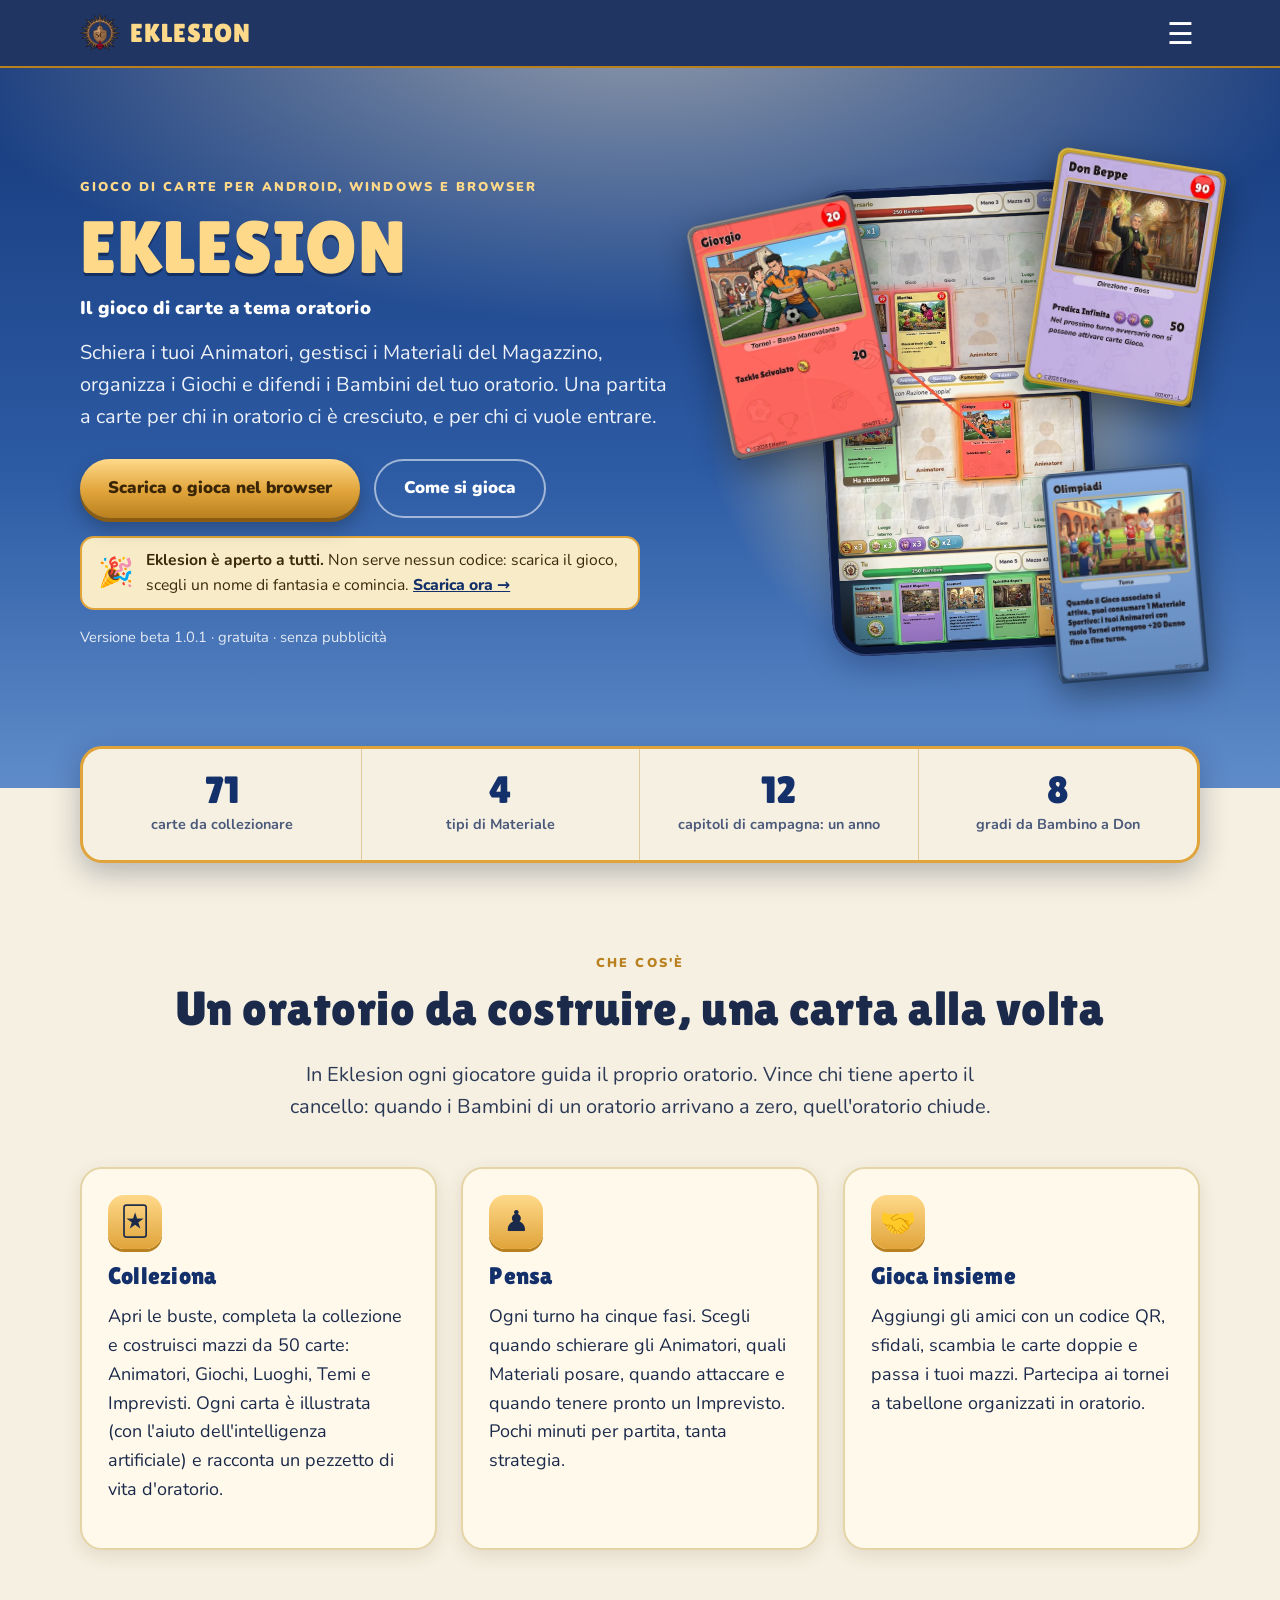
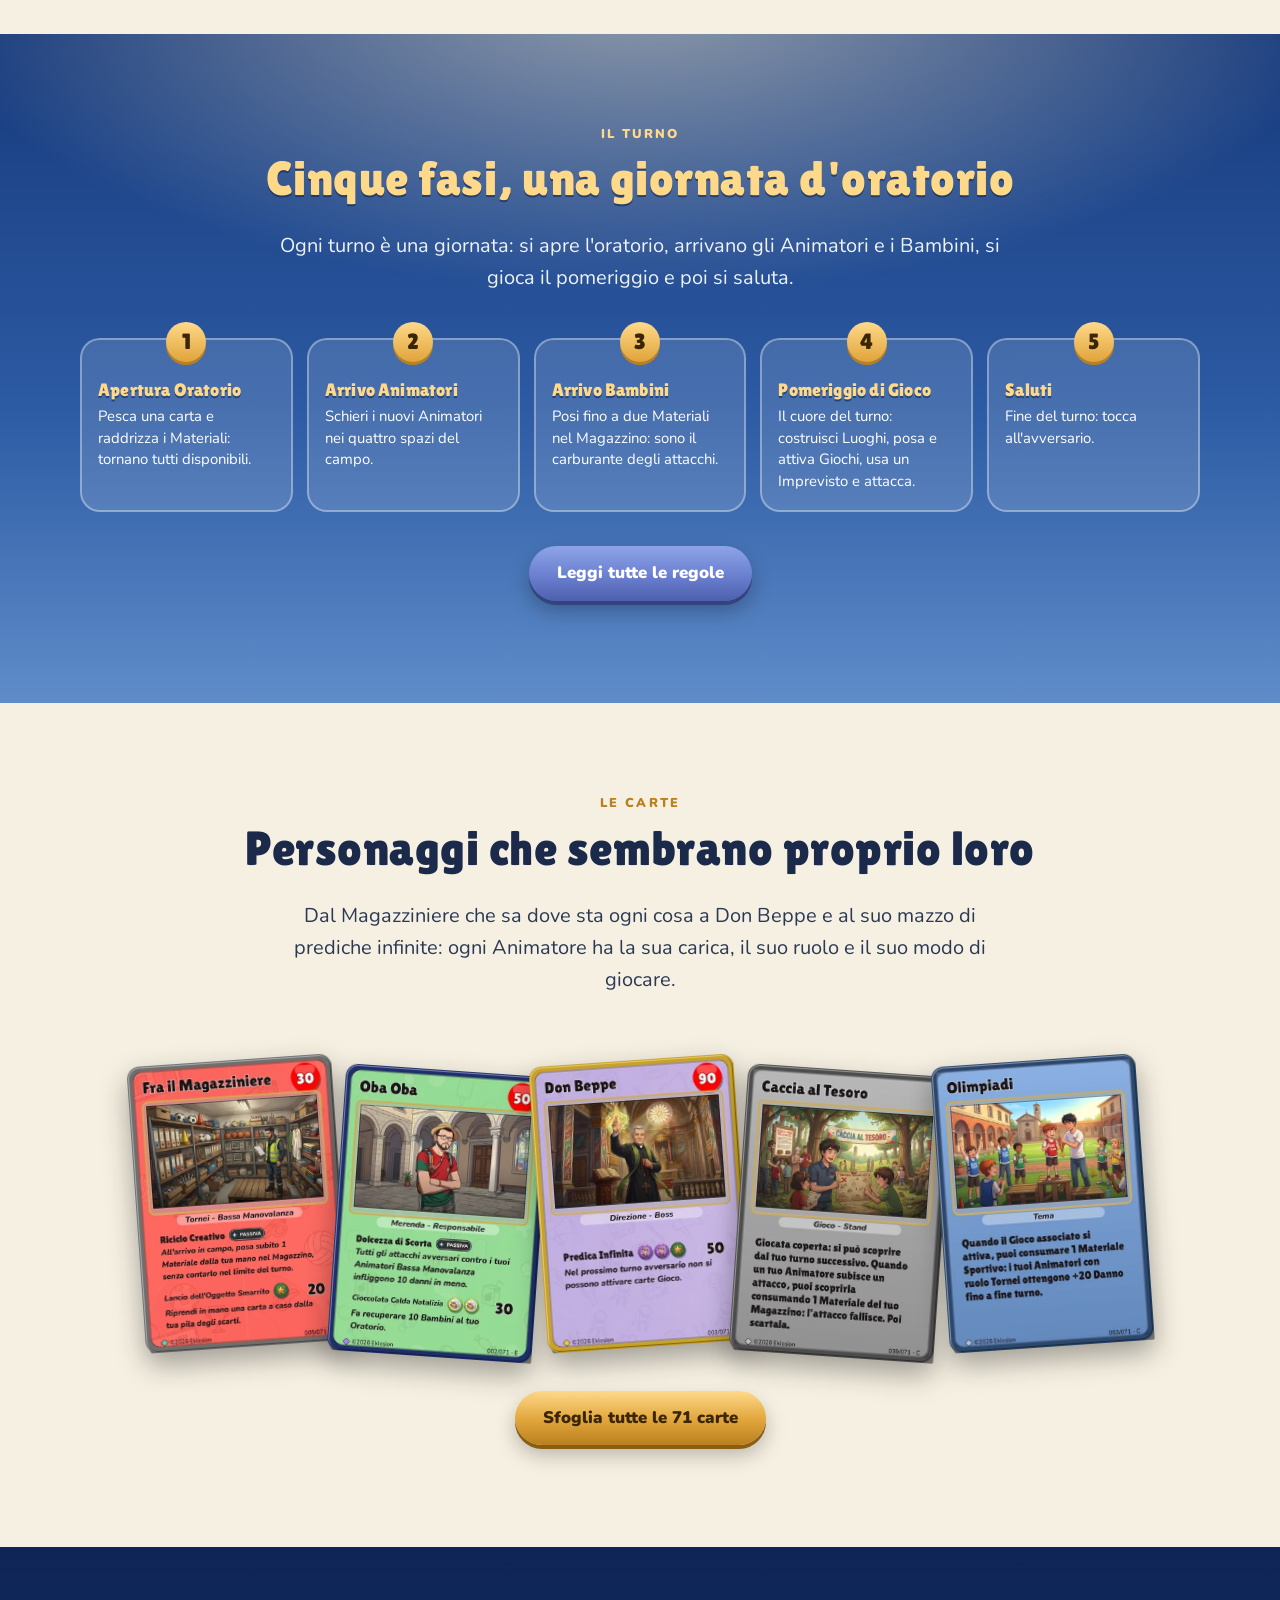
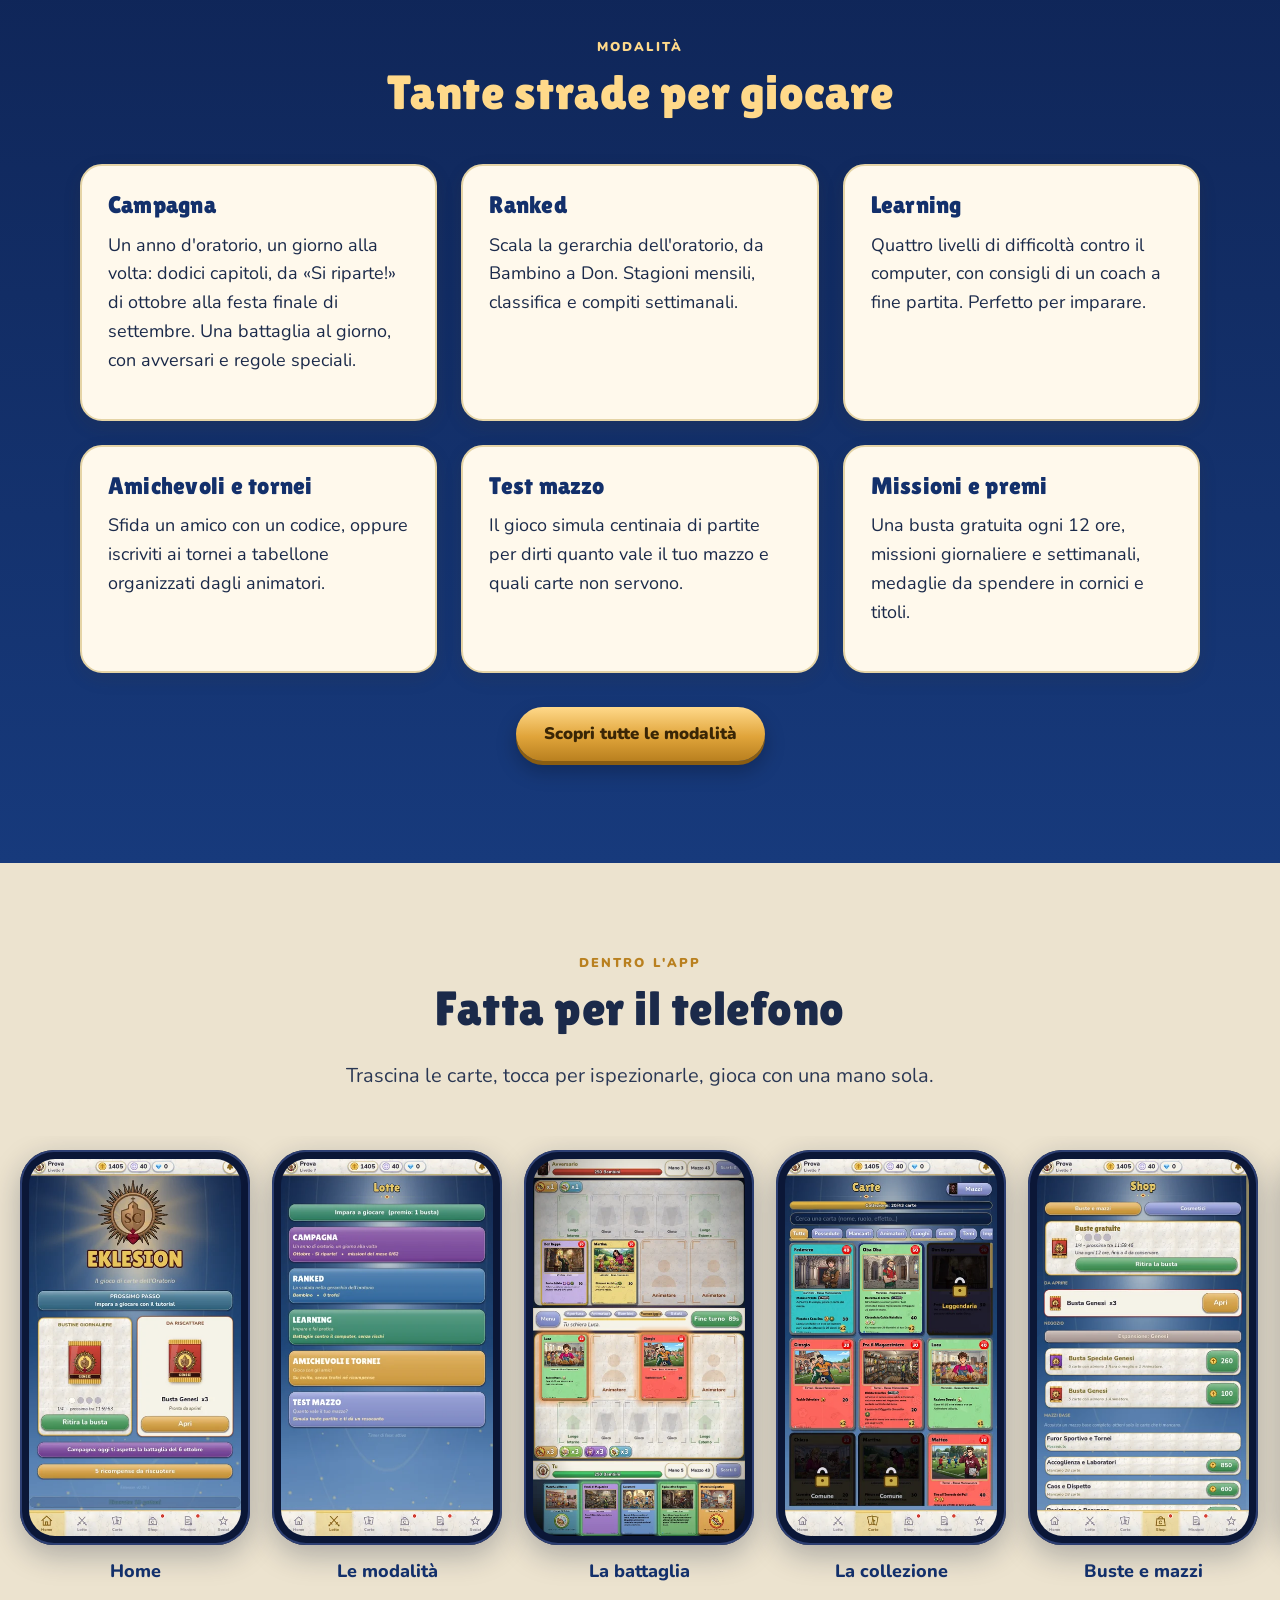
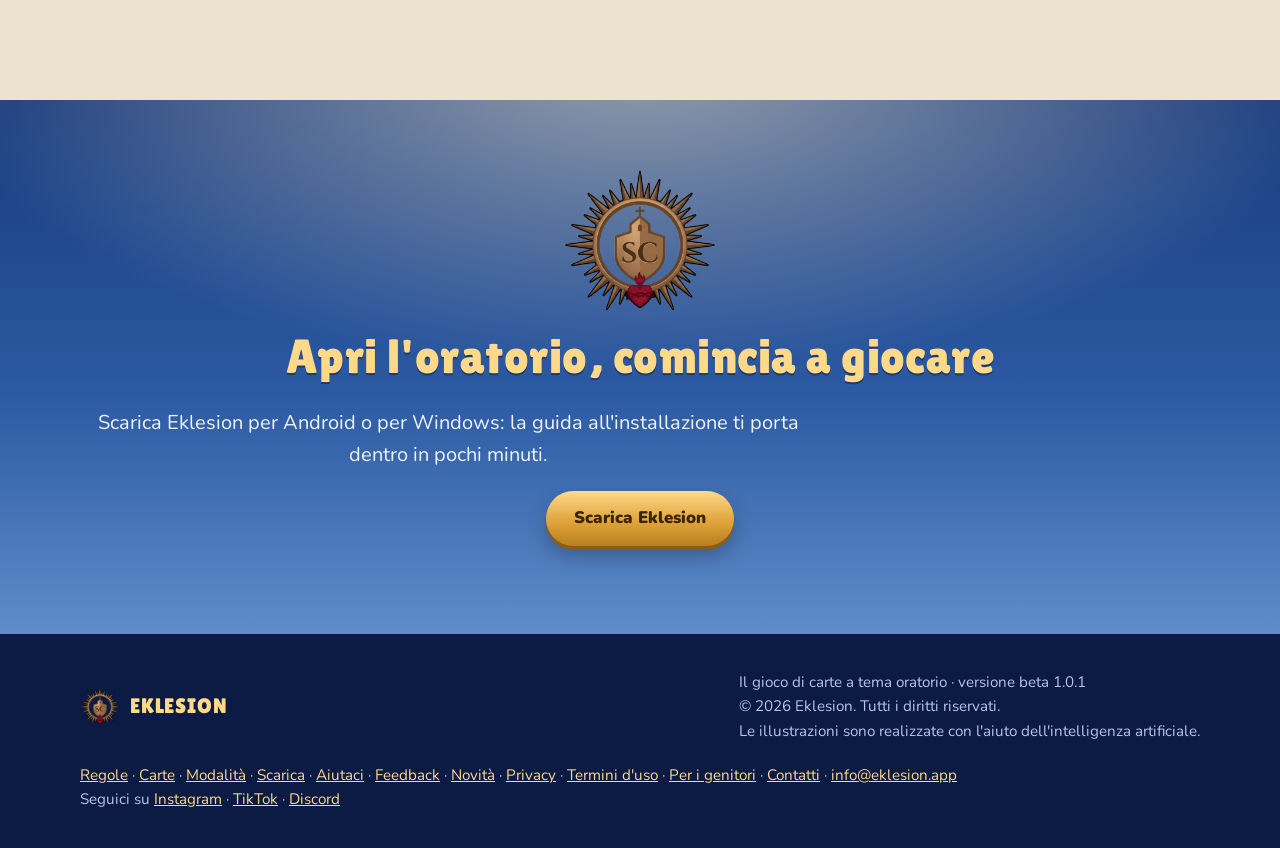
<file: index.html>
<!doctype html>
<html lang="it">
<head>
<meta charset="utf-8">
<meta name="viewport" content="width=device-width, initial-scale=1">
<title>Eklesion - Il gioco di carte a tema oratorio</title>
<meta name="description" content="Eklesion è il gioco di carte collezionabili per smartphone ambientato in oratorio: schiera Animatori, gestisci i Materiali, organizza i Giochi e proteggi i Bambini.">
<meta name="theme-color" content="#0f2557">
<!-- meta:inizio -->
<link rel="canonical" href="https://eklesion.app/">
<meta property="og:type" content="website">
<meta property="og:site_name" content="Eklesion">
<meta property="og:locale" content="it_IT">
<meta property="og:url" content="https://eklesion.app/">
<meta property="og:title" content="Eklesion - Il gioco di carte a tema oratorio">
<meta property="og:description" content="Eklesion è il gioco di carte collezionabili per smartphone ambientato in oratorio: schiera Animatori, gestisci i Materiali, organizza i Giochi e proteggi i Bambini.">
<meta property="og:image" content="https://eklesion.app/img/social.jpg">
<meta property="og:image:type" content="image/jpeg">
<meta property="og:image:width" content="1200">
<meta property="og:image:height" content="630">
<meta property="og:image:alt" content="Eklesion, il gioco di carte dell'Oratorio: una battaglia sul telefono e due carte">
<meta name="twitter:card" content="summary_large_image">
<meta name="twitter:title" content="Eklesion - Il gioco di carte a tema oratorio">
<meta name="twitter:description" content="Eklesion è il gioco di carte collezionabili per smartphone ambientato in oratorio: schiera Animatori, gestisci i Materiali, organizza i Giochi e proteggi i Bambini.">
<meta name="twitter:image" content="https://eklesion.app/img/social.jpg">
<link rel="apple-touch-icon" href="https://eklesion.app/img/apple-touch-icon.png">
<!-- meta:fine -->
<link rel="icon" href="img/favicon.png">
<link rel="stylesheet" href="css/style.css">
<script src="js/site.js" defer></script>
</head>
<body>
<div id="nav"></div>

<section class="sky hero">
  <div class="wrap">
    <div>
      <span class="eyebrow">Gioco di carte per Android, Windows e browser</span>
      <h1>EKLESION<small>Il gioco di carte a tema oratorio</small></h1>
      <p class="lead">Schiera i tuoi Animatori, gestisci i Materiali del Magazzino, organizza i Giochi e difendi i Bambini del tuo oratorio. Una partita a carte per chi in oratorio ci è cresciuto, e per chi ci vuole entrare.</p>
      <div class="cta">
        <a class="btn" href="scarica.html">Scarica o gioca nel browser</a>
        <a class="btn line" href="come-si-gioca.html">Come si gioca</a>
      </div>
      <div class="invito-mini"><span class="k">🎉</span><span><b>Eklesion è aperto a tutti.</b> Non serve nessun codice: scarica il gioco, scegli un nome di fantasia e comincia. <a href="scarica.html">Scarica ora →</a></span></div>
      <p class="note">Versione beta <span data-versione>1.0.1</span> · gratuita · senza pubblicità</p>
    </div>
    <div class="hero-art">
      <div class="halo"></div>
      <img class="fc a" src="img/carte/giorgio.webp" alt="Carta Giorgio">
      <div class="phone"><img src="img/app/battaglia.webp" alt="Una battaglia in Eklesion" width="420" height="747"></div>
      <img class="fc b" src="img/carte/donbeppe.webp" alt="Carta Don Beppe">
      <img class="fc c" src="img/carte/olimpiadi.webp" alt="Carta Olimpiadi">
    </div>
  </div>
</section>

<section class="stats">
  <div class="wrap"><ul>
    <li><b>71</b><span>carte da collezionare</span></li>
    <li><b>4</b><span>tipi di Materiale</span></li>
    <li><b>12</b><span>capitoli di campagna: un anno</span></li>
    <li><b>8</b><span>gradi da Bambino a Don</span></li>
  </ul></div>
</section>

<section class="paper">
  <div class="wrap">
    <div class="sect-head center rise">
      <span class="eyebrow">Che cos'è</span>
      <h2>Un oratorio da costruire, una carta alla volta</h2>
      <p class="lead">In Eklesion ogni giocatore guida il proprio oratorio. Vince chi tiene aperto il cancello: quando i Bambini di un oratorio arrivano a zero, quell'oratorio chiude.</p>
    </div>
    <div class="cols c3">
      <div class="card-box rise"><div class="ico">🃏</div><h3>Colleziona</h3><p>Apri le buste, completa la collezione e costruisci mazzi da 50 carte: Animatori, Giochi, Luoghi, Temi e Imprevisti. Ogni carta è illustrata (con l'aiuto dell'intelligenza artificiale) e racconta un pezzetto di vita d'oratorio.</p></div>
      <div class="card-box rise"><div class="ico">♟️</div><h3>Pensa</h3><p>Ogni turno ha cinque fasi. Scegli quando schierare gli Animatori, quali Materiali posare, quando attaccare e quando tenere pronto un Imprevisto. Pochi minuti per partita, tanta strategia.</p></div>
      <div class="card-box rise"><div class="ico">🤝</div><h3>Gioca insieme</h3><p>Aggiungi gli amici con un codice QR, sfidali, scambia le carte doppie e passa i tuoi mazzi. Partecipa ai tornei a tabellone organizzati in oratorio.</p></div>
    </div>
  </div>
</section>

<section class="sky">
  <div class="wrap">
    <div class="sect-head center rise">
      <span class="eyebrow">Il turno</span>
      <h2>Cinque fasi, una giornata d'oratorio</h2>
      <p class="lead">Ogni turno è una giornata: si apre l'oratorio, arrivano gli Animatori e i Bambini, si gioca il pomeriggio e poi si saluta.</p>
    </div>
    <ol class="phases rise">
      <li><h3>Apertura Oratorio</h3><p>Pesca una carta e raddrizza i Materiali: tornano tutti disponibili.</p></li>
      <li><h3>Arrivo Animatori</h3><p>Schieri i nuovi Animatori nei quattro spazi del campo.</p></li>
      <li><h3>Arrivo Bambini</h3><p>Posi fino a due Materiali nel Magazzino: sono il carburante degli attacchi.</p></li>
      <li><h3>Pomeriggio di Gioco</h3><p>Il cuore del turno: costruisci Luoghi, posa e attiva Giochi, usa un Imprevisto e attacca.</p></li>
      <li><h3>Saluti</h3><p>Fine del turno: tocca all'avversario.</p></li>
    </ol>
    <p class="center" style="margin-top:34px"><a class="btn alt" href="come-si-gioca.html">Leggi tutte le regole</a></p>
  </div>
</section>

<section class="paper">
  <div class="wrap">
    <div class="sect-head center rise">
      <span class="eyebrow">Le carte</span>
      <h2>Personaggi che sembrano proprio loro</h2>
      <p class="lead">Dal Magazziniere che sa dove sta ogni cosa a Don Beppe e al suo mazzo di prediche infinite: ogni Animatore ha la sua carica, il suo ruolo e il suo modo di giocare.</p>
    </div>
    <div class="fan rise">
      <img src="img/carte/fra.webp" alt="Fra il Magazziniere" loading="lazy">
      <img src="img/carte/obaoba.webp" alt="Oba Oba" loading="lazy">
      <img src="img/carte/donbeppe.webp" alt="Don Beppe" loading="lazy">
      <img src="img/carte/cacciatesoro.webp" alt="Caccia al Tesoro" loading="lazy">
      <img src="img/carte/olimpiadi.webp" alt="Olimpiadi" loading="lazy">
    </div>
    <p class="center" style="margin-top:34px"><a class="btn" href="carte.html">Sfoglia tutte le 71 carte</a></p>
  </div>
</section>

<section class="deep">
  <div class="wrap">
    <div class="sect-head center rise">
      <span class="eyebrow">Modalità</span>
      <h2>Tante strade per giocare</h2>
    </div>
    <div class="cols c3">
      <div class="card-box rise"><h3>Campagna</h3><p>Un anno d'oratorio, un giorno alla volta: dodici capitoli, da «Si riparte!» di ottobre alla festa finale di settembre. Una battaglia al giorno, con avversari e regole speciali.</p></div>
      <div class="card-box rise"><h3>Ranked</h3><p>Scala la gerarchia dell'oratorio, da Bambino a Don. Stagioni mensili, classifica e compiti settimanali.</p></div>
      <div class="card-box rise"><h3>Learning</h3><p>Quattro livelli di difficoltà contro il computer, con consigli di un coach a fine partita. Perfetto per imparare.</p></div>
      <div class="card-box rise"><h3>Amichevoli e tornei</h3><p>Sfida un amico con un codice, oppure iscriviti ai tornei a tabellone organizzati dagli animatori.</p></div>
      <div class="card-box rise"><h3>Test mazzo</h3><p>Il gioco simula centinaia di partite per dirti quanto vale il tuo mazzo e quali carte non servono.</p></div>
      <div class="card-box rise"><h3>Missioni e premi</h3><p>Una busta gratuita ogni 12 ore, missioni giornaliere e settimanali, medaglie da spendere in cornici e titoli.</p></div>
    </div>
    <p class="center" style="margin-top:34px"><a class="btn" href="modalita.html">Scopri tutte le modalità</a></p>
  </div>
</section>

<section class="paper2">
  <div class="wrap">
    <div class="sect-head center rise">
      <span class="eyebrow">Dentro l'app</span>
      <h2>Fatta per il telefono</h2>
      <p class="lead">Trascina le carte, tocca per ispezionarle, gioca con una mano sola.</p>
    </div>
  </div>
  <div class="shots rise">
    <figure><div class="phone"><img src="img/app/home.webp" alt="Home" loading="lazy" width="420" height="747"></div><figcaption style="color:var(--navy-2)">Home</figcaption></figure>
    <figure><div class="phone"><img src="img/app/lotte.webp" alt="Lotte" loading="lazy" width="420" height="747"></div><figcaption style="color:var(--navy-2)">Le modalità</figcaption></figure>
    <figure><div class="phone"><img src="img/app/materiali.webp" alt="Battaglia" loading="lazy" width="420" height="747"></div><figcaption style="color:var(--navy-2)">La battaglia</figcaption></figure>
    <figure><div class="phone"><img src="img/app/carte.webp" alt="Collezione" loading="lazy" width="420" height="747"></div><figcaption style="color:var(--navy-2)">La collezione</figcaption></figure>
    <figure><div class="phone"><img src="img/app/shop.webp" alt="Shop" loading="lazy" width="420" height="747"></div><figcaption style="color:var(--navy-2)">Buste e mazzi</figcaption></figure>
    <figure><div class="phone"><img src="img/app/social.webp" alt="Social" loading="lazy" width="420" height="747"></div><figcaption style="color:var(--navy-2)">Amici e QR</figcaption></figure>
    <figure><div class="phone"><img src="img/app/ranked.webp" alt="Ranked" loading="lazy" width="420" height="747"></div><figcaption style="color:var(--navy-2)">Ranked</figcaption></figure>
  </div>
</section>

<section class="sky cta-band">
  <div class="wrap rise">
    <img src="img/emblema.png" alt="" width="150" height="150" style="margin:0 auto 10px">
    <h2>Apri l'oratorio, comincia a giocare</h2>
    <p class="lead">Scarica Eklesion per Android o per Windows: la guida all'installazione ti porta dentro in pochi minuti.</p>
    <p><a class="btn" href="scarica.html">Scarica Eklesion</a></p>
  </div>
</section>

<div id="foot"></div>
</body>
</html>
</file>
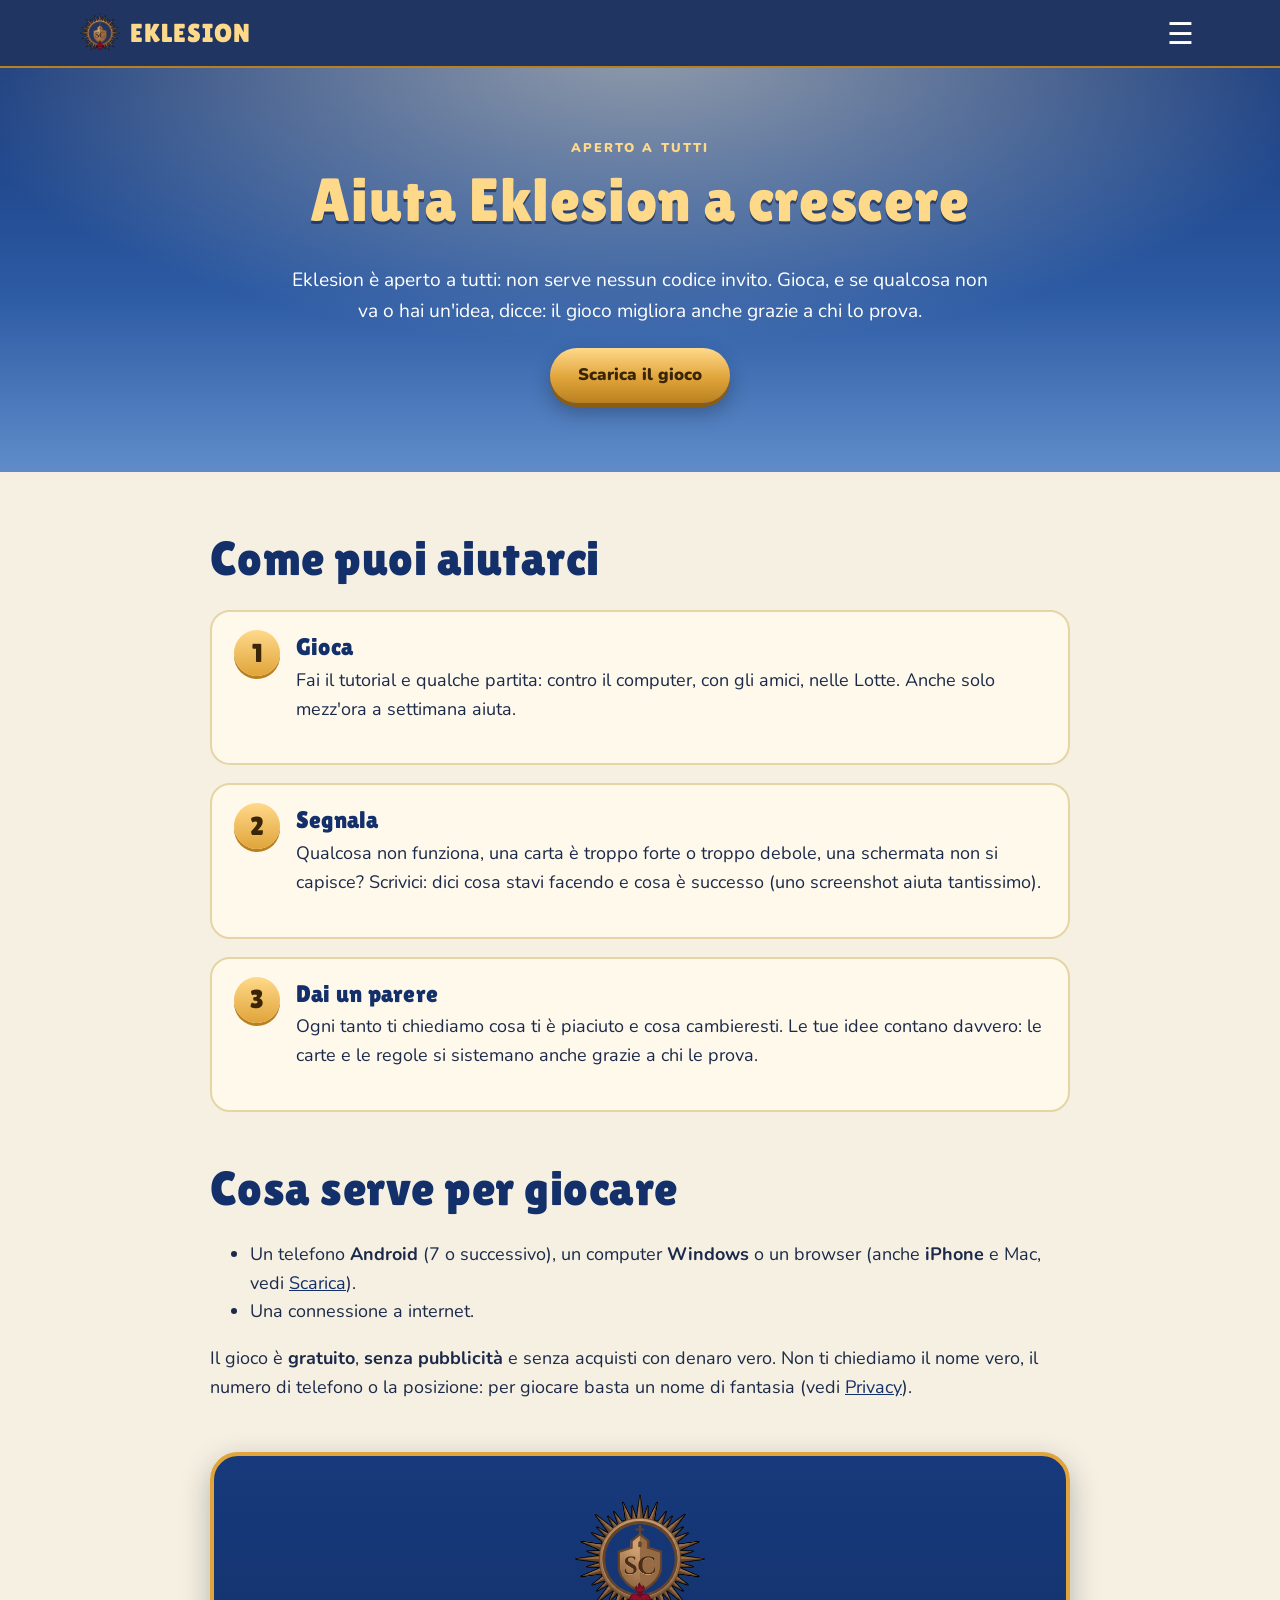
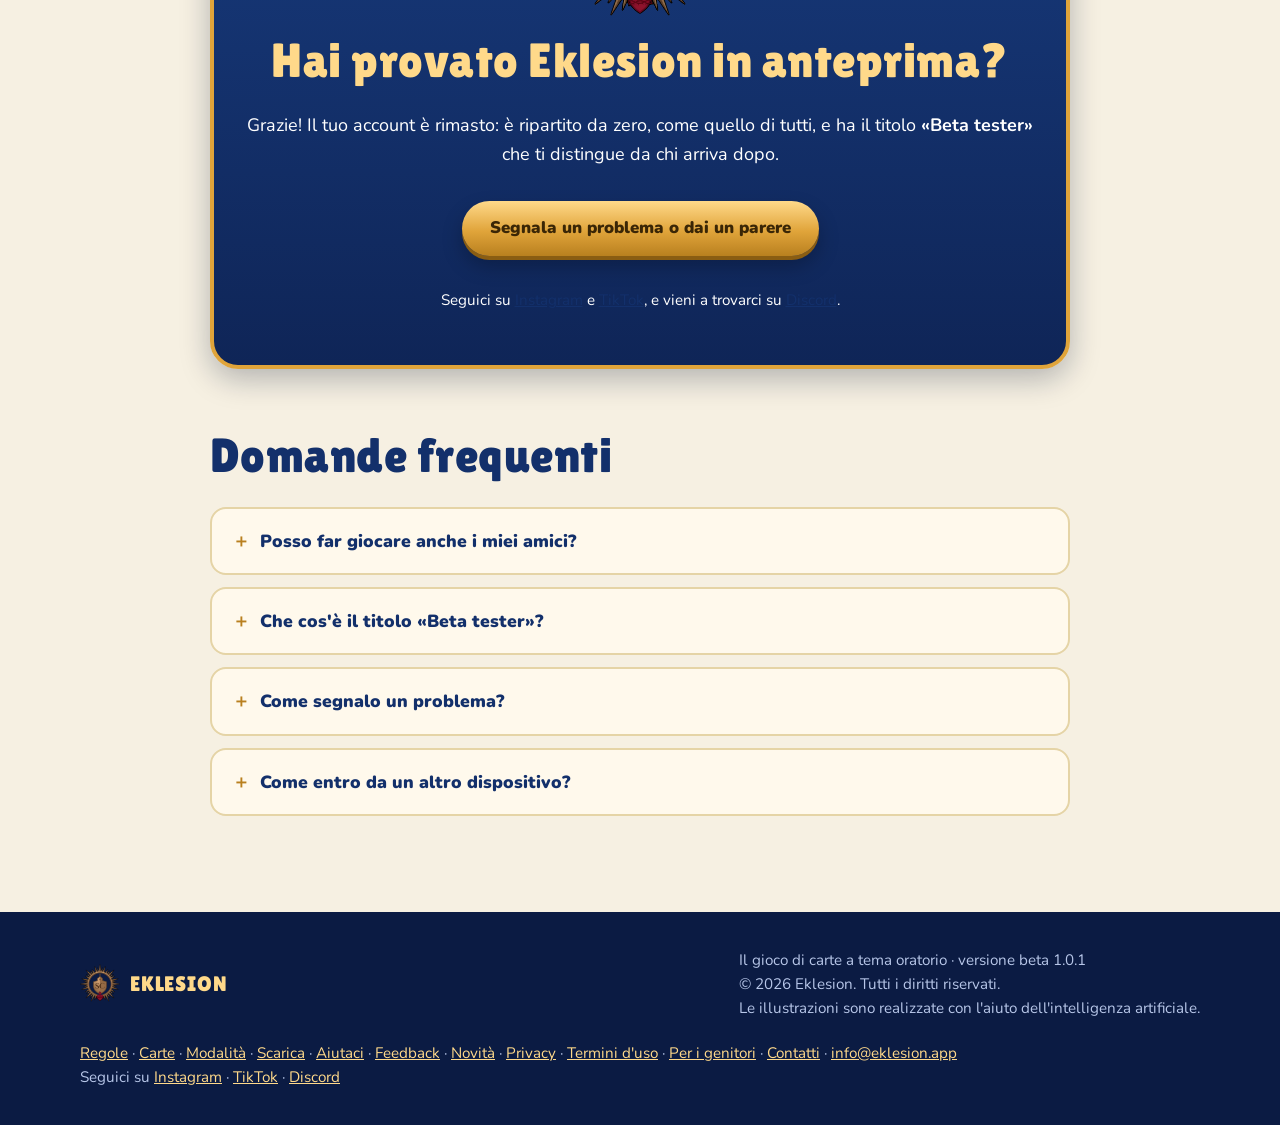
<file: beta.html>
<!doctype html>
<html lang="it">
<head>
<meta charset="utf-8">
<meta name="viewport" content="width=device-width, initial-scale=1">
<title>Aiuta Eklesion a crescere</title>
<meta name="description" content="Eklesion è aperto a tutti, senza codice invito. Gioca, segnala cosa non va e dai il tuo parere: ci aiuti a far crescere il gioco di carte a tema oratorio. Gratuito, senza pubblicità.">
<meta name="theme-color" content="#0f2557">
<!-- meta:inizio -->
<link rel="canonical" href="https://eklesion.app/beta">
<meta property="og:type" content="website">
<meta property="og:site_name" content="Eklesion">
<meta property="og:locale" content="it_IT">
<meta property="og:url" content="https://eklesion.app/beta">
<meta property="og:title" content="Aiuta Eklesion a crescere">
<meta property="og:description" content="Eklesion è aperto a tutti, senza codice invito. Gioca, segnala cosa non va e dai il tuo parere: ci aiuti a far crescere il gioco di carte a tema oratorio. Gratuito, senza pubblicità.">
<meta property="og:image" content="https://eklesion.app/img/social.jpg">
<meta property="og:image:type" content="image/jpeg">
<meta property="og:image:width" content="1200">
<meta property="og:image:height" content="630">
<meta property="og:image:alt" content="Eklesion, il gioco di carte dell'Oratorio: una battaglia sul telefono e due carte">
<meta name="twitter:card" content="summary_large_image">
<meta name="twitter:title" content="Aiuta Eklesion a crescere">
<meta name="twitter:description" content="Eklesion è aperto a tutti, senza codice invito. Gioca, segnala cosa non va e dai il tuo parere: ci aiuti a far crescere il gioco di carte a tema oratorio. Gratuito, senza pubblicità.">
<meta name="twitter:image" content="https://eklesion.app/img/social.jpg">
<link rel="apple-touch-icon" href="https://eklesion.app/img/apple-touch-icon.png">
<!-- meta:fine -->
<link rel="icon" href="img/favicon.png">
<link rel="stylesheet" href="css/style.css">
<script src="js/site.js" defer></script>
</head>
<body>
<div id="nav"></div>

<section class="sky page-head">
  <div class="wrap">
    <span class="eyebrow">Aperto a tutti</span>
    <h1>Aiuta Eklesion a crescere</h1>
    <p>Eklesion è aperto a tutti: non serve nessun codice invito. Gioca, e se qualcosa non va o hai un'idea, dicce: il gioco migliora anche grazie a chi lo prova.</p>
    <p style="margin-top:22px"><a class="btn" href="scarica.html">Scarica il gioco</a></p>
  </div>
</section>

<section class="paper" style="padding-top:60px">
  <div class="wrap" style="max-width:860px">

    <h2 style="color:var(--navy-2)">Come puoi aiutarci</h2>
    <ol class="steps">
      <li class="rise"><h3>Gioca</h3><p>Fai il tutorial e qualche partita: contro il computer, con gli amici, nelle Lotte. Anche solo mezz'ora a settimana aiuta.</p></li>
      <li class="rise"><h3>Segnala</h3><p>Qualcosa non funziona, una carta è troppo forte o troppo debole, una schermata non si capisce? Scrivici: dici cosa stavi facendo e cosa è successo (uno screenshot aiuta tantissimo).</p></li>
      <li class="rise"><h3>Dai un parere</h3><p>Ogni tanto ti chiediamo cosa ti è piaciuto e cosa cambieresti. Le tue idee contano davvero: le carte e le regole si sistemano anche grazie a chi le prova.</p></li>
    </ol>

    <h2 style="margin-top:50px;color:var(--navy-2)">Cosa serve per giocare</h2>
    <ul>
      <li>Un telefono <b>Android</b> (7 o successivo), un computer <b>Windows</b> o un browser (anche <b>iPhone</b> e Mac, vedi <a href="scarica.html">Scarica</a>).</li>
      <li>Una connessione a internet.</li>
    </ul>
    <p>Il gioco è <b>gratuito</b>, <b>senza pubblicità</b> e senza acquisti con denaro vero. Non ti chiediamo il nome vero, il numero di telefono o la posizione: per giocare basta un nome di fantasia (vedi <a href="privacy.html">Privacy</a>).</p>

    <div class="dl rise" style="margin-top:50px">
      <img src="img/emblema.png" alt="" width="130" height="130">
      <h2>Hai provato Eklesion in anteprima?</h2>
      <p>Grazie! Il tuo account è rimasto: è ripartito da zero, come quello di tutti, e ha il titolo <b>«Beta tester»</b> che ti distingue da chi arriva dopo.</p>
      <p style="margin-top:14px"><a class="btn" href="feedback.html">Segnala un problema o dai un parere</a></p>
      <p style="font-size:.95rem;margin-top:14px">Seguici su <a href="https://www.instagram.com/eklesion.app/" target="_blank" rel="noopener">Instagram</a> e <a href="https://www.tiktok.com/@eklesion.app" target="_blank" rel="noopener">TikTok</a>, e vieni a trovarci su <a href="https://discord.gg/8qB5UhDKrJ" target="_blank" rel="noopener">Discord</a>.</p>
    </div>

    <h2 style="margin-top:60px;color:var(--navy-2)">Domande frequenti</h2>
    <details><summary>Posso far giocare anche i miei amici?</summary><div>Certo: basta che scarichino il gioco, non serve nessun codice. Poi vi aggiungete tra amici con il codice QR e potete sfidarvi.</div></details>
    <details><summary>Che cos'è il titolo «Beta tester»?</summary><div>È il titolo di chi ha provato Eklesion prima dell'apertura del 10 novembre 2026. Resta per sempre sul tuo profilo e dà diritto a regali riservati.</div></details>
    <details><summary>Come segnalo un problema?</summary><div>Usa la pagina <a href="feedback.html">Feedback</a> (o scrivi a <a href="mailto:info@eklesion.app?subject=Segnalazione%20Eklesion">info@eklesion.app</a>). Racconta cosa stavi facendo e cosa è successo; se puoi, aggiungi uno screenshot e il modello del telefono.</div></details>
    <details><summary>Come entro da un altro dispositivo?</summary><div>Collega la tua email da Profilo › Sicurezza (<b>Eklesion ID</b>): poi da qualunque dispositivo entri con l'email e un codice a 6 cifre. In alternativa usa ID e codice di recupero.</div></details>
  </div>
</section>

<div id="foot"></div>
</body>
</html>
</file>
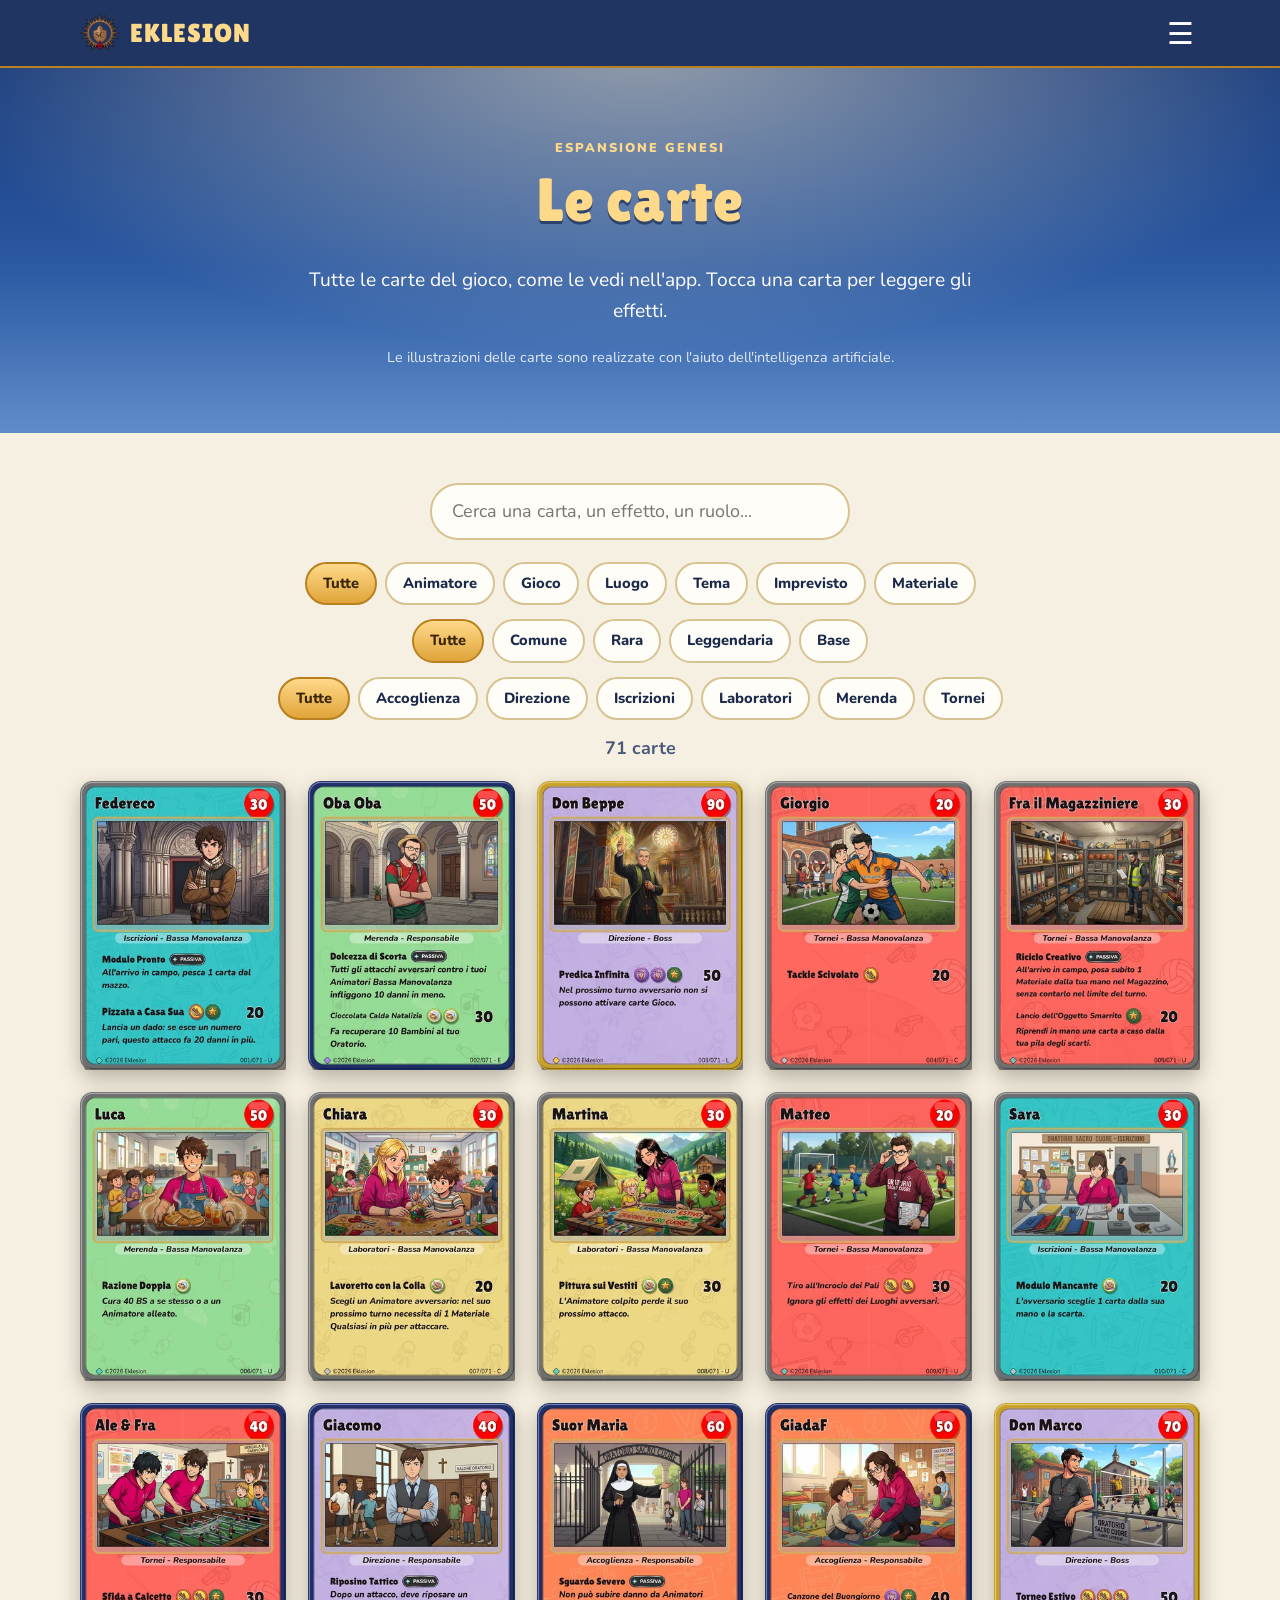
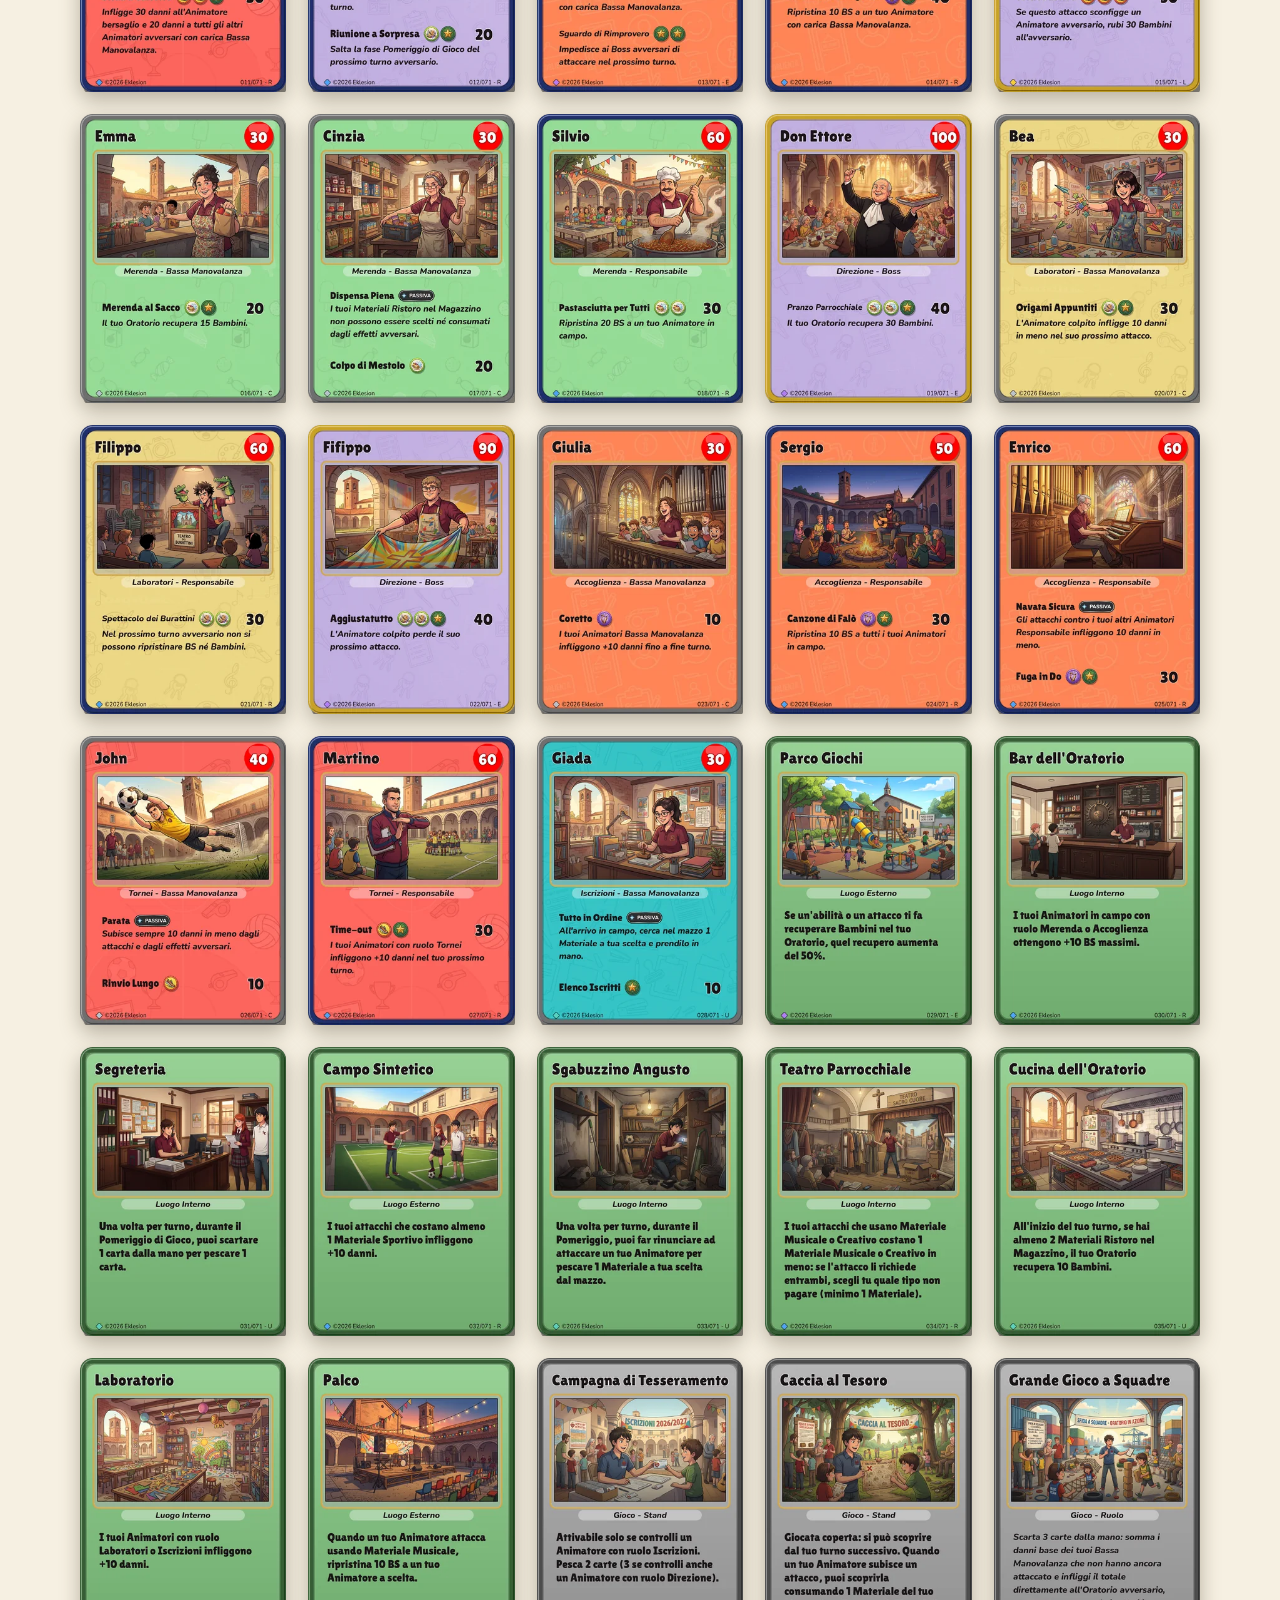
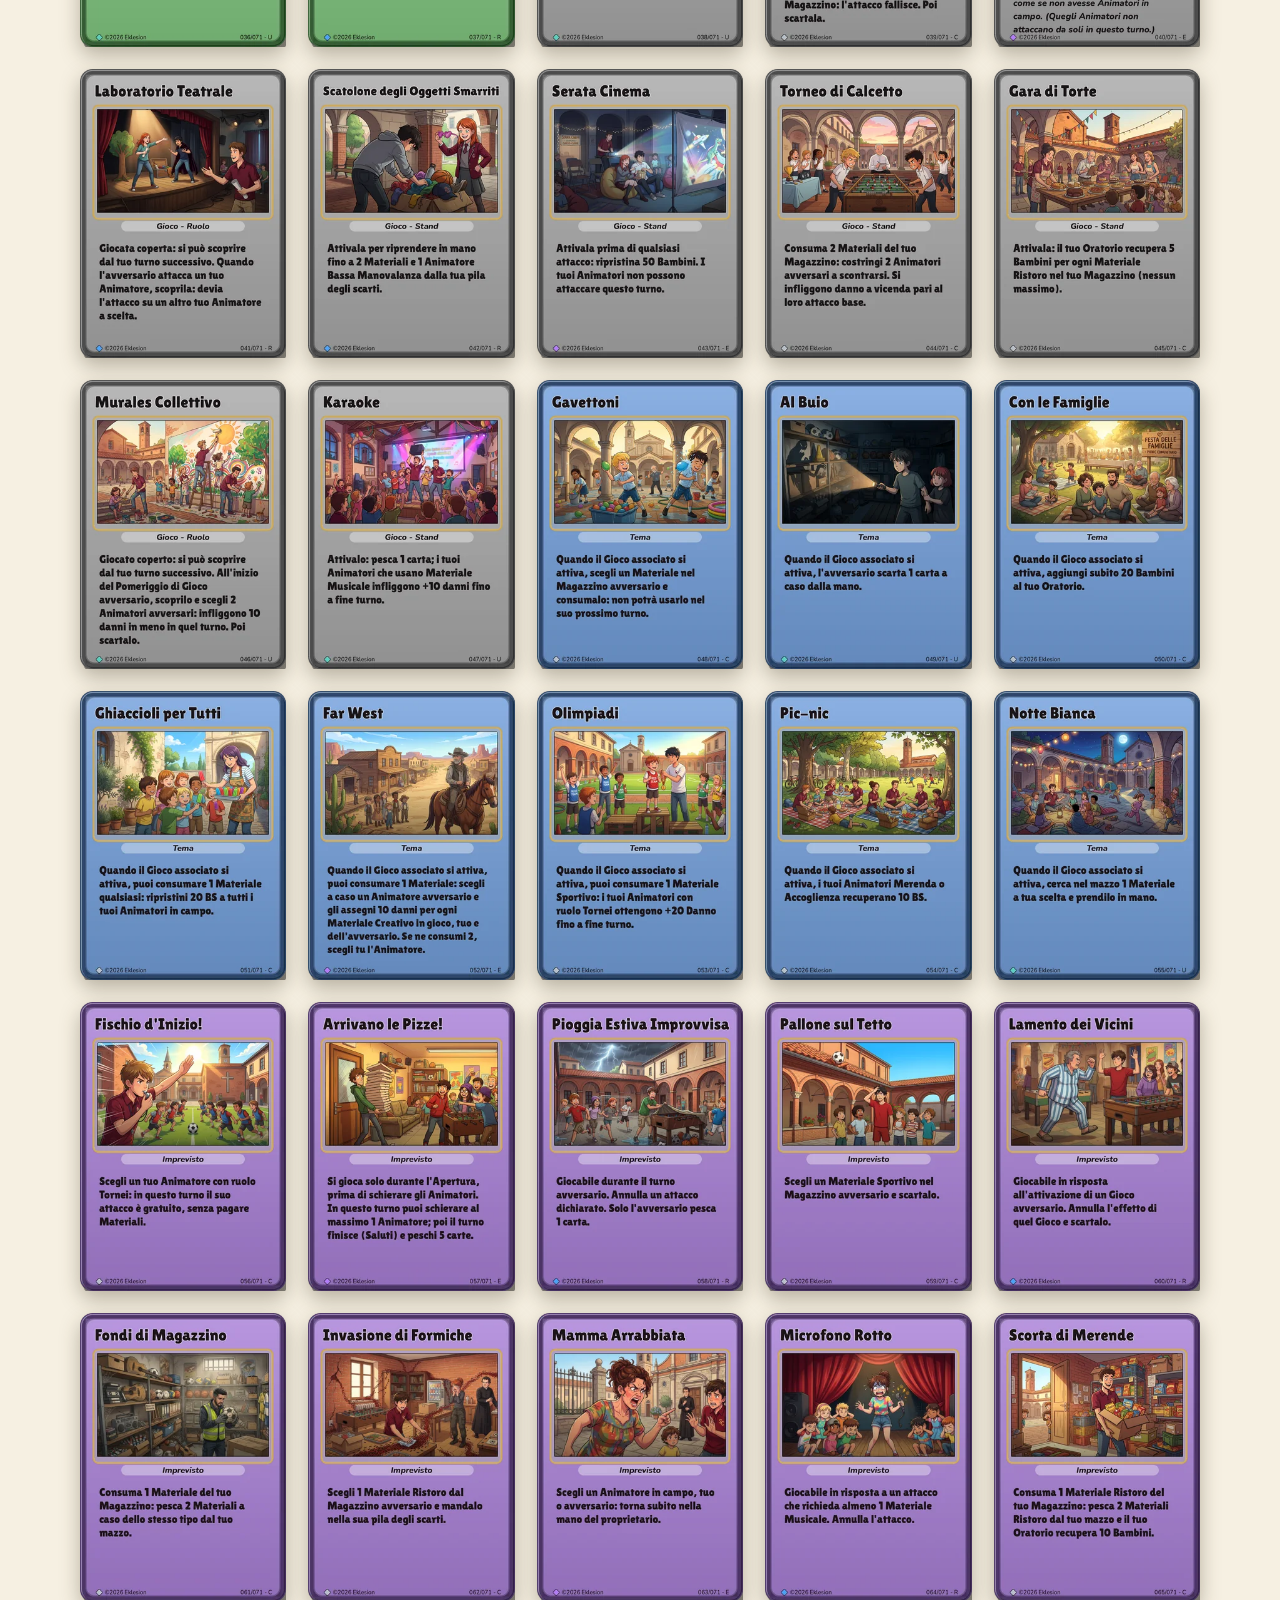
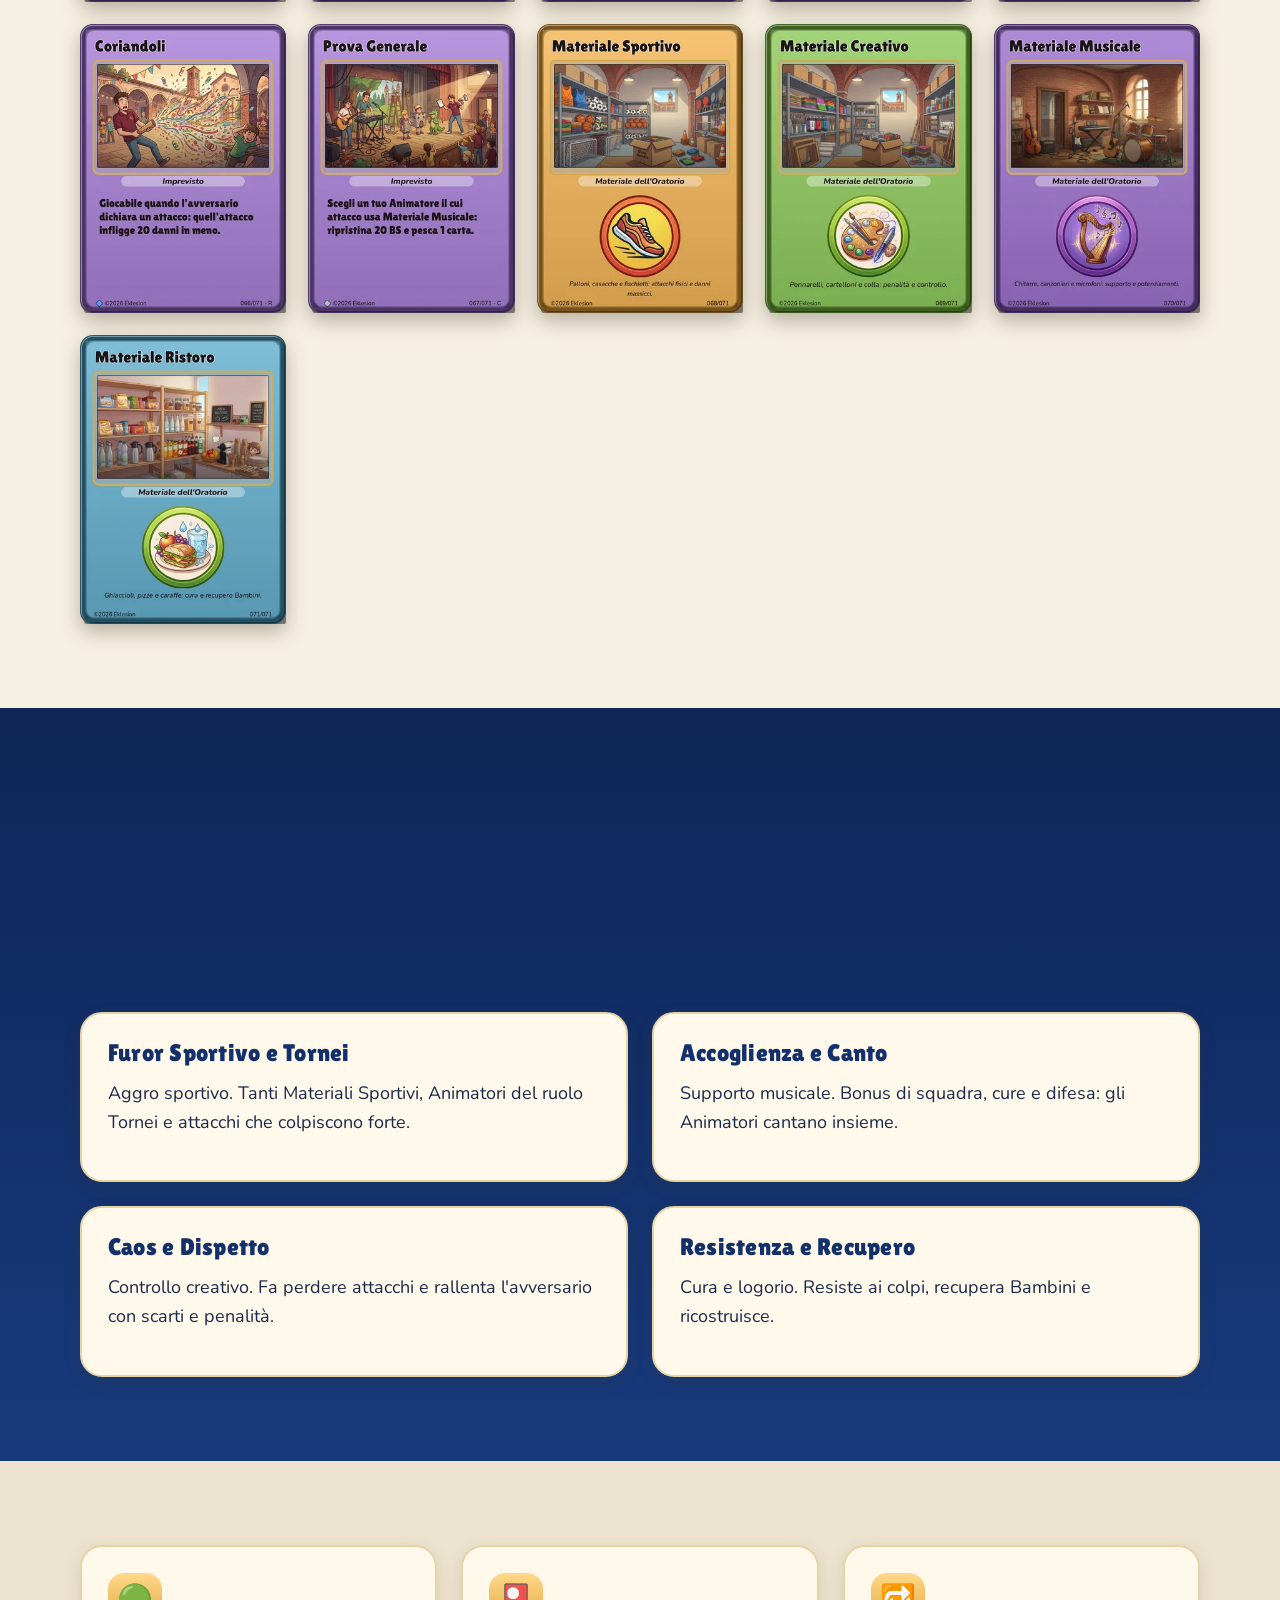
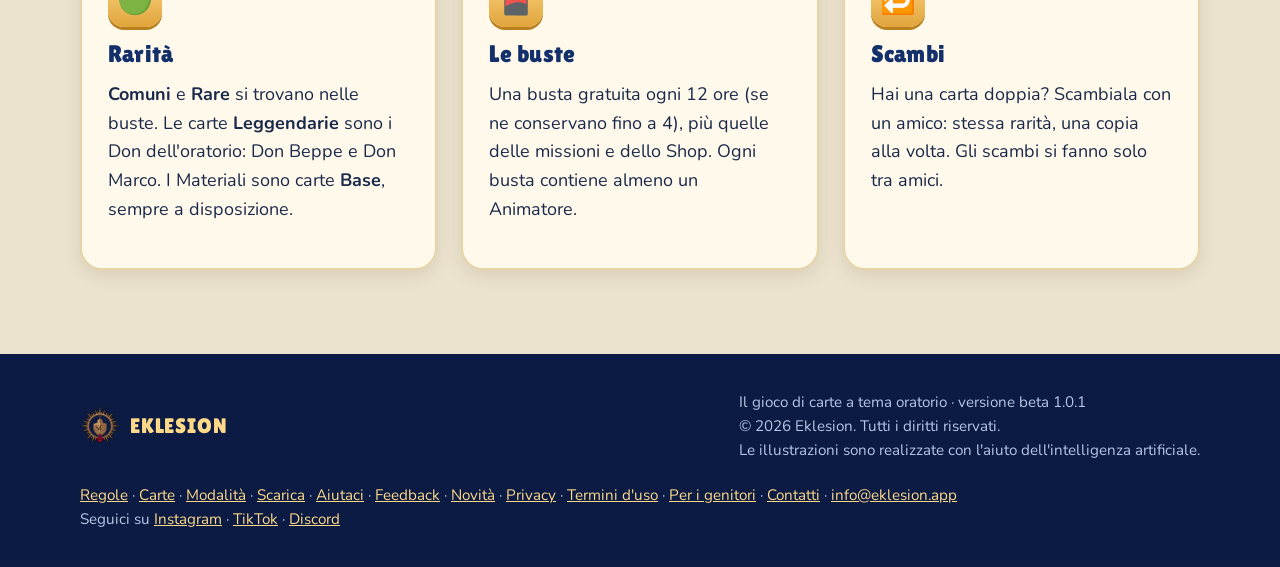
<file: carte.html>
<!doctype html>
<html lang="it">
<head>
<meta charset="utf-8">
<meta name="viewport" content="width=device-width, initial-scale=1">
<title>Le carte - Eklesion</title>
<meta name="description" content="Tutte le carte di Eklesion: Animatori, Giochi, Luoghi, Temi, Imprevisti e Materiali. Filtra per tipo, rarità e ruolo, leggi gli effetti.">
<meta name="theme-color" content="#0f2557">
<!-- meta:inizio -->
<link rel="canonical" href="https://eklesion.app/carte">
<meta property="og:type" content="website">
<meta property="og:site_name" content="Eklesion">
<meta property="og:locale" content="it_IT">
<meta property="og:url" content="https://eklesion.app/carte">
<meta property="og:title" content="Le carte - Eklesion">
<meta property="og:description" content="Tutte le carte di Eklesion: Animatori, Giochi, Luoghi, Temi, Imprevisti e Materiali. Filtra per tipo, rarità e ruolo, leggi gli effetti.">
<meta property="og:image" content="https://eklesion.app/img/social.jpg">
<meta property="og:image:type" content="image/jpeg">
<meta property="og:image:width" content="1200">
<meta property="og:image:height" content="630">
<meta property="og:image:alt" content="Eklesion, il gioco di carte dell'Oratorio: una battaglia sul telefono e due carte">
<meta name="twitter:card" content="summary_large_image">
<meta name="twitter:title" content="Le carte - Eklesion">
<meta name="twitter:description" content="Tutte le carte di Eklesion: Animatori, Giochi, Luoghi, Temi, Imprevisti e Materiali. Filtra per tipo, rarità e ruolo, leggi gli effetti.">
<meta name="twitter:image" content="https://eklesion.app/img/social.jpg">
<link rel="apple-touch-icon" href="https://eklesion.app/img/apple-touch-icon.png">
<!-- meta:fine -->
<link rel="icon" href="img/favicon.png">
<link rel="stylesheet" href="css/style.css">
<script src="js/site.js" defer></script>
<script src="js/dati.js" defer></script>
<script src="js/carte.js" defer></script>
</head>
<body>
<div id="nav"></div>

<section class="sky page-head">
  <div class="wrap">
    <span class="eyebrow">Espansione Genesi</span>
    <h1>Le carte</h1>
    <p>Tutte le carte del gioco, come le vedi nell'app. Tocca una carta per leggere gli effetti.</p>
    <p class="note-ia" style="font-size:.9rem;opacity:.85">Le illustrazioni delle carte sono realizzate con l'aiuto dell'intelligenza artificiale.</p>
  </div>
</section>

<section class="paper" style="padding-top:50px">
  <div class="wrap">
    <div class="tools"><input id="cerca" type="search" placeholder="Cerca una carta, un effetto, un ruolo..." aria-label="Cerca"></div>
    <div class="chips" id="f-tipo" aria-label="Tipo"></div>
    <div class="chips" id="f-rarita" aria-label="Rarità"></div>
    <div class="chips" id="f-ruolo" aria-label="Ruolo"></div>
    <div class="count" id="conta"></div>
    <div class="grid" id="grid"></div>
  </div>
</section>

<section class="deep">
  <div class="wrap">
    <div class="sect-head center rise">
      <span class="eyebrow">Per cominciare</span>
      <h2>Quattro mazzi già pronti</h2>
      <p class="lead">Nell'app scegli il tuo mazzo di partenza e puoi comprare gli altri nello Shop. Poi costruisci il tuo, a mano o in automatico.</p>
    </div>
    <div class="cols c2" id="mazzi"></div>
  </div>
</section>

<section class="paper2">
  <div class="wrap">
    <div class="cols c3">
      <div class="card-box"><div class="ico">🟢</div><h3>Rarità</h3><p><b>Comuni</b> e <b>Rare</b> si trovano nelle buste. Le carte <b>Leggendarie</b> sono i Don dell'oratorio: Don Beppe e Don Marco. I Materiali sono carte <b>Base</b>, sempre a disposizione.</p></div>
      <div class="card-box"><div class="ico">🎴</div><h3>Le buste</h3><p>Una busta gratuita ogni 12 ore (se ne conservano fino a 4), più quelle delle missioni e dello Shop. Ogni busta contiene almeno un Animatore.</p></div>
      <div class="card-box"><div class="ico">🔁</div><h3>Scambi</h3><p>Hai una carta doppia? Scambiala con un amico: stessa rarità, una copia alla volta. Gli scambi si fanno solo tra amici.</p></div>
    </div>
  </div>
</section>

<div class="modal" id="modal" role="dialog" aria-modal="true" aria-label="Dettaglio della carta"><div class="box"></div></div>
<div id="foot"></div>
<script>
  window.addEventListener("DOMContentLoaded", () => {
    const box = document.getElementById("mazzi");
    if (box && typeof MAZZI !== "undefined") box.innerHTML = MAZZI.map((m) => `<div class="card-box"><h3>${m.name}</h3><p>${m.desc}</p></div>`).join("");
  });
</script>
</body>
</html>
</file>
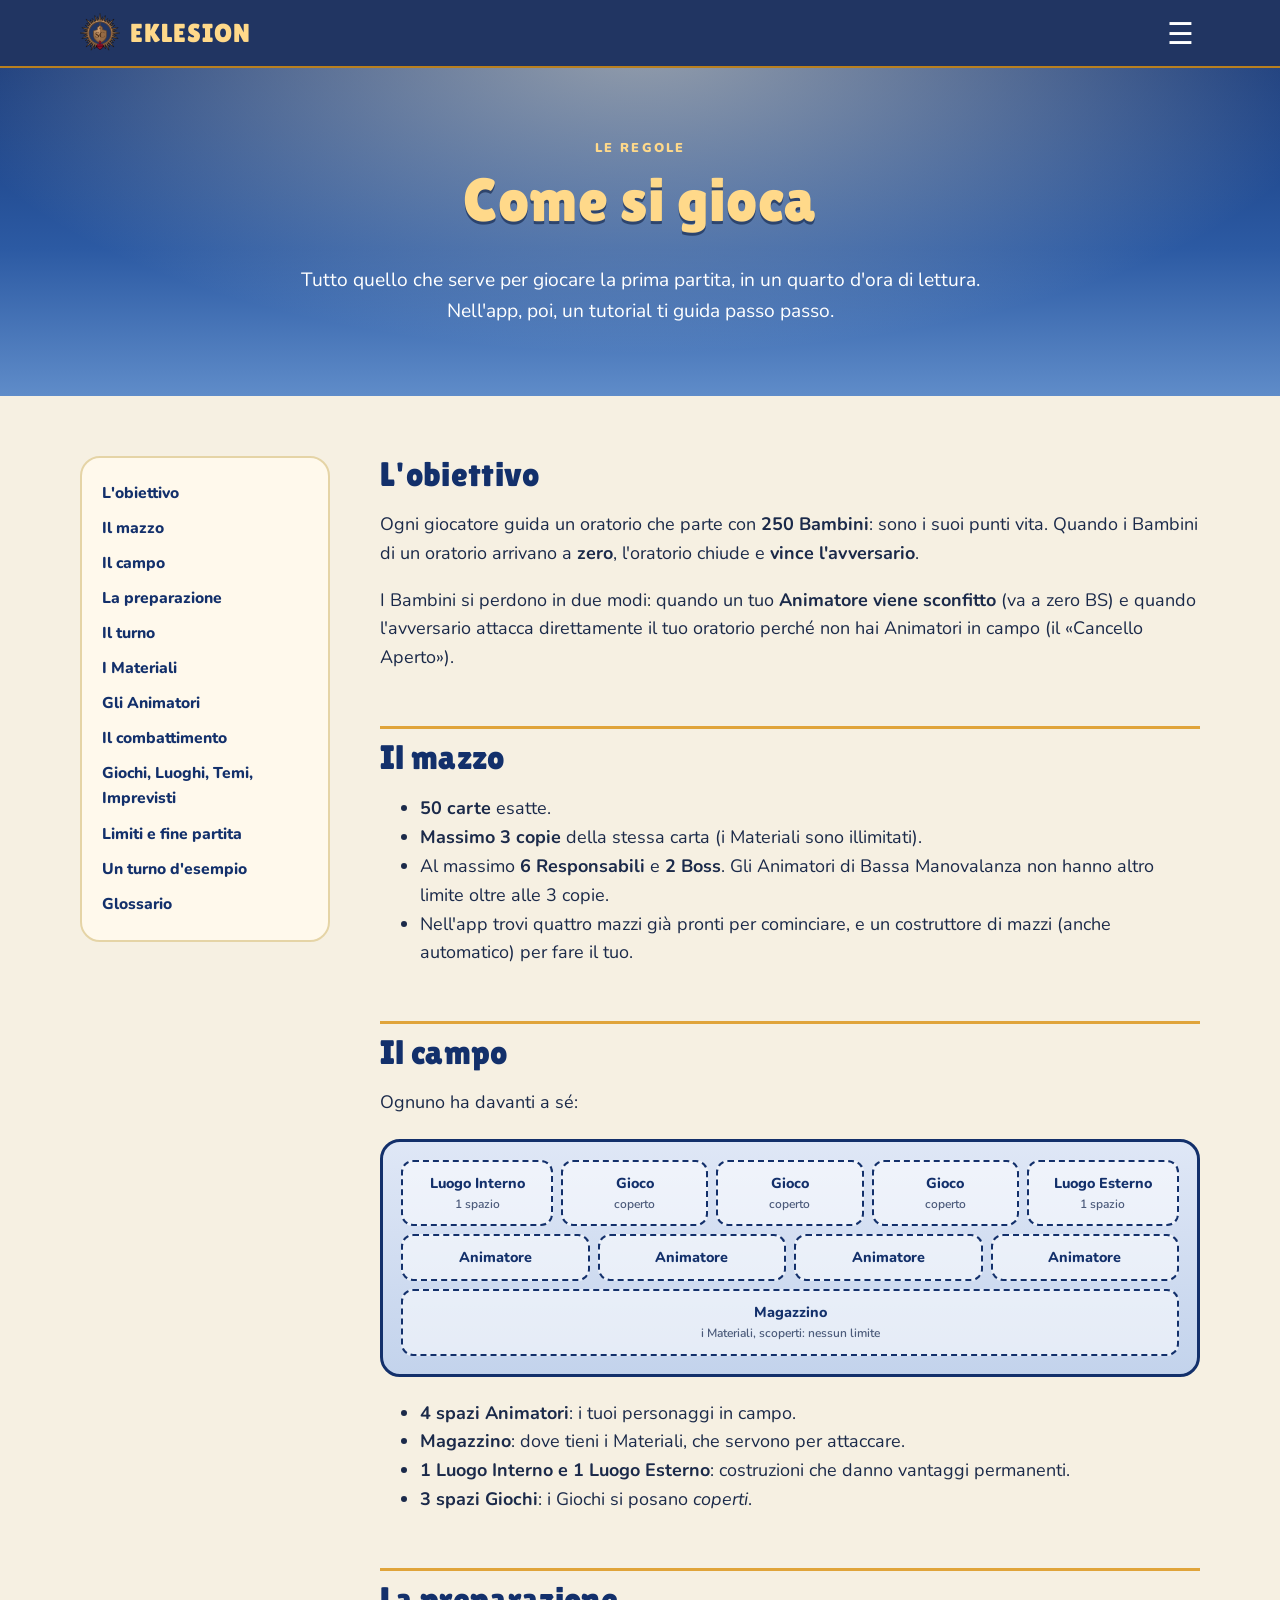
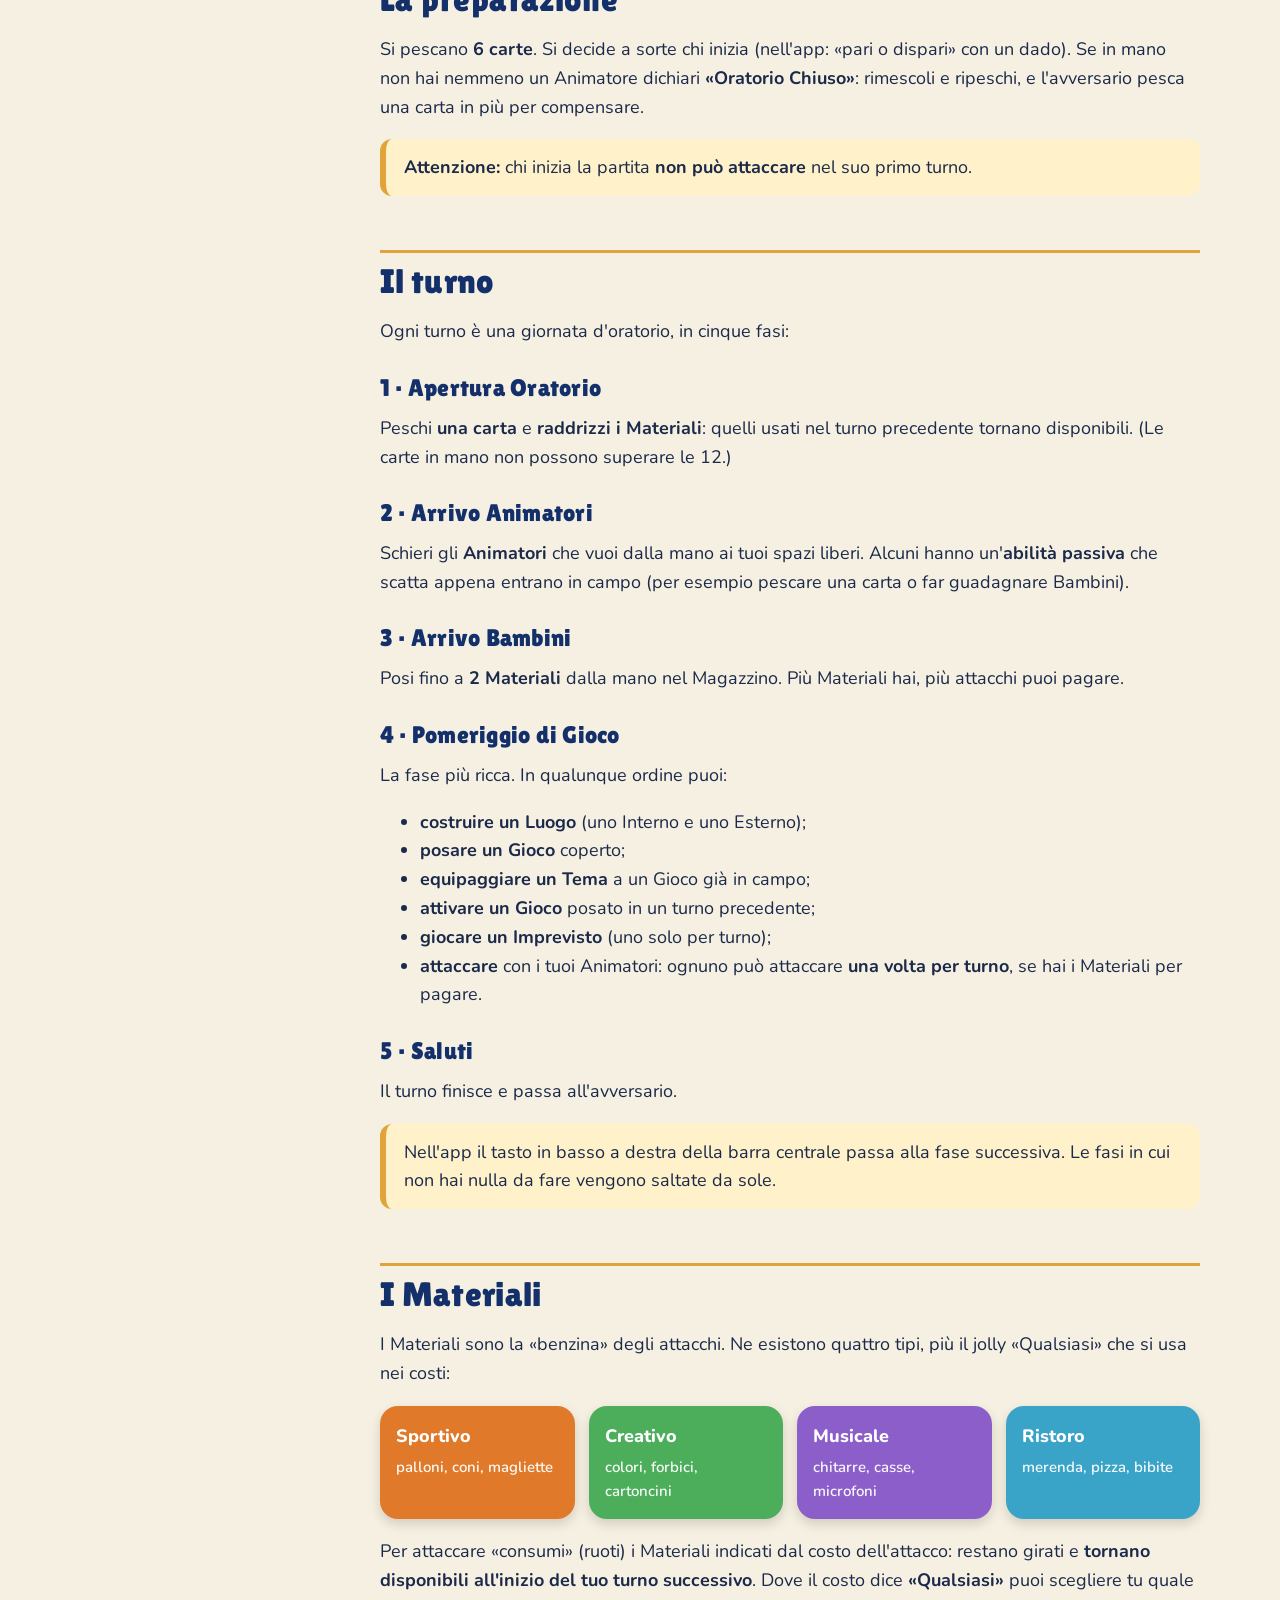
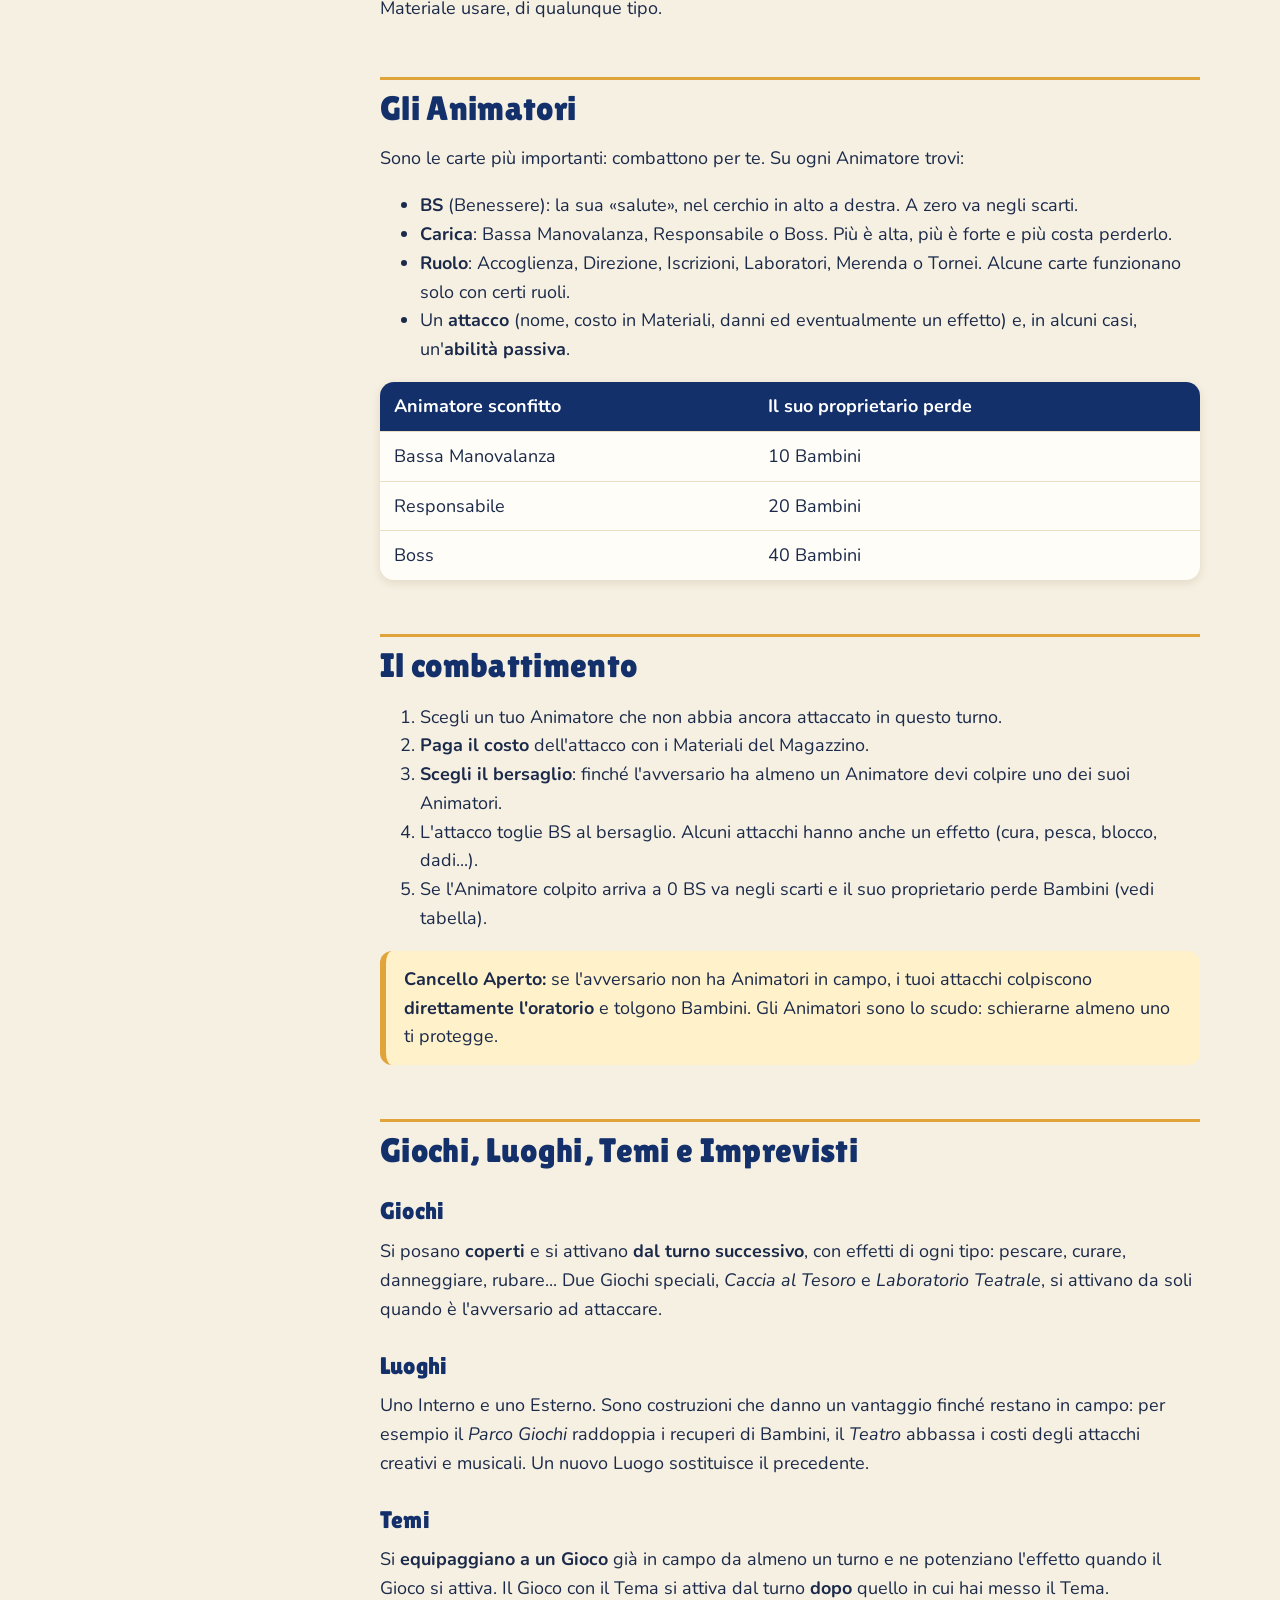
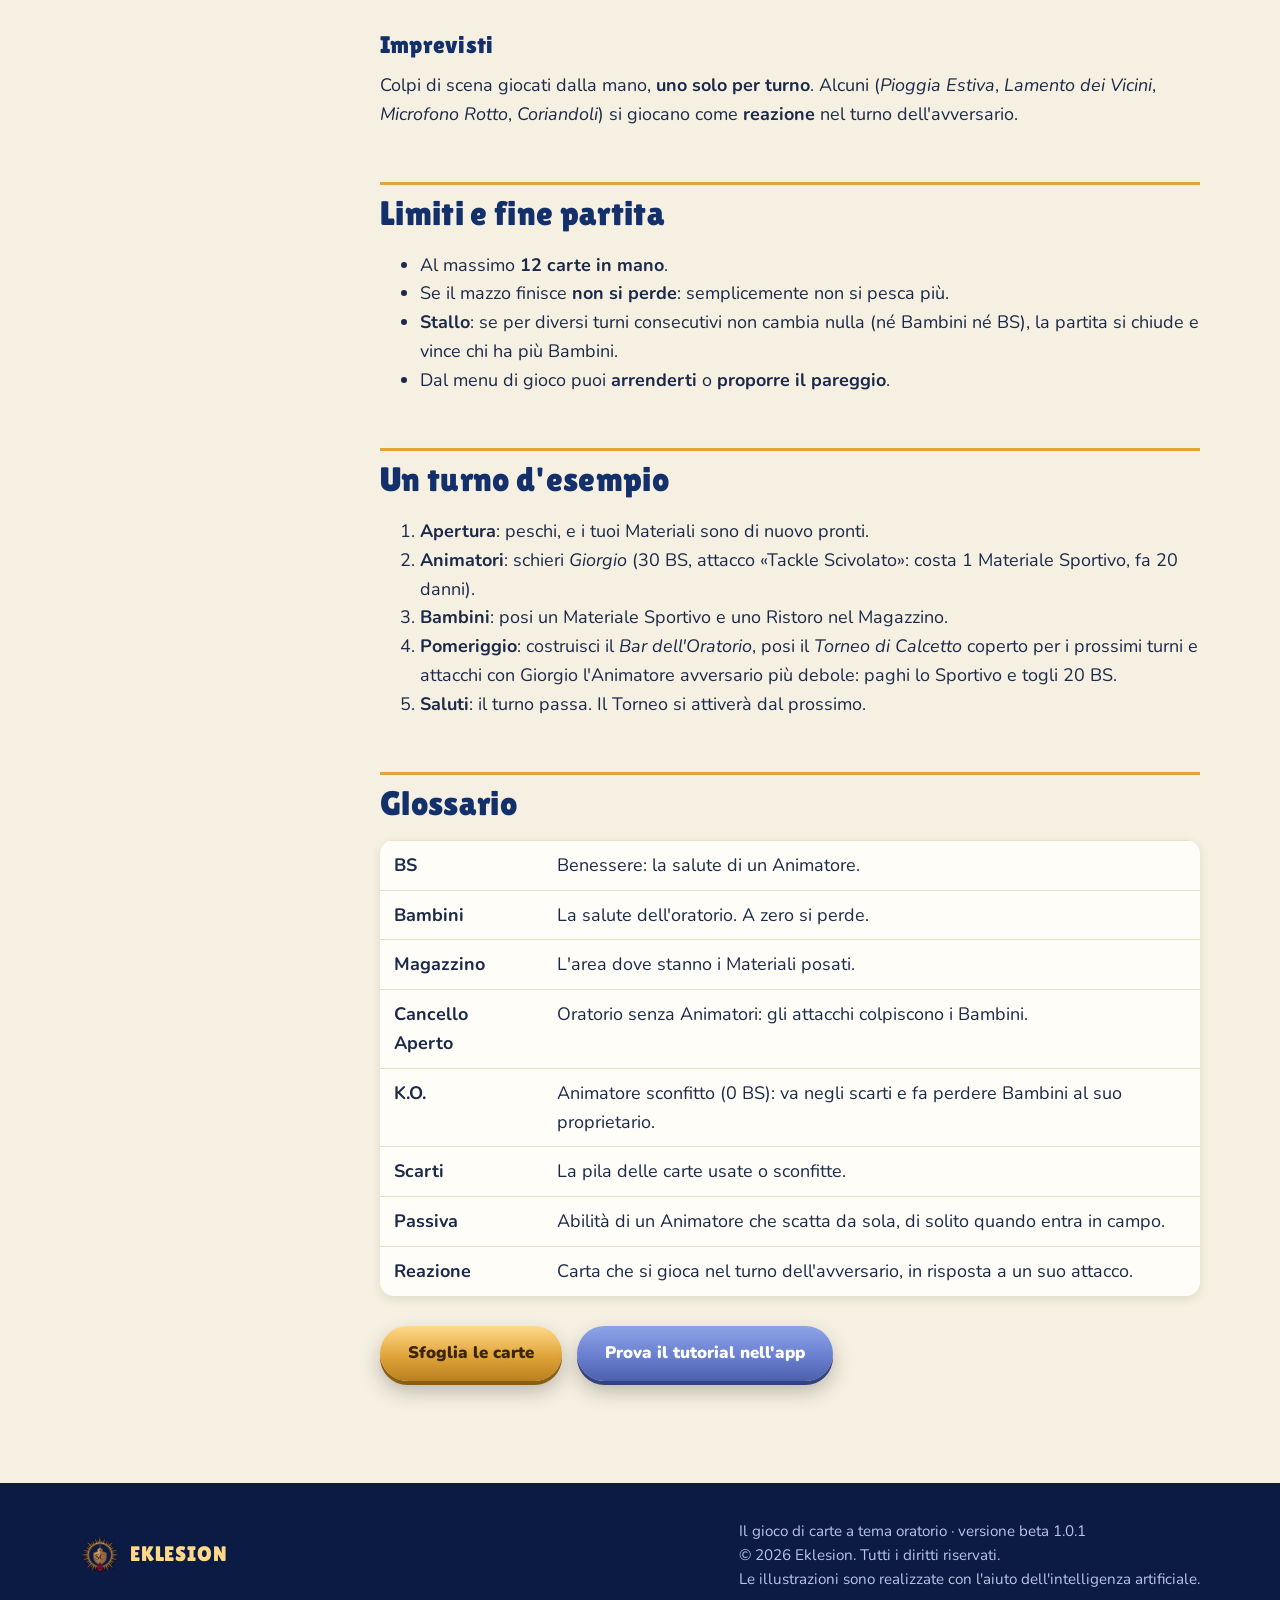
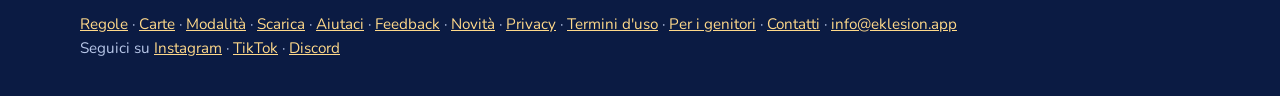
<file: come-si-gioca.html>
<!doctype html>
<html lang="it">
<head>
<meta charset="utf-8">
<meta name="viewport" content="width=device-width, initial-scale=1">
<title>Come si gioca - Eklesion</title>
<meta name="description" content="Le regole di Eklesion spiegate bene: obiettivo, mazzo, turno in cinque fasi, Materiali, Animatori, Giochi, Luoghi, Temi e Imprevisti.">
<meta name="theme-color" content="#0f2557">
<!-- meta:inizio -->
<link rel="canonical" href="https://eklesion.app/come-si-gioca">
<meta property="og:type" content="website">
<meta property="og:site_name" content="Eklesion">
<meta property="og:locale" content="it_IT">
<meta property="og:url" content="https://eklesion.app/come-si-gioca">
<meta property="og:title" content="Come si gioca - Eklesion">
<meta property="og:description" content="Le regole di Eklesion spiegate bene: obiettivo, mazzo, turno in cinque fasi, Materiali, Animatori, Giochi, Luoghi, Temi e Imprevisti.">
<meta property="og:image" content="https://eklesion.app/img/social.jpg">
<meta property="og:image:type" content="image/jpeg">
<meta property="og:image:width" content="1200">
<meta property="og:image:height" content="630">
<meta property="og:image:alt" content="Eklesion, il gioco di carte dell'Oratorio: una battaglia sul telefono e due carte">
<meta name="twitter:card" content="summary_large_image">
<meta name="twitter:title" content="Come si gioca - Eklesion">
<meta name="twitter:description" content="Le regole di Eklesion spiegate bene: obiettivo, mazzo, turno in cinque fasi, Materiali, Animatori, Giochi, Luoghi, Temi e Imprevisti.">
<meta name="twitter:image" content="https://eklesion.app/img/social.jpg">
<link rel="apple-touch-icon" href="https://eklesion.app/img/apple-touch-icon.png">
<!-- meta:fine -->
<link rel="icon" href="img/favicon.png">
<link rel="stylesheet" href="css/style.css">
<script src="js/site.js" defer></script>
</head>
<body>
<div id="nav"></div>

<section class="sky page-head">
  <div class="wrap">
    <span class="eyebrow">Le regole</span>
    <h1>Come si gioca</h1>
    <p>Tutto quello che serve per giocare la prima partita, in un quarto d'ora di lettura. Nell'app, poi, un tutorial ti guida passo passo.</p>
  </div>
</section>

<section class="paper" style="padding-top:60px">
  <div class="wrap doc">
    <nav class="toc" aria-label="Indice">
      <a href="#obiettivo">L'obiettivo</a>
      <a href="#mazzo">Il mazzo</a>
      <a href="#campo">Il campo</a>
      <a href="#preparazione">La preparazione</a>
      <a href="#turno">Il turno</a>
      <a href="#materiali">I Materiali</a>
      <a href="#animatori">Gli Animatori</a>
      <a href="#combattimento">Il combattimento</a>
      <a href="#carte">Giochi, Luoghi, Temi, Imprevisti</a>
      <a href="#fine">Limiti e fine partita</a>
      <a href="#esempio">Un turno d'esempio</a>
      <a href="#glossario">Glossario</a>
    </nav>

    <article>
      <h2 id="obiettivo">L'obiettivo</h2>
      <p>Ogni giocatore guida un oratorio che parte con <b>250 Bambini</b>: sono i suoi punti vita. Quando i Bambini di un oratorio arrivano a <b>zero</b>, l'oratorio chiude e <b>vince l'avversario</b>.</p>
      <p>I Bambini si perdono in due modi: quando un tuo <b>Animatore viene sconfitto</b> (va a zero BS) e quando l'avversario attacca direttamente il tuo oratorio perché non hai Animatori in campo (il «Cancello Aperto»).</p>

      <h2 id="mazzo">Il mazzo</h2>
      <ul>
        <li><b>50 carte</b> esatte.</li>
        <li><b>Massimo 3 copie</b> della stessa carta (i Materiali sono illimitati).</li>
        <li>Al massimo <b>6 Responsabili</b> e <b>2 Boss</b>. Gli Animatori di Bassa Manovalanza non hanno altro limite oltre alle 3 copie.</li>
        <li>Nell'app trovi quattro mazzi già pronti per cominciare, e un costruttore di mazzi (anche automatico) per fare il tuo.</li>
      </ul>

      <h2 id="campo">Il campo</h2>
      <p>Ognuno ha davanti a sé:</p>
      <div class="board" role="img" aria-label="Schema del campo di gioco">
        <div class="row r1"><div class="z">Luogo Interno<small>1 spazio</small></div><div class="games"><div class="z">Gioco<small>coperto</small></div><div class="z">Gioco<small>coperto</small></div><div class="z">Gioco<small>coperto</small></div></div><div class="z">Luogo Esterno<small>1 spazio</small></div></div>
        <div class="row r2"><div class="z">Animatore</div><div class="z">Animatore</div><div class="z">Animatore</div><div class="z">Animatore</div></div>
        <div class="row r3"><div class="z">Magazzino<small>i Materiali, scoperti: nessun limite</small></div></div>
      </div>
      <ul>
        <li><b>4 spazi Animatori</b>: i tuoi personaggi in campo.</li>
        <li><b>Magazzino</b>: dove tieni i Materiali, che servono per attaccare.</li>
        <li><b>1 Luogo Interno e 1 Luogo Esterno</b>: costruzioni che danno vantaggi permanenti.</li>
        <li><b>3 spazi Giochi</b>: i Giochi si posano <i>coperti</i>.</li>
      </ul>

      <h2 id="preparazione">La preparazione</h2>
      <p>Si pescano <b>6 carte</b>. Si decide a sorte chi inizia (nell'app: «pari o dispari» con un dado). Se in mano non hai nemmeno un Animatore dichiari <b>«Oratorio Chiuso»</b>: rimescoli e ripeschi, e l'avversario pesca una carta in più per compensare.</p>
      <div class="callout"><b>Attenzione:</b> chi inizia la partita <b>non può attaccare</b> nel suo primo turno.</div>

      <h2 id="turno">Il turno</h2>
      <p>Ogni turno è una giornata d'oratorio, in cinque fasi:</p>
      <h3>1 · Apertura Oratorio</h3>
      <p>Peschi <b>una carta</b> e <b>raddrizzi i Materiali</b>: quelli usati nel turno precedente tornano disponibili. (Le carte in mano non possono superare le 12.)</p>
      <h3>2 · Arrivo Animatori</h3>
      <p>Schieri gli <b>Animatori</b> che vuoi dalla mano ai tuoi spazi liberi. Alcuni hanno un'<b>abilità passiva</b> che scatta appena entrano in campo (per esempio pescare una carta o far guadagnare Bambini).</p>
      <h3>3 · Arrivo Bambini</h3>
      <p>Posi fino a <b>2 Materiali</b> dalla mano nel Magazzino. Più Materiali hai, più attacchi puoi pagare.</p>
      <h3>4 · Pomeriggio di Gioco</h3>
      <p>La fase più ricca. In qualunque ordine puoi:</p>
      <ul>
        <li><b>costruire un Luogo</b> (uno Interno e uno Esterno);</li>
        <li><b>posare un Gioco</b> coperto;</li>
        <li><b>equipaggiare un Tema</b> a un Gioco già in campo;</li>
        <li><b>attivare un Gioco</b> posato in un turno precedente;</li>
        <li><b>giocare un Imprevisto</b> (uno solo per turno);</li>
        <li><b>attaccare</b> con i tuoi Animatori: ognuno può attaccare <b>una volta per turno</b>, se hai i Materiali per pagare.</li>
      </ul>
      <h3>5 · Saluti</h3>
      <p>Il turno finisce e passa all'avversario.</p>
      <div class="callout">Nell'app il tasto in basso a destra della barra centrale passa alla fase successiva. Le fasi in cui non hai nulla da fare vengono saltate da sole.</div>

      <h2 id="materiali">I Materiali</h2>
      <p>I Materiali sono la «benzina» degli attacchi. Ne esistono quattro tipi, più il jolly «Qualsiasi» che si usa nei costi:</p>
      <div class="mats">
        <div style="background:#e07a2a">Sportivo<small>palloni, coni, magliette</small></div>
        <div style="background:#4cae5b">Creativo<small>colori, forbici, cartoncini</small></div>
        <div style="background:#8c5ec9">Musicale<small>chitarre, casse, microfoni</small></div>
        <div style="background:#3aa3c8">Ristoro<small>merenda, pizza, bibite</small></div>
      </div>
      <p>Per attaccare «consumi» (ruoti) i Materiali indicati dal costo dell'attacco: restano girati e <b>tornano disponibili all'inizio del tuo turno successivo</b>. Dove il costo dice <b>«Qualsiasi»</b> puoi scegliere tu quale Materiale usare, di qualunque tipo.</p>

      <h2 id="animatori">Gli Animatori</h2>
      <p>Sono le carte più importanti: combattono per te. Su ogni Animatore trovi:</p>
      <ul>
        <li><b>BS</b> (Benessere): la sua «salute», nel cerchio in alto a destra. A zero va negli scarti.</li>
        <li><b>Carica</b>: Bassa Manovalanza, Responsabile o Boss. Più è alta, più è forte e più costa perderlo.</li>
        <li><b>Ruolo</b>: Accoglienza, Direzione, Iscrizioni, Laboratori, Merenda o Tornei. Alcune carte funzionano solo con certi ruoli.</li>
        <li>Un <b>attacco</b> (nome, costo in Materiali, danni ed eventualmente un effetto) e, in alcuni casi, un'<b>abilità passiva</b>.</li>
      </ul>
      <table class="table">
        <thead><tr><th>Animatore sconfitto</th><th>Il suo proprietario perde</th></tr></thead>
        <tbody>
          <tr><td>Bassa Manovalanza</td><td>10 Bambini</td></tr>
          <tr><td>Responsabile</td><td>20 Bambini</td></tr>
          <tr><td>Boss</td><td>40 Bambini</td></tr>
        </tbody>
      </table>

      <h2 id="combattimento">Il combattimento</h2>
      <ol>
        <li>Scegli un tuo Animatore che non abbia ancora attaccato in questo turno.</li>
        <li><b>Paga il costo</b> dell'attacco con i Materiali del Magazzino.</li>
        <li><b>Scegli il bersaglio</b>: finché l'avversario ha almeno un Animatore devi colpire uno dei suoi Animatori.</li>
        <li>L'attacco toglie BS al bersaglio. Alcuni attacchi hanno anche un effetto (cura, pesca, blocco, dadi...).</li>
        <li>Se l'Animatore colpito arriva a 0 BS va negli scarti e il suo proprietario perde Bambini (vedi tabella).</li>
      </ol>
      <div class="callout"><b>Cancello Aperto:</b> se l'avversario non ha Animatori in campo, i tuoi attacchi colpiscono <b>direttamente l'oratorio</b> e tolgono Bambini. Gli Animatori sono lo scudo: schierarne almeno uno ti protegge.</div>

      <h2 id="carte">Giochi, Luoghi, Temi e Imprevisti</h2>
      <h3>Giochi</h3>
      <p>Si posano <b>coperti</b> e si attivano <b>dal turno successivo</b>, con effetti di ogni tipo: pescare, curare, danneggiare, rubare... Due Giochi speciali, <i>Caccia al Tesoro</i> e <i>Laboratorio Teatrale</i>, si attivano da soli quando è l'avversario ad attaccare.</p>
      <h3>Luoghi</h3>
      <p>Uno Interno e uno Esterno. Sono costruzioni che danno un vantaggio finché restano in campo: per esempio il <i>Parco Giochi</i> raddoppia i recuperi di Bambini, il <i>Teatro</i> abbassa i costi degli attacchi creativi e musicali. Un nuovo Luogo sostituisce il precedente.</p>
      <h3>Temi</h3>
      <p>Si <b>equipaggiano a un Gioco</b> già in campo da almeno un turno e ne potenziano l'effetto quando il Gioco si attiva. Il Gioco con il Tema si attiva dal turno <b>dopo</b> quello in cui hai messo il Tema.</p>
      <h3>Imprevisti</h3>
      <p>Colpi di scena giocati dalla mano, <b>uno solo per turno</b>. Alcuni (<i>Pioggia Estiva</i>, <i>Lamento dei Vicini</i>, <i>Microfono Rotto</i>, <i>Coriandoli</i>) si giocano come <b>reazione</b> nel turno dell'avversario.</p>

      <h2 id="fine">Limiti e fine partita</h2>
      <ul>
        <li>Al massimo <b>12 carte in mano</b>.</li>
        <li>Se il mazzo finisce <b>non si perde</b>: semplicemente non si pesca più.</li>
        <li><b>Stallo</b>: se per diversi turni consecutivi non cambia nulla (né Bambini né BS), la partita si chiude e vince chi ha più Bambini.</li>
        <li>Dal menu di gioco puoi <b>arrenderti</b> o <b>proporre il pareggio</b>.</li>
      </ul>

      <h2 id="esempio">Un turno d'esempio</h2>
      <ol>
        <li><b>Apertura</b>: peschi, e i tuoi Materiali sono di nuovo pronti.</li>
        <li><b>Animatori</b>: schieri <i>Giorgio</i> (30 BS, attacco «Tackle Scivolato»: costa 1 Materiale Sportivo, fa 20 danni).</li>
        <li><b>Bambini</b>: posi un Materiale Sportivo e uno Ristoro nel Magazzino.</li>
        <li><b>Pomeriggio</b>: costruisci il <i>Bar dell'Oratorio</i>, posi il <i>Torneo di Calcetto</i> coperto per i prossimi turni e attacchi con Giorgio l'Animatore avversario più debole: paghi lo Sportivo e togli 20 BS.</li>
        <li><b>Saluti</b>: il turno passa. Il Torneo si attiverà dal prossimo.</li>
      </ol>

      <h2 id="glossario">Glossario</h2>
      <table class="table">
        <tbody>
          <tr><td><b>BS</b></td><td>Benessere: la salute di un Animatore.</td></tr>
          <tr><td><b>Bambini</b></td><td>La salute dell'oratorio. A zero si perde.</td></tr>
          <tr><td><b>Magazzino</b></td><td>L'area dove stanno i Materiali posati.</td></tr>
          <tr><td><b>Cancello Aperto</b></td><td>Oratorio senza Animatori: gli attacchi colpiscono i Bambini.</td></tr>
          <tr><td><b>K.O.</b></td><td>Animatore sconfitto (0 BS): va negli scarti e fa perdere Bambini al suo proprietario.</td></tr>
          <tr><td><b>Scarti</b></td><td>La pila delle carte usate o sconfitte.</td></tr>
          <tr><td><b>Passiva</b></td><td>Abilità di un Animatore che scatta da sola, di solito quando entra in campo.</td></tr>
          <tr><td><b>Reazione</b></td><td>Carta che si gioca nel turno dell'avversario, in risposta a un suo attacco.</td></tr>
        </tbody>
      </table>
      <p style="margin-top:30px"><a class="btn" href="carte.html">Sfoglia le carte</a> &nbsp; <a class="btn alt" href="scarica.html">Prova il tutorial nell'app</a></p>
    </article>
  </div>
</section>

<div id="foot"></div>
</body>
</html>
</file>
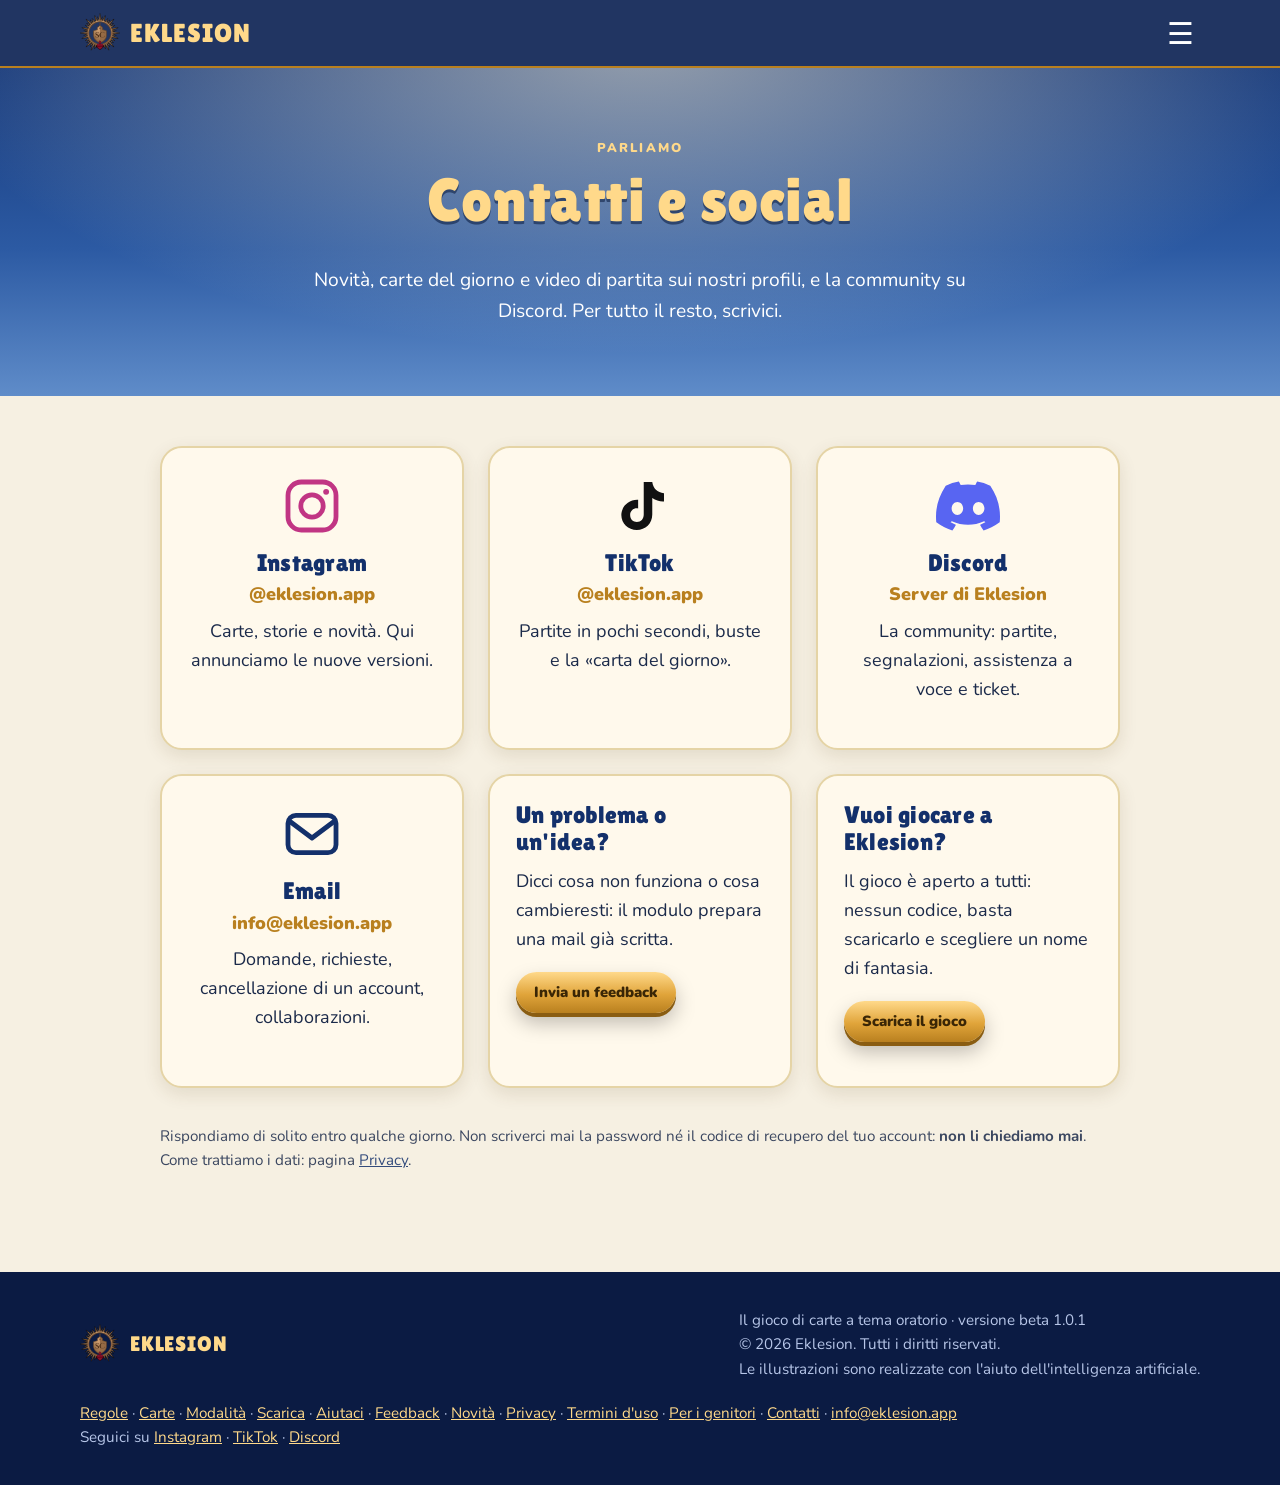
<file: contatti.html>
<!doctype html>
<html lang="it">
<head>
<meta charset="utf-8">
<meta name="viewport" content="width=device-width, initial-scale=1">
<title>Contatti e social di Eklesion</title>
<meta name="description" content="Seguici su Instagram e TikTok, scrivici a info@eklesion.app, mandaci un feedback o vieni a giocare a Eklesion, il gioco di carte a tema oratorio.">
<meta name="theme-color" content="#0f2557">
<!-- meta:inizio -->
<link rel="canonical" href="https://eklesion.app/contatti">
<meta property="og:type" content="website">
<meta property="og:site_name" content="Eklesion">
<meta property="og:locale" content="it_IT">
<meta property="og:url" content="https://eklesion.app/contatti">
<meta property="og:title" content="Contatti e social di Eklesion">
<meta property="og:description" content="Seguici su Instagram e TikTok, scrivici a info@eklesion.app, mandaci un feedback o vieni a giocare a Eklesion, il gioco di carte a tema oratorio.">
<meta property="og:image" content="https://eklesion.app/img/social.jpg">
<meta property="og:image:type" content="image/jpeg">
<meta property="og:image:width" content="1200">
<meta property="og:image:height" content="630">
<meta property="og:image:alt" content="Eklesion, il gioco di carte dell'Oratorio: una battaglia sul telefono e due carte">
<meta name="twitter:card" content="summary_large_image">
<meta name="twitter:title" content="Contatti e social di Eklesion">
<meta name="twitter:description" content="Seguici su Instagram e TikTok, scrivici a info@eklesion.app, mandaci un feedback o vieni a giocare a Eklesion, il gioco di carte a tema oratorio.">
<meta name="twitter:image" content="https://eklesion.app/img/social.jpg">
<link rel="apple-touch-icon" href="https://eklesion.app/img/apple-touch-icon.png">
<!-- meta:fine -->
<link rel="icon" href="img/favicon.png">
<link rel="stylesheet" href="css/style.css">
<script src="js/site.js" defer></script>
<style>
  .soc-card { display: flex; flex-direction: column; align-items: center; text-align: center; text-decoration: none; color: inherit; transition: transform .15s, box-shadow .15s; }
  .soc-card:hover { transform: translateY(-4px); box-shadow: 0 12px 26px rgba(80, 60, 20, .22); }
  .soc-card svg { width: 64px; height: 64px; margin-bottom: 12px; }
  .soc-card h3 { margin: 0 0 4px; }
  .soc-card .nome { font-weight: 900; color: var(--gold-d); margin: 0 0 8px; }
  .soc-card.ig svg { color: #c13584; }
  .soc-card.tt svg { color: #111; }
  .soc-card.em svg { color: var(--navy-2); }
  .soc-card.dc svg { color: #5865F2; }
</style>
</head>
<body>
<div id="nav"></div>

<section class="sky page-head">
  <div class="wrap">
    <span class="eyebrow">Parliamo</span>
    <h1>Contatti e social</h1>
    <p>Novità, carte del giorno e video di partita sui nostri profili, e la community su Discord. Per tutto il resto, scrivici.</p>
  </div>
</section>

<section class="paper" style="padding-top:50px">
  <div class="wrap" style="max-width:960px">
    <div class="cols c3">
      <a class="card-box soc-card ig rise" href="https://www.instagram.com/eklesion.app/" target="_blank" rel="noopener">
        <svg viewBox="0 0 24 24" fill="none" stroke="currentColor" stroke-width="1.8" aria-hidden="true"><rect x="3" y="3" width="18" height="18" rx="5"/><circle cx="12" cy="12" r="4.2"/><circle cx="17.3" cy="6.7" r="1.1" fill="currentColor" stroke="none"/></svg>
        <h3>Instagram</h3><p class="nome">@eklesion.app</p>
        <p>Carte, storie e novità. Qui annunciamo le nuove versioni.</p>
      </a>
      <a class="card-box soc-card tt rise" href="https://www.tiktok.com/@eklesion.app" target="_blank" rel="noopener">
        <svg viewBox="0 0 24 24" fill="currentColor" aria-hidden="true"><path d="M16.6 3c.3 2.4 1.9 4 4.4 4.2v3.1c-1.6.1-3-.4-4.4-1.3v6.2c0 3.4-2.6 5.8-5.8 5.8S5 18.6 5 15.4s2.8-5.9 6.3-5.7v3.2c-1.6-.3-3 .8-3 2.5s1.2 2.6 2.5 2.6c1.6 0 2.6-1.1 2.6-2.8V3h3.2z"/></svg>
        <h3>TikTok</h3><p class="nome">@eklesion.app</p>
        <p>Partite in pochi secondi, buste e la «carta del giorno».</p>
      </a>
      <a class="card-box soc-card dc rise" href="https://discord.gg/8qB5UhDKrJ" target="_blank" rel="noopener">
        <svg viewBox="0 0 24 24" fill="currentColor" aria-hidden="true"><path d="M20.317 4.3698a19.7913 19.7913 0 00-4.8851-1.5152.0741.0741 0 00-.0785.0371c-.211.3753-.4447.8648-.6083 1.2495-1.8447-.2762-3.68-.2762-5.4868 0-.1636-.3933-.4058-.8742-.6177-1.2495a.077.077 0 00-.0785-.037 19.7363 19.7363 0 00-4.8852 1.515.0699.0699 0 00-.0321.0277C.5334 9.0458-.319 13.5799.0992 18.0578a.0824.0824 0 00.0312.0561c2.0528 1.5076 4.0413 2.4228 5.9929 3.0294a.0777.0777 0 00.0842-.0276c.4616-.6304.8731-1.2952 1.226-1.9942a.076.076 0 00-.0416-.1057c-.6528-.2476-1.2743-.5495-1.8722-.8923a.077.077 0 01-.0076-.1277c.1258-.0943.2517-.1923.3718-.2914a.0743.0743 0 01.0776-.0105c3.9278 1.7933 8.18 1.7933 12.0614 0a.0739.0739 0 01.0785.0095c.1202.099.246.1981.3728.2924a.077.077 0 01-.0066.1276 12.2986 12.2986 0 01-1.873.8914.0766.0766 0 00-.0407.1067c.3604.698.7719 1.3628 1.225 1.9932a.076.076 0 00.0842.0286c1.961-.6067 3.9495-1.5219 6.0023-3.0294a.077.077 0 00.0313-.0552c.5004-5.177-.8382-9.6739-3.5485-13.6604a.061.061 0 00-.0312-.0286zM8.02 15.3312c-1.1825 0-2.1569-1.0857-2.1569-2.419 0-1.3332.9555-2.4189 2.157-2.4189 1.2108 0 2.1757 1.0952 2.1568 2.419 0 1.3332-.9555 2.4189-2.1569 2.4189zm7.9748 0c-1.1825 0-2.1569-1.0857-2.1569-2.419 0-1.3332.9554-2.4189 2.1569-2.4189 1.2108 0 2.1757 1.0952 2.1568 2.419 0 1.3332-.946 2.4189-2.1568 2.4189Z"/></svg>
        <h3>Discord</h3><p class="nome">Server di Eklesion</p>
        <p>La community: partite, segnalazioni, assistenza a voce e ticket.</p>
      </a>
    </div>

    <div class="cols c3" style="margin-top:24px">
      <a class="card-box soc-card em rise" href="mailto:info@eklesion.app">
        <svg viewBox="0 0 24 24" fill="none" stroke="currentColor" stroke-width="1.8" aria-hidden="true"><rect x="3" y="5" width="18" height="14" rx="3"/><path d="M4 7.5l8 6 8-6" stroke-linecap="round" stroke-linejoin="round"/></svg>
        <h3>Email</h3><p class="nome">info@eklesion.app</p>
        <p>Domande, richieste, cancellazione di un account, collaborazioni.</p>
      </a>
      <div class="card-box rise">
        <h3>Un problema o un'idea?</h3>
        <p>Dicci cosa non funziona o cosa cambieresti: il modulo prepara una mail già scritta.</p>
        <p><a class="btn sm" href="feedback">Invia un feedback</a></p>
      </div>
      <div class="card-box rise">
        <h3>Vuoi giocare a Eklesion?</h3>
        <p>Il gioco è aperto a tutti: nessun codice, basta scaricarlo e scegliere un nome di fantasia.</p>
        <p><a class="btn sm" href="scarica">Scarica il gioco</a></p>
      </div>
    </div>

    <p style="margin-top:36px;font-size:.95rem;opacity:.85">Rispondiamo di solito entro qualche giorno. Non scriverci mai la password né il codice di recupero del tuo account: <b>non li chiediamo mai</b>. Come trattiamo i dati: pagina <a href="privacy">Privacy</a>.</p>
  </div>
</section>

<div id="foot"></div>
</body>
</html>
</file>
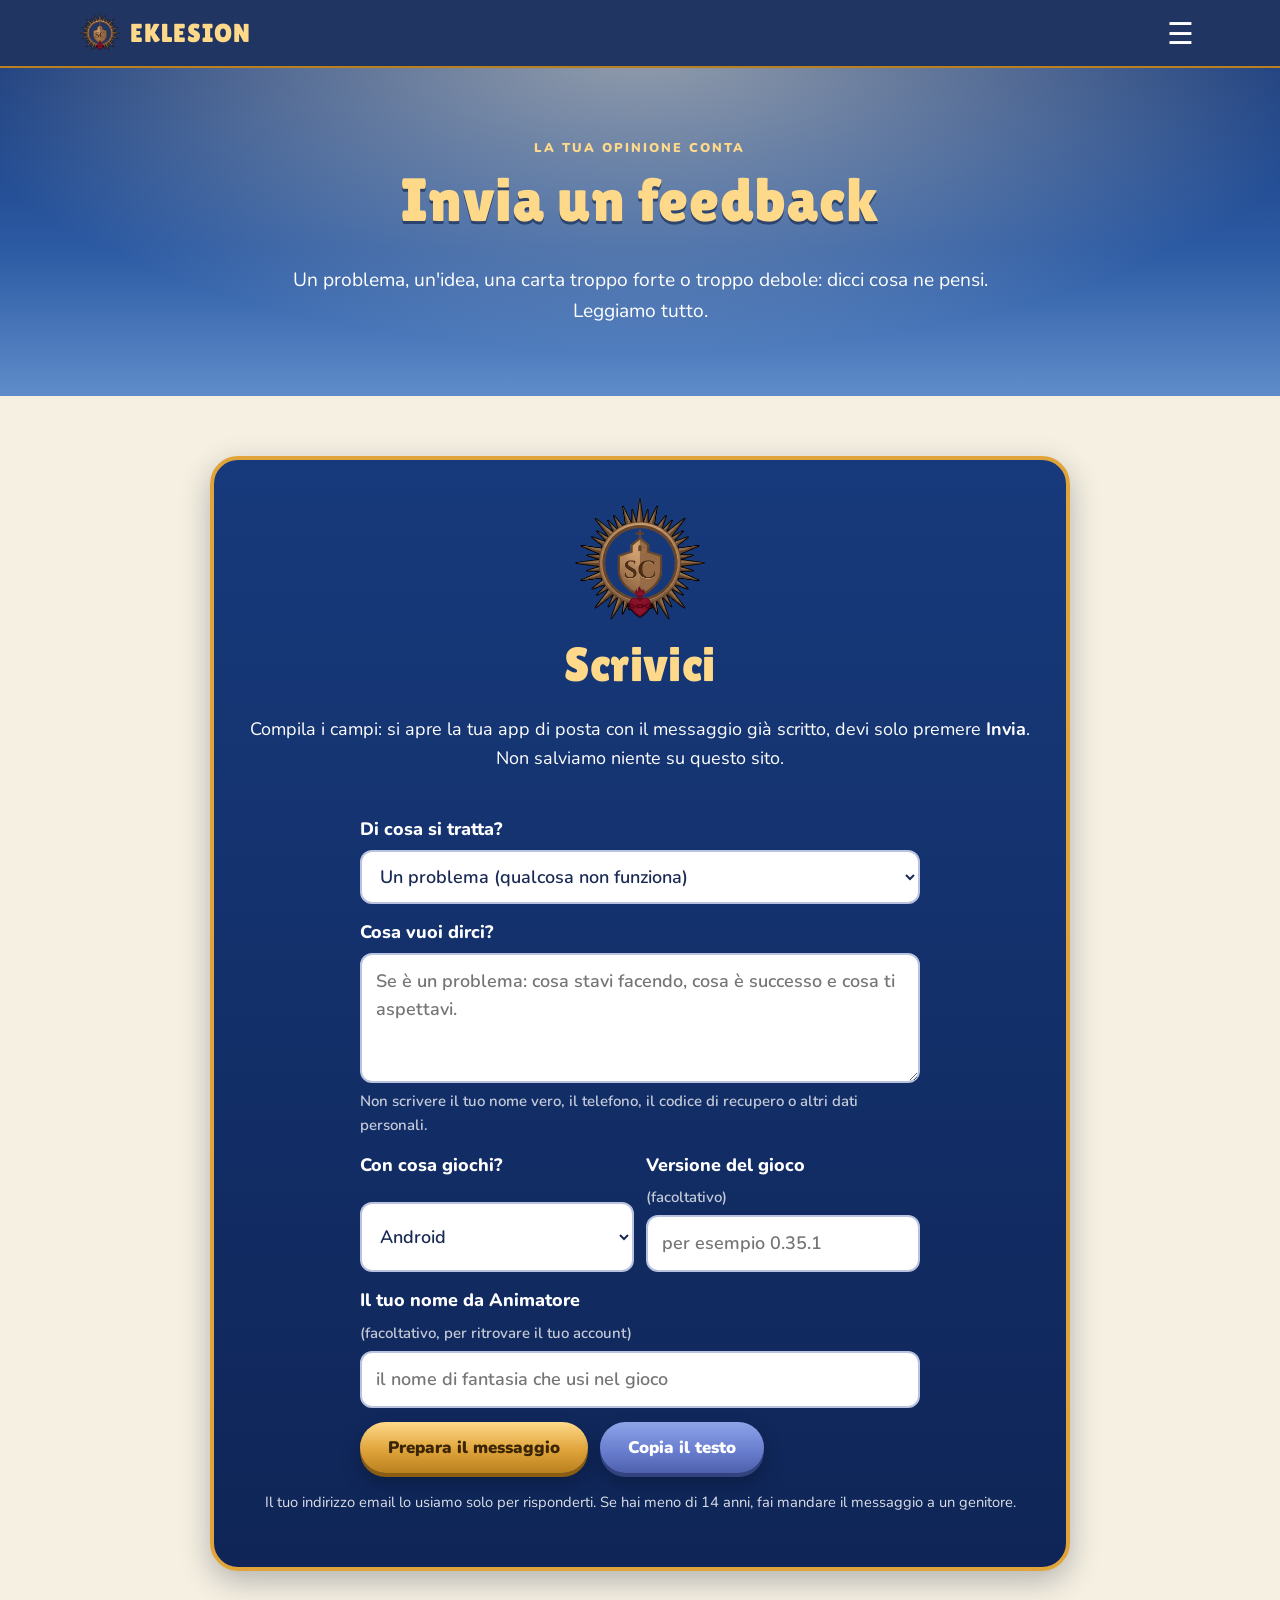
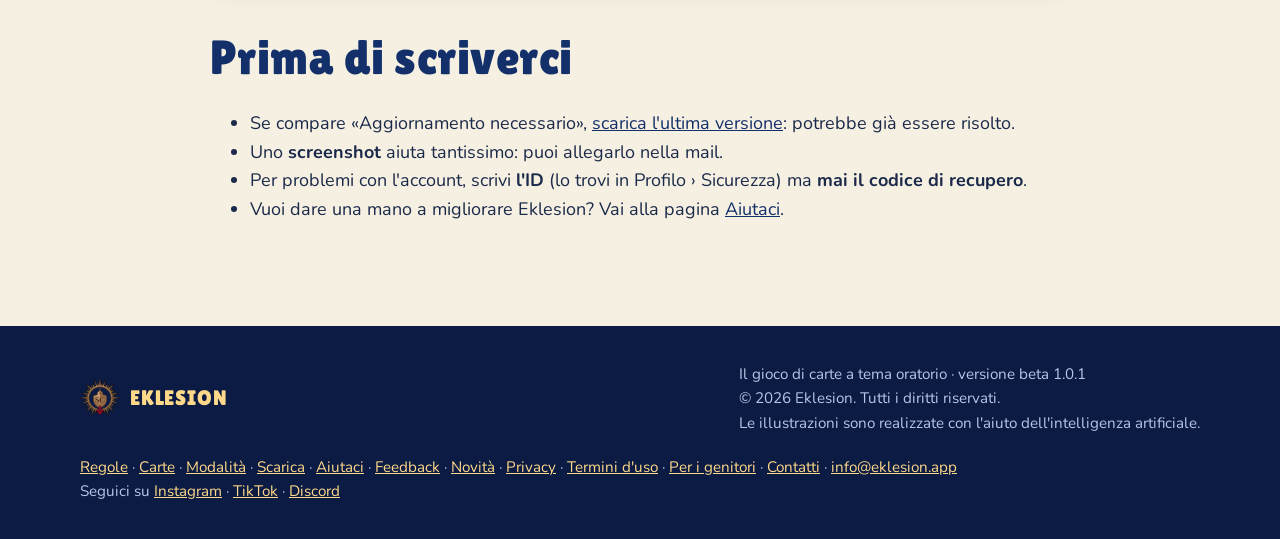
<file: feedback.html>
<!doctype html>
<html lang="it">
<head>
<meta charset="utf-8">
<meta name="viewport" content="width=device-width, initial-scale=1">
<title>Invia un feedback su Eklesion</title>
<meta name="description" content="Hai trovato un problema, hai un'idea o vuoi dirci cosa ne pensi di Eklesion? Scrivici da qui: il messaggio arriva a info@eklesion.app.">
<meta name="theme-color" content="#0f2557">
<!-- meta:inizio -->
<link rel="canonical" href="https://eklesion.app/feedback">
<meta property="og:type" content="website">
<meta property="og:site_name" content="Eklesion">
<meta property="og:locale" content="it_IT">
<meta property="og:url" content="https://eklesion.app/feedback">
<meta property="og:title" content="Invia un feedback su Eklesion">
<meta property="og:description" content="Hai trovato un problema, hai un'idea o vuoi dirci cosa ne pensi di Eklesion? Scrivici da qui: il messaggio arriva a info@eklesion.app.">
<meta property="og:image" content="https://eklesion.app/img/social.jpg">
<meta property="og:image:type" content="image/jpeg">
<meta property="og:image:width" content="1200">
<meta property="og:image:height" content="630">
<meta property="og:image:alt" content="Eklesion, il gioco di carte dell'Oratorio: una battaglia sul telefono e due carte">
<meta name="twitter:card" content="summary_large_image">
<meta name="twitter:title" content="Invia un feedback su Eklesion">
<meta name="twitter:description" content="Hai trovato un problema, hai un'idea o vuoi dirci cosa ne pensi di Eklesion? Scrivici da qui: il messaggio arriva a info@eklesion.app.">
<meta name="twitter:image" content="https://eklesion.app/img/social.jpg">
<link rel="apple-touch-icon" href="https://eklesion.app/img/apple-touch-icon.png">
<!-- meta:fine -->
<link rel="icon" href="img/favicon.png">
<link rel="stylesheet" href="css/style.css">
<script src="js/site.js" defer></script>
<style>
  .beta-form { display: grid; gap: 14px; max-width: 560px; margin: 24px auto 0; text-align: left; }
  .beta-form label { font-weight: 800; display: grid; gap: 6px; }
  .beta-form input, .beta-form select, .beta-form textarea { font: inherit; font-weight: 600; padding: 12px 14px; border: 2px solid #b9c3e0; border-radius: 12px; background: #fff; color: #1b2a55; }
  .beta-form textarea { min-height: 130px; resize: vertical; }
  .beta-form small { font-weight: 600; opacity: .75; }
  .beta-form .row { display: flex; gap: 12px; flex-wrap: wrap; }
  .beta-form .btn { border: 0; cursor: pointer; }
  .beta-ok { display: none; margin-top: 16px; padding: 14px 16px; border-radius: 12px; background: #e6f4ea; color: #1d5a31; font-weight: 700; }
</style>
</head>
<body>
<div id="nav"></div>

<section class="sky page-head">
  <div class="wrap">
    <span class="eyebrow">La tua opinione conta</span>
    <h1>Invia un feedback</h1>
    <p>Un problema, un'idea, una carta troppo forte o troppo debole: dicci cosa ne pensi. Leggiamo tutto.</p>
  </div>
</section>

<section class="paper" style="padding-top:60px">
  <div class="wrap" style="max-width:860px">

    <div class="dl rise" id="modulo">
      <img src="img/emblema.png" alt="" width="130" height="130">
      <h2>Scrivici</h2>
      <p>Compila i campi: si apre la tua app di posta con il messaggio già scritto, devi solo premere <b>Invia</b>. Non salviamo niente su questo sito.</p>
      <form class="beta-form" id="fb-form" autocomplete="off">
        <label>Di cosa si tratta?
          <select id="f-tipo">
            <option>Un problema (qualcosa non funziona)</option>
            <option>Un'idea o un suggerimento</option>
            <option>Una carta o le regole (bilanciamento)</option>
            <option>Un complimento</option>
            <option>Altro</option>
          </select>
        </label>
        <label>Cosa vuoi dirci?
          <textarea id="f-testo" maxlength="1200" placeholder="Se è un problema: cosa stavi facendo, cosa è successo e cosa ti aspettavi." required></textarea>
          <small>Non scrivere il tuo nome vero, il telefono, il codice di recupero o altri dati personali.</small>
        </label>
        <div class="row">
          <label style="flex:1;min-width:200px">Con cosa giochi?
            <select id="f-disp">
              <option>Android</option>
              <option>Windows</option>
              <option>iPhone o iPad (browser)</option>
              <option>Mac (browser)</option>
              <option>Altro</option>
            </select>
          </label>
          <label style="flex:1;min-width:200px">Versione del gioco <small>(facoltativo)</small>
            <input id="f-ver" type="text" maxlength="12" placeholder="per esempio 0.35.1">
          </label>
        </div>
        <label>Il tuo nome da Animatore <small>(facoltativo, per ritrovare il tuo account)</small>
          <input id="f-nome" type="text" maxlength="30" placeholder="il nome di fantasia che usi nel gioco">
        </label>
        <div class="row">
          <button class="btn" type="submit">Prepara il messaggio</button>
          <button class="btn alt" type="button" id="f-copia">Copia il testo</button>
        </div>
        <div class="beta-ok" id="fb-ok">Si è aperta la tua app di posta. Se non è successo, <b>copia il testo</b> con il tasto qui sopra e scrivi a <a href="mailto:info@eklesion.app">info@eklesion.app</a>.</div>
      </form>
      <p style="font-size:.92rem;opacity:.85;margin-top:18px">Il tuo indirizzo email lo usiamo solo per risponderti. Se hai meno di 14 anni, fai mandare il messaggio a un genitore.</p>
    </div>

    <h2 style="margin-top:60px;color:var(--navy-2)">Prima di scriverci</h2>
    <ul>
      <li>Se compare «Aggiornamento necessario», <a href="scarica.html">scarica l'ultima versione</a>: potrebbe già essere risolto.</li>
      <li>Uno <b>screenshot</b> aiuta tantissimo: puoi allegarlo nella mail.</li>
      <li>Per problemi con l'account, scrivi <b>l'ID</b> (lo trovi in Profilo › Sicurezza) ma <b>mai il codice di recupero</b>.</li>
      <li>Vuoi dare una mano a migliorare Eklesion? Vai alla pagina <a href="beta.html">Aiutaci</a>.</li>
    </ul>
  </div>
</section>

<div id="foot"></div>
<script>
  function testoFeedback() {
    const v = id => document.getElementById(id).value.trim();
    return "Tipo: " + v("f-tipo") + "\n" +
      "Dispositivo: " + v("f-disp") + "\n" +
      (v("f-ver") ? "Versione: " + v("f-ver") + "\n" : "") +
      (v("f-nome") ? "Nome nel gioco: " + v("f-nome") + "\n" : "") +
      "\n" + v("f-testo") + "\n";
  }
  document.getElementById("fb-form").addEventListener("submit", function (e) {
    e.preventDefault();
    const tipo = document.getElementById("f-tipo").value.split(" (")[0];
    location.href = "mailto:info@eklesion.app?subject=" + encodeURIComponent("Feedback Eklesion: " + tipo) + "&body=" + encodeURIComponent(testoFeedback());
    document.getElementById("fb-ok").style.display = "block";
  });
  document.getElementById("f-copia").addEventListener("click", function () {
    const t = "A: info@eklesion.app\nOggetto: Feedback Eklesion\n\n" + testoFeedback();
    const fatto = () => { document.getElementById("fb-ok").style.display = "block"; document.getElementById("fb-ok").textContent = "Testo copiato. Incollalo in una mail a info@eklesion.app."; };
    if (navigator.clipboard && navigator.clipboard.writeText) navigator.clipboard.writeText(t).then(fatto, () => prompt("Copia il testo:", t));
    else prompt("Copia il testo:", t);
  });
</script>
</body>
</html>
</file>
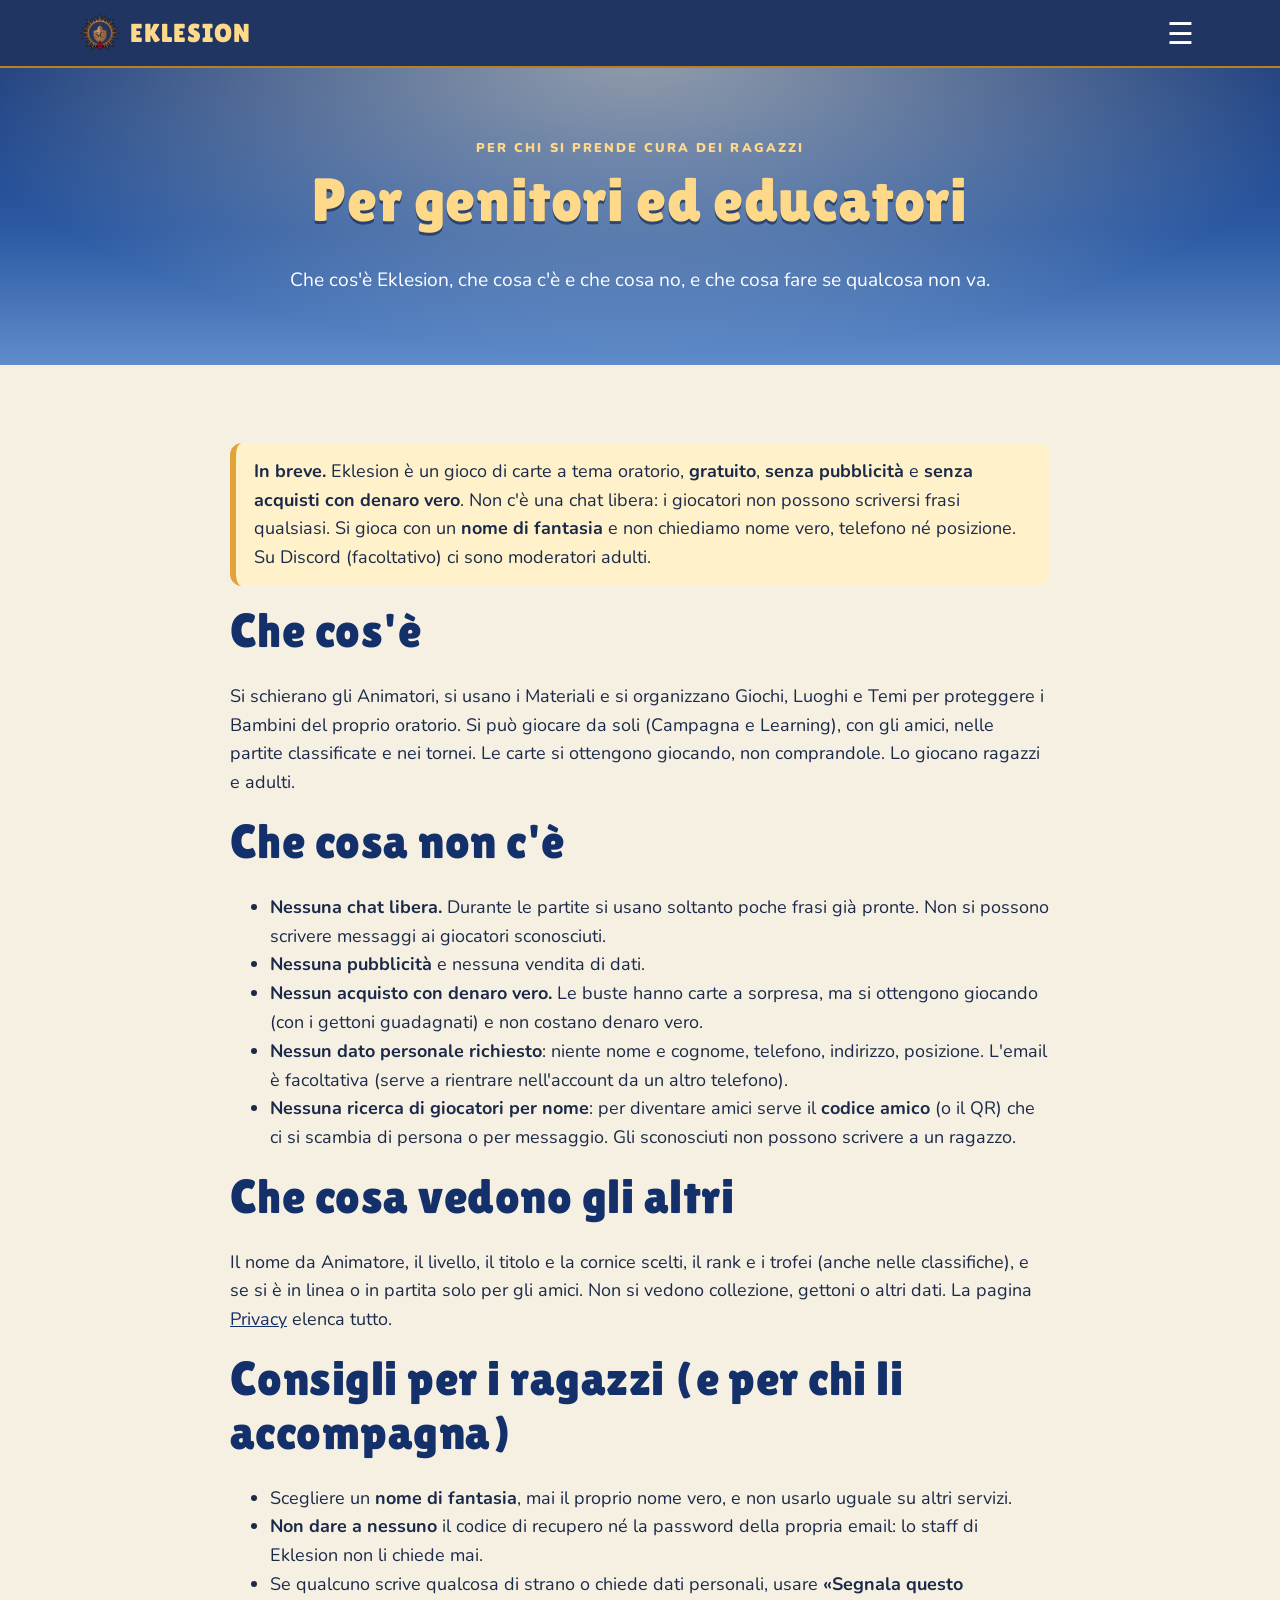
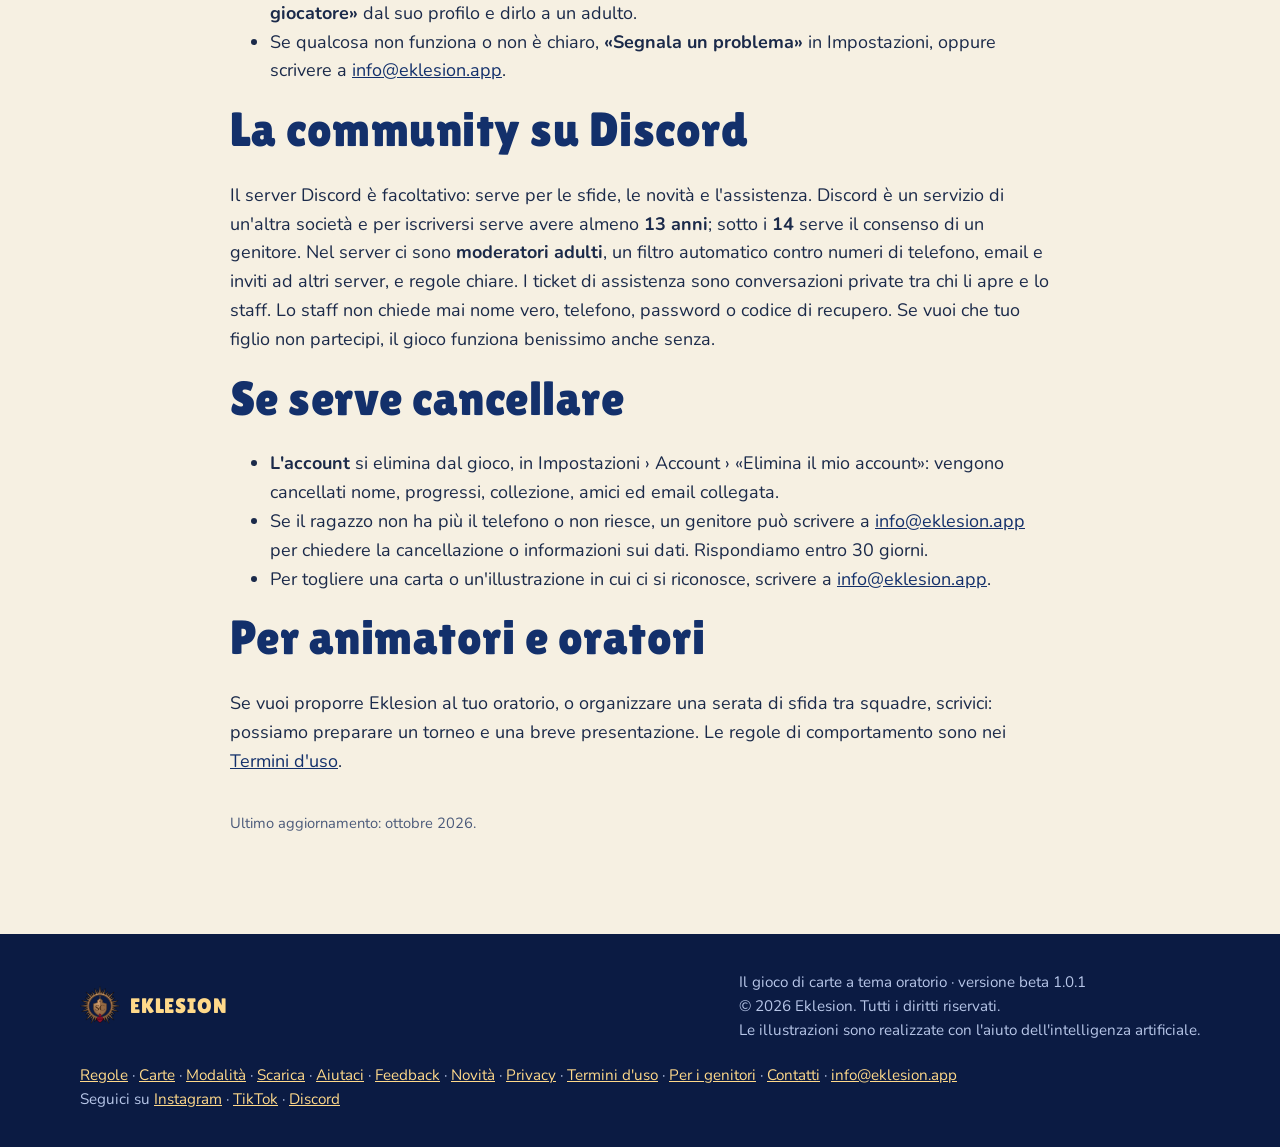
<file: genitori.html>
<!doctype html>
<html lang="it">
<head>
<meta charset="utf-8">
<meta name="viewport" content="width=device-width, initial-scale=1">
<title>Per genitori ed educatori - Eklesion</title>
<meta name="description" content="Che cos'è Eklesion, che cosa c'è e che cosa non c'è per i ragazzi: nessuna chat libera, nessuna pubblicità, nessun acquisto, nessun dato personale. Come segnalare e come cancellare un account.">
<meta name="theme-color" content="#0f2557">
<!-- meta:inizio -->
<link rel="canonical" href="https://eklesion.app/genitori">
<meta property="og:type" content="website">
<meta property="og:site_name" content="Eklesion">
<meta property="og:locale" content="it_IT">
<meta property="og:url" content="https://eklesion.app/genitori">
<meta property="og:title" content="Per genitori ed educatori - Eklesion">
<meta property="og:description" content="Che cos'è Eklesion, che cosa c'è e che cosa non c'è per i ragazzi: nessuna chat libera, nessuna pubblicità, nessun acquisto, nessun dato personale. Come segnalare e come cancellare un account.">
<meta property="og:image" content="https://eklesion.app/img/social.jpg">
<meta property="og:image:type" content="image/jpeg">
<meta property="og:image:width" content="1200">
<meta property="og:image:height" content="630">
<meta property="og:image:alt" content="Eklesion, il gioco di carte dell'Oratorio: una battaglia sul telefono e due carte">
<meta name="twitter:card" content="summary_large_image">
<meta name="twitter:title" content="Per genitori ed educatori - Eklesion">
<meta name="twitter:description" content="Che cos'è Eklesion, che cosa c'è e che cosa non c'è per i ragazzi: nessuna chat libera, nessuna pubblicità, nessun acquisto, nessun dato personale. Come segnalare e come cancellare un account.">
<meta name="twitter:image" content="https://eklesion.app/img/social.jpg">
<link rel="apple-touch-icon" href="https://eklesion.app/img/apple-touch-icon.png">
<!-- meta:fine -->
<link rel="icon" href="img/favicon.png">
<link rel="stylesheet" href="css/style.css">
<script src="js/site.js" defer></script>
</head>
<body>
<div id="nav"></div>

<section class="sky page-head">
  <div class="wrap">
    <span class="eyebrow">Per chi si prende cura dei ragazzi</span>
    <h1>Per genitori ed educatori</h1>
    <p>Che cos'è Eklesion, che cosa c'è e che cosa no, e che cosa fare se qualcosa non va.</p>
  </div>
</section>

<section class="paper" style="padding-top:60px">
  <div class="wrap" style="max-width:820px">

    <div class="callout"><b>In breve.</b> Eklesion è un gioco di carte a tema oratorio, <b>gratuito</b>, <b>senza pubblicità</b> e <b>senza acquisti con denaro vero</b>. Non c'è una chat libera: i giocatori non possono scriversi frasi qualsiasi. Si gioca con un <b>nome di fantasia</b> e non chiediamo nome vero, telefono né posizione. Su Discord (facoltativo) ci sono moderatori adulti.</div>

    <h2 style="color:var(--navy-2)">Che cos'è</h2>
    <p>Si schierano gli Animatori, si usano i Materiali e si organizzano Giochi, Luoghi e Temi per proteggere i Bambini del proprio oratorio. Si può giocare da soli (Campagna e Learning), con gli amici, nelle partite classificate e nei tornei. Le carte si ottengono giocando, non comprandole. Lo giocano ragazzi e adulti.</p>

    <h2 style="color:var(--navy-2)">Che cosa non c'è</h2>
    <ul>
      <li><b>Nessuna chat libera.</b> Durante le partite si usano soltanto poche frasi già pronte. Non si possono scrivere messaggi ai giocatori sconosciuti.</li>
      <li><b>Nessuna pubblicità</b> e nessuna vendita di dati.</li>
      <li><b>Nessun acquisto con denaro vero.</b> Le buste hanno carte a sorpresa, ma si ottengono giocando (con i gettoni guadagnati) e non costano denaro vero.</li>
      <li><b>Nessun dato personale richiesto</b>: niente nome e cognome, telefono, indirizzo, posizione. L'email è facoltativa (serve a rientrare nell'account da un altro telefono).</li>
      <li><b>Nessuna ricerca di giocatori per nome</b>: per diventare amici serve il <b>codice amico</b> (o il QR) che ci si scambia di persona o per messaggio. Gli sconosciuti non possono scrivere a un ragazzo.</li>
    </ul>

    <h2 style="color:var(--navy-2)">Che cosa vedono gli altri</h2>
    <p>Il nome da Animatore, il livello, il titolo e la cornice scelti, il rank e i trofei (anche nelle classifiche), e se si è in linea o in partita solo per gli amici. Non si vedono collezione, gettoni o altri dati. La pagina <a href="privacy.html">Privacy</a> elenca tutto.</p>

    <h2 style="color:var(--navy-2)">Consigli per i ragazzi (e per chi li accompagna)</h2>
    <ul>
      <li>Scegliere un <b>nome di fantasia</b>, mai il proprio nome vero, e non usarlo uguale su altri servizi.</li>
      <li><b>Non dare a nessuno</b> il codice di recupero né la password della propria email: lo staff di Eklesion non li chiede mai.</li>
      <li>Se qualcuno scrive qualcosa di strano o chiede dati personali, usare <b>«Segnala questo giocatore»</b> dal suo profilo e dirlo a un adulto.</li>
      <li>Se qualcosa non funziona o non è chiaro, <b>«Segnala un problema»</b> in Impostazioni, oppure scrivere a <a href="mailto:info@eklesion.app">info@eklesion.app</a>.</li>
    </ul>

    <h2 style="color:var(--navy-2)">La community su Discord</h2>
    <p>Il server Discord è facoltativo: serve per le sfide, le novità e l'assistenza. Discord è un servizio di un'altra società e per iscriversi serve avere almeno <b>13 anni</b>; sotto i <b>14</b> serve il consenso di un genitore. Nel server ci sono <b>moderatori adulti</b>, un filtro automatico contro numeri di telefono, email e inviti ad altri server, e regole chiare. I ticket di assistenza sono conversazioni private tra chi li apre e lo staff. Lo staff non chiede mai nome vero, telefono, password o codice di recupero. Se vuoi che tuo figlio non partecipi, il gioco funziona benissimo anche senza.</p>

    <h2 style="color:var(--navy-2)">Se serve cancellare</h2>
    <ul>
      <li><b>L'account</b> si elimina dal gioco, in Impostazioni › Account › «Elimina il mio account»: vengono cancellati nome, progressi, collezione, amici ed email collegata.</li>
      <li>Se il ragazzo non ha più il telefono o non riesce, un genitore può scrivere a <a href="mailto:info@eklesion.app">info@eklesion.app</a> per chiedere la cancellazione o informazioni sui dati. Rispondiamo entro 30 giorni.</li>
      <li>Per togliere una carta o un'illustrazione in cui ci si riconosce, scrivere a <a href="mailto:info@eklesion.app">info@eklesion.app</a>.</li>
    </ul>

    <h2 style="color:var(--navy-2)">Per animatori e oratori</h2>
    <p>Se vuoi proporre Eklesion al tuo oratorio, o organizzare una serata di sfida tra squadre, scrivici: possiamo preparare un torneo e una breve presentazione. Le regole di comportamento sono nei <a href="termini.html">Termini d'uso</a>.</p>

    <p style="color:var(--ink-soft);font-size:.92rem;margin-top:36px">Ultimo aggiornamento: ottobre 2026.</p>
  </div>
</section>

<div id="foot"></div>
</body>
</html>
</file>
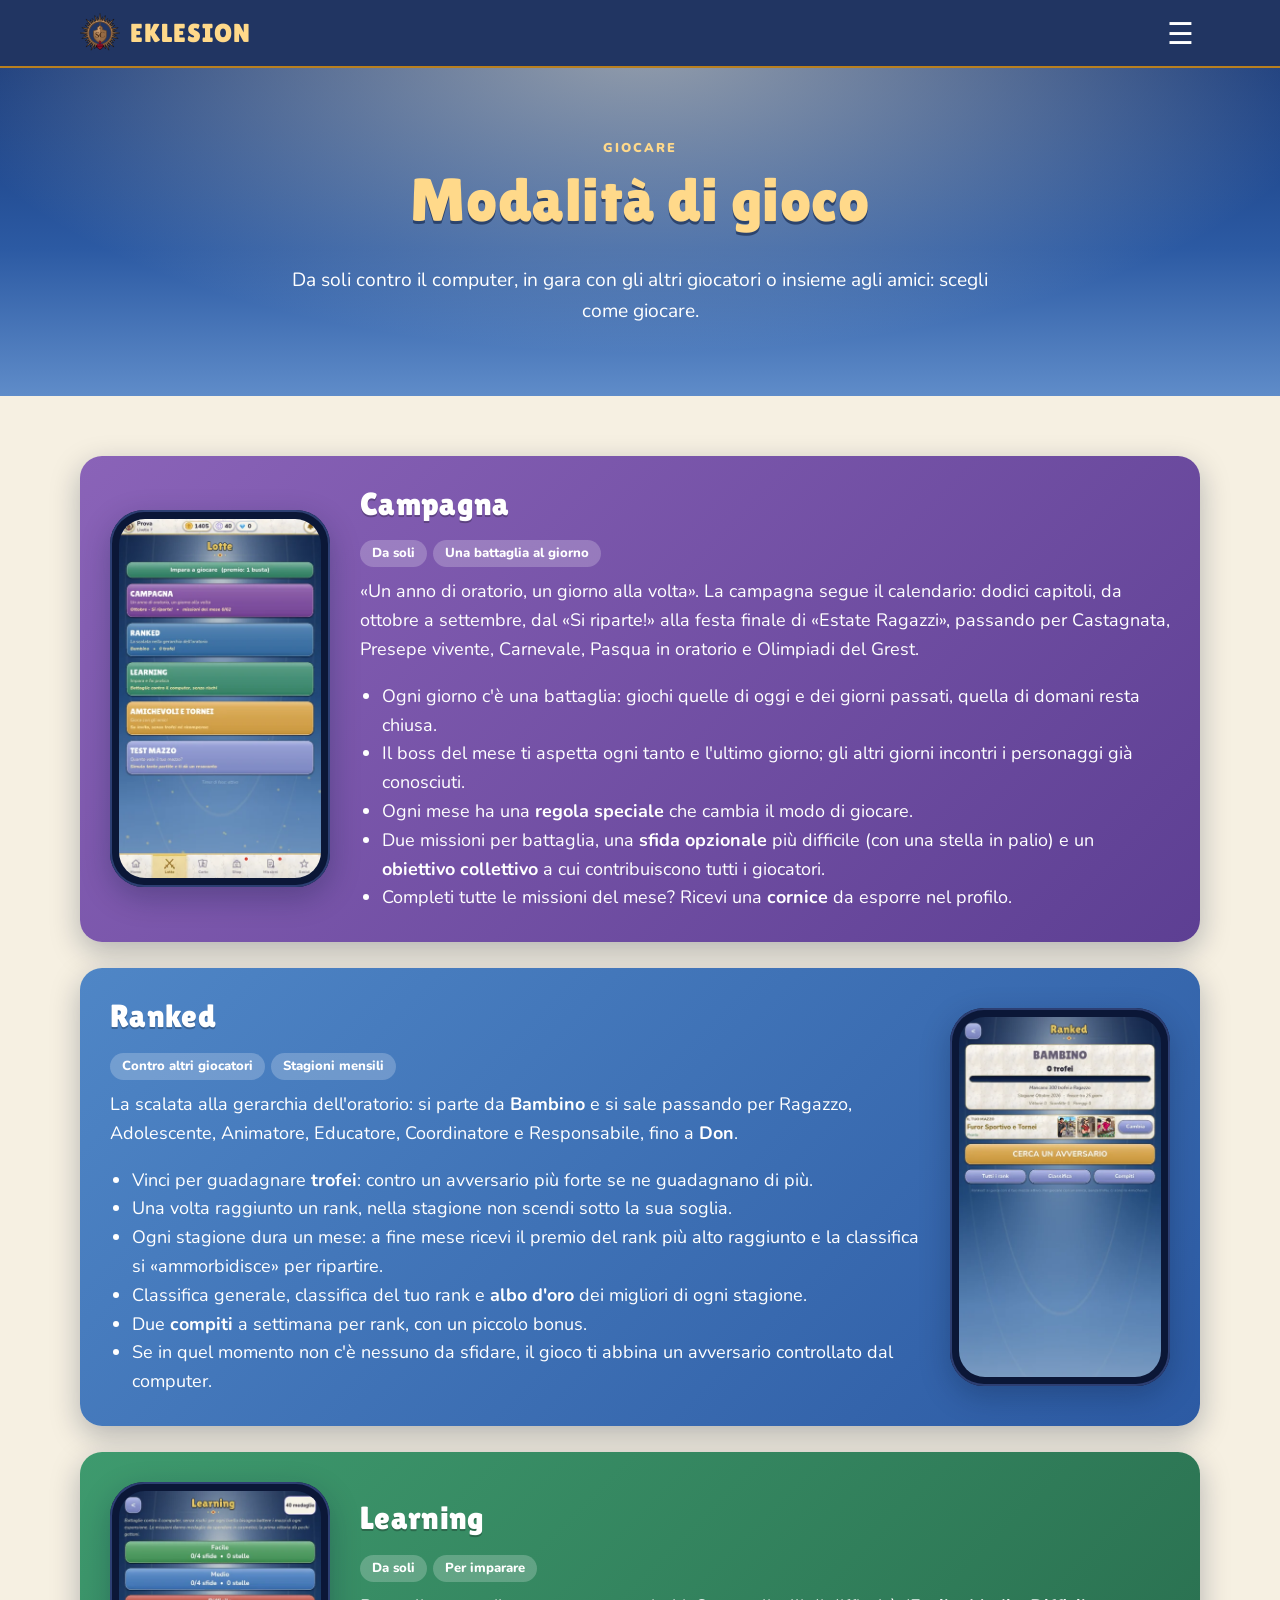
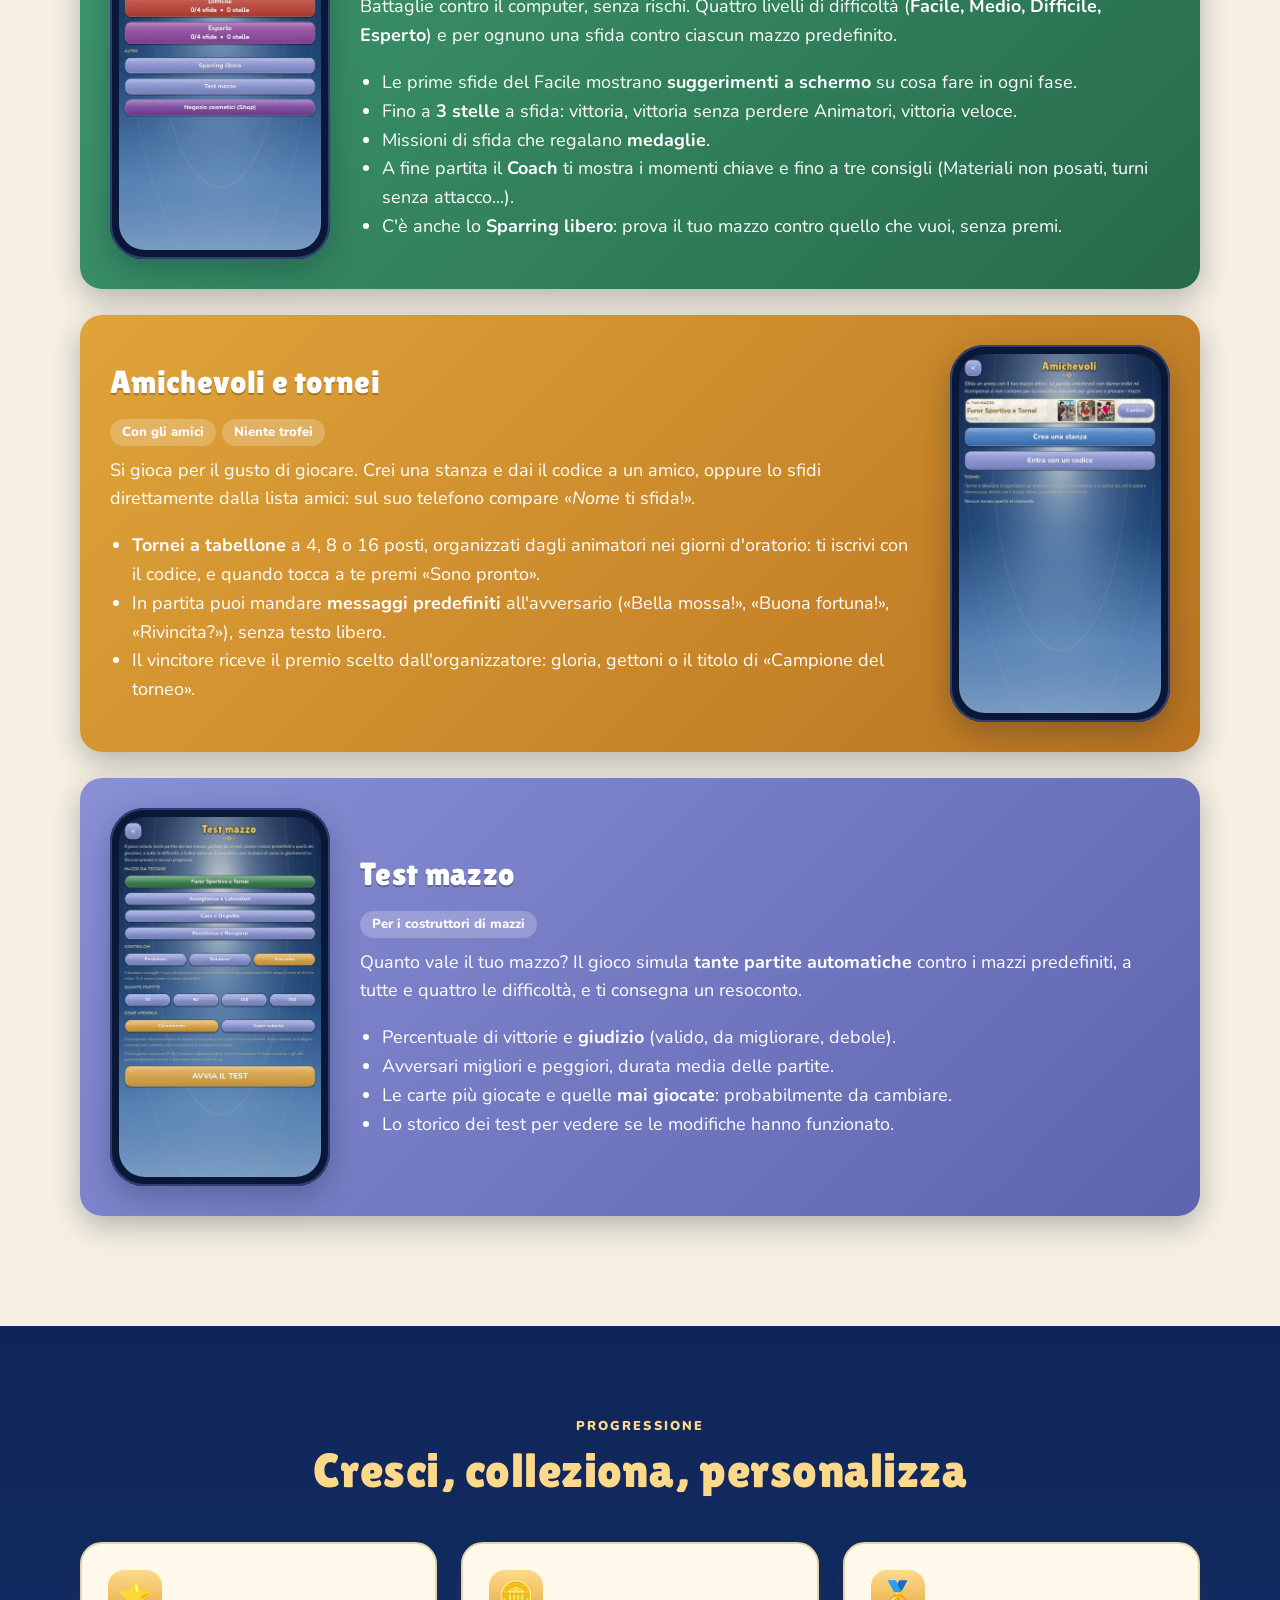
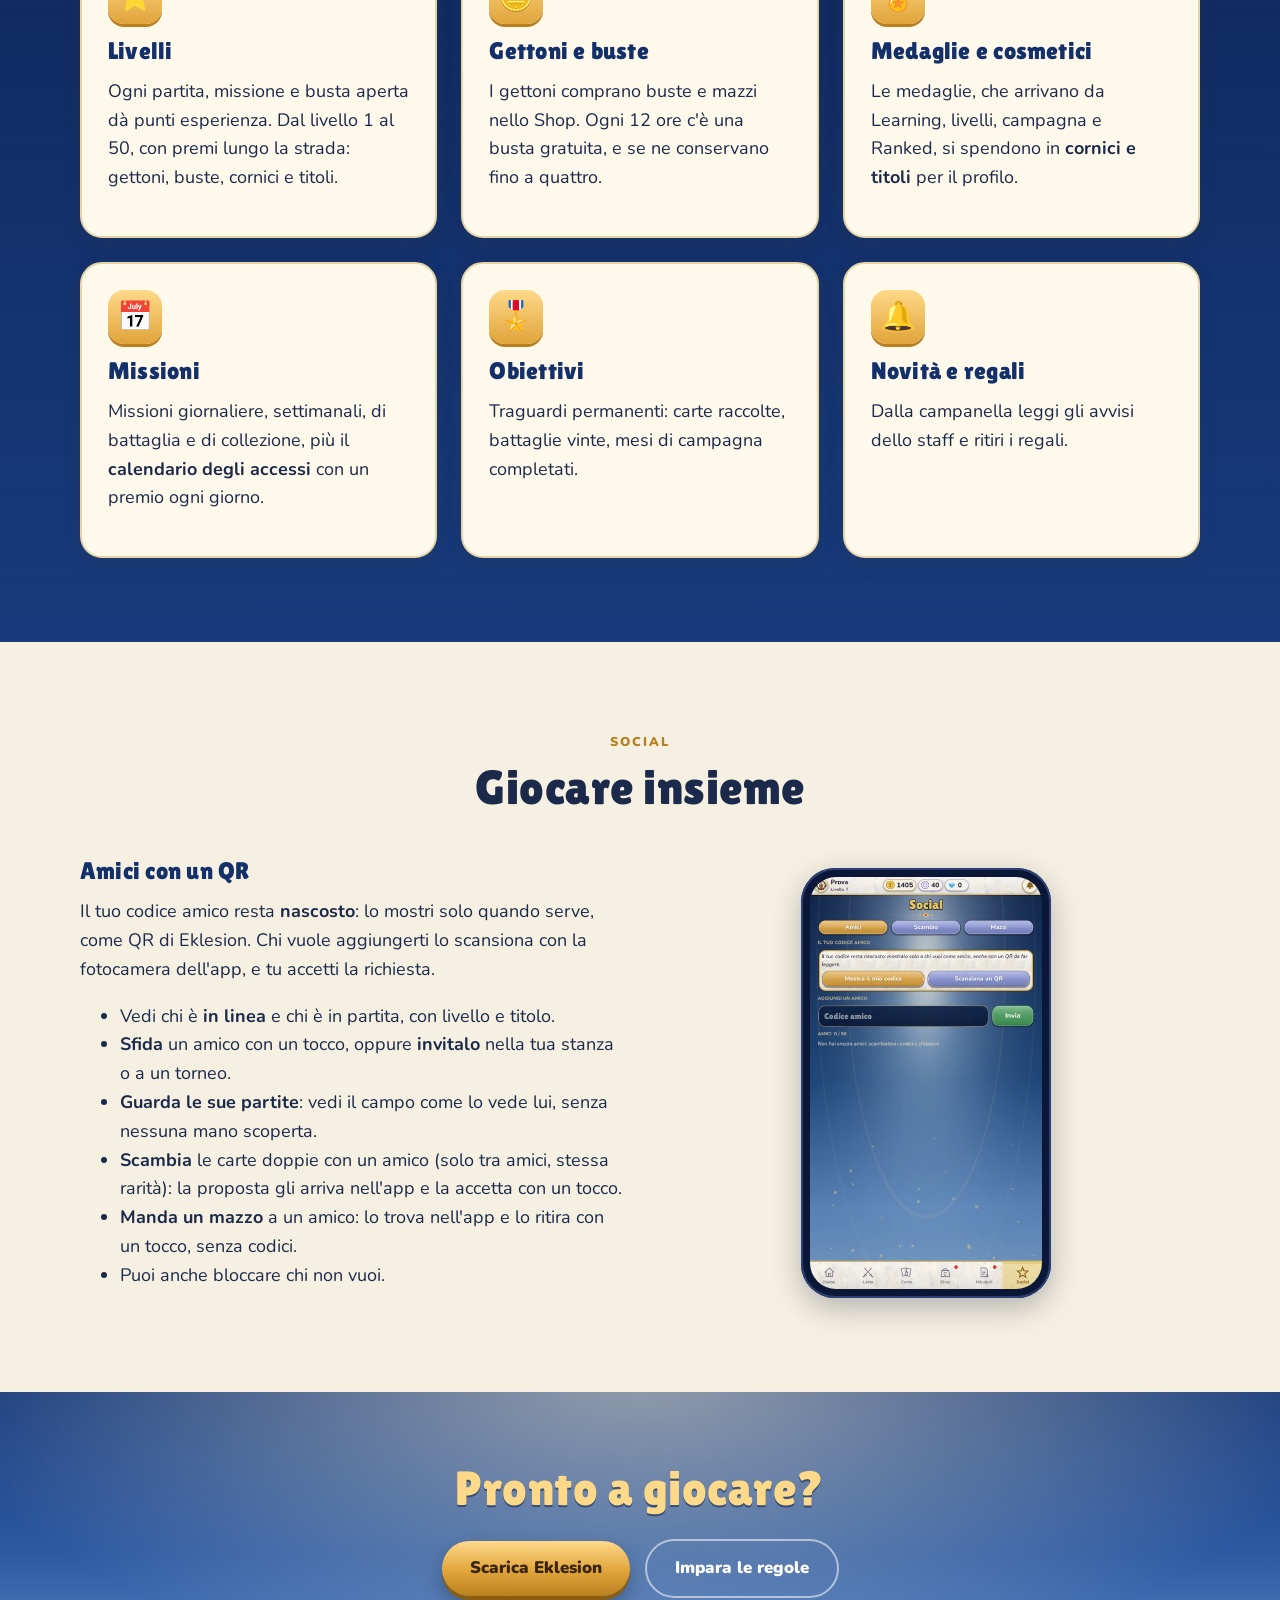
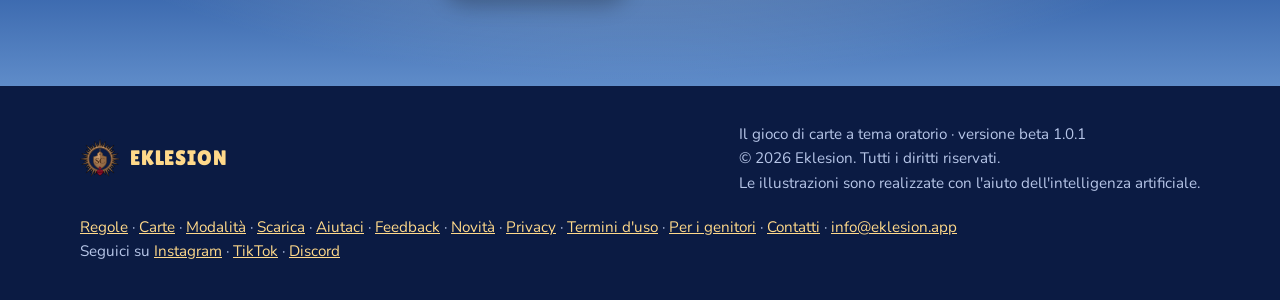
<file: modalita.html>
<!doctype html>
<html lang="it">
<head>
<meta charset="utf-8">
<meta name="viewport" content="width=device-width, initial-scale=1">
<title>Modalità di gioco - Eklesion</title>
<meta name="description" content="Campagna di un anno, Ranked, Learning, Amichevoli e tornei, Test mazzo: tutte le modalità di Eklesion, i premi e come si progredisce.">
<meta name="theme-color" content="#0f2557">
<!-- meta:inizio -->
<link rel="canonical" href="https://eklesion.app/modalita">
<meta property="og:type" content="website">
<meta property="og:site_name" content="Eklesion">
<meta property="og:locale" content="it_IT">
<meta property="og:url" content="https://eklesion.app/modalita">
<meta property="og:title" content="Modalità di gioco - Eklesion">
<meta property="og:description" content="Campagna di un anno, Ranked, Learning, Amichevoli e tornei, Test mazzo: tutte le modalità di Eklesion, i premi e come si progredisce.">
<meta property="og:image" content="https://eklesion.app/img/social.jpg">
<meta property="og:image:type" content="image/jpeg">
<meta property="og:image:width" content="1200">
<meta property="og:image:height" content="630">
<meta property="og:image:alt" content="Eklesion, il gioco di carte dell'Oratorio: una battaglia sul telefono e due carte">
<meta name="twitter:card" content="summary_large_image">
<meta name="twitter:title" content="Modalità di gioco - Eklesion">
<meta name="twitter:description" content="Campagna di un anno, Ranked, Learning, Amichevoli e tornei, Test mazzo: tutte le modalità di Eklesion, i premi e come si progredisce.">
<meta name="twitter:image" content="https://eklesion.app/img/social.jpg">
<link rel="apple-touch-icon" href="https://eklesion.app/img/apple-touch-icon.png">
<!-- meta:fine -->
<link rel="icon" href="img/favicon.png">
<link rel="stylesheet" href="css/style.css">
<script src="js/site.js" defer></script>
</head>
<body>
<div id="nav"></div>

<section class="sky page-head">
  <div class="wrap">
    <span class="eyebrow">Giocare</span>
    <h1>Modalità di gioco</h1>
    <p>Da soli contro il computer, in gara con gli altri giocatori o insieme agli amici: scegli come giocare.</p>
  </div>
</section>

<section class="paper" style="padding-top:60px">
  <div class="wrap">

    <div class="mode purple rise">
      <div class="phone"><img src="img/app/lotte.webp" alt="Il menu delle modalità" loading="lazy"></div>
      <div>
        <h3>Campagna</h3>
        <span class="tag">Da soli</span><span class="tag">Una battaglia al giorno</span>
        <p>«Un anno di oratorio, un giorno alla volta». La campagna segue il calendario: dodici capitoli, da ottobre a settembre, dal «Si riparte!» alla festa finale di «Estate Ragazzi», passando per Castagnata, Presepe vivente, Carnevale, Pasqua in oratorio e Olimpiadi del Grest.</p>
        <ul>
          <li>Ogni giorno c'è una battaglia: giochi quelle di oggi e dei giorni passati, quella di domani resta chiusa.</li>
          <li>Il boss del mese ti aspetta ogni tanto e l'ultimo giorno; gli altri giorni incontri i personaggi già conosciuti.</li>
          <li>Ogni mese ha una <b>regola speciale</b> che cambia il modo di giocare.</li>
          <li>Due missioni per battaglia, una <b>sfida opzionale</b> più difficile (con una stella in palio) e un <b>obiettivo collettivo</b> a cui contribuiscono tutti i giocatori.</li>
          <li>Completi tutte le missioni del mese? Ricevi una <b>cornice</b> da esporre nel profilo.</li>
        </ul>
      </div>
    </div>

    <div class="mode blue rise">
      <div class="phone"><img src="img/app/ranked.webp" alt="Ranked" loading="lazy"></div>
      <div>
        <h3>Ranked</h3>
        <span class="tag">Contro altri giocatori</span><span class="tag">Stagioni mensili</span>
        <p>La scalata alla gerarchia dell'oratorio: si parte da <b>Bambino</b> e si sale passando per Ragazzo, Adolescente, Animatore, Educatore, Coordinatore e Responsabile, fino a <b>Don</b>.</p>
        <ul>
          <li>Vinci per guadagnare <b>trofei</b>: contro un avversario più forte se ne guadagnano di più.</li>
          <li>Una volta raggiunto un rank, nella stagione non scendi sotto la sua soglia.</li>
          <li>Ogni stagione dura un mese: a fine mese ricevi il premio del rank più alto raggiunto e la classifica si «ammorbidisce» per ripartire.</li>
          <li>Classifica generale, classifica del tuo rank e <b>albo d'oro</b> dei migliori di ogni stagione.</li>
          <li>Due <b>compiti</b> a settimana per rank, con un piccolo bonus.</li>
          <li>Se in quel momento non c'è nessuno da sfidare, il gioco ti abbina un avversario controllato dal computer.</li>
        </ul>
      </div>
    </div>

    <div class="mode green rise">
      <div class="phone"><img src="img/app/learning.webp" alt="Learning" loading="lazy"></div>
      <div>
        <h3>Learning</h3>
        <span class="tag">Da soli</span><span class="tag">Per imparare</span>
        <p>Battaglie contro il computer, senza rischi. Quattro livelli di difficoltà (<b>Facile, Medio, Difficile, Esperto</b>) e per ognuno una sfida contro ciascun mazzo predefinito.</p>
        <ul>
          <li>Le prime sfide del Facile mostrano <b>suggerimenti a schermo</b> su cosa fare in ogni fase.</li>
          <li>Fino a <b>3 stelle</b> a sfida: vittoria, vittoria senza perdere Animatori, vittoria veloce.</li>
          <li>Missioni di sfida che regalano <b>medaglie</b>.</li>
          <li>A fine partita il <b>Coach</b> ti mostra i momenti chiave e fino a tre consigli (Materiali non posati, turni senza attacco...).</li>
          <li>C'è anche lo <b>Sparring libero</b>: prova il tuo mazzo contro quello che vuoi, senza premi.</li>
        </ul>
      </div>
    </div>

    <div class="mode orange rise">
      <div class="phone"><img src="img/app/amichevoli.webp" alt="Amichevoli e tornei" loading="lazy"></div>
      <div>
        <h3>Amichevoli e tornei</h3>
        <span class="tag">Con gli amici</span><span class="tag">Niente trofei</span>
        <p>Si gioca per il gusto di giocare. Crei una stanza e dai il codice a un amico, oppure lo sfidi direttamente dalla lista amici: sul suo telefono compare «<i>Nome</i> ti sfida!».</p>
        <ul>
          <li><b>Tornei a tabellone</b> a 4, 8 o 16 posti, organizzati dagli animatori nei giorni d'oratorio: ti iscrivi con il codice, e quando tocca a te premi «Sono pronto».</li>
          <li>In partita puoi mandare <b>messaggi predefiniti</b> all'avversario («Bella mossa!», «Buona fortuna!», «Rivincita?»), senza testo libero.</li>
          <li>Il vincitore riceve il premio scelto dall'organizzatore: gloria, gettoni o il titolo di «Campione del torneo».</li>
        </ul>
      </div>
    </div>

    <div class="mode lav rise">
      <div class="phone"><img src="img/app/testmazzo.webp" alt="Test mazzo" loading="lazy"></div>
      <div>
        <h3>Test mazzo</h3>
        <span class="tag">Per i costruttori di mazzi</span>
        <p>Quanto vale il tuo mazzo? Il gioco simula <b>tante partite automatiche</b> contro i mazzi predefiniti, a tutte e quattro le difficoltà, e ti consegna un resoconto.</p>
        <ul>
          <li>Percentuale di vittorie e <b>giudizio</b> (valido, da migliorare, debole).</li>
          <li>Avversari migliori e peggiori, durata media delle partite.</li>
          <li>Le carte più giocate e quelle <b>mai giocate</b>: probabilmente da cambiare.</li>
          <li>Lo storico dei test per vedere se le modifiche hanno funzionato.</li>
        </ul>
      </div>
    </div>
  </div>
</section>

<section class="deep">
  <div class="wrap">
    <div class="sect-head center rise">
      <span class="eyebrow">Progressione</span>
      <h2>Cresci, colleziona, personalizza</h2>
    </div>
    <div class="cols c3">
      <div class="card-box rise"><div class="ico">⭐</div><h3>Livelli</h3><p>Ogni partita, missione e busta aperta dà punti esperienza. Dal livello 1 al 50, con premi lungo la strada: gettoni, buste, cornici e titoli.</p></div>
      <div class="card-box rise"><div class="ico">🪙</div><h3>Gettoni e buste</h3><p>I gettoni comprano buste e mazzi nello Shop. Ogni 12 ore c'è una busta gratuita, e se ne conservano fino a quattro.</p></div>
      <div class="card-box rise"><div class="ico">🏅</div><h3>Medaglie e cosmetici</h3><p>Le medaglie, che arrivano da Learning, livelli, campagna e Ranked, si spendono in <b>cornici e titoli</b> per il profilo.</p></div>
      <div class="card-box rise"><div class="ico">📅</div><h3>Missioni</h3><p>Missioni giornaliere, settimanali, di battaglia e di collezione, più il <b>calendario degli accessi</b> con un premio ogni giorno.</p></div>
      <div class="card-box rise"><div class="ico">🎖️</div><h3>Obiettivi</h3><p>Traguardi permanenti: carte raccolte, battaglie vinte, mesi di campagna completati.</p></div>
      <div class="card-box rise"><div class="ico">🔔</div><h3>Novità e regali</h3><p>Dalla campanella leggi gli avvisi dello staff e ritiri i regali.</p></div>
    </div>
  </div>
</section>

<section class="paper">
  <div class="wrap">
    <div class="sect-head center rise">
      <span class="eyebrow">Social</span>
      <h2>Giocare insieme</h2>
    </div>
    <div class="cols c2" style="align-items:center">
      <div class="rise">
        <h3 style="color:var(--navy-2)">Amici con un QR</h3>
        <p>Il tuo codice amico resta <b>nascosto</b>: lo mostri solo quando serve, come QR di Eklesion. Chi vuole aggiungerti lo scansiona con la fotocamera dell'app, e tu accetti la richiesta.</p>
        <ul>
          <li>Vedi chi è <b>in linea</b> e chi è in partita, con livello e titolo.</li>
          <li><b>Sfida</b> un amico con un tocco, oppure <b>invitalo</b> nella tua stanza o a un torneo.</li>
          <li><b>Guarda le sue partite</b>: vedi il campo come lo vede lui, senza nessuna mano scoperta.</li>
          <li><b>Scambia</b> le carte doppie con un amico (solo tra amici, stessa rarità): la proposta gli arriva nell'app e la accetta con un tocco.</li>
          <li><b>Manda un mazzo</b> a un amico: lo trova nell'app e lo ritira con un tocco, senza codici.</li>
          <li>Puoi anche bloccare chi non vuoi.</li>
        </ul>
      </div>
      <div class="rise" style="display:flex;justify-content:center"><div class="phone" style="width:250px"><img src="img/app/social.webp" alt="Pagina Amici" loading="lazy"></div></div>
    </div>
  </div>
</section>

<section class="sky cta-band">
  <div class="wrap rise">
    <h2>Pronto a giocare?</h2>
    <p><a class="btn" href="scarica.html">Scarica Eklesion</a> &nbsp; <a class="btn line" href="come-si-gioca.html">Impara le regole</a></p>
  </div>
</section>

<div id="foot"></div>
</body>
</html>
</file>
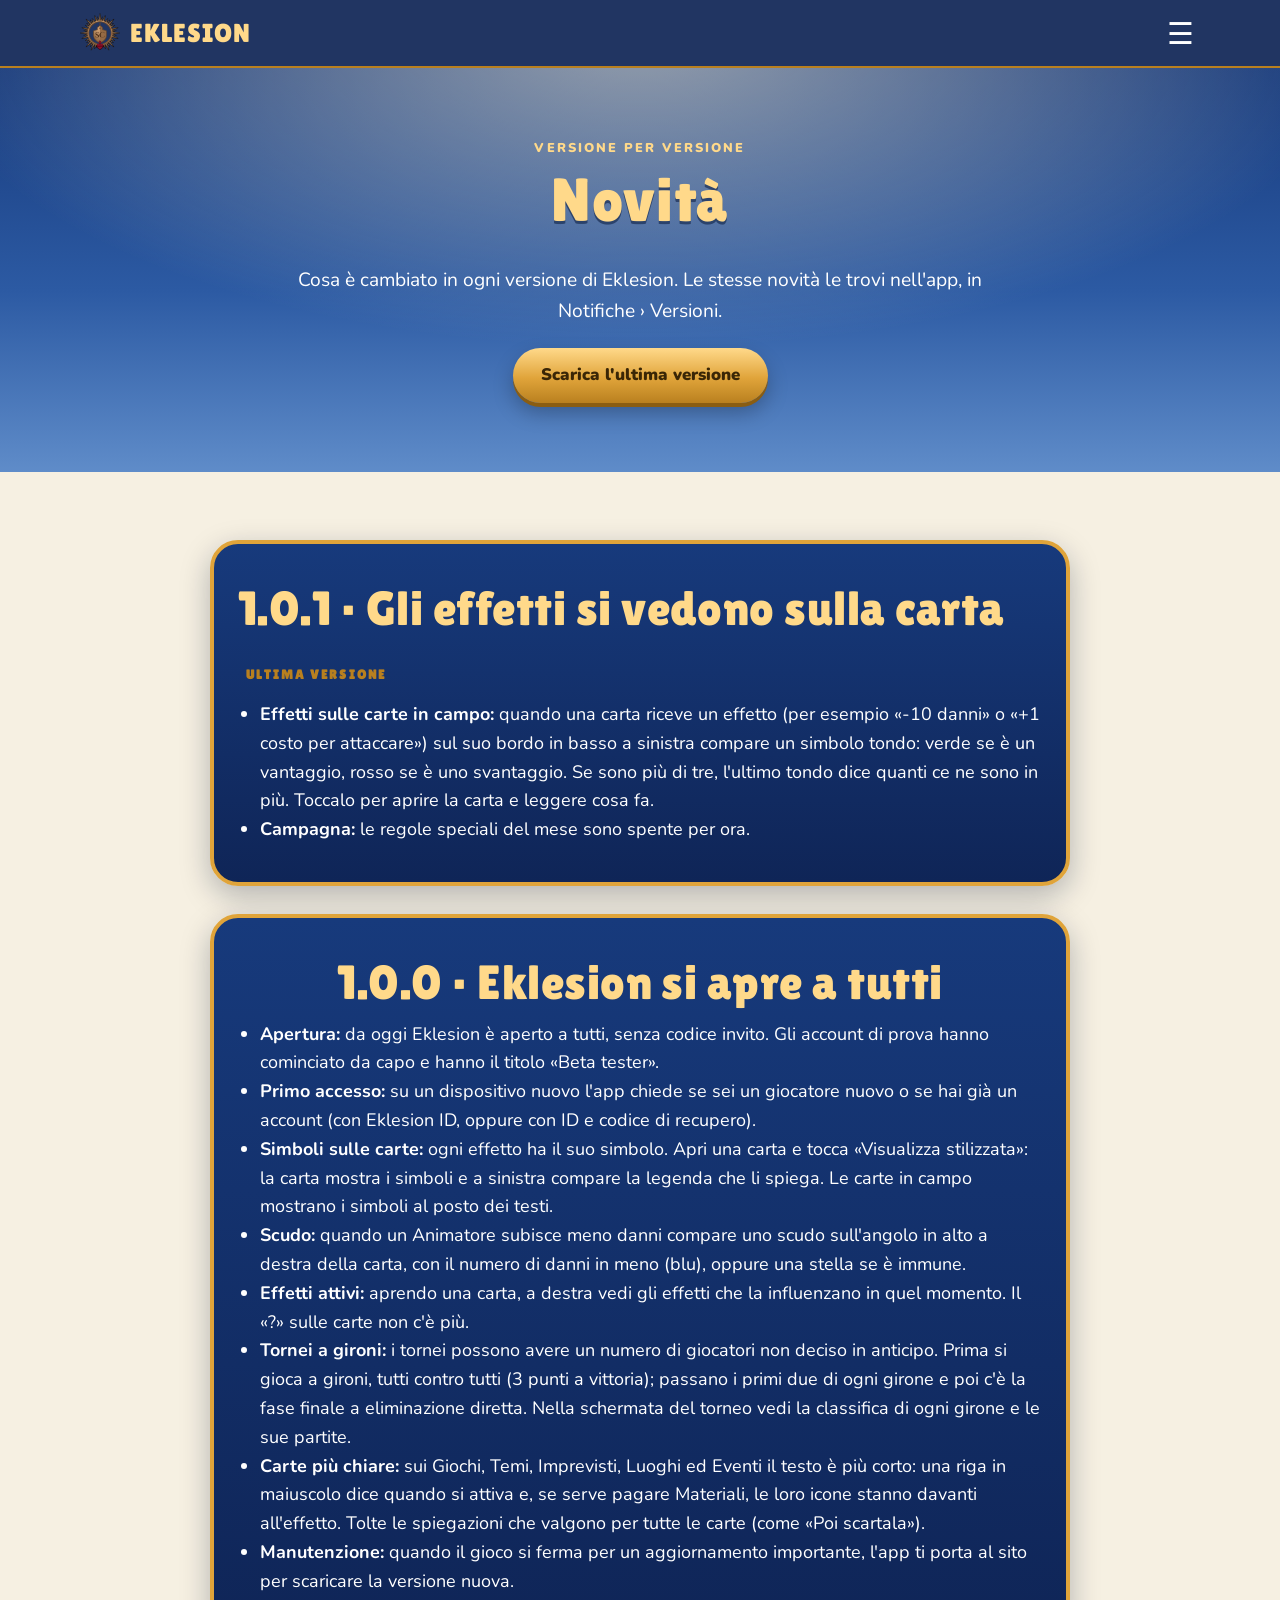
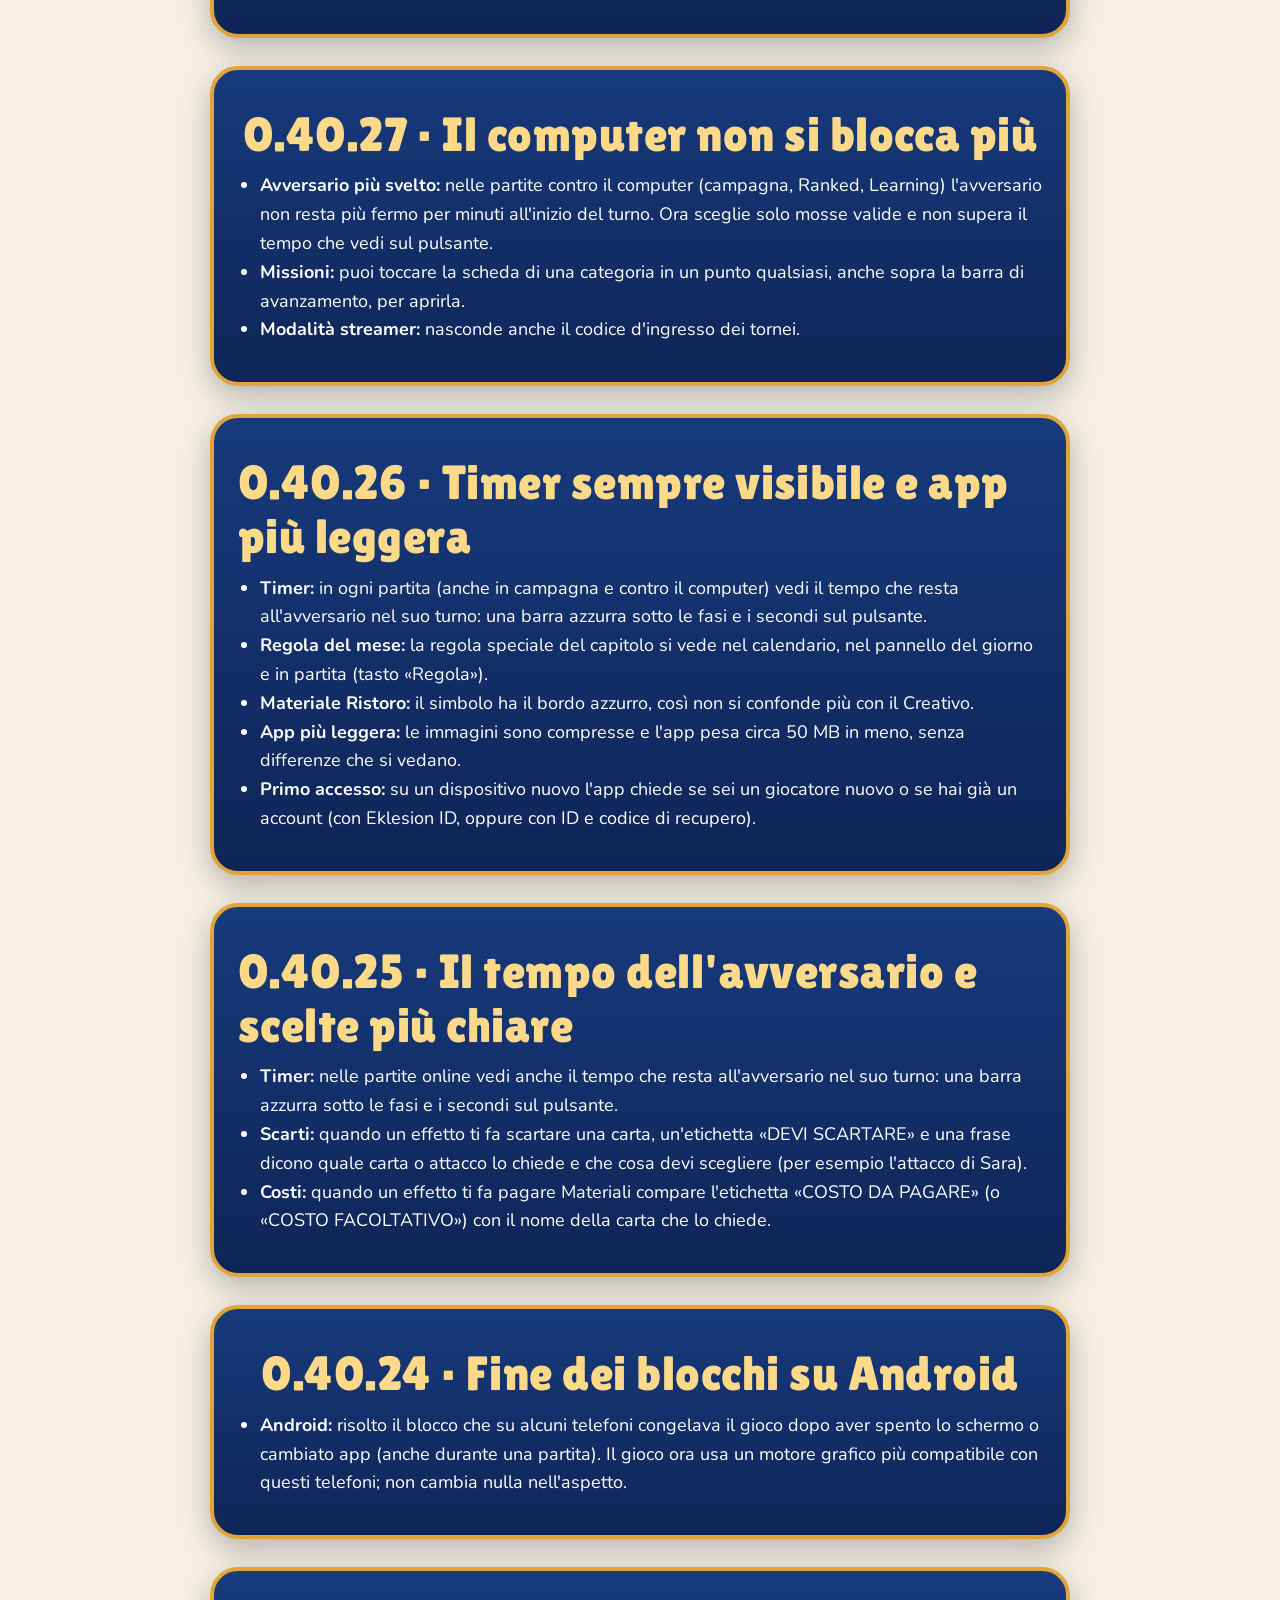
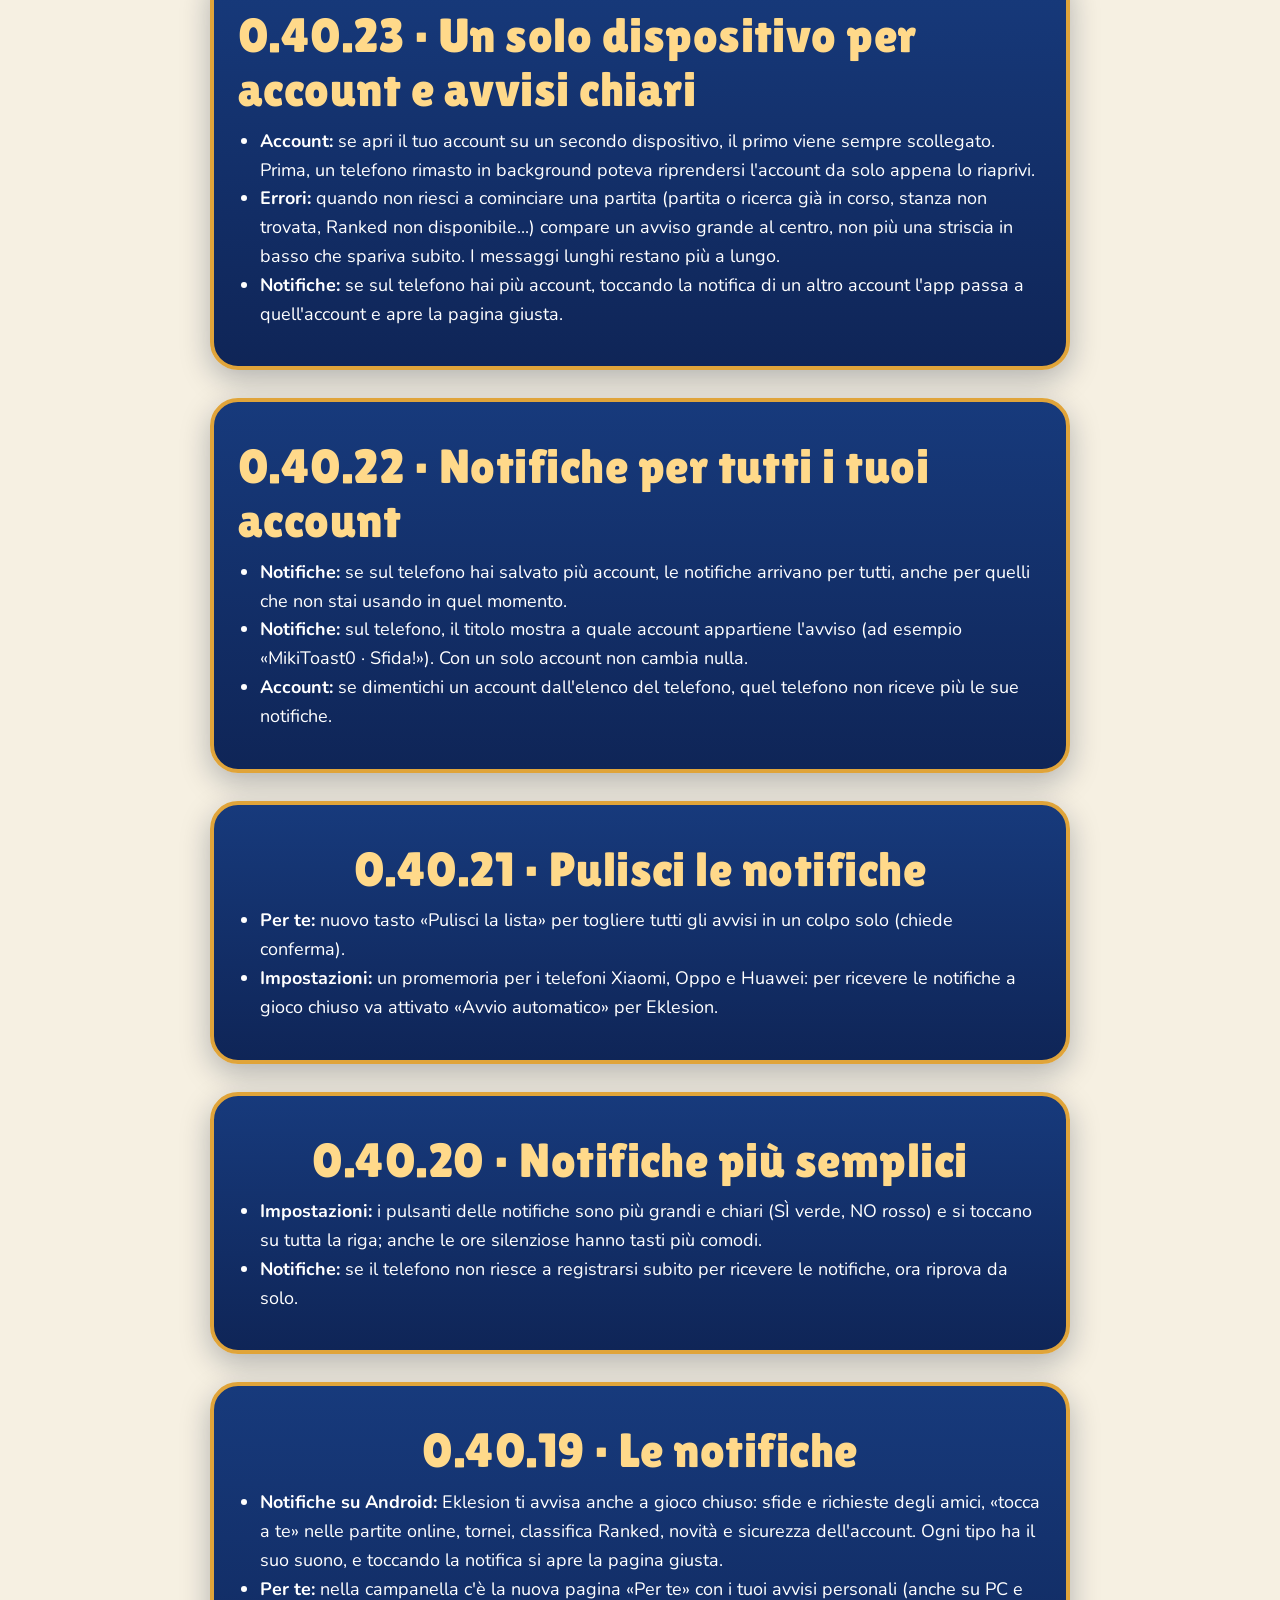
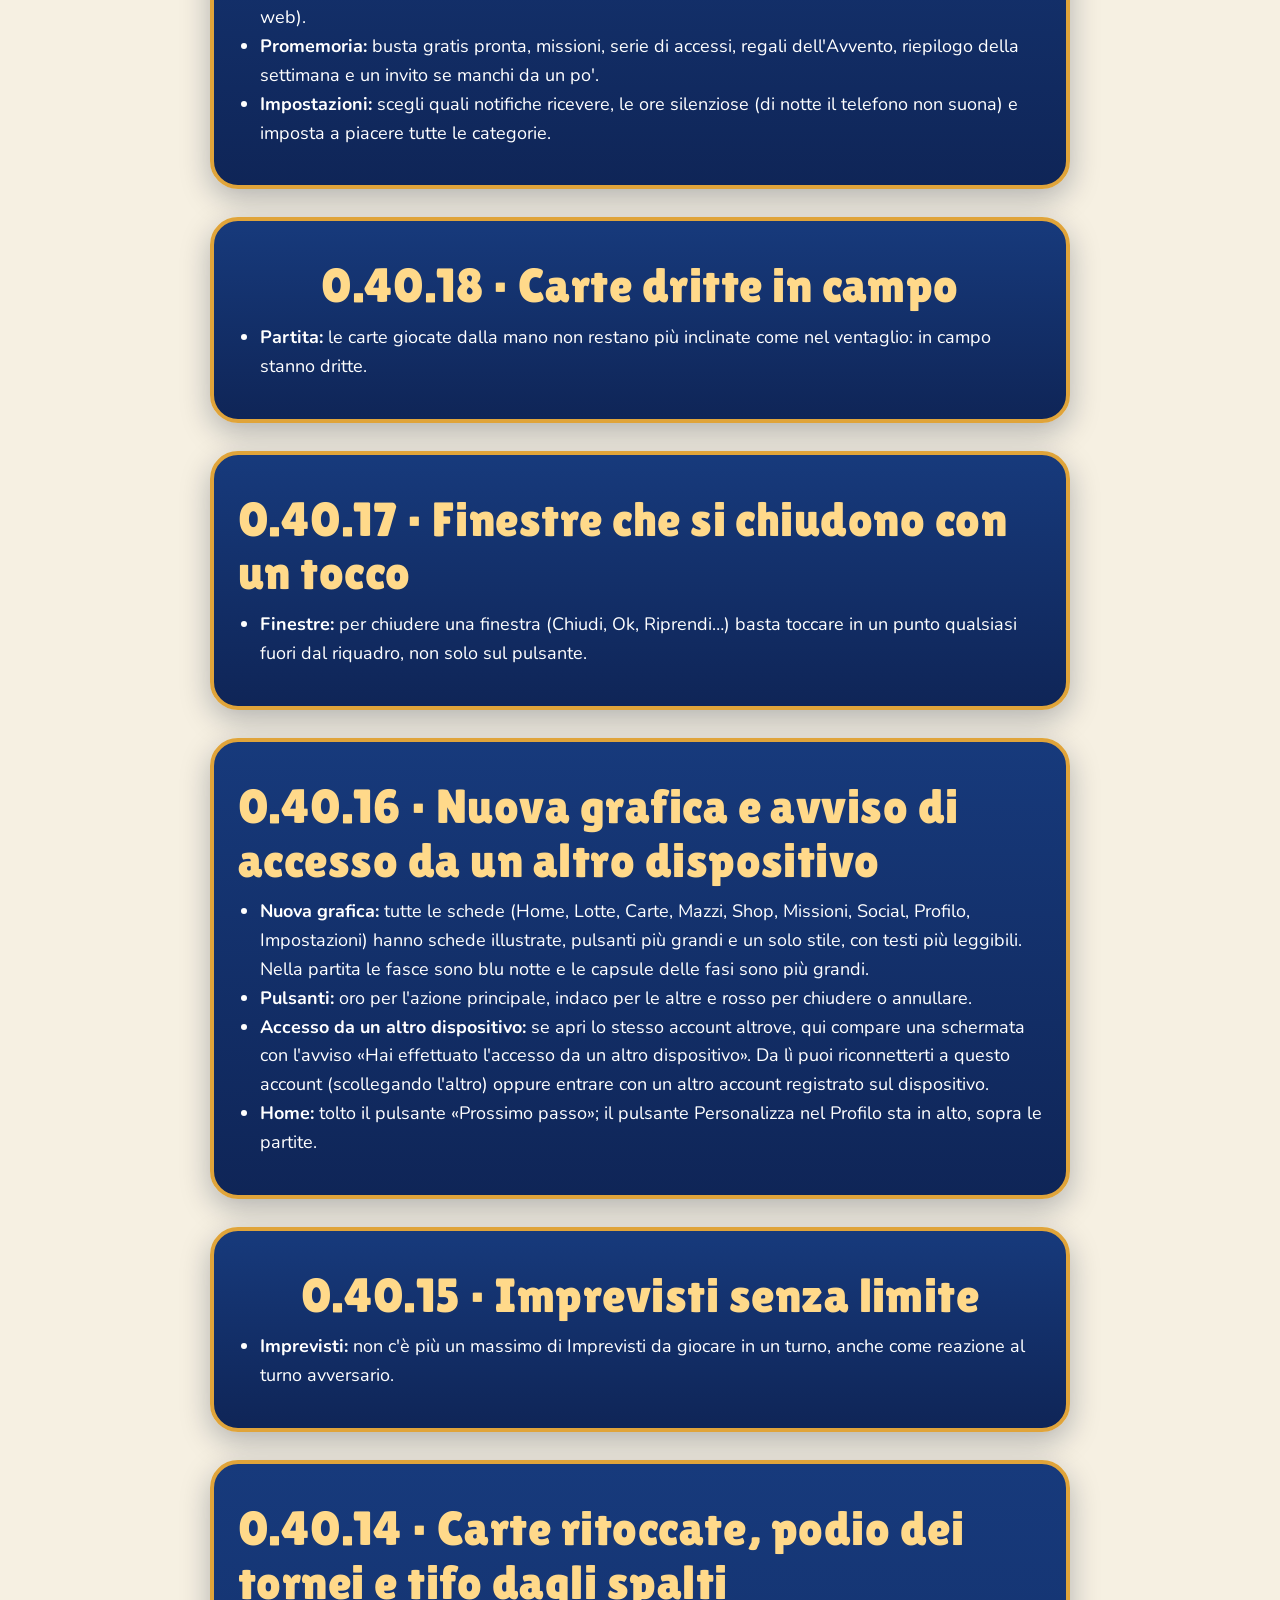
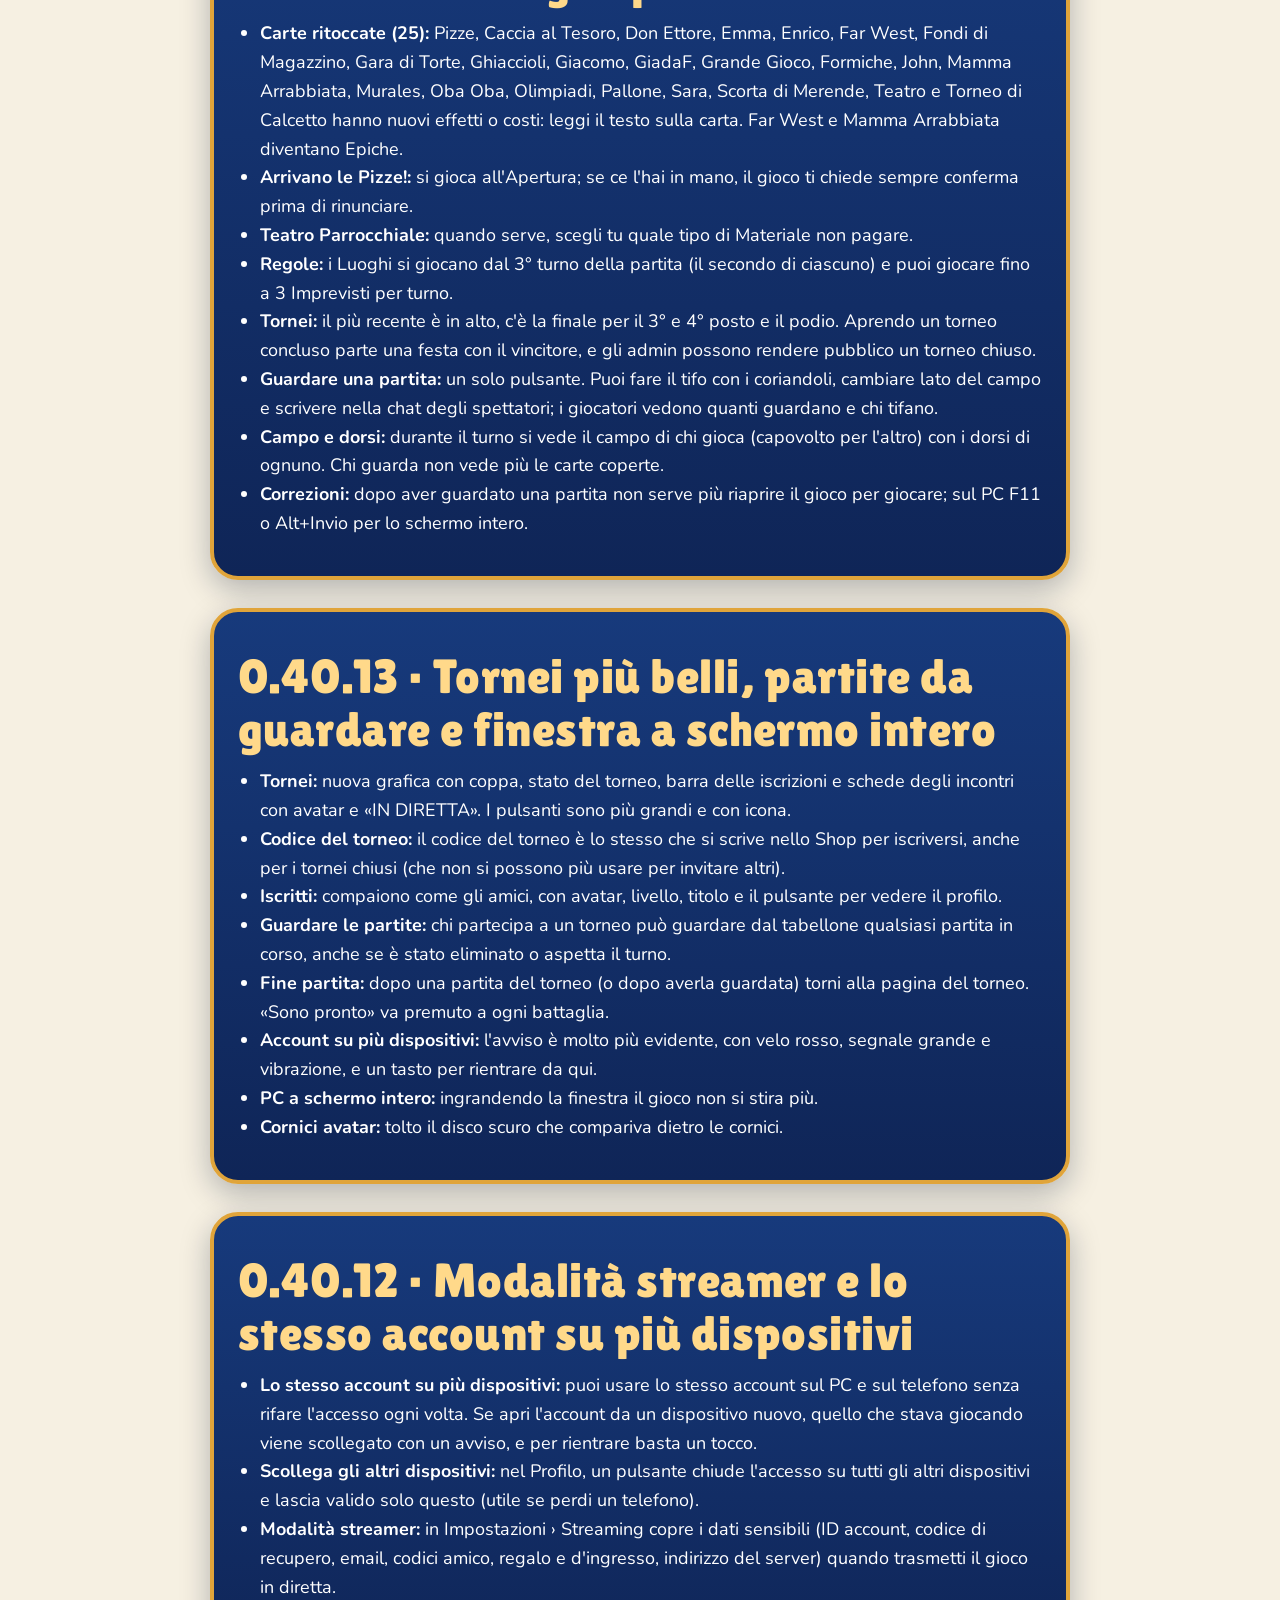
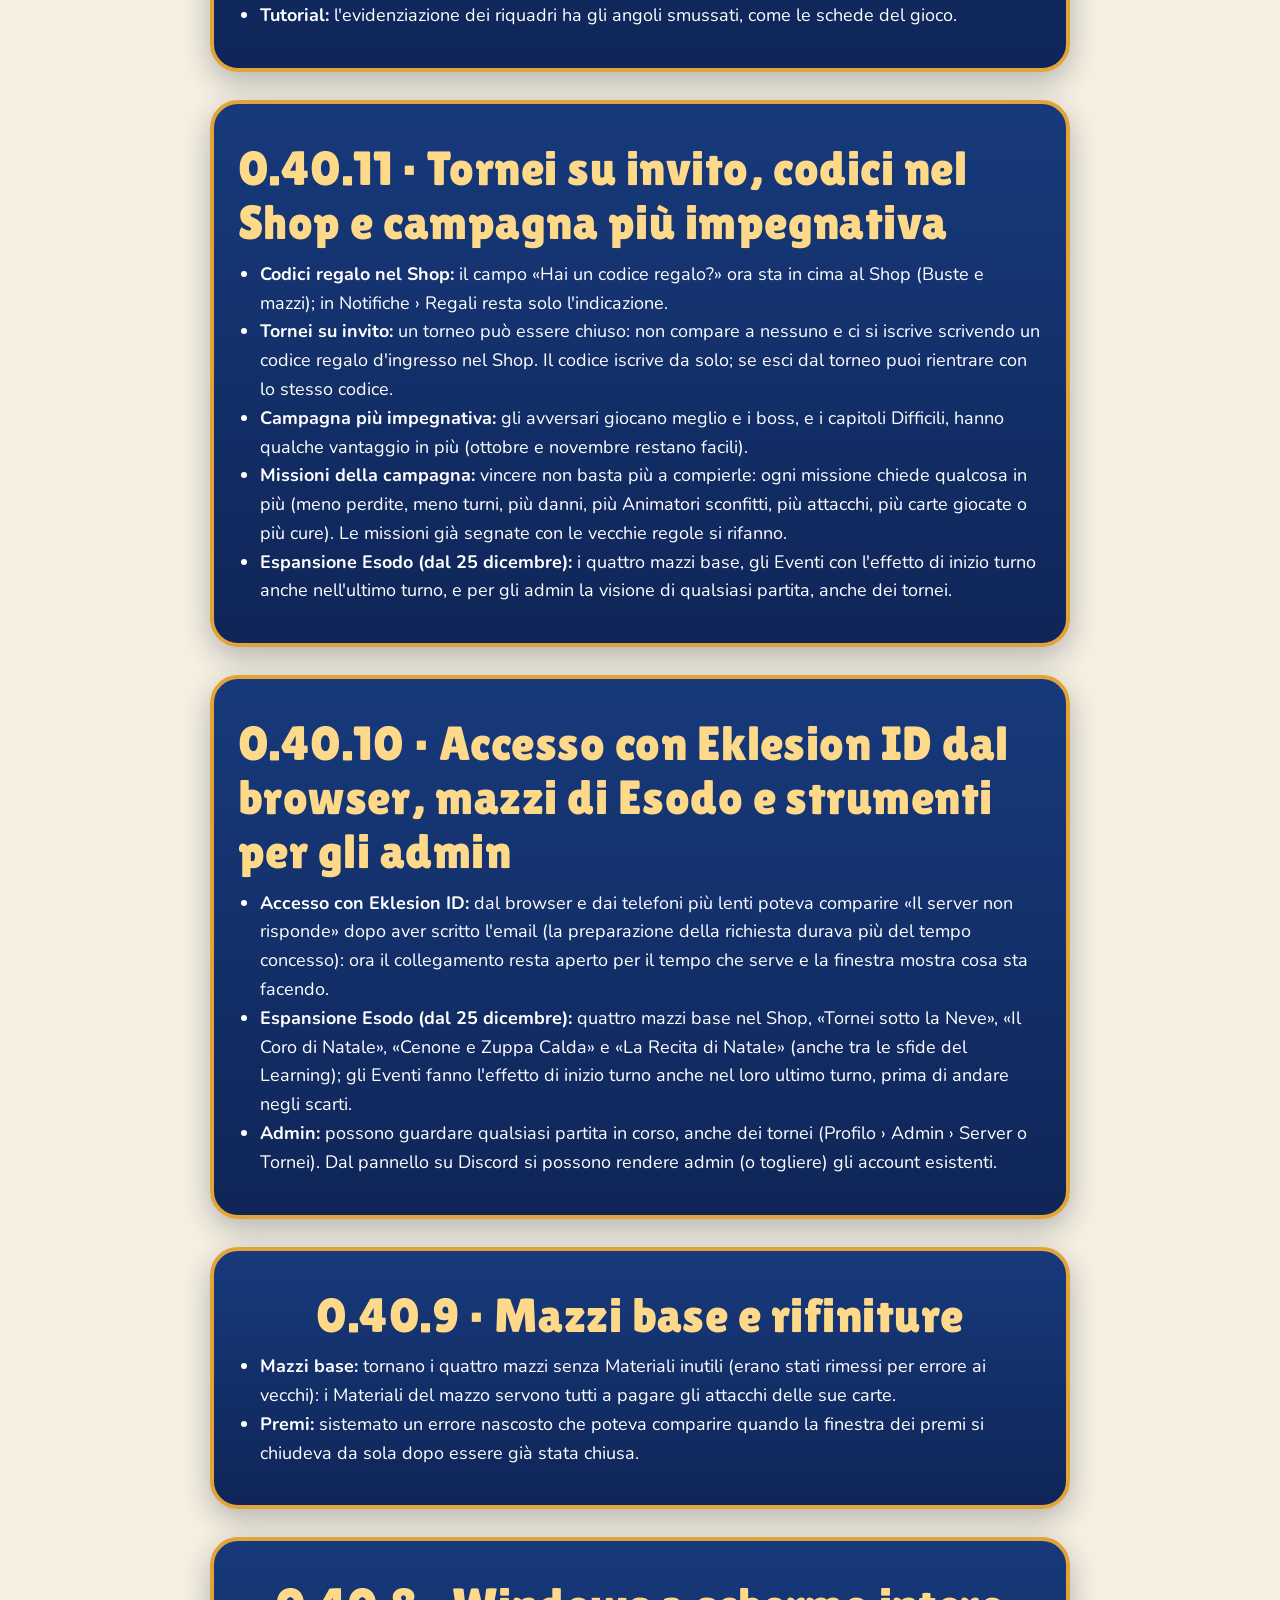
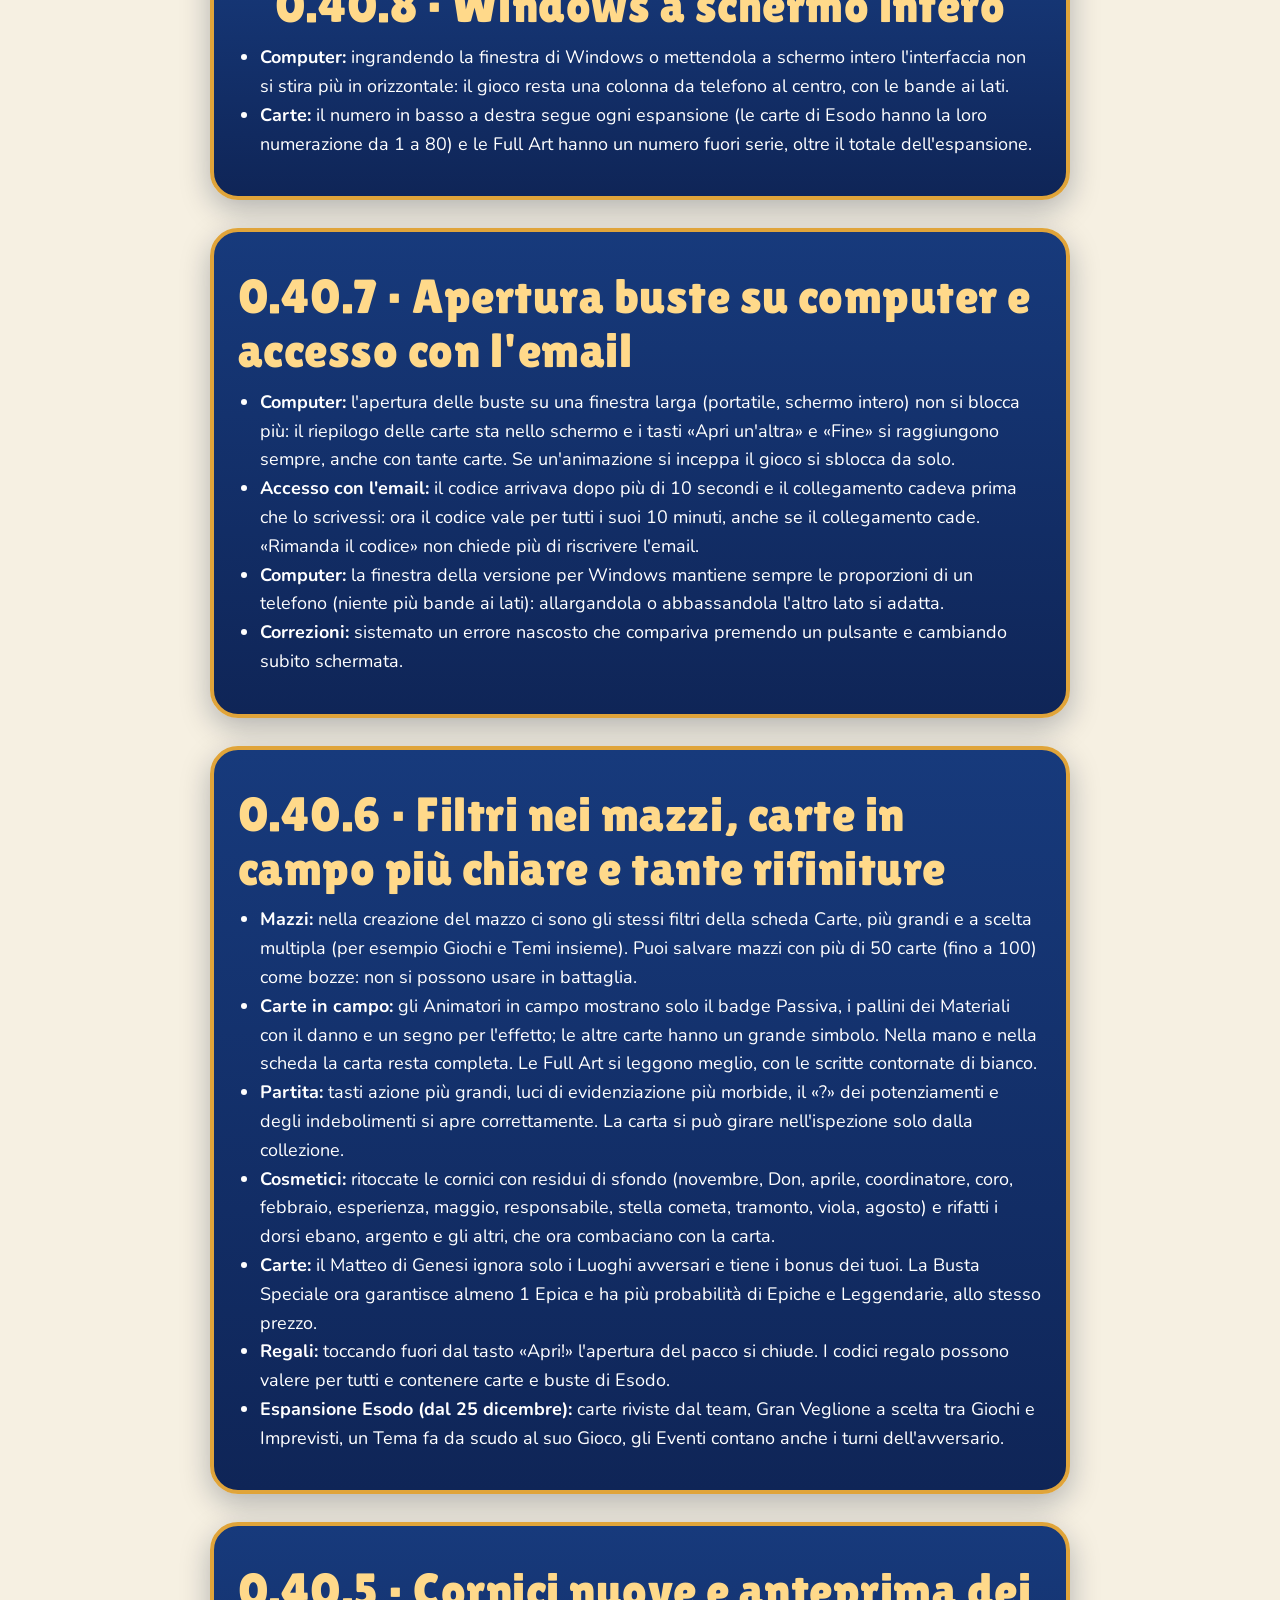
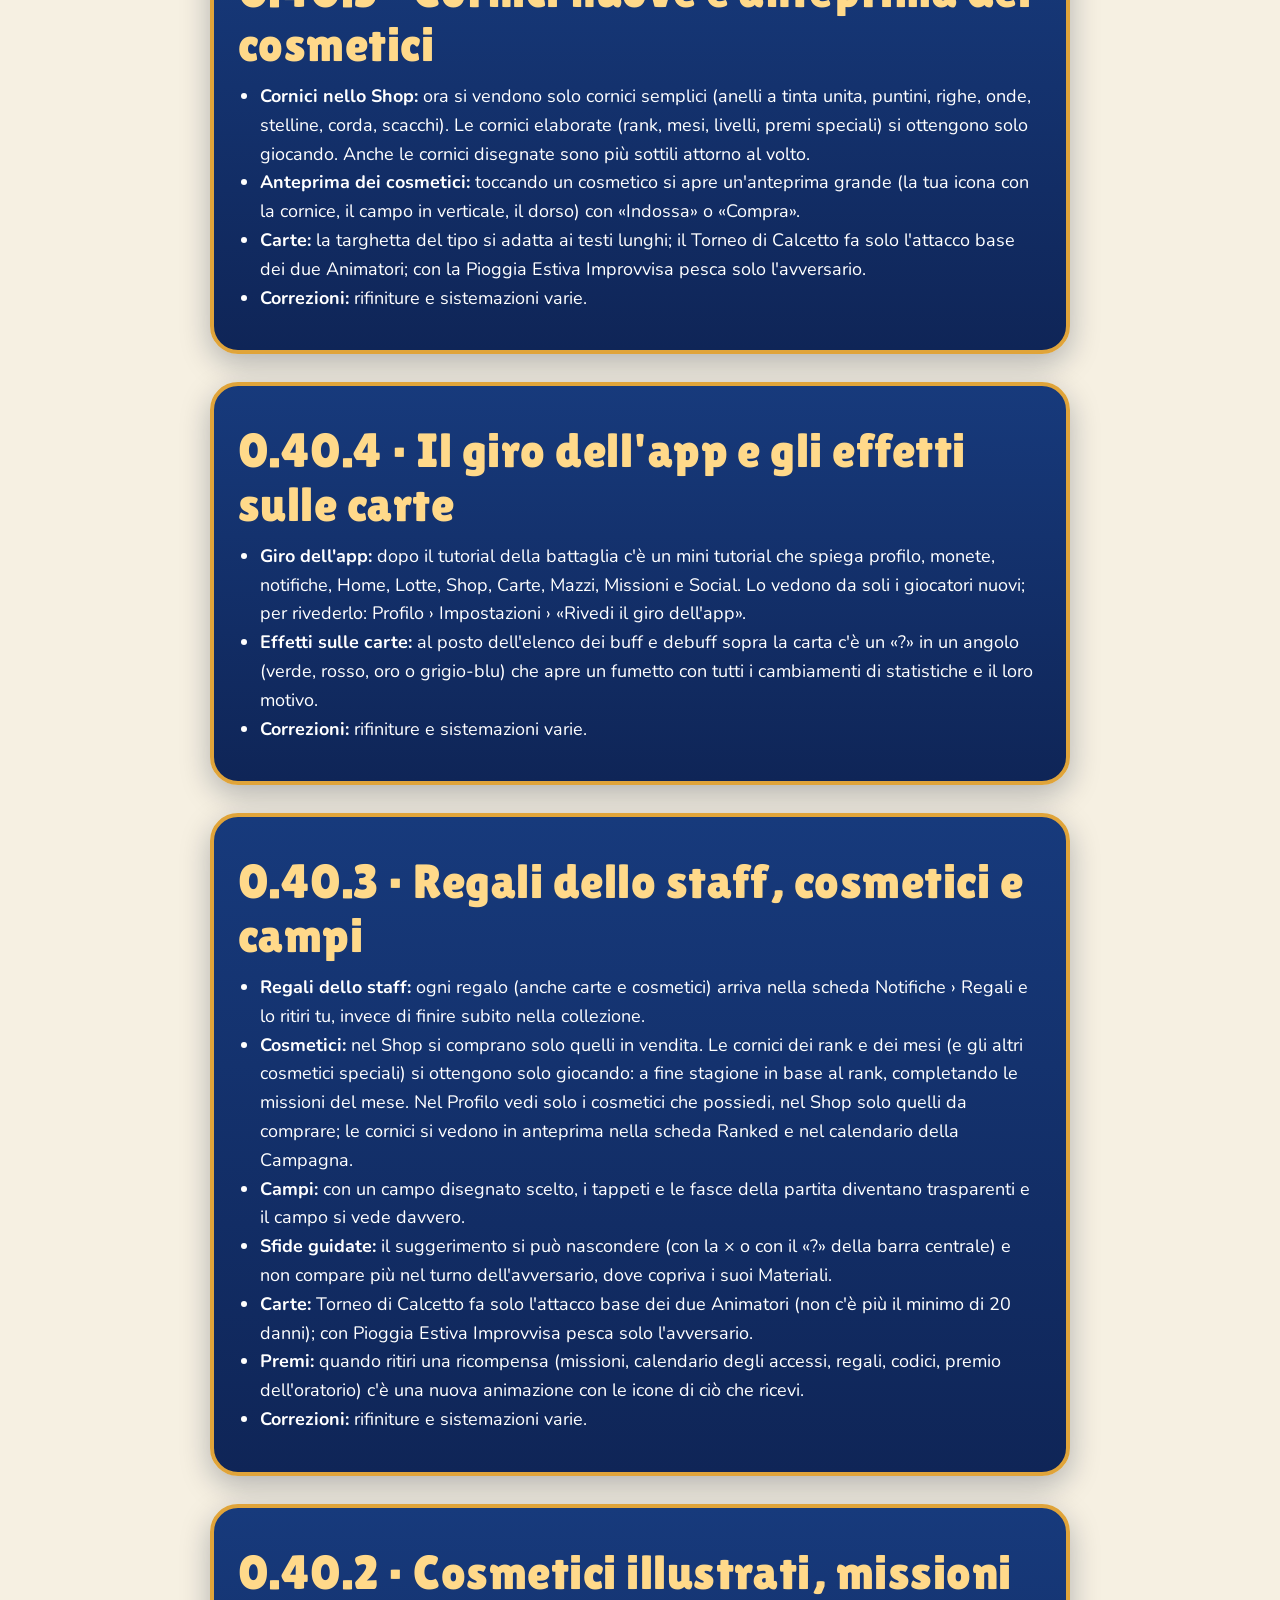
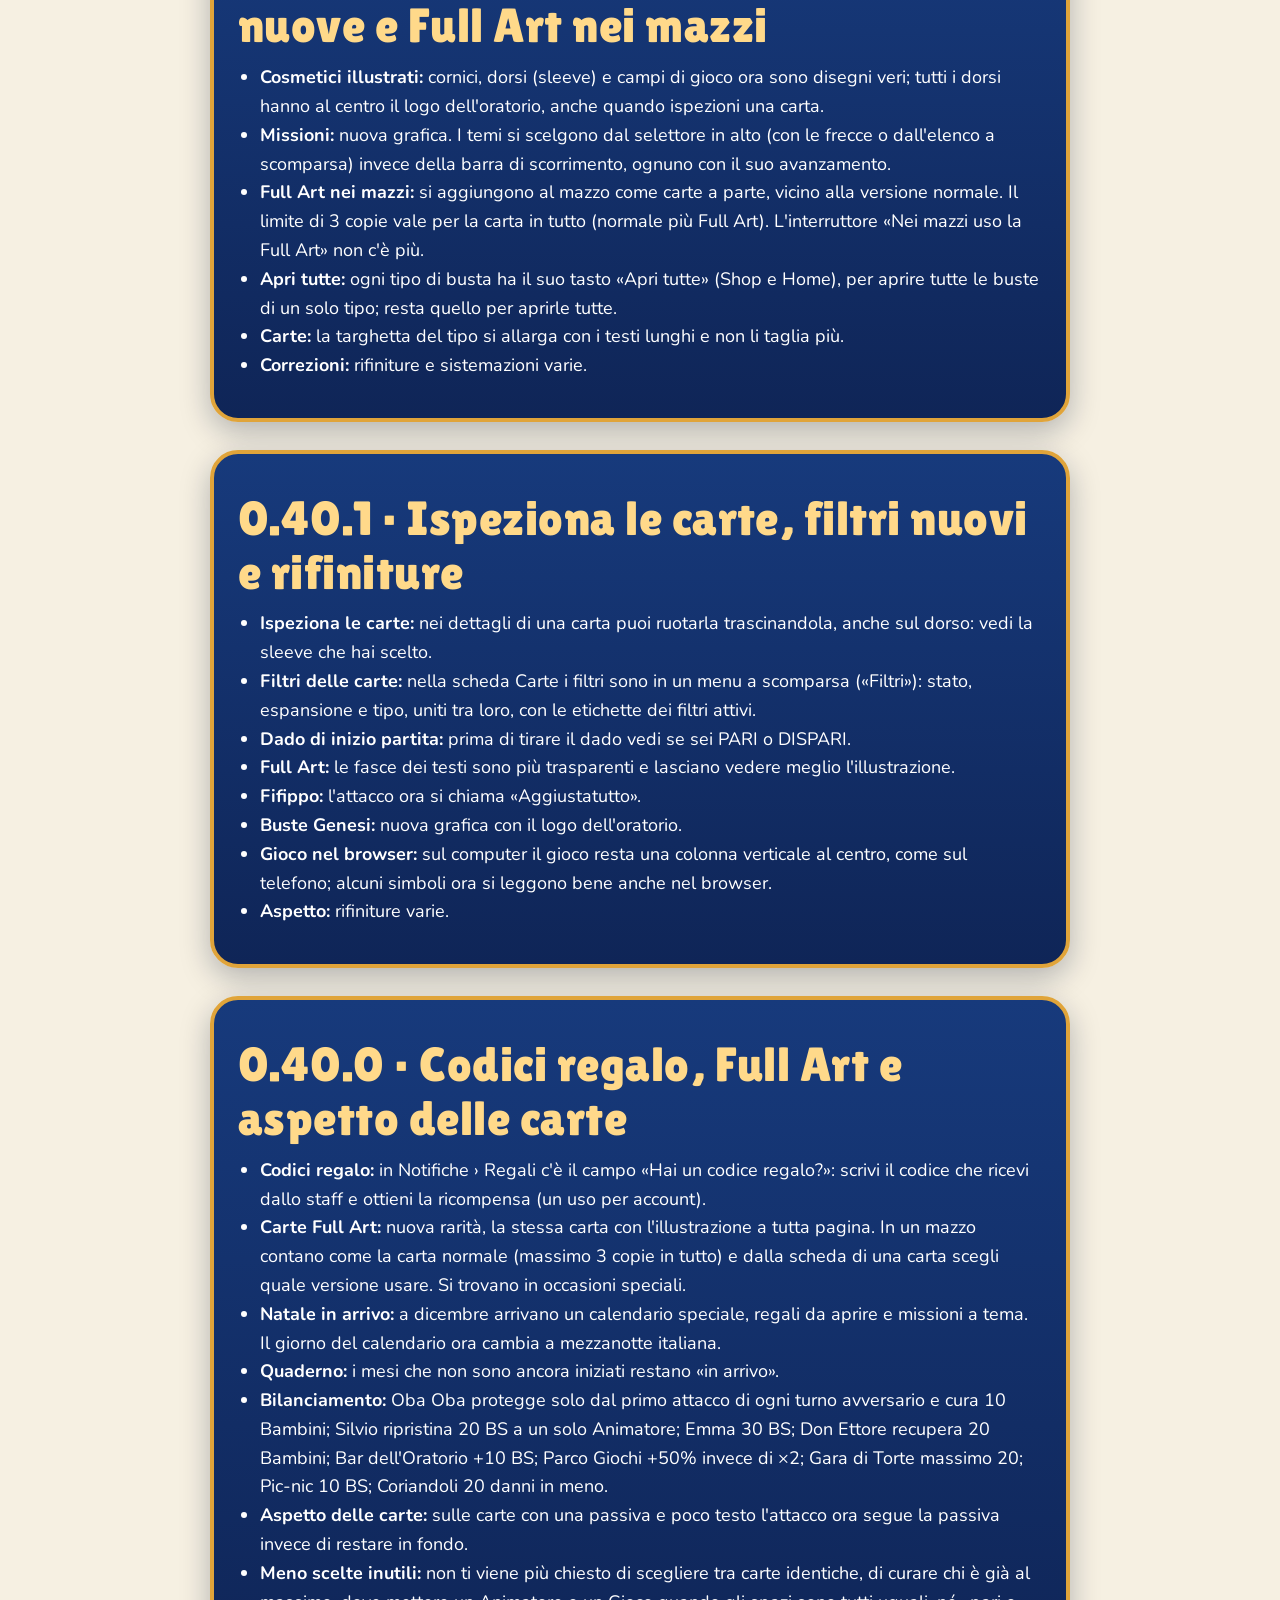
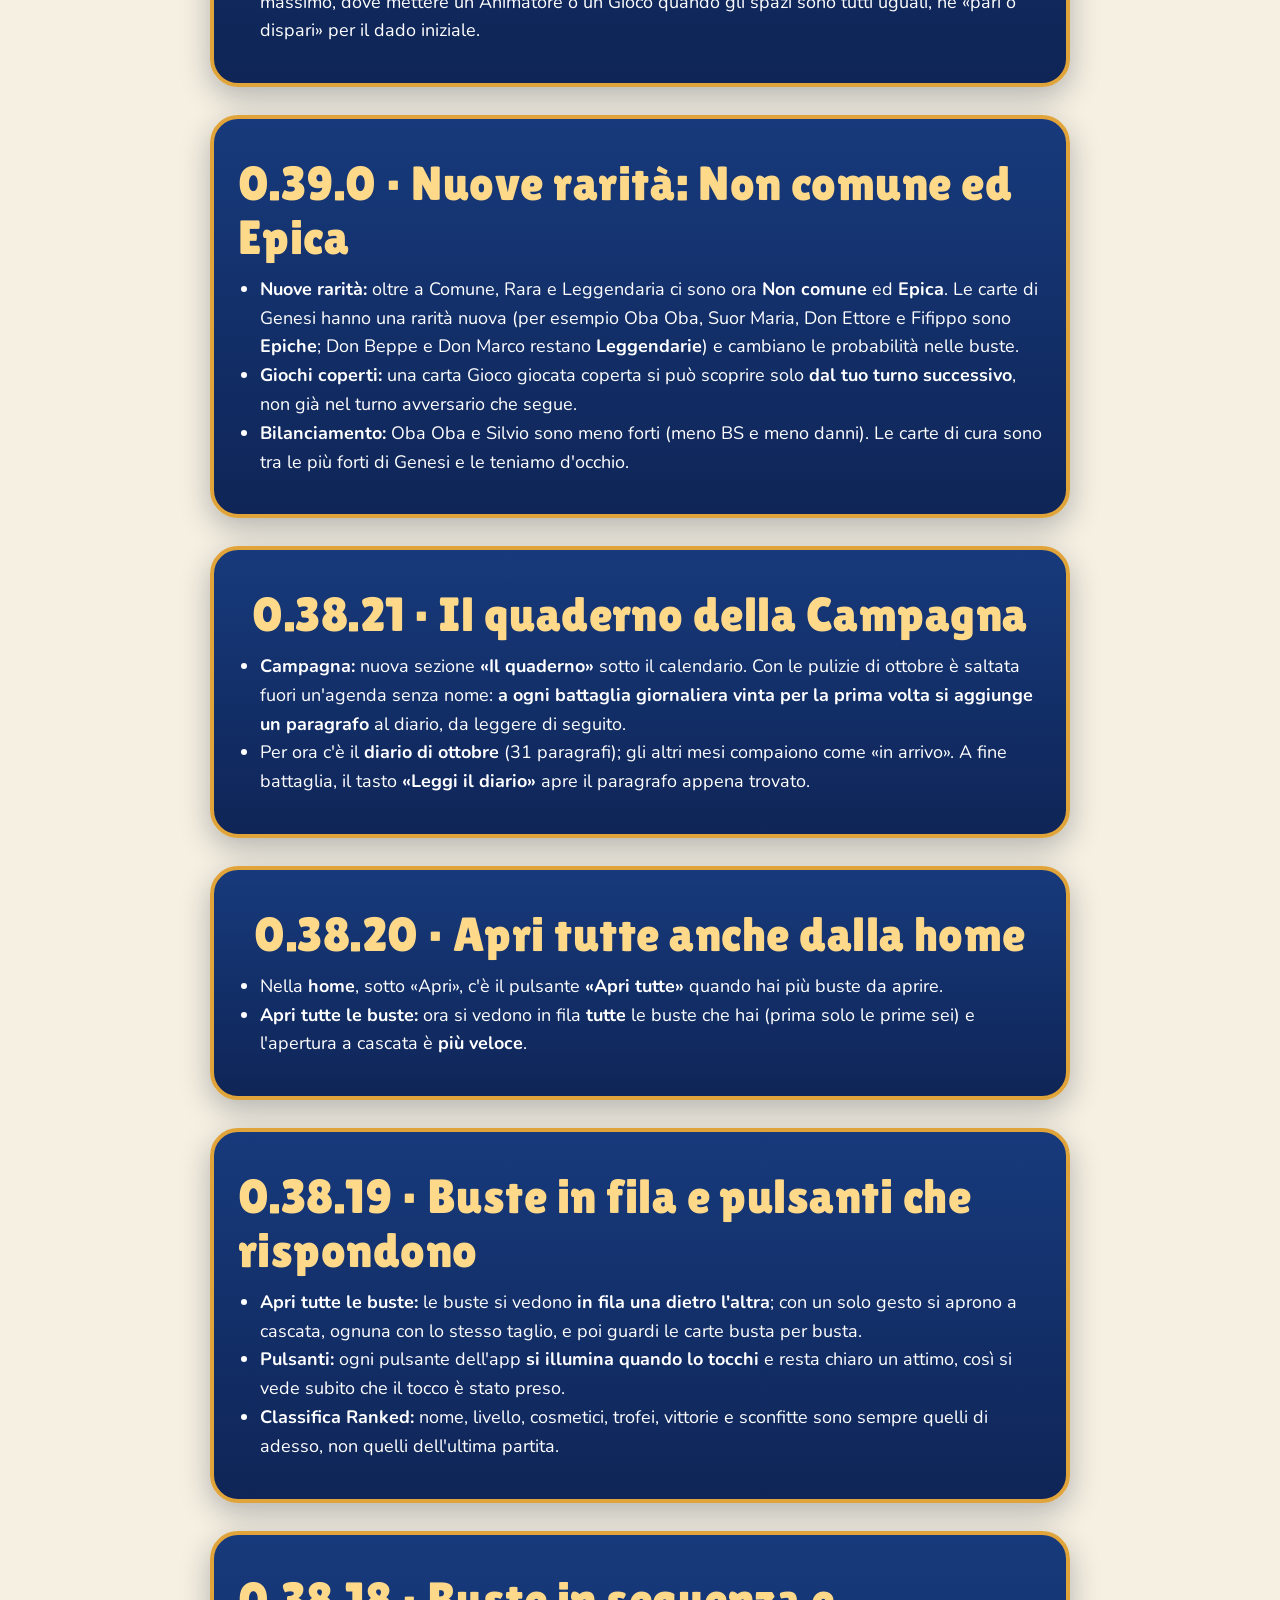
<file: novita.html>
<!doctype html>
<html lang="it">
<head>
<meta charset="utf-8">
<meta name="viewport" content="width=device-width, initial-scale=1">
<title>Novità di Eklesion</title>
<meta name="description" content="Le novità di ogni versione di Eklesion, il gioco di carte a tema oratorio: cosa è cambiato, versione per versione.">
<meta name="theme-color" content="#0f2557">
<!-- meta:inizio -->
<link rel="canonical" href="https://eklesion.app/novita">
<meta property="og:type" content="website">
<meta property="og:site_name" content="Eklesion">
<meta property="og:locale" content="it_IT">
<meta property="og:url" content="https://eklesion.app/novita">
<meta property="og:title" content="Novità di Eklesion">
<meta property="og:description" content="Le novità di ogni versione di Eklesion, il gioco di carte a tema oratorio: cosa è cambiato, versione per versione.">
<meta property="og:image" content="https://eklesion.app/img/social.jpg">
<meta property="og:image:type" content="image/jpeg">
<meta property="og:image:width" content="1200">
<meta property="og:image:height" content="630">
<meta property="og:image:alt" content="Eklesion, il gioco di carte dell'Oratorio: una battaglia sul telefono e due carte">
<meta name="twitter:card" content="summary_large_image">
<meta name="twitter:title" content="Novità di Eklesion">
<meta name="twitter:description" content="Le novità di ogni versione di Eklesion, il gioco di carte a tema oratorio: cosa è cambiato, versione per versione.">
<meta name="twitter:image" content="https://eklesion.app/img/social.jpg">
<link rel="apple-touch-icon" href="https://eklesion.app/img/apple-touch-icon.png">
<!-- meta:fine -->
<link rel="icon" href="img/favicon.png">
<link rel="stylesheet" href="css/style.css">
<script src="js/site.js" defer></script>
</head>
<body>
<div id="nav"></div>

<section class="sky page-head">
  <div class="wrap">
    <span class="eyebrow">Versione per versione</span>
    <h1>Novità</h1>
    <p>Cosa è cambiato in ogni versione di Eklesion. Le stesse novità le trovi nell'app, in Notifiche › Versioni.</p>
    <p style="margin-top:22px"><a class="btn" href="scarica">Scarica l'ultima versione</a></p>
  </div>
</section>

<section class="paper" style="padding-top:40px">
  <div class="wrap" style="max-width:860px">
    <div class="dl rise" id="v1-0-1" style="text-align:left;margin-top:28px">
      <h2 style="margin:0 0 10px">1.0.1 &middot; Gli effetti si vedono sulla carta <span class="eyebrow" style="margin:0 0 0 8px">ultima versione</span></h2>
      <ul style="margin:0;padding-left:1.2em">
          <li><b>Effetti sulle carte in campo:</b> quando una carta riceve un effetto (per esempio «-10 danni» o «+1 costo per attaccare») sul suo bordo in basso a sinistra compare un simbolo tondo: verde se è un vantaggio, rosso se è uno svantaggio. Se sono più di tre, l'ultimo tondo dice quanti ce ne sono in più. Toccalo per aprire la carta e leggere cosa fa.</li>
          <li><b>Campagna:</b> le regole speciali del mese sono spente per ora.</li>
      </ul>
    </div>
    <div class="dl rise" id="v1-0-0" style="text-align:left;margin-top:28px">
      <h2 style="margin:0 0 10px">1.0.0 &middot; Eklesion si apre a tutti</h2>
      <ul style="margin:0;padding-left:1.2em">
          <li><b>Apertura:</b> da oggi Eklesion è aperto a tutti, senza codice invito. Gli account di prova hanno cominciato da capo e hanno il titolo «Beta tester».</li>
          <li><b>Primo accesso:</b> su un dispositivo nuovo l'app chiede se sei un giocatore nuovo o se hai già un account (con Eklesion ID, oppure con ID e codice di recupero).</li>
          <li><b>Simboli sulle carte:</b> ogni effetto ha il suo simbolo. Apri una carta e tocca «Visualizza stilizzata»: la carta mostra i simboli e a sinistra compare la legenda che li spiega. Le carte in campo mostrano i simboli al posto dei testi.</li>
          <li><b>Scudo:</b> quando un Animatore subisce meno danni compare uno scudo sull'angolo in alto a destra della carta, con il numero di danni in meno (blu), oppure una stella se è immune.</li>
          <li><b>Effetti attivi:</b> aprendo una carta, a destra vedi gli effetti che la influenzano in quel momento. Il «?» sulle carte non c'è più.</li>
          <li><b>Tornei a gironi:</b> i tornei possono avere un numero di giocatori non deciso in anticipo. Prima si gioca a gironi, tutti contro tutti (3 punti a vittoria); passano i primi due di ogni girone e poi c'è la fase finale a eliminazione diretta. Nella schermata del torneo vedi la classifica di ogni girone e le sue partite.</li>
          <li><b>Carte più chiare:</b> sui Giochi, Temi, Imprevisti, Luoghi ed Eventi il testo è più corto: una riga in maiuscolo dice quando si attiva e, se serve pagare Materiali, le loro icone stanno davanti all'effetto. Tolte le spiegazioni che valgono per tutte le carte (come «Poi scartala»).</li>
          <li><b>Manutenzione:</b> quando il gioco si ferma per un aggiornamento importante, l'app ti porta al sito per scaricare la versione nuova.</li>
      </ul>
    </div>
    <div class="dl rise" id="v0-40-27" style="text-align:left;margin-top:28px">
      <h2 style="margin:0 0 10px">0.40.27 &middot; Il computer non si blocca più</h2>
      <ul style="margin:0;padding-left:1.2em">
          <li><b>Avversario più svelto:</b> nelle partite contro il computer (campagna, Ranked, Learning) l'avversario non resta più fermo per minuti all'inizio del turno. Ora sceglie solo mosse valide e non supera il tempo che vedi sul pulsante.</li>
          <li><b>Missioni:</b> puoi toccare la scheda di una categoria in un punto qualsiasi, anche sopra la barra di avanzamento, per aprirla.</li>
          <li><b>Modalità streamer:</b> nasconde anche il codice d'ingresso dei tornei.</li>
      </ul>
    </div>
    <div class="dl rise" id="v0-40-26" style="text-align:left;margin-top:28px">
      <h2 style="margin:0 0 10px">0.40.26 &middot; Timer sempre visibile e app più leggera</h2>
      <ul style="margin:0;padding-left:1.2em">
          <li><b>Timer:</b> in ogni partita (anche in campagna e contro il computer) vedi il tempo che resta all'avversario nel suo turno: una barra azzurra sotto le fasi e i secondi sul pulsante.</li>
          <li><b>Regola del mese:</b> la regola speciale del capitolo si vede nel calendario, nel pannello del giorno e in partita (tasto «Regola»).</li>
          <li><b>Materiale Ristoro:</b> il simbolo ha il bordo azzurro, così non si confonde più con il Creativo.</li>
          <li><b>App più leggera:</b> le immagini sono compresse e l'app pesa circa 50 MB in meno, senza differenze che si vedano.</li>
          <li><b>Primo accesso:</b> su un dispositivo nuovo l'app chiede se sei un giocatore nuovo o se hai già un account (con Eklesion ID, oppure con ID e codice di recupero).</li>
      </ul>
    </div>
    <div class="dl rise" id="v0-40-25" style="text-align:left;margin-top:28px">
      <h2 style="margin:0 0 10px">0.40.25 &middot; Il tempo dell&#x27;avversario e scelte più chiare</h2>
      <ul style="margin:0;padding-left:1.2em">
          <li><b>Timer:</b> nelle partite online vedi anche il tempo che resta all'avversario nel suo turno: una barra azzurra sotto le fasi e i secondi sul pulsante.</li>
          <li><b>Scarti:</b> quando un effetto ti fa scartare una carta, un'etichetta «DEVI SCARTARE» e una frase dicono quale carta o attacco lo chiede e che cosa devi scegliere (per esempio l'attacco di Sara).</li>
          <li><b>Costi:</b> quando un effetto ti fa pagare Materiali compare l'etichetta «COSTO DA PAGARE» (o «COSTO FACOLTATIVO») con il nome della carta che lo chiede.</li>
      </ul>
    </div>
    <div class="dl rise" id="v0-40-24" style="text-align:left;margin-top:28px">
      <h2 style="margin:0 0 10px">0.40.24 &middot; Fine dei blocchi su Android</h2>
      <ul style="margin:0;padding-left:1.2em">
          <li><b>Android:</b> risolto il blocco che su alcuni telefoni congelava il gioco dopo aver spento lo schermo o cambiato app (anche durante una partita). Il gioco ora usa un motore grafico più compatibile con questi telefoni; non cambia nulla nell'aspetto.</li>
      </ul>
    </div>
    <div class="dl rise" id="v0-40-23" style="text-align:left;margin-top:28px">
      <h2 style="margin:0 0 10px">0.40.23 &middot; Un solo dispositivo per account e avvisi chiari</h2>
      <ul style="margin:0;padding-left:1.2em">
          <li><b>Account:</b> se apri il tuo account su un secondo dispositivo, il primo viene sempre scollegato. Prima, un telefono rimasto in background poteva riprendersi l'account da solo appena lo riaprivi.</li>
          <li><b>Errori:</b> quando non riesci a cominciare una partita (partita o ricerca già in corso, stanza non trovata, Ranked non disponibile...) compare un avviso grande al centro, non più una striscia in basso che spariva subito. I messaggi lunghi restano più a lungo.</li>
          <li><b>Notifiche:</b> se sul telefono hai più account, toccando la notifica di un altro account l'app passa a quell'account e apre la pagina giusta.</li>
      </ul>
    </div>
    <div class="dl rise" id="v0-40-22" style="text-align:left;margin-top:28px">
      <h2 style="margin:0 0 10px">0.40.22 &middot; Notifiche per tutti i tuoi account</h2>
      <ul style="margin:0;padding-left:1.2em">
          <li><b>Notifiche:</b> se sul telefono hai salvato più account, le notifiche arrivano per tutti, anche per quelli che non stai usando in quel momento.</li>
          <li><b>Notifiche:</b> sul telefono, il titolo mostra a quale account appartiene l'avviso (ad esempio «MikiToast0 · Sfida!»). Con un solo account non cambia nulla.</li>
          <li><b>Account:</b> se dimentichi un account dall'elenco del telefono, quel telefono non riceve più le sue notifiche.</li>
      </ul>
    </div>
    <div class="dl rise" id="v0-40-21" style="text-align:left;margin-top:28px">
      <h2 style="margin:0 0 10px">0.40.21 &middot; Pulisci le notifiche</h2>
      <ul style="margin:0;padding-left:1.2em">
          <li><b>Per te:</b> nuovo tasto «Pulisci la lista» per togliere tutti gli avvisi in un colpo solo (chiede conferma).</li>
          <li><b>Impostazioni:</b> un promemoria per i telefoni Xiaomi, Oppo e Huawei: per ricevere le notifiche a gioco chiuso va attivato «Avvio automatico» per Eklesion.</li>
      </ul>
    </div>
    <div class="dl rise" id="v0-40-20" style="text-align:left;margin-top:28px">
      <h2 style="margin:0 0 10px">0.40.20 &middot; Notifiche più semplici</h2>
      <ul style="margin:0;padding-left:1.2em">
          <li><b>Impostazioni:</b> i pulsanti delle notifiche sono più grandi e chiari (SÌ verde, NO rosso) e si toccano su tutta la riga; anche le ore silenziose hanno tasti più comodi.</li>
          <li><b>Notifiche:</b> se il telefono non riesce a registrarsi subito per ricevere le notifiche, ora riprova da solo.</li>
      </ul>
    </div>
    <div class="dl rise" id="v0-40-19" style="text-align:left;margin-top:28px">
      <h2 style="margin:0 0 10px">0.40.19 &middot; Le notifiche</h2>
      <ul style="margin:0;padding-left:1.2em">
          <li><b>Notifiche su Android:</b> Eklesion ti avvisa anche a gioco chiuso: sfide e richieste degli amici, «tocca a te» nelle partite online, tornei, classifica Ranked, novità e sicurezza dell'account. Ogni tipo ha il suo suono, e toccando la notifica si apre la pagina giusta.</li>
          <li><b>Per te:</b> nella campanella c'è la nuova pagina «Per te» con i tuoi avvisi personali (anche su PC e web).</li>
          <li><b>Promemoria:</b> busta gratis pronta, missioni, serie di accessi, regali dell'Avvento, riepilogo della settimana e un invito se manchi da un po'.</li>
          <li><b>Impostazioni:</b> scegli quali notifiche ricevere, le ore silenziose (di notte il telefono non suona) e imposta a piacere tutte le categorie.</li>
      </ul>
    </div>
    <div class="dl rise" id="v0-40-18" style="text-align:left;margin-top:28px">
      <h2 style="margin:0 0 10px">0.40.18 &middot; Carte dritte in campo</h2>
      <ul style="margin:0;padding-left:1.2em">
          <li><b>Partita:</b> le carte giocate dalla mano non restano più inclinate come nel ventaglio: in campo stanno dritte.</li>
      </ul>
    </div>
    <div class="dl rise" id="v0-40-17" style="text-align:left;margin-top:28px">
      <h2 style="margin:0 0 10px">0.40.17 &middot; Finestre che si chiudono con un tocco</h2>
      <ul style="margin:0;padding-left:1.2em">
          <li><b>Finestre:</b> per chiudere una finestra (Chiudi, Ok, Riprendi…) basta toccare in un punto qualsiasi fuori dal riquadro, non solo sul pulsante.</li>
      </ul>
    </div>
    <div class="dl rise" id="v0-40-16" style="text-align:left;margin-top:28px">
      <h2 style="margin:0 0 10px">0.40.16 &middot; Nuova grafica e avviso di accesso da un altro dispositivo</h2>
      <ul style="margin:0;padding-left:1.2em">
          <li><b>Nuova grafica:</b> tutte le schede (Home, Lotte, Carte, Mazzi, Shop, Missioni, Social, Profilo, Impostazioni) hanno schede illustrate, pulsanti più grandi e un solo stile, con testi più leggibili. Nella partita le fasce sono blu notte e le capsule delle fasi sono più grandi.</li>
          <li><b>Pulsanti:</b> oro per l'azione principale, indaco per le altre e rosso per chiudere o annullare.</li>
          <li><b>Accesso da un altro dispositivo:</b> se apri lo stesso account altrove, qui compare una schermata con l'avviso «Hai effettuato l'accesso da un altro dispositivo». Da lì puoi riconnetterti a questo account (scollegando l'altro) oppure entrare con un altro account registrato sul dispositivo.</li>
          <li><b>Home:</b> tolto il pulsante «Prossimo passo»; il pulsante Personalizza nel Profilo sta in alto, sopra le partite.</li>
      </ul>
    </div>
    <div class="dl rise" id="v0-40-15" style="text-align:left;margin-top:28px">
      <h2 style="margin:0 0 10px">0.40.15 &middot; Imprevisti senza limite</h2>
      <ul style="margin:0;padding-left:1.2em">
          <li><b>Imprevisti:</b> non c'è più un massimo di Imprevisti da giocare in un turno, anche come reazione al turno avversario.</li>
      </ul>
    </div>
    <div class="dl rise" id="v0-40-14" style="text-align:left;margin-top:28px">
      <h2 style="margin:0 0 10px">0.40.14 &middot; Carte ritoccate, podio dei tornei e tifo dagli spalti</h2>
      <ul style="margin:0;padding-left:1.2em">
          <li><b>Carte ritoccate (25):</b> Pizze, Caccia al Tesoro, Don Ettore, Emma, Enrico, Far West, Fondi di Magazzino, Gara di Torte, Ghiaccioli, Giacomo, GiadaF, Grande Gioco, Formiche, John, Mamma Arrabbiata, Murales, Oba Oba, Olimpiadi, Pallone, Sara, Scorta di Merende, Teatro e Torneo di Calcetto hanno nuovi effetti o costi: leggi il testo sulla carta. Far West e Mamma Arrabbiata diventano Epiche.</li>
          <li><b>Arrivano le Pizze!:</b> si gioca all'Apertura; se ce l'hai in mano, il gioco ti chiede sempre conferma prima di rinunciare.</li>
          <li><b>Teatro Parrocchiale:</b> quando serve, scegli tu quale tipo di Materiale non pagare.</li>
          <li><b>Regole:</b> i Luoghi si giocano dal 3° turno della partita (il secondo di ciascuno) e puoi giocare fino a 3 Imprevisti per turno.</li>
          <li><b>Tornei:</b> il più recente è in alto, c'è la finale per il 3° e 4° posto e il podio. Aprendo un torneo concluso parte una festa con il vincitore, e gli admin possono rendere pubblico un torneo chiuso.</li>
          <li><b>Guardare una partita:</b> un solo pulsante. Puoi fare il tifo con i coriandoli, cambiare lato del campo e scrivere nella chat degli spettatori; i giocatori vedono quanti guardano e chi tifano.</li>
          <li><b>Campo e dorsi:</b> durante il turno si vede il campo di chi gioca (capovolto per l'altro) con i dorsi di ognuno. Chi guarda non vede più le carte coperte.</li>
          <li><b>Correzioni:</b> dopo aver guardato una partita non serve più riaprire il gioco per giocare; sul PC F11 o Alt+Invio per lo schermo intero.</li>
      </ul>
    </div>
    <div class="dl rise" id="v0-40-13" style="text-align:left;margin-top:28px">
      <h2 style="margin:0 0 10px">0.40.13 &middot; Tornei più belli, partite da guardare e finestra a schermo intero</h2>
      <ul style="margin:0;padding-left:1.2em">
          <li><b>Tornei:</b> nuova grafica con coppa, stato del torneo, barra delle iscrizioni e schede degli incontri con avatar e «IN DIRETTA». I pulsanti sono più grandi e con icona.</li>
          <li><b>Codice del torneo:</b> il codice del torneo è lo stesso che si scrive nello Shop per iscriversi, anche per i tornei chiusi (che non si possono più usare per invitare altri).</li>
          <li><b>Iscritti:</b> compaiono come gli amici, con avatar, livello, titolo e il pulsante per vedere il profilo.</li>
          <li><b>Guardare le partite:</b> chi partecipa a un torneo può guardare dal tabellone qualsiasi partita in corso, anche se è stato eliminato o aspetta il turno.</li>
          <li><b>Fine partita:</b> dopo una partita del torneo (o dopo averla guardata) torni alla pagina del torneo. «Sono pronto» va premuto a ogni battaglia.</li>
          <li><b>Account su più dispositivi:</b> l'avviso è molto più evidente, con velo rosso, segnale grande e vibrazione, e un tasto per rientrare da qui.</li>
          <li><b>PC a schermo intero:</b> ingrandendo la finestra il gioco non si stira più.</li>
          <li><b>Cornici avatar:</b> tolto il disco scuro che compariva dietro le cornici.</li>
      </ul>
    </div>
    <div class="dl rise" id="v0-40-12" style="text-align:left;margin-top:28px">
      <h2 style="margin:0 0 10px">0.40.12 &middot; Modalità streamer e lo stesso account su più dispositivi</h2>
      <ul style="margin:0;padding-left:1.2em">
          <li><b>Lo stesso account su più dispositivi:</b> puoi usare lo stesso account sul PC e sul telefono senza rifare l'accesso ogni volta. Se apri l'account da un dispositivo nuovo, quello che stava giocando viene scollegato con un avviso, e per rientrare basta un tocco.</li>
          <li><b>Scollega gli altri dispositivi:</b> nel Profilo, un pulsante chiude l'accesso su tutti gli altri dispositivi e lascia valido solo questo (utile se perdi un telefono).</li>
          <li><b>Modalità streamer:</b> in Impostazioni › Streaming copre i dati sensibili (ID account, codice di recupero, email, codici amico, regalo e d'ingresso, indirizzo del server) quando trasmetti il gioco in diretta.</li>
          <li><b>Tutorial:</b> l'evidenziazione dei riquadri ha gli angoli smussati, come le schede del gioco.</li>
      </ul>
    </div>
    <div class="dl rise" id="v0-40-11" style="text-align:left;margin-top:28px">
      <h2 style="margin:0 0 10px">0.40.11 &middot; Tornei su invito, codici nel Shop e campagna più impegnativa</h2>
      <ul style="margin:0;padding-left:1.2em">
          <li><b>Codici regalo nel Shop:</b> il campo «Hai un codice regalo?» ora sta in cima al Shop (Buste e mazzi); in Notifiche › Regali resta solo l'indicazione.</li>
          <li><b>Tornei su invito:</b> un torneo può essere chiuso: non compare a nessuno e ci si iscrive scrivendo un codice regalo d'ingresso nel Shop. Il codice iscrive da solo; se esci dal torneo puoi rientrare con lo stesso codice.</li>
          <li><b>Campagna più impegnativa:</b> gli avversari giocano meglio e i boss, e i capitoli Difficili, hanno qualche vantaggio in più (ottobre e novembre restano facili).</li>
          <li><b>Missioni della campagna:</b> vincere non basta più a compierle: ogni missione chiede qualcosa in più (meno perdite, meno turni, più danni, più Animatori sconfitti, più attacchi, più carte giocate o più cure). Le missioni già segnate con le vecchie regole si rifanno.</li>
          <li><b>Espansione Esodo (dal 25 dicembre):</b> i quattro mazzi base, gli Eventi con l'effetto di inizio turno anche nell'ultimo turno, e per gli admin la visione di qualsiasi partita, anche dei tornei.</li>
      </ul>
    </div>
    <div class="dl rise" id="v0-40-10" style="text-align:left;margin-top:28px">
      <h2 style="margin:0 0 10px">0.40.10 &middot; Accesso con Eklesion ID dal browser, mazzi di Esodo e strumenti per gli admin</h2>
      <ul style="margin:0;padding-left:1.2em">
          <li><b>Accesso con Eklesion ID:</b> dal browser e dai telefoni più lenti poteva comparire «Il server non risponde» dopo aver scritto l'email (la preparazione della richiesta durava più del tempo concesso): ora il collegamento resta aperto per il tempo che serve e la finestra mostra cosa sta facendo.</li>
          <li><b>Espansione Esodo (dal 25 dicembre):</b> quattro mazzi base nel Shop, «Tornei sotto la Neve», «Il Coro di Natale», «Cenone e Zuppa Calda» e «La Recita di Natale» (anche tra le sfide del Learning); gli Eventi fanno l'effetto di inizio turno anche nel loro ultimo turno, prima di andare negli scarti.</li>
          <li><b>Admin:</b> possono guardare qualsiasi partita in corso, anche dei tornei (Profilo › Admin › Server o Tornei). Dal pannello su Discord si possono rendere admin (o togliere) gli account esistenti.</li>
      </ul>
    </div>
    <div class="dl rise" id="v0-40-9" style="text-align:left;margin-top:28px">
      <h2 style="margin:0 0 10px">0.40.9 &middot; Mazzi base e rifiniture</h2>
      <ul style="margin:0;padding-left:1.2em">
          <li><b>Mazzi base:</b> tornano i quattro mazzi senza Materiali inutili (erano stati rimessi per errore ai vecchi): i Materiali del mazzo servono tutti a pagare gli attacchi delle sue carte.</li>
          <li><b>Premi:</b> sistemato un errore nascosto che poteva comparire quando la finestra dei premi si chiudeva da sola dopo essere già stata chiusa.</li>
      </ul>
    </div>
    <div class="dl rise" id="v0-40-8" style="text-align:left;margin-top:28px">
      <h2 style="margin:0 0 10px">0.40.8 &middot; Windows a schermo intero</h2>
      <ul style="margin:0;padding-left:1.2em">
          <li><b>Computer:</b> ingrandendo la finestra di Windows o mettendola a schermo intero l'interfaccia non si stira più in orizzontale: il gioco resta una colonna da telefono al centro, con le bande ai lati.</li>
          <li><b>Carte:</b> il numero in basso a destra segue ogni espansione (le carte di Esodo hanno la loro numerazione da 1 a 80) e le Full Art hanno un numero fuori serie, oltre il totale dell'espansione.</li>
      </ul>
    </div>
    <div class="dl rise" id="v0-40-7" style="text-align:left;margin-top:28px">
      <h2 style="margin:0 0 10px">0.40.7 &middot; Apertura buste su computer e accesso con l&#x27;email</h2>
      <ul style="margin:0;padding-left:1.2em">
          <li><b>Computer:</b> l'apertura delle buste su una finestra larga (portatile, schermo intero) non si blocca più: il riepilogo delle carte sta nello schermo e i tasti «Apri un'altra» e «Fine» si raggiungono sempre, anche con tante carte. Se un'animazione si inceppa il gioco si sblocca da solo.</li>
          <li><b>Accesso con l'email:</b> il codice arrivava dopo più di 10 secondi e il collegamento cadeva prima che lo scrivessi: ora il codice vale per tutti i suoi 10 minuti, anche se il collegamento cade. «Rimanda il codice» non chiede più di riscrivere l'email.</li>
          <li><b>Computer:</b> la finestra della versione per Windows mantiene sempre le proporzioni di un telefono (niente più bande ai lati): allargandola o abbassandola l'altro lato si adatta.</li>
          <li><b>Correzioni:</b> sistemato un errore nascosto che compariva premendo un pulsante e cambiando subito schermata.</li>
      </ul>
    </div>
    <div class="dl rise" id="v0-40-6" style="text-align:left;margin-top:28px">
      <h2 style="margin:0 0 10px">0.40.6 &middot; Filtri nei mazzi, carte in campo più chiare e tante rifiniture</h2>
      <ul style="margin:0;padding-left:1.2em">
          <li><b>Mazzi:</b> nella creazione del mazzo ci sono gli stessi filtri della scheda Carte, più grandi e a scelta multipla (per esempio Giochi e Temi insieme). Puoi salvare mazzi con più di 50 carte (fino a 100) come bozze: non si possono usare in battaglia.</li>
          <li><b>Carte in campo:</b> gli Animatori in campo mostrano solo il badge Passiva, i pallini dei Materiali con il danno e un segno per l'effetto; le altre carte hanno un grande simbolo. Nella mano e nella scheda la carta resta completa. Le Full Art si leggono meglio, con le scritte contornate di bianco.</li>
          <li><b>Partita:</b> tasti azione più grandi, luci di evidenziazione più morbide, il «?» dei potenziamenti e degli indebolimenti si apre correttamente. La carta si può girare nell'ispezione solo dalla collezione.</li>
          <li><b>Cosmetici:</b> ritoccate le cornici con residui di sfondo (novembre, Don, aprile, coordinatore, coro, febbraio, esperienza, maggio, responsabile, stella cometa, tramonto, viola, agosto) e rifatti i dorsi ebano, argento e gli altri, che ora combaciano con la carta.</li>
          <li><b>Carte:</b> il Matteo di Genesi ignora solo i Luoghi avversari e tiene i bonus dei tuoi. La Busta Speciale ora garantisce almeno 1 Epica e ha più probabilità di Epiche e Leggendarie, allo stesso prezzo.</li>
          <li><b>Regali:</b> toccando fuori dal tasto «Apri!» l'apertura del pacco si chiude. I codici regalo possono valere per tutti e contenere carte e buste di Esodo.</li>
          <li><b>Espansione Esodo (dal 25 dicembre):</b> carte riviste dal team, Gran Veglione a scelta tra Giochi e Imprevisti, un Tema fa da scudo al suo Gioco, gli Eventi contano anche i turni dell'avversario.</li>
      </ul>
    </div>
    <div class="dl rise" id="v0-40-5" style="text-align:left;margin-top:28px">
      <h2 style="margin:0 0 10px">0.40.5 &middot; Cornici nuove e anteprima dei cosmetici</h2>
      <ul style="margin:0;padding-left:1.2em">
          <li><b>Cornici nello Shop:</b> ora si vendono solo cornici semplici (anelli a tinta unita, puntini, righe, onde, stelline, corda, scacchi). Le cornici elaborate (rank, mesi, livelli, premi speciali) si ottengono solo giocando. Anche le cornici disegnate sono più sottili attorno al volto.</li>
          <li><b>Anteprima dei cosmetici:</b> toccando un cosmetico si apre un'anteprima grande (la tua icona con la cornice, il campo in verticale, il dorso) con «Indossa» o «Compra».</li>
          <li><b>Carte:</b> la targhetta del tipo si adatta ai testi lunghi; il Torneo di Calcetto fa solo l'attacco base dei due Animatori; con la Pioggia Estiva Improvvisa pesca solo l'avversario.</li>
          <li><b>Correzioni:</b> rifiniture e sistemazioni varie.</li>
      </ul>
    </div>
    <div class="dl rise" id="v0-40-4" style="text-align:left;margin-top:28px">
      <h2 style="margin:0 0 10px">0.40.4 &middot; Il giro dell&#x27;app e gli effetti sulle carte</h2>
      <ul style="margin:0;padding-left:1.2em">
          <li><b>Giro dell'app:</b> dopo il tutorial della battaglia c'è un mini tutorial che spiega profilo, monete, notifiche, Home, Lotte, Shop, Carte, Mazzi, Missioni e Social. Lo vedono da soli i giocatori nuovi; per rivederlo: Profilo › Impostazioni › «Rivedi il giro dell'app».</li>
          <li><b>Effetti sulle carte:</b> al posto dell'elenco dei buff e debuff sopra la carta c'è un «?» in un angolo (verde, rosso, oro o grigio-blu) che apre un fumetto con tutti i cambiamenti di statistiche e il loro motivo.</li>
          <li><b>Correzioni:</b> rifiniture e sistemazioni varie.</li>
      </ul>
    </div>
    <div class="dl rise" id="v0-40-3" style="text-align:left;margin-top:28px">
      <h2 style="margin:0 0 10px">0.40.3 &middot; Regali dello staff, cosmetici e campi</h2>
      <ul style="margin:0;padding-left:1.2em">
          <li><b>Regali dello staff:</b> ogni regalo (anche carte e cosmetici) arriva nella scheda Notifiche › Regali e lo ritiri tu, invece di finire subito nella collezione.</li>
          <li><b>Cosmetici:</b> nel Shop si comprano solo quelli in vendita. Le cornici dei rank e dei mesi (e gli altri cosmetici speciali) si ottengono solo giocando: a fine stagione in base al rank, completando le missioni del mese. Nel Profilo vedi solo i cosmetici che possiedi, nel Shop solo quelli da comprare; le cornici si vedono in anteprima nella scheda Ranked e nel calendario della Campagna.</li>
          <li><b>Campi:</b> con un campo disegnato scelto, i tappeti e le fasce della partita diventano trasparenti e il campo si vede davvero.</li>
          <li><b>Sfide guidate:</b> il suggerimento si può nascondere (con la × o con il «?» della barra centrale) e non compare più nel turno dell'avversario, dove copriva i suoi Materiali.</li>
          <li><b>Carte:</b> Torneo di Calcetto fa solo l'attacco base dei due Animatori (non c'è più il minimo di 20 danni); con Pioggia Estiva Improvvisa pesca solo l'avversario.</li>
          <li><b>Premi:</b> quando ritiri una ricompensa (missioni, calendario degli accessi, regali, codici, premio dell'oratorio) c'è una nuova animazione con le icone di ciò che ricevi.</li>
          <li><b>Correzioni:</b> rifiniture e sistemazioni varie.</li>
      </ul>
    </div>
    <div class="dl rise" id="v0-40-2" style="text-align:left;margin-top:28px">
      <h2 style="margin:0 0 10px">0.40.2 &middot; Cosmetici illustrati, missioni nuove e Full Art nei mazzi</h2>
      <ul style="margin:0;padding-left:1.2em">
          <li><b>Cosmetici illustrati:</b> cornici, dorsi (sleeve) e campi di gioco ora sono disegni veri; tutti i dorsi hanno al centro il logo dell'oratorio, anche quando ispezioni una carta.</li>
          <li><b>Missioni:</b> nuova grafica. I temi si scelgono dal selettore in alto (con le frecce o dall'elenco a scomparsa) invece della barra di scorrimento, ognuno con il suo avanzamento.</li>
          <li><b>Full Art nei mazzi:</b> si aggiungono al mazzo come carte a parte, vicino alla versione normale. Il limite di 3 copie vale per la carta in tutto (normale più Full Art). L'interruttore «Nei mazzi uso la Full Art» non c'è più.</li>
          <li><b>Apri tutte:</b> ogni tipo di busta ha il suo tasto «Apri tutte» (Shop e Home), per aprire tutte le buste di un solo tipo; resta quello per aprirle tutte.</li>
          <li><b>Carte:</b> la targhetta del tipo si allarga con i testi lunghi e non li taglia più.</li>
          <li><b>Correzioni:</b> rifiniture e sistemazioni varie.</li>
      </ul>
    </div>
    <div class="dl rise" id="v0-40-1" style="text-align:left;margin-top:28px">
      <h2 style="margin:0 0 10px">0.40.1 &middot; Ispeziona le carte, filtri nuovi e rifiniture</h2>
      <ul style="margin:0;padding-left:1.2em">
          <li><b>Ispeziona le carte:</b> nei dettagli di una carta puoi ruotarla trascinandola, anche sul dorso: vedi la sleeve che hai scelto.</li>
          <li><b>Filtri delle carte:</b> nella scheda Carte i filtri sono in un menu a scomparsa («Filtri»): stato, espansione e tipo, uniti tra loro, con le etichette dei filtri attivi.</li>
          <li><b>Dado di inizio partita:</b> prima di tirare il dado vedi se sei PARI o DISPARI.</li>
          <li><b>Full Art:</b> le fasce dei testi sono più trasparenti e lasciano vedere meglio l'illustrazione.</li>
          <li><b>Fifippo:</b> l'attacco ora si chiama «Aggiustatutto».</li>
          <li><b>Buste Genesi:</b> nuova grafica con il logo dell'oratorio.</li>
          <li><b>Gioco nel browser:</b> sul computer il gioco resta una colonna verticale al centro, come sul telefono; alcuni simboli ora si leggono bene anche nel browser.</li>
          <li><b>Aspetto:</b> rifiniture varie.</li>
      </ul>
    </div>
    <div class="dl rise" id="v0-40-0" style="text-align:left;margin-top:28px">
      <h2 style="margin:0 0 10px">0.40.0 &middot; Codici regalo, Full Art e aspetto delle carte</h2>
      <ul style="margin:0;padding-left:1.2em">
          <li><b>Codici regalo:</b> in Notifiche › Regali c'è il campo «Hai un codice regalo?»: scrivi il codice che ricevi dallo staff e ottieni la ricompensa (un uso per account).</li>
          <li><b>Carte Full Art:</b> nuova rarità, la stessa carta con l'illustrazione a tutta pagina. In un mazzo contano come la carta normale (massimo 3 copie in tutto) e dalla scheda di una carta scegli quale versione usare. Si trovano in occasioni speciali.</li>
          <li><b>Natale in arrivo:</b> a dicembre arrivano un calendario speciale, regali da aprire e missioni a tema. Il giorno del calendario ora cambia a mezzanotte italiana.</li>
          <li><b>Quaderno:</b> i mesi che non sono ancora iniziati restano «in arrivo».</li>
          <li><b>Bilanciamento:</b> Oba Oba protegge solo dal primo attacco di ogni turno avversario e cura 10 Bambini; Silvio ripristina 20 BS a un solo Animatore; Emma 30 BS; Don Ettore recupera 20 Bambini; Bar dell'Oratorio +10 BS; Parco Giochi +50% invece di ×2; Gara di Torte massimo 20; Pic-nic 10 BS; Coriandoli 20 danni in meno.</li>
          <li><b>Aspetto delle carte:</b> sulle carte con una passiva e poco testo l'attacco ora segue la passiva invece di restare in fondo.</li>
          <li><b>Meno scelte inutili:</b> non ti viene più chiesto di scegliere tra carte identiche, di curare chi è già al massimo, dove mettere un Animatore o un Gioco quando gli spazi sono tutti uguali, né «pari o dispari» per il dado iniziale.</li>
      </ul>
    </div>
    <div class="dl rise" id="v0-39-0" style="text-align:left;margin-top:28px">
      <h2 style="margin:0 0 10px">0.39.0 &middot; Nuove rarità: Non comune ed Epica</h2>
      <ul style="margin:0;padding-left:1.2em">
          <li><b>Nuove rarità:</b> oltre a Comune, Rara e Leggendaria ci sono ora <b>Non comune</b> ed <b>Epica</b>. Le carte di Genesi hanno una rarità nuova (per esempio Oba Oba, Suor Maria, Don Ettore e Fifippo sono <b>Epiche</b>; Don Beppe e Don Marco restano <b>Leggendarie</b>) e cambiano le probabilità nelle buste.</li>
          <li><b>Giochi coperti:</b> una carta Gioco giocata coperta si può scoprire solo <b>dal tuo turno successivo</b>, non già nel turno avversario che segue.</li>
          <li><b>Bilanciamento:</b> Oba Oba e Silvio sono meno forti (meno BS e meno danni). Le carte di cura sono tra le più forti di Genesi e le teniamo d'occhio.</li>
      </ul>
    </div>
    <div class="dl rise" id="v0-38-21" style="text-align:left;margin-top:28px">
      <h2 style="margin:0 0 10px">0.38.21 &middot; Il quaderno della Campagna</h2>
      <ul style="margin:0;padding-left:1.2em">
          <li><b>Campagna:</b> nuova sezione <b>«Il quaderno»</b> sotto il calendario. Con le pulizie di ottobre è saltata fuori un'agenda senza nome: <b>a ogni battaglia giornaliera vinta per la prima volta si aggiunge un paragrafo</b> al diario, da leggere di seguito.</li>
          <li>Per ora c'è il <b>diario di ottobre</b> (31 paragrafi); gli altri mesi compaiono come «in arrivo». A fine battaglia, il tasto <b>«Leggi il diario»</b> apre il paragrafo appena trovato.</li>
      </ul>
    </div>
    <div class="dl rise" id="v0-38-20" style="text-align:left;margin-top:28px">
      <h2 style="margin:0 0 10px">0.38.20 &middot; Apri tutte anche dalla home</h2>
      <ul style="margin:0;padding-left:1.2em">
          <li>Nella <b>home</b>, sotto «Apri», c'è il pulsante <b>«Apri tutte»</b> quando hai più buste da aprire.</li>
          <li><b>Apri tutte le buste:</b> ora si vedono in fila <b>tutte</b> le buste che hai (prima solo le prime sei) e l'apertura a cascata è <b>più veloce</b>.</li>
      </ul>
    </div>
    <div class="dl rise" id="v0-38-19" style="text-align:left;margin-top:28px">
      <h2 style="margin:0 0 10px">0.38.19 &middot; Buste in fila e pulsanti che rispondono</h2>
      <ul style="margin:0;padding-left:1.2em">
          <li><b>Apri tutte le buste:</b> le buste si vedono <b>in fila una dietro l'altra</b>; con un solo gesto si aprono a cascata, ognuna con lo stesso taglio, e poi guardi le carte busta per busta.</li>
          <li><b>Pulsanti:</b> ogni pulsante dell'app <b>si illumina quando lo tocchi</b> e resta chiaro un attimo, così si vede subito che il tocco è stato preso.</li>
          <li><b>Classifica Ranked:</b> nome, livello, cosmetici, trofei, vittorie e sconfitte sono sempre quelli di adesso, non quelli dell'ultima partita.</li>
      </ul>
    </div>
    <div class="dl rise" id="v0-38-18" style="text-align:left;margin-top:28px">
      <h2 style="margin:0 0 10px">0.38.18 &middot; Buste in sequenza e campagna rinnovata</h2>
      <ul style="margin:0;padding-left:1.2em">
          <li><b>Apri tutte le buste:</b> basta <b>un solo gesto</b> di apertura. Le buste si aprono da sole una dopo l'altra con lo stesso taglio, poi guardi le carte <b>busta per busta</b>, ognuna con la sua apertura singola, e alla fine trovi il riepilogo di tutte.</li>
          <li><b>Campagna:</b> le <b>regole speciali dei mesi</b> sono state riviste e ora si scoprono giocando. Il calendario mostra l'<b>icona del personaggio</b> che affronti ogni giorno (con l'anello d'oro nei giorni del boss), e in partita la barra dell'avversario ha il suo avatar e il suo nome. Le caselle delle missioni sono più leggibili.</li>
          <li><b>Fasi della partita:</b> i nomi delle fasi (Apertura, Animatori, Bambini, Pomeriggio, Saluti) stanno nelle loro capsule dalle punte tonde, senza più tagliare le lettere.</li>
      </ul>
    </div>
    <div class="dl rise" id="v0-38-17" style="text-align:left;margin-top:28px">
      <h2 style="margin:0 0 10px">0.38.17 &middot; Campagna più chiara e mazzi più ordinati</h2>
      <ul style="margin:0;padding-left:1.2em">
          <li><b>Campagna:</b> nel calendario i giorni del boss mostrano la <b>faccina del boss del mese</b>, e nel pannello del giorno compare il <b>ritratto dell'avversario</b>. In partita il nome dell'avversario è finalmente quello del personaggio (prima c'era scritto solo «Avversario») e gli sfondi dei capitoli tornano a vedersi.</li>
          <li><b>Arrivano le Pizze!</b> si può giocare solo come <b>prima azione del Pomeriggio di Gioco</b>.</li>
          <li><b>Test mazzo:</b> vedi quanti test ti restano oggi (<b>«Test rimasti oggi: 10 su 10»</b>), anche sul pulsante «Testa il mazzo».</li>
          <li><b>Mazzi:</b> un pulsante per <b>nascondere i mazzi base</b> dall'elenco, se non ti servono.</li>
      </ul>
    </div>
    <div class="dl rise" id="v0-38-16" style="text-align:left;margin-top:28px">
      <h2 style="margin:0 0 10px">0.38.16 &middot; Le fasi della partita più leggibili</h2>
      <ul style="margin:0;padding-left:1.2em">
          <li>In battaglia i nomi delle fasi (<b>Apertura, Animatori, Bambini, Pomeriggio, Saluti</b>) hanno più spazio ai lati e non toccano più le punte delle capsule, con lo stesso stile di prima.</li>
      </ul>
    </div>
    <div class="dl rise" id="v0-38-15" style="text-align:left;margin-top:28px">
      <h2 style="margin:0 0 10px">0.38.15 &middot; Scambi più semplici e tante rifiniture</h2>
      <ul style="margin:0;padding-left:1.2em">
          <li><b>Scambi:</b> quando ricevi una proposta puoi <b>toccare le due carte per ingrandirle</b> e leggerne il testo. Si può avere <b>una sola proposta aperta alla volta</b>: la successiva dopo che l'amico ha risposto o dopo averla annullata.</li>
          <li><b>Materiali:</b> regole, tutorial e suggerimenti in battaglia ora seguono il limite di Materiali per turno deciso dal server (adesso è <b>1</b>).</li>
          <li><b>Tutorial:</b> il primo passo ora è diviso in due, e nel secondo i riquadri gialli evidenziano le barre dei Bambini (la tua e quella dell'avversario) invece di tutto lo schermo.</li>
          <li><b>Grafica:</b> testi non più tagliati nei riquadri (missioni del Learning e altri), stemma e titolo della home centrati su ogni telefono, scritta «PASSIVA» centrata nel suo badge, sfondo delle carte Accoglienza con gli angoli tondi come le altre, nomi delle fasi sempre dentro le loro capsule.</li>
      </ul>
    </div>
    <div class="dl rise" id="v0-38-14" style="text-align:left;margin-top:28px">
      <h2 style="margin:0 0 10px">0.38.14 &middot; Le novità anche sul sito</h2>
      <ul style="margin:0;padding-left:1.2em">
          <li>In <b>Notifiche › Versioni</b> ogni versione ha il pulsante <b>«Leggi sul sito»</b>: apre la pagina delle novità già sulla versione che ti interessa.</li>
      </ul>
    </div>
    <div class="dl rise" id="v0-38-13" style="text-align:left;margin-top:28px">
      <h2 style="margin:0 0 10px">0.38.13 &middot; Guarda i mazzi base come nell&#x27;editor</h2>
      <ul style="margin:0;padding-left:1.2em">
          <li><b>«Vedi il mazzo»</b> dei mazzi base ora ha la stessa scheda dell'editor, ma in sola lettura: le carte divise per tipo con le copie (senza + e −). <b>Tocca l'immagine di una carta per leggerne la descrizione.</b></li>
          <li>Le carte che non hai sono segnate («mancano 2») e il pulsante <b>«Mancanti»</b> apre l'elenco. Con <b>«Duplica»</b> il mazzo diventa una copia che puoi modificare.</li>
      </ul>
    </div>
    <div class="dl rise" id="v0-38-12" style="text-align:left;margin-top:28px">
      <h2 style="margin:0 0 10px">0.38.12 &middot; Le carte che ti mancano si vedono subito</h2>
      <ul style="margin:0;padding-left:1.2em">
          <li>In <b>Mazzi</b>, se a un mazzo mancano delle carte compare un riquadro ben visibile con <b>«Ti mancano N carte»</b> e il pulsante <b>«Vedi quali»</b>, che apre l'elenco delle carte da trovare.</li>
          <li>Nell'editor del mazzo c'è il pulsante <b>«Mancanti»</b>, con il numero di carte che non hai: tocca per vedere l'elenco.</li>
      </ul>
    </div>
    <div class="dl rise" id="v0-38-11" style="text-align:left;margin-top:28px">
      <h2 style="margin:0 0 10px">0.38.11 &middot; Una campagna più impegnativa</h2>
      <ul style="margin:0;padding-left:1.2em">
          <li>La <b>campagna</b> è più impegnativa: i mazzi e il modo di giocare degli avversari sono stati rinforzati, e la difficoltà cresce capitolo dopo capitolo. Con i mazzi base ora si vince più o meno una partita su due.</li>
          <li><b>Suor Maria</b> parte con +10 BS e <b>Don Beppe</b> con +20 BS (prima +10): i testi delle loro regole sono aggiornati.</li>
      </ul>
    </div>
    <div class="dl rise" id="v0-38-10" style="text-align:left;margin-top:28px">
      <h2 style="margin:0 0 10px">0.38.10 &middot; Guarda i mazzi senza duplicarli</h2>
      <ul style="margin:0;padding-left:1.2em">
          <li>In <b>Mazzi</b> ogni mazzo ha il pulsante <b>«Vedi il mazzo»</b>: le carte divise per tipo e, in cima, <b>quelle che ti mancano</b>. I mazzi predefiniti si guardano senza duplicarli.</li>
          <li>Nei <b>mazzi che ti mandano gli amici</b> vedi subito quante carte ti mancano e puoi guardarli prima di ritirarli.</li>
          <li>Nell'editor del mazzo c'è <b>«Togli Materiali inutili»</b>: toglie i Materiali che nessuna carta del mazzo richiede.</li>
          <li>I <b>mazzi predefiniti</b> non hanno più Materiali inutili: quelli di altri tipi sono stati sostituiti con i Materiali che servono davvero. Le carte da possedere sono le stesse.</li>
      </ul>
    </div>
    <div class="dl rise" id="v0-38-9" style="text-align:left;margin-top:28px">
      <h2 style="margin:0 0 10px">0.38.9 &middot; Scelta delle reazioni più chiara</h2>
      <ul style="margin:0;padding-left:1.2em">
          <li>Quando puoi rispondere con una carta, il pulsante <b>«Usa»</b> resta spento finché non scegli una carta: per non rispondere c'è «Nessuna reazione».</li>
      </ul>
    </div>
    <div class="dl rise" id="v0-38-8" style="text-align:left;margin-top:28px">
      <h2 style="margin:0 0 10px">0.38.8 &middot; Far West colpisce solo gli avversari</h2>
      <ul style="margin:0;padding-left:1.2em">
          <li><b>Far West</b> ora sceglie a caso un Animatore <b>avversario</b> (non più anche i tuoi) e gli assegna 10 danni per ogni Materiale Creativo in gioco, tuo e dell'avversario.</li>
      </ul>
    </div>
    <div class="dl rise" id="v0-38-7" style="text-align:left;margin-top:28px">
      <h2 style="margin:0 0 10px">0.38.7 &middot; Far West rifatto</h2>
      <ul style="margin:0;padding-left:1.2em">
          <li><b>Far West</b> è cambiato: quando il Gioco associato si attiva, sceglie <b>un Animatore a caso</b> (tuo o dell'avversario) e gli assegna <b>10 danni per ogni Materiale Creativo in gioco</b>, tuo e dell'avversario.</li>
          <li>Più spazio per chi gioca insieme: ora si possono creare più account dalla stessa rete (per esempio tutto l'oratorio sul Wi-Fi).</li>
      </ul>
    </div>
    <div class="dl rise" id="v0-38-6" style="text-align:left;margin-top:28px">
      <h2 style="margin:0 0 10px">0.38.6 &middot; Scelte dal mazzo e rapporti di errore</h2>
      <ul style="margin:0;padding-left:1.2em">
          <li>Corretto: nelle partite online, le carte che ti fanno <b>scegliere un Materiale dal mazzo</b> ora mostrano davvero i Materiali tra cui scegliere (prima la scelta restava vuota quando nel mazzo c'erano Materiali di tipi diversi).</li>
          <li>Se il gioco si chiude all'improvviso, può mandarci un <b>rapporto anonimo</b> dell'errore (senza dati personali) per farci correggere il problema. Lo puoi spegnere in Impostazioni › Diagnostica.</li>
      </ul>
    </div>
    <div class="dl rise" id="v0-38-5" style="text-align:left;margin-top:28px">
      <h2 style="margin:0 0 10px">0.38.5 &middot; Apri la busta dove vuoi</h2>
      <ul style="margin:0;padding-left:1.2em">
          <li>Non c'è più un punto fisso per aprire la busta: <b>striscia il dito da un lato all'altro</b>, in qualsiasi punto e in qualsiasi direzione (anche in obliquo).</li>
          <li>La busta si taglia lungo la tua strisciata e le due metà si staccano. Per aprirla bisogna attraversarla quasi tutta: una strisciata corta non basta.</li>
      </ul>
    </div>
    <div class="dl rise" id="v0-38-0" style="text-align:left;margin-top:28px">
      <h2 style="margin:0 0 10px">0.38.0 &middot; Una nuova apertura delle buste</h2>
      <ul style="margin:0;padding-left:1.2em">
          <li>Le buste si aprono <b>strisciando il dito lungo il bordo in alto</b>: una guida ti mostra dove passare e la chiusura si strappa man mano.</li>
          <li>Con <b>due dita che si allargano</b> le carte si aprono <b>a ventaglio</b>; avvicinandole si richiudono. Sul computer: rotellina del mouse o tasto «Ventaglio».</li>
          <li><b>Trascina una carta</b> per girarla: resta sempre o sul fronte o sul retro. Toccala per scoprirla o, nel ventaglio, per ingrandirla.</li>
          <li>Se non riesci a strisciare, dopo tre tocchi la busta si apre lo stesso.</li>
          <li>Aggiornamento obbligatorio.</li>
      </ul>
    </div>
    <div class="dl rise" id="v0-37-1" style="text-align:left;margin-top:28px">
      <h2 style="margin:0 0 10px">0.37.1 &middot; Le icone tornano alle medaglie</h2>
      <ul style="margin:0;padding-left:1.2em">
          <li>Le <b>icone</b> (i volti degli Animatori) si comprano di nuovo con le <b>medaglie</b>.</li>
          <li>Avere la carta di un Animatore <b>non regala più</b> la sua icona: va comprata.</li>
          <li>Aggiornamento obbligatorio.</li>
      </ul>
    </div>
    <div class="dl rise" id="v0-37-0" style="text-align:left;margin-top:28px">
      <h2 style="margin:0 0 10px">0.37.0 &middot; Più sicurezza e il titolo Beta tester</h2>
      <ul style="margin:0;padding-left:1.2em">
          <li>In Impostazioni › Account c'è <b>Elimina il mio account</b>: cancella i tuoi dati e ogni legame con gli altri giocatori.</li>
          <li>Puoi <b>segnalare un giocatore</b> dal suo profilo (nome non adatto o comportamento scorretto) e <b>segnalare un problema</b> da Impostazioni: i messaggi arrivano allo staff.</li>
          <li>Chi ha iniziato a giocare prima dell'apertura riceve il titolo <b>Beta tester</b>.</li>
          <li>Corretto: <b>Scorta di Merende</b>, <b>Fondi</b> e <b>Sgabuzzino Angusto</b> non si riuscivano a giocare nelle partite online.</li>
          <li>Aggiornamento obbligatorio.</li>
      </ul>
    </div>
    <div class="dl rise" id="v0-36-0" style="text-align:left;margin-top:28px">
      <h2 style="margin:0 0 10px">0.36.0 &middot; Più account sullo stesso dispositivo</h2>
      <ul style="margin:0;padding-left:1.2em">
          <li>In Impostazioni › <b>Account</b> puoi tenere <b>più account</b> sullo stesso dispositivo, anche con <b>Eklesion ID</b> diversi, e passare dall'uno all'altro con un tocco, come con il Supercell ID.</li>
          <li>Per aggiungerne uno premi «Aggiungi un altro account» e accedi con l'Eklesion ID, il codice di recupero o un invito. Quello di prima resta salvato.</li>
          <li>Nella pagina Amichevoli e tornei, gli annunci dei tornei rimandano al <b>server Discord</b>.</li>
          <li>Aggiornamento obbligatorio.</li>
      </ul>
    </div>
    <div class="dl rise" id="v0-35-3" style="text-align:left;margin-top:28px">
      <h2 style="margin:0 0 10px">0.35.3 &middot; Entra nella community</h2>
      <ul style="margin:0;padding-left:1.2em">
          <li>Dopo la scelta del nome, una pagina ti invita a entrare nel <b>server Discord</b> di Eklesion: partite tra amici, novità e un posto dove dirci cosa pensi.</li>
          <li>In Impostazioni › Seguici c'è ora anche il pulsante <b>Discord</b>.</li>
          <li>Aggiornamento obbligatorio.</li>
      </ul>
    </div>
    <div class="dl rise" id="v0-35-2" style="text-align:left;margin-top:28px">
      <h2 style="margin:0 0 10px">0.35.2 &middot; Novità e community</h2>
      <ul style="margin:0;padding-left:1.2em">
          <li>Nuova sezione <b>Versioni</b> nelle Notifiche: qui trovi le novità di ogni versione, con il link alla pagina del sito.</li>
          <li>In Impostazioni: <b>Invia feedback</b> (apre il modulo sul sito) e <b>Seguici</b> su Instagram e TikTok.</li>
          <li>Il gioco si presenta ora come «il gioco di carte a tema oratorio».</li>
          <li>Aggiornamento obbligatorio.</li>
      </ul>
    </div>
    <div class="dl rise" id="v0-35-1" style="text-align:left;margin-top:28px">
      <h2 style="margin:0 0 10px">0.35.1 &middot; Eklesion ID è attivo</h2>
      <ul style="margin:0;padding-left:1.2em">
          <li>Puoi collegare la tua <b>email</b> da Profilo › Sicurezza › Eklesion ID: poi rientri nel tuo account da qualunque dispositivo con l'email e un codice a 6 cifre.</li>
          <li>Tolto il collegamento con Google: l'accesso su più dispositivi passa dall'Eklesion ID o dal codice di recupero.</li>
      </ul>
    </div>
    <div class="dl rise" id="v0-35-0" style="text-align:left;margin-top:28px">
      <h2 style="margin:0 0 10px">0.35.0 &middot; Eklesion ID</h2>
      <ul style="margin:0;padding-left:1.2em">
          <li><b>Accedi con email e codice</b>: niente password, niente servizi esterni. È facoltativo e il server non conserva il tuo indirizzo, solo un'impronta.</li>
          <li>Da un dispositivo nuovo scegli «Accedi con Eklesion ID»: il nuovo dispositivo prende il posto del vecchio.</li>
          <li>La <b>versione nel browser</b> (eklesion.app/gioca) per iPhone, Mac e qualunque computer.</li>
          <li>Il launcher di Windows mostra le novità delle versioni.</li>
      </ul>
    </div>
    <div class="dl rise" id="v0-34-0" style="text-align:left;margin-top:28px">
      <h2 style="margin:0 0 10px">0.34.0 &middot; Ranked più generosa e versione per Windows</h2>
      <ul style="margin:0;padding-left:1.2em">
          <li><b>Gettoni a ogni partita Ranked</b>: vittoria 20, pareggio 10, sconfitta 5.</li>
          <li><b>Premi di fine stagione</b> più ricchi, con le buste.</li>
          <li>Prima versione per <b>Windows</b>: installatore con launcher, oppure ZIP senza installazione.</li>
          <li><b>Premio della prima promozione</b> a ogni rank e compiti settimanali più ricchi.</li>
      </ul>
    </div>
    <div class="dl rise" id="v0-33" style="text-align:left;margin-top:28px">
      <h2 style="margin:0 0 10px">0.33 &middot; Personalizza e Home al centro</h2>
      <ul style="margin:0;padding-left:1.2em">
          <li>Barra in basso: <b>Shop · Carte · Home · Missioni · Social</b>, con la Home al centro. Le <b>Lotte</b> si aprono dal tasto in fondo alla Home.</li>
          <li>Nuovi cosmetici: le <b>icone</b> con i volti dei 28 Animatori, 8 <b>campi di gioco</b> e 7 <b>sleeve</b> (il dorso delle carte).</li>
          <li>Tutti i cosmetici si possono comprare con le medaglie.</li>
      </ul>
    </div>
    <div class="dl rise" id="v0-32-0" style="text-align:left;margin-top:28px">
      <h2 style="margin:0 0 10px">0.32.0 &middot; Richiedere il codice invito</h2>
      <ul style="margin:0;padding-left:1.2em">
          <li>Nella schermata del codice invito c'è «Non hai un codice? Richiedilo»: apre la posta con una richiesta già scritta.</li>
      </ul>
    </div>
    <div class="dl rise" id="v0-31-0" style="text-align:left;margin-top:28px">
      <h2 style="margin:0 0 10px">0.31.0 &middot; Storico partite e profili</h2>
      <ul style="margin:0;padding-left:1.2em">
          <li><b>Ultime partite</b> nel Profilo: esito, avversario, modalità e trofei.</li>
          <li>Il <b>profilo degli altri giocatori</b> si apre da Social, Ranked e fine partita; da lì puoi mandare la richiesta d'amicizia.</li>
          <li>I nomi con parolacce o insulti non sono più consentiti.</li>
      </ul>
    </div>
    <div class="dl rise" id="v0-30-0" style="text-align:left;margin-top:28px">
      <h2 style="margin:0 0 10px">0.30.0 &middot; Social senza codici</h2>
      <ul style="margin:0;padding-left:1.2em">
          <li>Scambi e mazzi si mandano <b>dalla scheda dell'amico</b>, senza codici da copiare.</li>
          <li>Le carte hanno una nuova numerazione: Animatori, Luoghi, Giochi, Temi, Imprevisti e Materiali.</li>
          <li>I campi di testo hanno tutti lo stesso stile leggibile.</li>
      </ul>
    </div>
    <div class="dl rise" id="v0-29-0" style="text-align:left;margin-top:28px">
      <h2 style="margin:0 0 10px">0.29.0 &middot; Carte nuove e mazzi base</h2>
      <ul style="margin:0;padding-left:1.2em">
          <li><b>24 carte nuove</b>: Animatori, Luoghi, Giochi, Temi e Imprevisti (ora le carte sono 71).</li>
          <li>I <b>quattro mazzi base</b> sono stati rifatti, ognuno attorno a un Materiale, e bilanciati con molte simulazioni.</li>
          <li>Ritocchi ai numeri e agli effetti di alcune carte.</li>
      </ul>
    </div>
    <p style="margin-top:40px">Qualcosa non va o hai un'idea? <a href="feedback">Scrivici da qui</a>.</p>
  </div>
</section>

<div id="foot"></div>
</body>
</html>
</file>
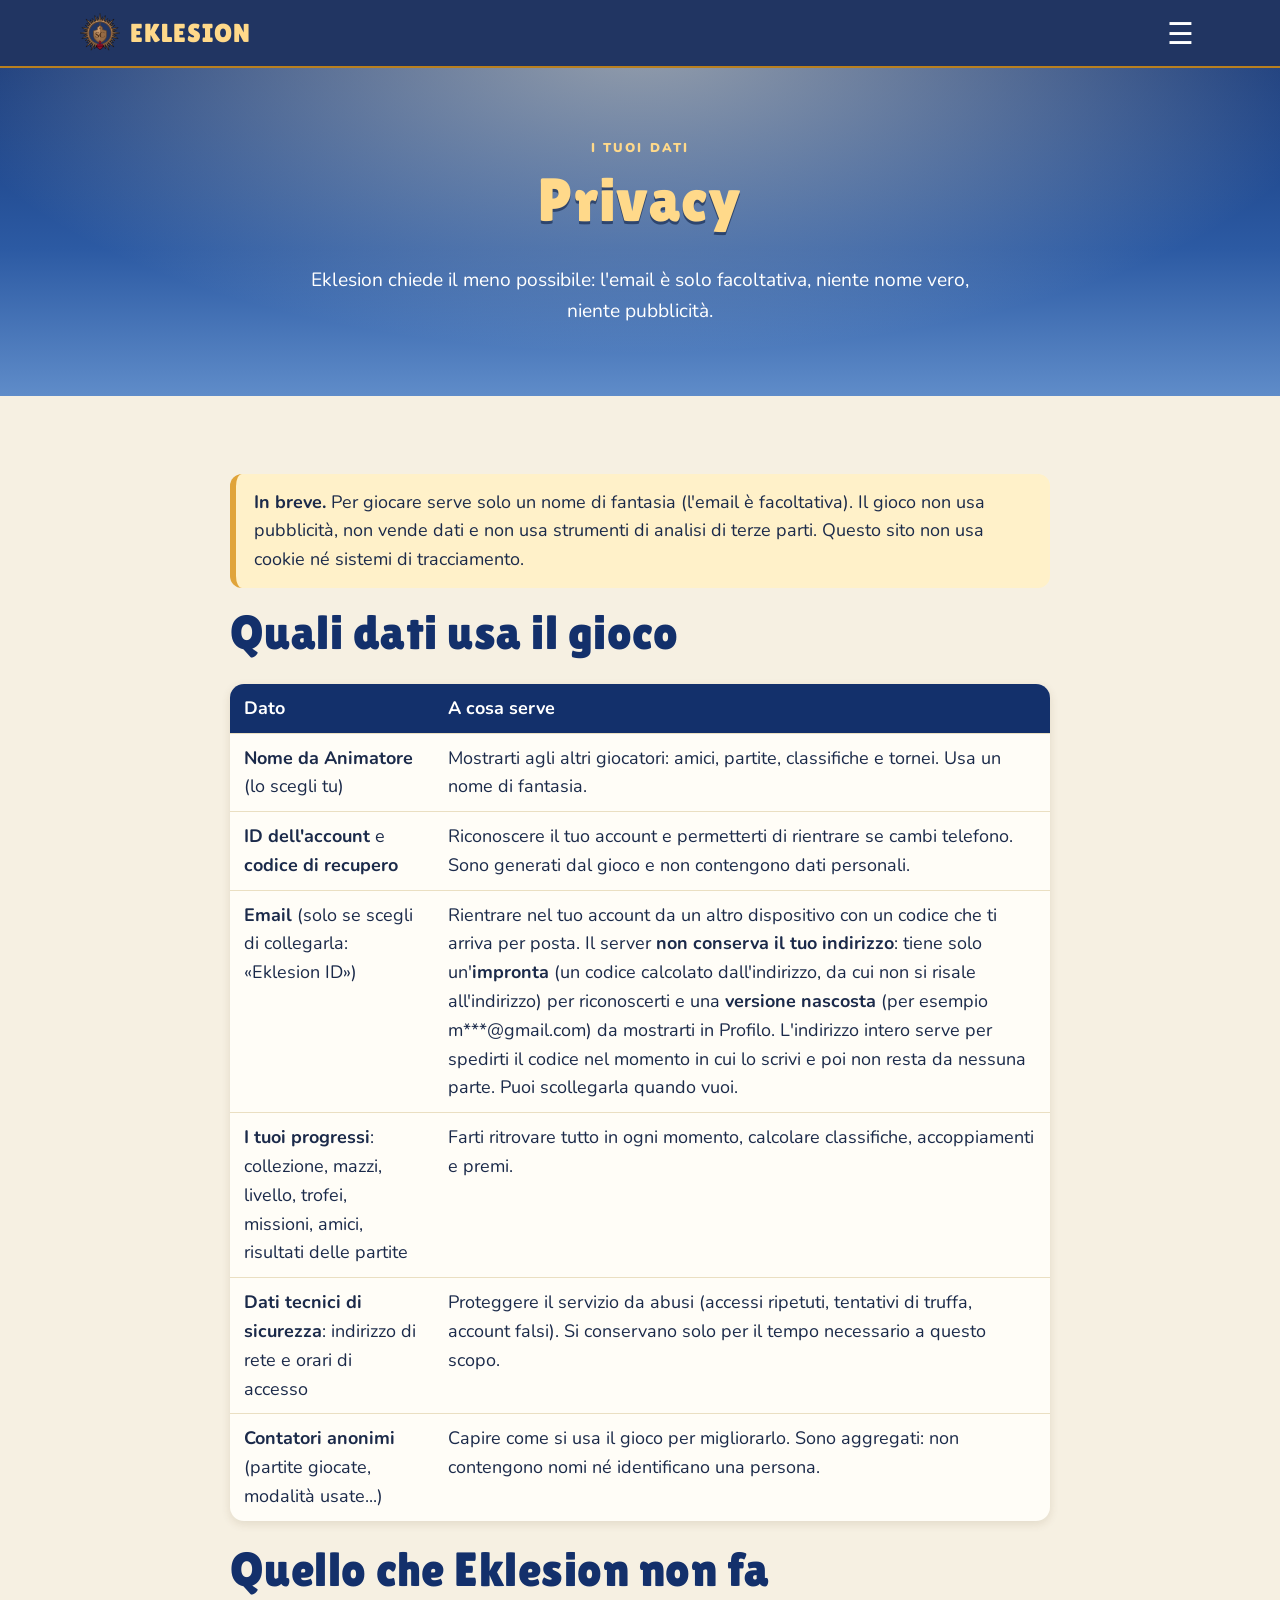
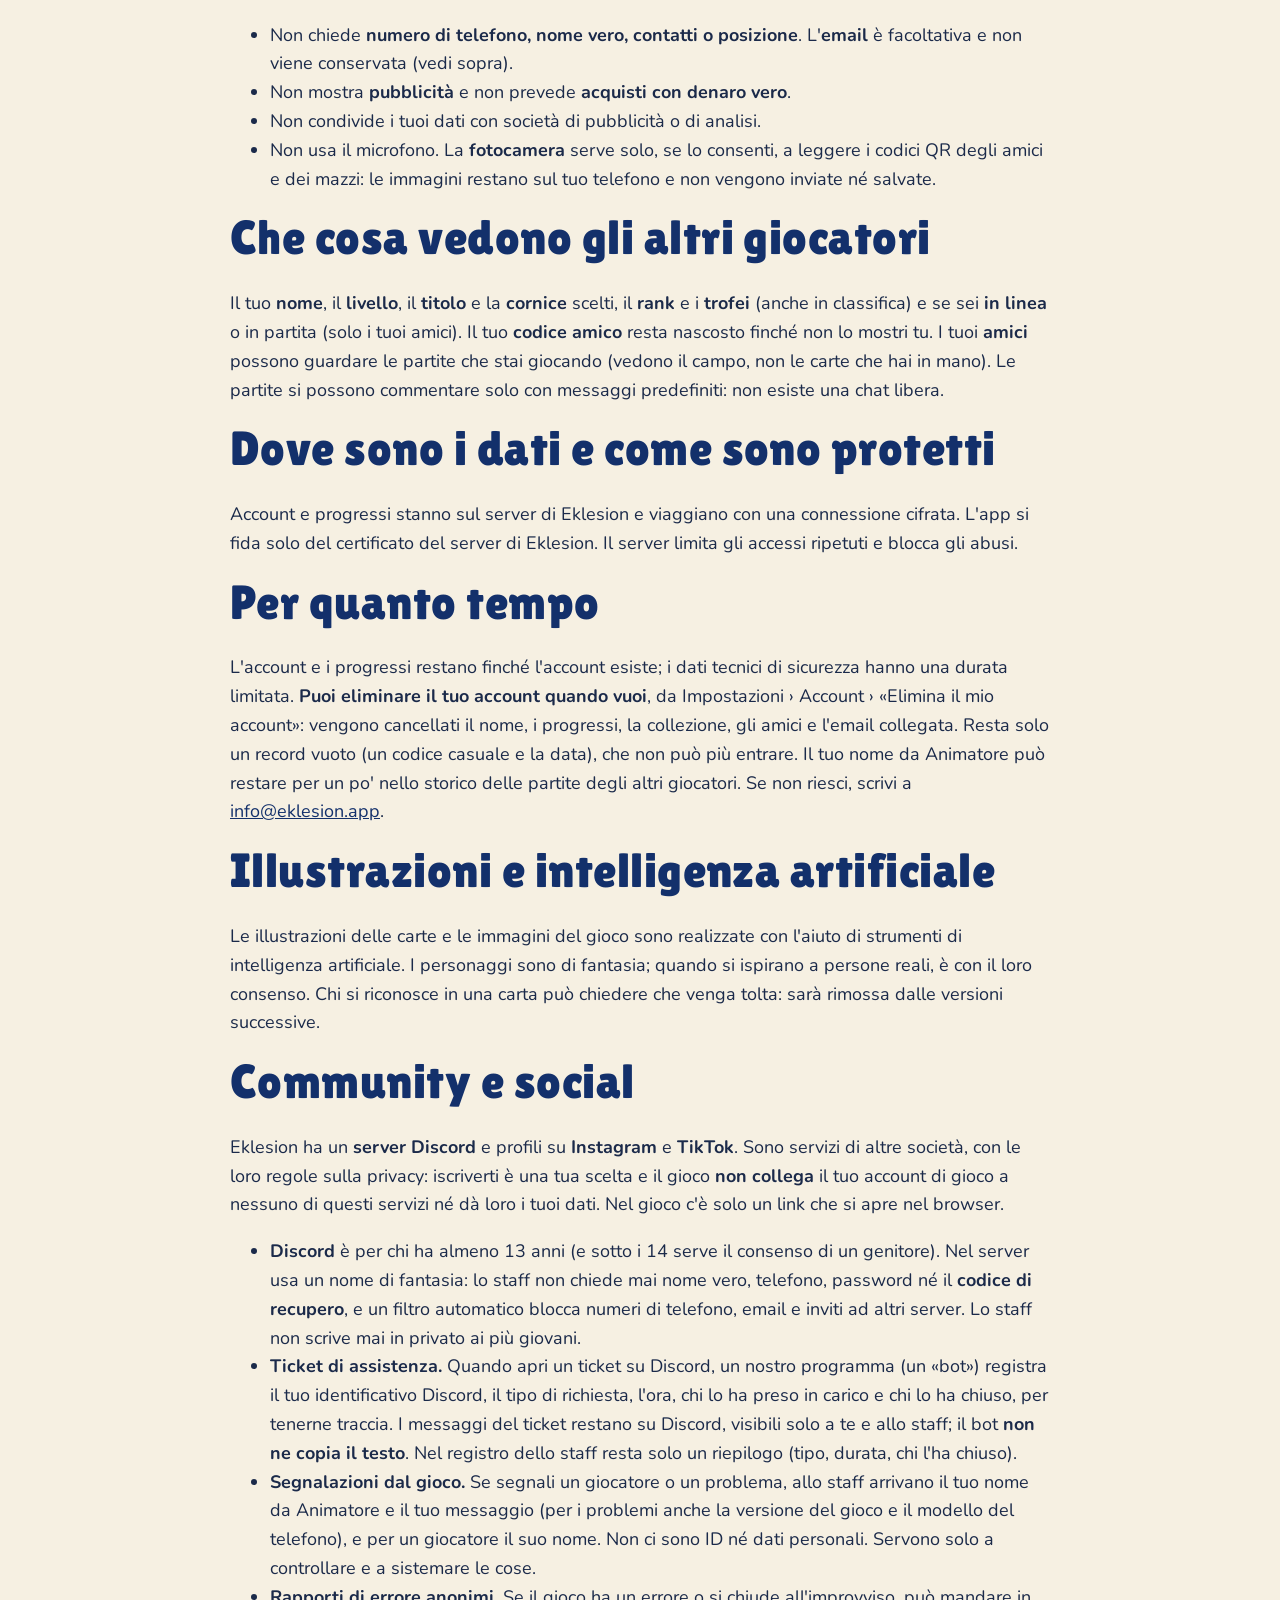
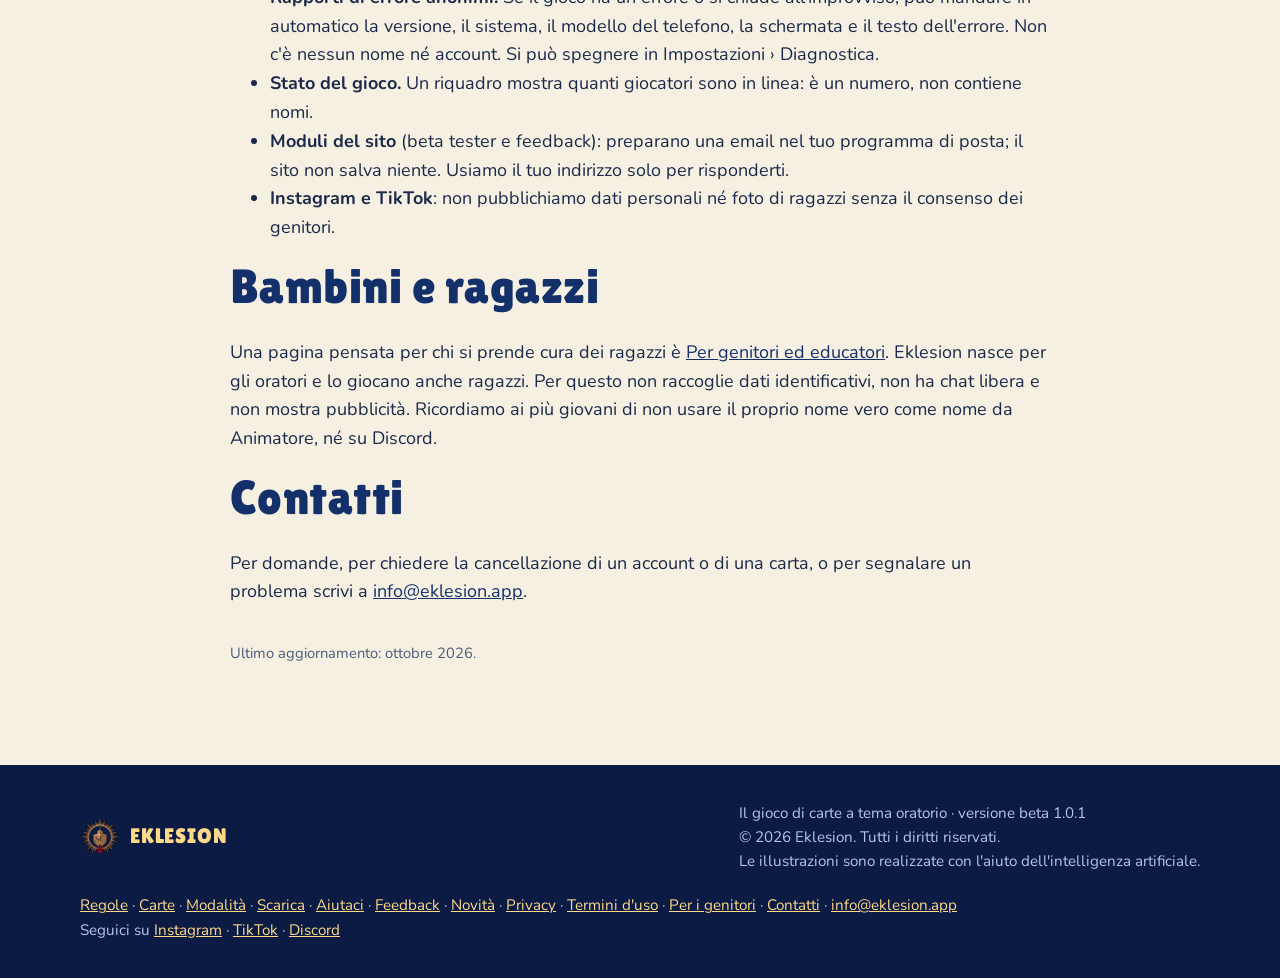
<file: privacy.html>
<!doctype html>
<html lang="it">
<head>
<meta charset="utf-8">
<meta name="viewport" content="width=device-width, initial-scale=1">
<title>Privacy - Eklesion</title>
<meta name="description" content="Quali dati usa Eklesion, perché e come sono protetti. In sintesi: l'email è facoltativa e non viene conservata, nessun nome vero, nessuna pubblicità.">
<meta name="theme-color" content="#0f2557">
<!-- meta:inizio -->
<link rel="canonical" href="https://eklesion.app/privacy">
<meta property="og:type" content="website">
<meta property="og:site_name" content="Eklesion">
<meta property="og:locale" content="it_IT">
<meta property="og:url" content="https://eklesion.app/privacy">
<meta property="og:title" content="Privacy - Eklesion">
<meta property="og:description" content="Quali dati usa Eklesion, perché e come sono protetti. In sintesi: l'email è facoltativa e non viene conservata, nessun nome vero, nessuna pubblicità.">
<meta property="og:image" content="https://eklesion.app/img/social.jpg">
<meta property="og:image:type" content="image/jpeg">
<meta property="og:image:width" content="1200">
<meta property="og:image:height" content="630">
<meta property="og:image:alt" content="Eklesion, il gioco di carte dell'Oratorio: una battaglia sul telefono e due carte">
<meta name="twitter:card" content="summary_large_image">
<meta name="twitter:title" content="Privacy - Eklesion">
<meta name="twitter:description" content="Quali dati usa Eklesion, perché e come sono protetti. In sintesi: l'email è facoltativa e non viene conservata, nessun nome vero, nessuna pubblicità.">
<meta name="twitter:image" content="https://eklesion.app/img/social.jpg">
<link rel="apple-touch-icon" href="https://eklesion.app/img/apple-touch-icon.png">
<!-- meta:fine -->
<link rel="icon" href="img/favicon.png">
<link rel="stylesheet" href="css/style.css">
<script src="js/site.js" defer></script>
</head>
<body>
<div id="nav"></div>

<section class="sky page-head">
  <div class="wrap">
    <span class="eyebrow">I tuoi dati</span>
    <h1>Privacy</h1>
    <p>Eklesion chiede il meno possibile: l'email è solo facoltativa, niente nome vero, niente pubblicità.</p>
  </div>
</section>

<section class="paper" style="padding-top:60px">
  <div class="wrap" style="max-width:820px">

    <div class="callout"><b>In breve.</b> Per giocare serve solo un nome di fantasia (l'email è facoltativa). Il gioco non usa pubblicità, non vende dati e non usa strumenti di analisi di terze parti. Questo sito non usa cookie né sistemi di tracciamento.</div>

    <h2 style="color:var(--navy-2)">Quali dati usa il gioco</h2>
    <table class="table">
      <thead><tr><th>Dato</th><th>A cosa serve</th></tr></thead>
      <tbody>
        <tr><td><b>Nome da Animatore</b> (lo scegli tu)</td><td>Mostrarti agli altri giocatori: amici, partite, classifiche e tornei. Usa un nome di fantasia.</td></tr>
        <tr><td><b>ID dell'account</b> e <b>codice di recupero</b></td><td>Riconoscere il tuo account e permetterti di rientrare se cambi telefono. Sono generati dal gioco e non contengono dati personali.</td></tr>
        <tr><td><b>Email</b> (solo se scegli di collegarla: «Eklesion ID»)</td><td>Rientrare nel tuo account da un altro dispositivo con un codice che ti arriva per posta. Il server <b>non conserva il tuo indirizzo</b>: tiene solo un'<b>impronta</b> (un codice calcolato dall'indirizzo, da cui non si risale all'indirizzo) per riconoscerti e una <b>versione nascosta</b> (per esempio m***@gmail.com) da mostrarti in Profilo. L'indirizzo intero serve per spedirti il codice nel momento in cui lo scrivi e poi non resta da nessuna parte. Puoi scollegarla quando vuoi.</td></tr>
        <tr><td><b>I tuoi progressi</b>: collezione, mazzi, livello, trofei, missioni, amici, risultati delle partite</td><td>Farti ritrovare tutto in ogni momento, calcolare classifiche, accoppiamenti e premi.</td></tr>
        <tr><td><b>Dati tecnici di sicurezza</b>: indirizzo di rete e orari di accesso</td><td>Proteggere il servizio da abusi (accessi ripetuti, tentativi di truffa, account falsi). Si conservano solo per il tempo necessario a questo scopo.</td></tr>
        <tr><td><b>Contatori anonimi</b> (partite giocate, modalità usate...)</td><td>Capire come si usa il gioco per migliorarlo. Sono aggregati: non contengono nomi né identificano una persona.</td></tr>
      </tbody>
    </table>

    <h2 style="color:var(--navy-2)">Quello che Eklesion non fa</h2>
    <ul>
      <li>Non chiede <b>numero di telefono, nome vero, contatti o posizione</b>. L'<b>email</b> è facoltativa e non viene conservata (vedi sopra).</li>
      <li>Non mostra <b>pubblicità</b> e non prevede <b>acquisti con denaro vero</b>.</li>
      <li>Non condivide i tuoi dati con società di pubblicità o di analisi.</li>
      <li>Non usa il microfono. La <b>fotocamera</b> serve solo, se lo consenti, a leggere i codici QR degli amici e dei mazzi: le immagini restano sul tuo telefono e non vengono inviate né salvate.</li>
    </ul>

    <h2 style="color:var(--navy-2)">Che cosa vedono gli altri giocatori</h2>
    <p>Il tuo <b>nome</b>, il <b>livello</b>, il <b>titolo</b> e la <b>cornice</b> scelti, il <b>rank</b> e i <b>trofei</b> (anche in classifica) e se sei <b>in linea</b> o in partita (solo i tuoi amici). Il tuo <b>codice amico</b> resta nascosto finché non lo mostri tu. I tuoi <b>amici</b> possono guardare le partite che stai giocando (vedono il campo, non le carte che hai in mano). Le partite si possono commentare solo con messaggi predefiniti: non esiste una chat libera.</p>

    <h2 style="color:var(--navy-2)">Dove sono i dati e come sono protetti</h2>
    <p>Account e progressi stanno sul server di Eklesion e viaggiano con una connessione cifrata. L'app si fida solo del certificato del server di Eklesion. Il server limita gli accessi ripetuti e blocca gli abusi.</p>

    <h2 style="color:var(--navy-2)">Per quanto tempo</h2>
    <p>L'account e i progressi restano finché l'account esiste; i dati tecnici di sicurezza hanno una durata limitata. <b>Puoi eliminare il tuo account quando vuoi</b>, da Impostazioni › Account › «Elimina il mio account»: vengono cancellati il nome, i progressi, la collezione, gli amici e l'email collegata. Resta solo un record vuoto (un codice casuale e la data), che non può più entrare. Il tuo nome da Animatore può restare per un po' nello storico delle partite degli altri giocatori. Se non riesci, scrivi a <a href="mailto:info@eklesion.app">info@eklesion.app</a>.</p>

    <h2 style="color:var(--navy-2)">Illustrazioni e intelligenza artificiale</h2>
    <p>Le illustrazioni delle carte e le immagini del gioco sono realizzate con l'aiuto di strumenti di intelligenza artificiale. I personaggi sono di fantasia; quando si ispirano a persone reali, è con il loro consenso. Chi si riconosce in una carta può chiedere che venga tolta: sarà rimossa dalle versioni successive.</p>

    <h2 style="color:var(--navy-2)">Community e social</h2>
    <p>Eklesion ha un <b>server Discord</b> e profili su <b>Instagram</b> e <b>TikTok</b>. Sono servizi di altre società, con le loro regole sulla privacy: iscriverti è una tua scelta e il gioco <b>non collega</b> il tuo account di gioco a nessuno di questi servizi né dà loro i tuoi dati. Nel gioco c'è solo un link che si apre nel browser.</p>
    <ul>
      <li><b>Discord</b> è per chi ha almeno 13 anni (e sotto i 14 serve il consenso di un genitore). Nel server usa un nome di fantasia: lo staff non chiede mai nome vero, telefono, password né il <b>codice di recupero</b>, e un filtro automatico blocca numeri di telefono, email e inviti ad altri server. Lo staff non scrive mai in privato ai più giovani.</li>
      <li><b>Ticket di assistenza.</b> Quando apri un ticket su Discord, un nostro programma (un «bot») registra il tuo identificativo Discord, il tipo di richiesta, l'ora, chi lo ha preso in carico e chi lo ha chiuso, per tenerne traccia. I messaggi del ticket restano su Discord, visibili solo a te e allo staff; il bot <b>non ne copia il testo</b>. Nel registro dello staff resta solo un riepilogo (tipo, durata, chi l'ha chiuso).</li>
      <li><b>Segnalazioni dal gioco.</b> Se segnali un giocatore o un problema, allo staff arrivano il tuo nome da Animatore e il tuo messaggio (per i problemi anche la versione del gioco e il modello del telefono), e per un giocatore il suo nome. Non ci sono ID né dati personali. Servono solo a controllare e a sistemare le cose.</li>
      <li><b>Rapporti di errore anonimi.</b> Se il gioco ha un errore o si chiude all'improvviso, può mandare in automatico la versione, il sistema, il modello del telefono, la schermata e il testo dell'errore. Non c'è nessun nome né account. Si può spegnere in Impostazioni › Diagnostica.</li>
      <li><b>Stato del gioco.</b> Un riquadro mostra quanti giocatori sono in linea: è un numero, non contiene nomi.</li>
      <li><b>Moduli del sito</b> (beta tester e feedback): preparano una email nel tuo programma di posta; il sito non salva niente. Usiamo il tuo indirizzo solo per risponderti.</li>
      <li><b>Instagram e TikTok</b>: non pubblichiamo dati personali né foto di ragazzi senza il consenso dei genitori.</li>
    </ul>

    <h2 style="color:var(--navy-2)">Bambini e ragazzi</h2>
    <p>Una pagina pensata per chi si prende cura dei ragazzi è <a href="genitori.html">Per genitori ed educatori</a>. Eklesion nasce per gli oratori e lo giocano anche ragazzi. Per questo non raccoglie dati identificativi, non ha chat libera e non mostra pubblicità. Ricordiamo ai più giovani di non usare il proprio nome vero come nome da Animatore, né su Discord.</p>

    <h2 style="color:var(--navy-2)">Contatti</h2>
    <p>Per domande, per chiedere la cancellazione di un account o di una carta, o per segnalare un problema scrivi a <a href="mailto:info@eklesion.app">info@eklesion.app</a>.</p>

    <p style="color:var(--ink-soft);font-size:.92rem;margin-top:36px">Ultimo aggiornamento: ottobre 2026.</p>
  </div>
</section>

<div id="foot"></div>
</body>
</html>
</file>
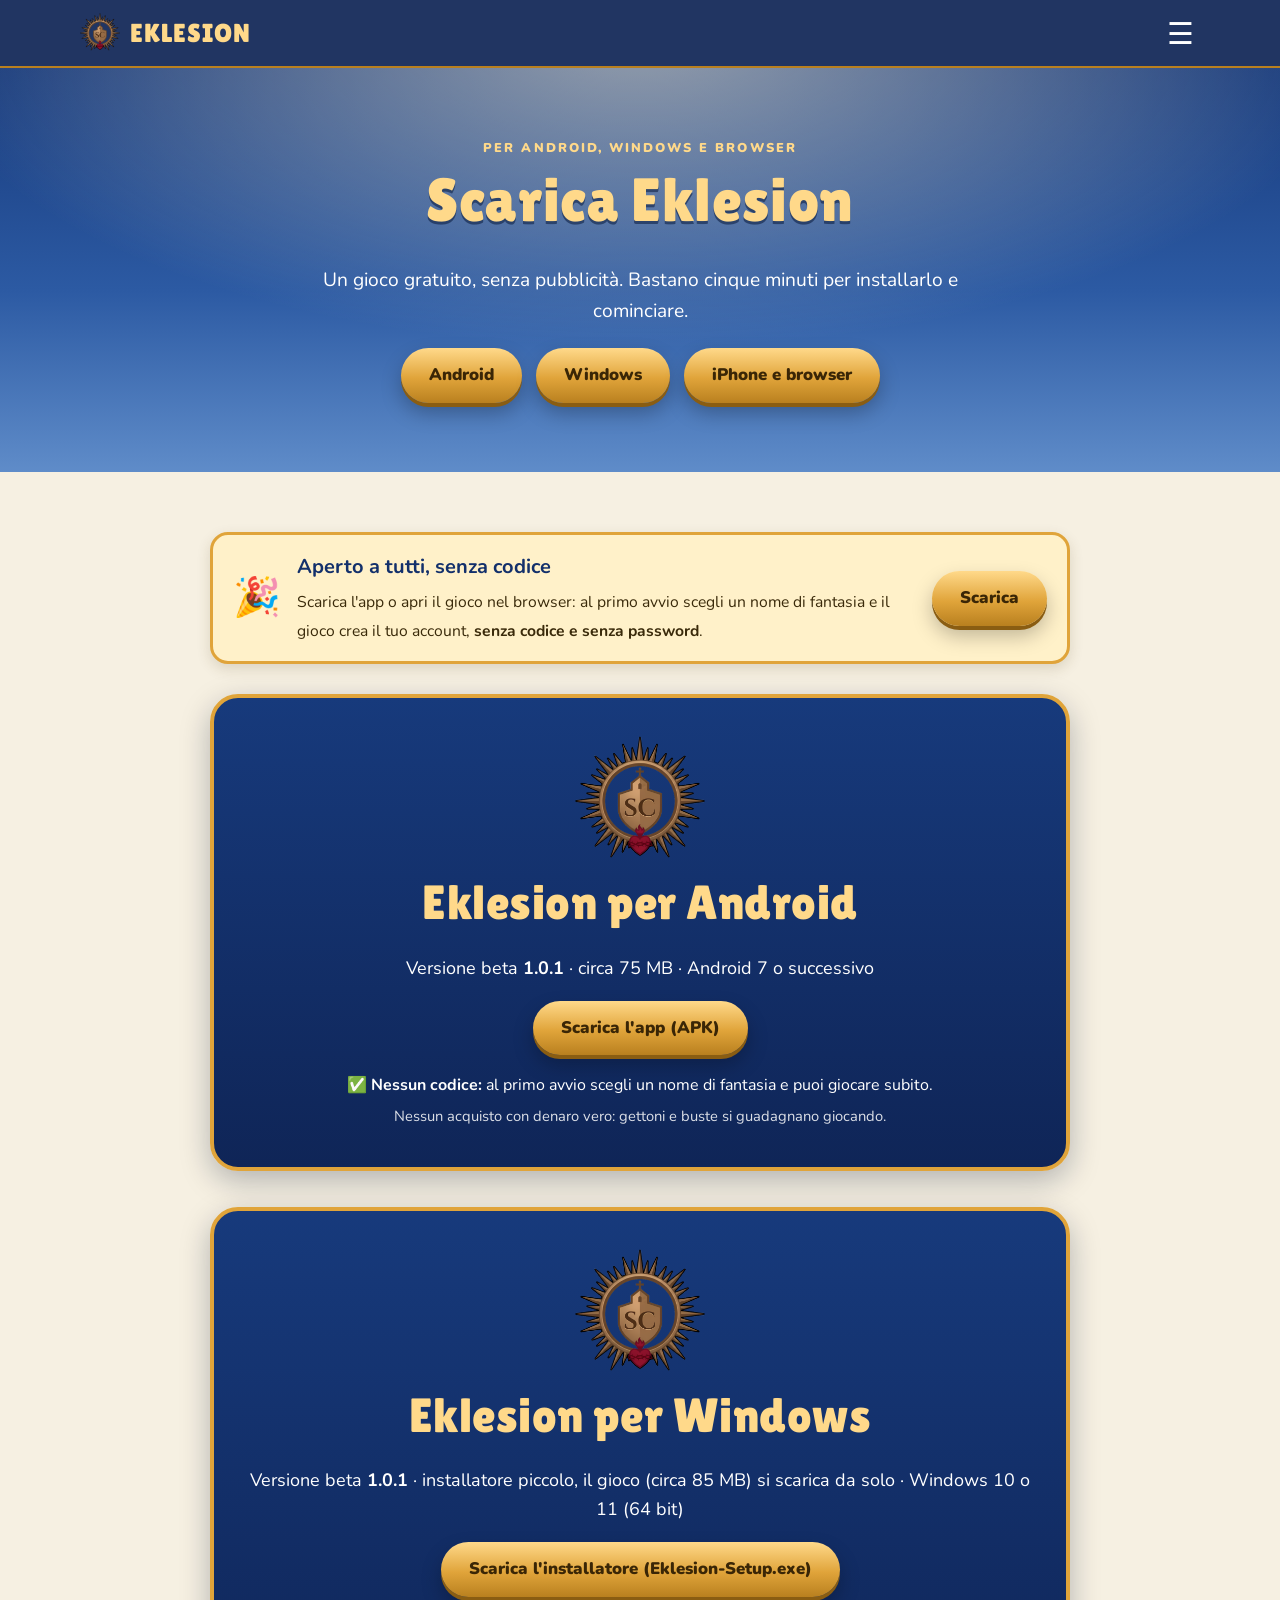
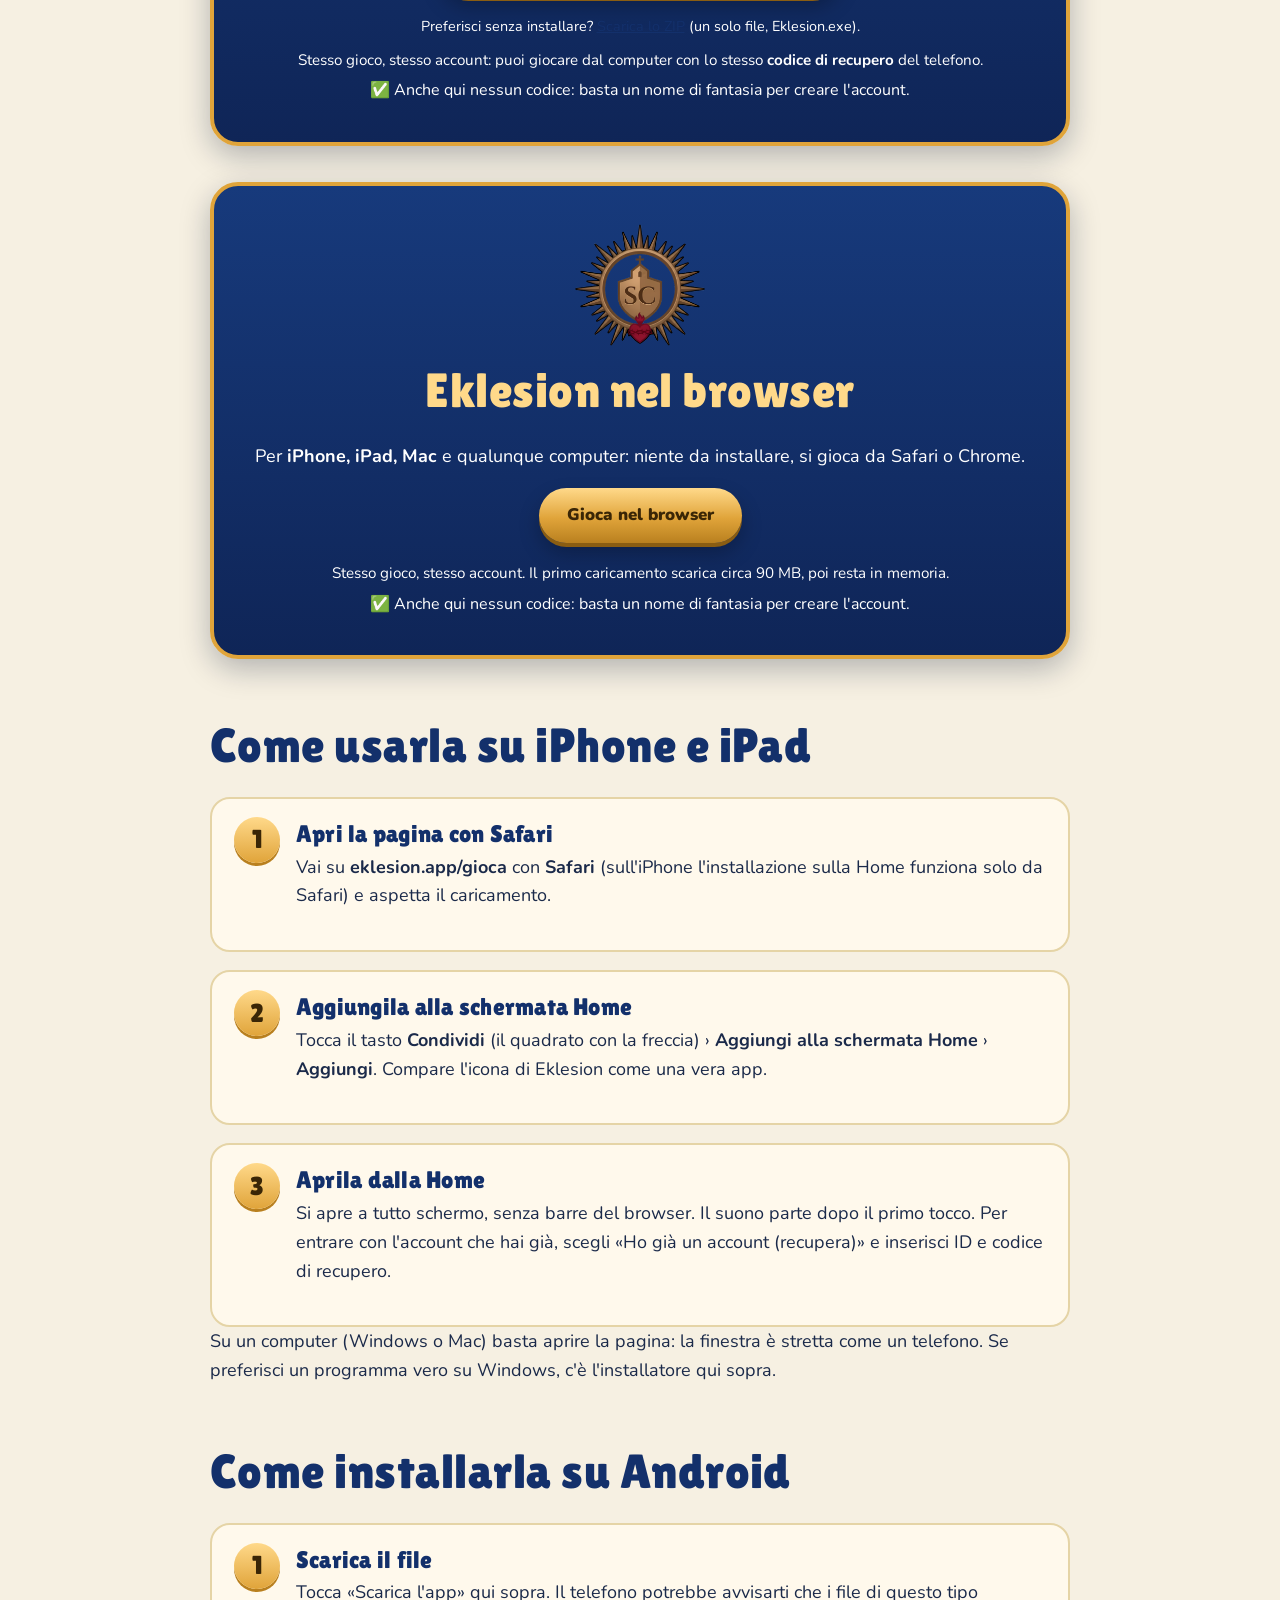
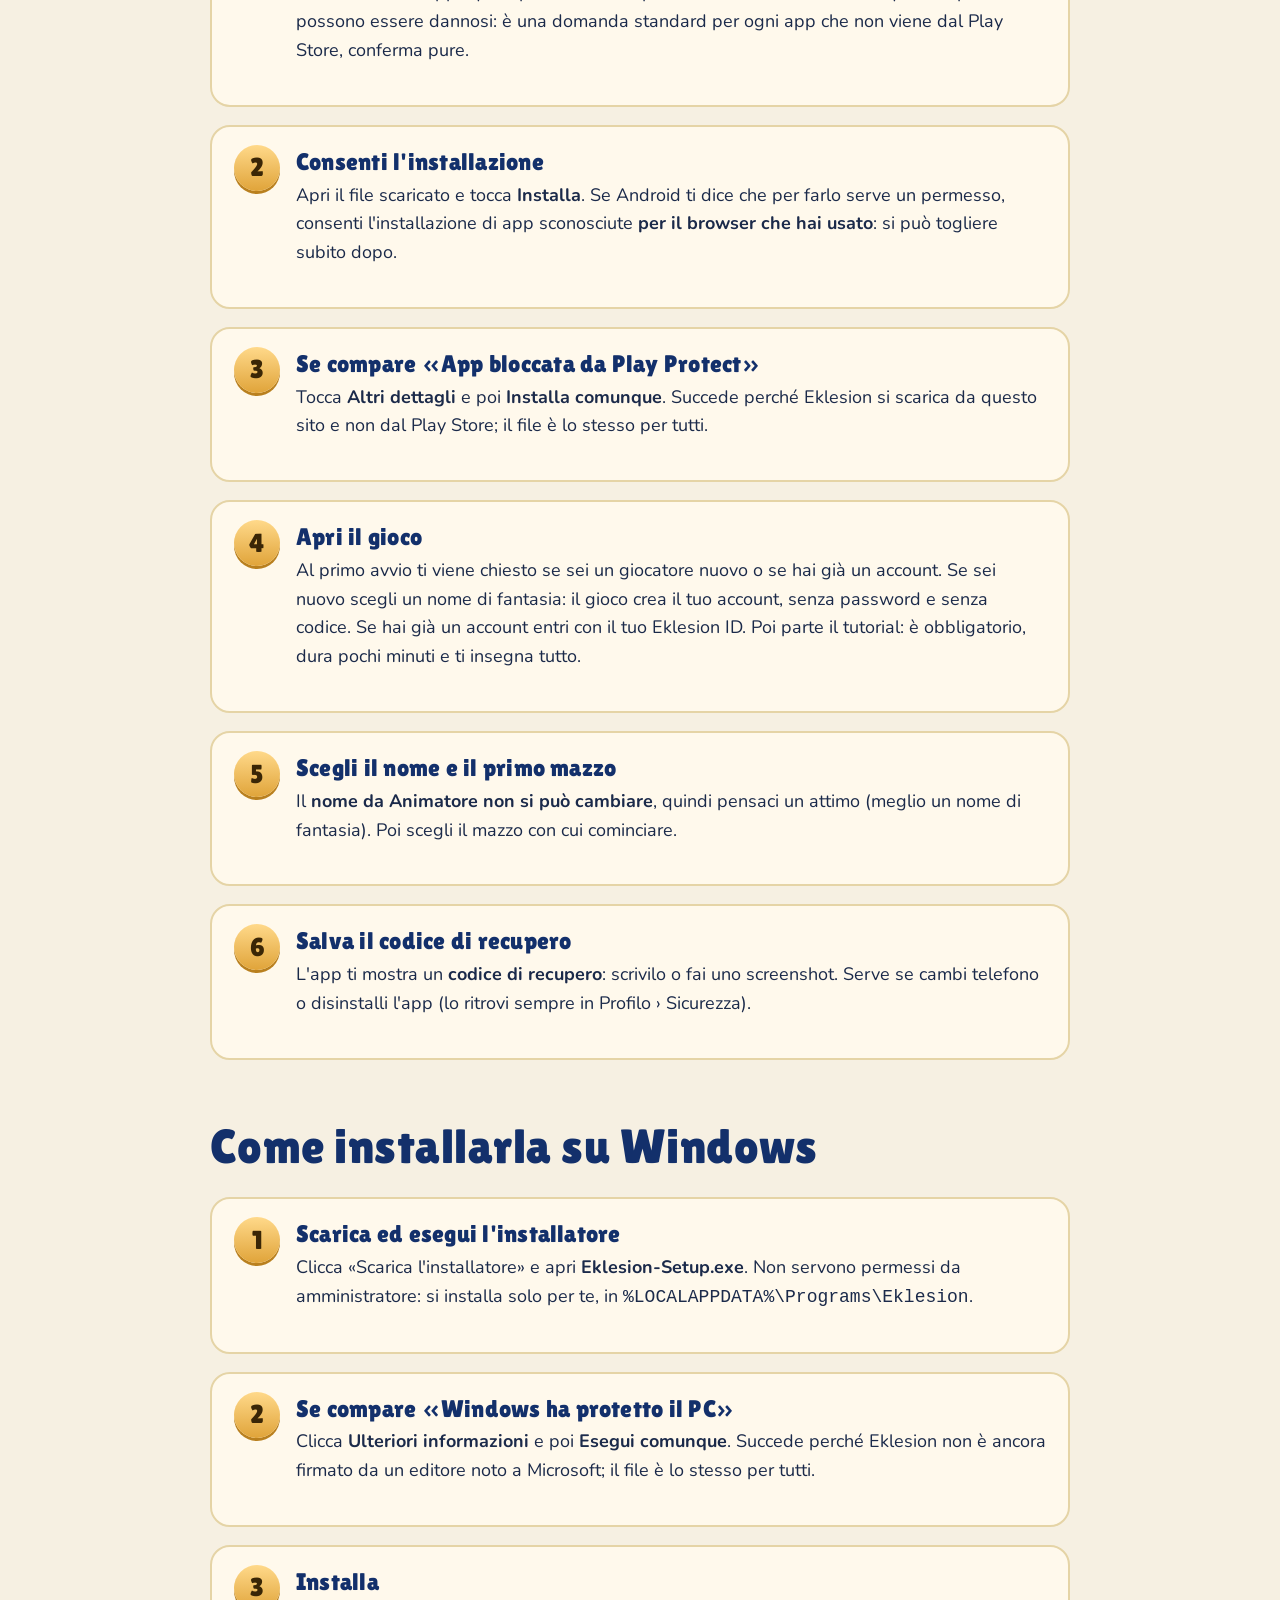
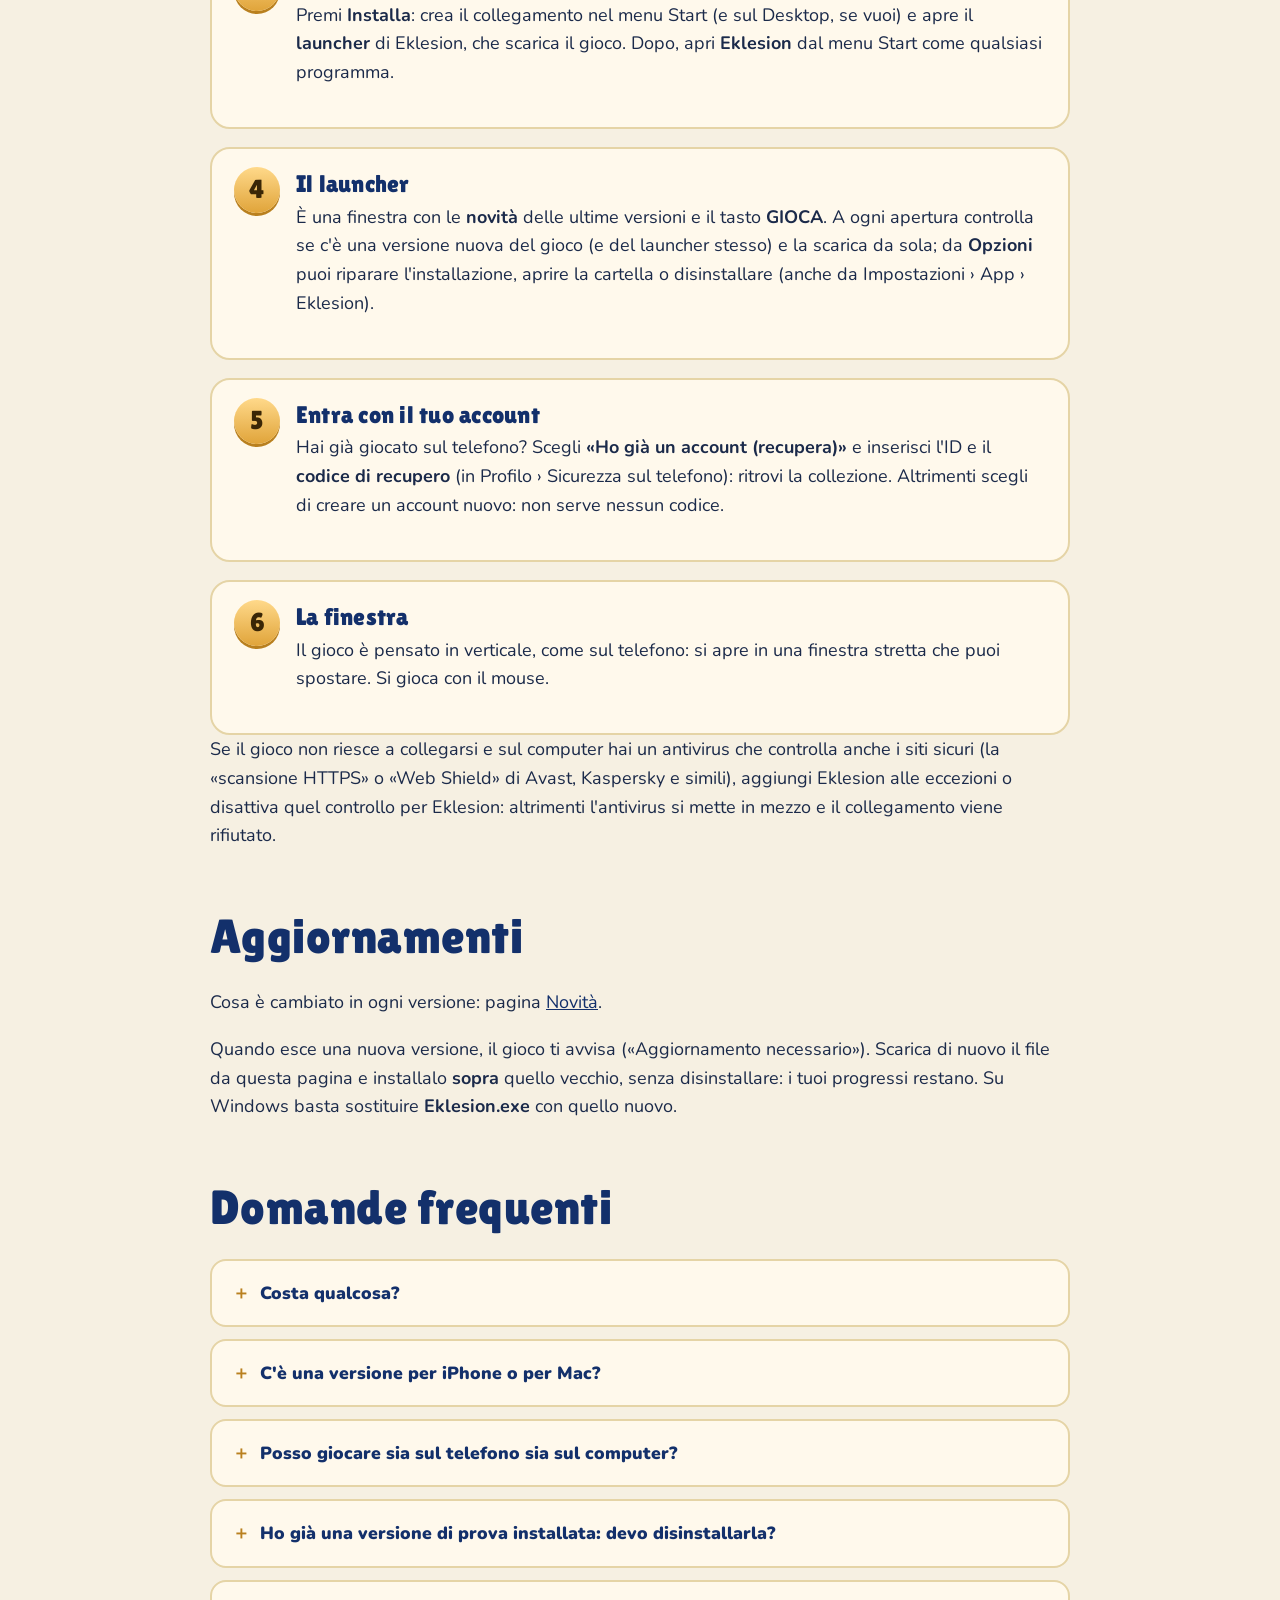
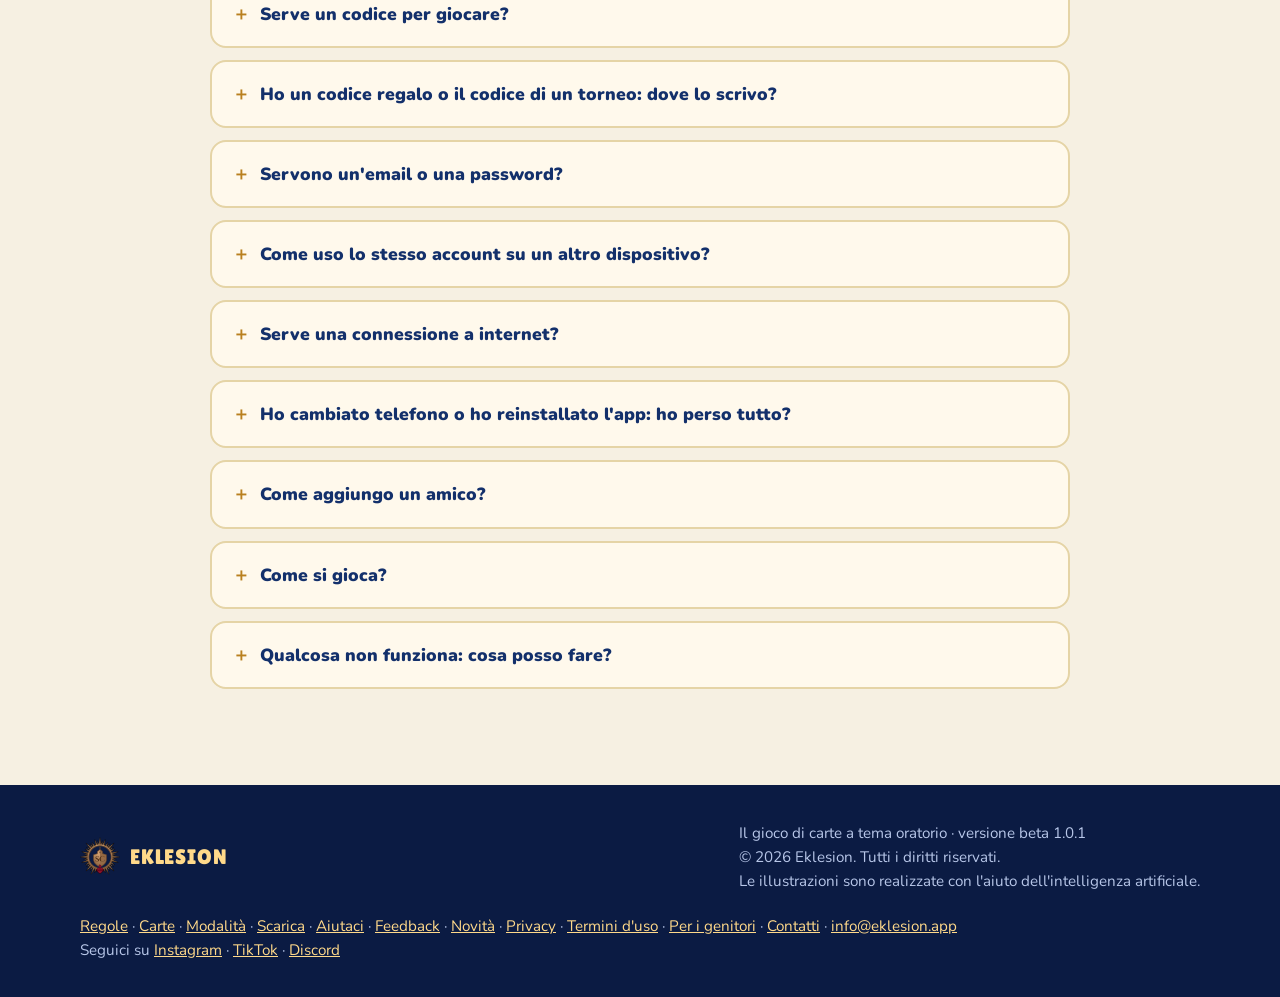
<file: scarica.html>
<!doctype html>
<html lang="it">
<head>
<meta charset="utf-8">
<meta name="viewport" content="width=device-width, initial-scale=1">
<title>Scarica Eklesion</title>
<meta name="description" content="Scarica Eklesion per Android e per Windows: come installare l'app e cominciare a giocare. Gratuito, senza pubblicità; aperto a tutti, senza codice.">
<meta name="theme-color" content="#0f2557">
<!-- meta:inizio -->
<link rel="canonical" href="https://eklesion.app/scarica">
<meta property="og:type" content="website">
<meta property="og:site_name" content="Eklesion">
<meta property="og:locale" content="it_IT">
<meta property="og:url" content="https://eklesion.app/scarica">
<meta property="og:title" content="Scarica Eklesion">
<meta property="og:description" content="Scarica Eklesion per Android e per Windows: come installare l'app e cominciare a giocare. Gratuito, senza pubblicità; aperto a tutti, senza codice.">
<meta property="og:image" content="https://eklesion.app/img/social.jpg">
<meta property="og:image:type" content="image/jpeg">
<meta property="og:image:width" content="1200">
<meta property="og:image:height" content="630">
<meta property="og:image:alt" content="Eklesion, il gioco di carte dell'Oratorio: una battaglia sul telefono e due carte">
<meta name="twitter:card" content="summary_large_image">
<meta name="twitter:title" content="Scarica Eklesion">
<meta name="twitter:description" content="Scarica Eklesion per Android e per Windows: come installare l'app e cominciare a giocare. Gratuito, senza pubblicità; aperto a tutti, senza codice.">
<meta name="twitter:image" content="https://eklesion.app/img/social.jpg">
<link rel="apple-touch-icon" href="https://eklesion.app/img/apple-touch-icon.png">
<!-- meta:fine -->
<link rel="icon" href="img/favicon.png">
<link rel="stylesheet" href="css/style.css">
<script src="js/site.js" defer></script>
</head>
<body>
<div id="nav"></div>

<section class="sky page-head">
  <div class="wrap">
    <span class="eyebrow">Per Android, Windows e browser</span>
    <h1>Scarica Eklesion</h1>
    <p>Un gioco gratuito, senza pubblicità. Bastano cinque minuti per installarlo e cominciare.</p>
    <p style="margin-top:22px;display:flex;gap:14px;justify-content:center;flex-wrap:wrap"><a class="btn" href="#android">Android</a> <a class="btn" href="#windows">Windows</a> <a class="btn" href="#browser">iPhone e browser</a></p>
  </div>
</section>

<section class="paper" style="padding-top:60px">
  <div class="wrap" style="max-width:860px">

    <div class="invito rise" id="codice">
      <div class="chiave">🎉</div>
      <div class="testo"><b class="t">Aperto a tutti, senza codice</b><span>Scarica l'app o apri il gioco nel browser: al primo avvio scegli un nome di fantasia e il gioco crea il tuo account, <b>senza codice e senza password</b>.</span></div>
      <a class="btn" href="#android">Scarica</a>
    </div>

    <div class="dl rise" id="android">
      <img src="img/emblema.png" alt="" width="130" height="130">
      <h2>Eklesion per Android</h2>
      <p>Versione beta <b data-versione>1.0.1</b> · circa 75 MB · Android 7 o successivo</p>
      <p><a class="btn" data-apk href="https://github.com/MikiToast/eklesion-sito/releases/latest/download/Eklesion.apk" rel="noopener">Scarica l'app (APK)</a></p>
      <p style="font-size:1rem;margin:0 0 6px">✅ <b>Nessun codice:</b> al primo avvio scegli un nome di fantasia e puoi giocare subito.</p>
      <p style="font-size:.92rem;opacity:.85;margin:0">Nessun acquisto con denaro vero: gettoni e buste si guadagnano giocando.</p>
    </div>

    <div class="dl rise" id="windows" style="margin-top:36px">
      <img src="img/emblema.png" alt="" width="130" height="130">
      <h2>Eklesion per Windows</h2>
      <p>Versione beta <b data-versione>1.0.1</b> · installatore piccolo, il gioco (circa 85 MB) si scarica da solo · Windows 10 o 11 (64 bit)</p>
      <p><a class="btn" data-setup href="https://github.com/MikiToast/eklesion-sito/releases/latest/download/Eklesion-Setup.exe" rel="noopener">Scarica l'installatore (Eklesion-Setup.exe)</a></p>
      <p style="font-size:.9rem;margin:0 0 10px">Preferisci senza installare? <a data-win href="https://github.com/MikiToast/eklesion-sito/releases/latest/download/Eklesion-Windows.zip" rel="noopener">Scarica lo ZIP</a> (un solo file, Eklesion.exe).</p>
      <p style="font-size:.95rem;margin:0 0 6px">Stesso gioco, stesso account: puoi giocare dal computer con lo stesso <b>codice di recupero</b> del telefono.</p>
      <p style="font-size:1rem;margin:0">✅ Anche qui nessun codice: basta un nome di fantasia per creare l'account.</p>
    </div>

    <div class="dl rise" id="browser" style="margin-top:36px">
      <img src="img/emblema.png" alt="" width="130" height="130">
      <h2>Eklesion nel browser</h2>
      <p>Per <b>iPhone, iPad, Mac</b> e qualunque computer: niente da installare, si gioca da Safari o Chrome.</p>
      <p><a class="btn" href="gioca/">Gioca nel browser</a></p>
      <p style="font-size:.95rem;margin:0 0 6px">Stesso gioco, stesso account. Il primo caricamento scarica circa 90 MB, poi resta in memoria.</p>
      <p style="font-size:1rem;margin:0">✅ Anche qui nessun codice: basta un nome di fantasia per creare l'account.</p>
    </div>

    <h2 style="margin-top:60px;color:var(--navy-2)">Come usarla su iPhone e iPad</h2>
    <ol class="steps">
      <li class="rise"><h3>Apri la pagina con Safari</h3><p>Vai su <b>eklesion.app/gioca</b> con <b>Safari</b> (sull'iPhone l'installazione sulla Home funziona solo da Safari) e aspetta il caricamento.</p></li>
      <li class="rise"><h3>Aggiungila alla schermata Home</h3><p>Tocca il tasto <b>Condividi</b> (il quadrato con la freccia) › <b>Aggiungi alla schermata Home</b> › <b>Aggiungi</b>. Compare l'icona di Eklesion come una vera app.</p></li>
      <li class="rise"><h3>Aprila dalla Home</h3><p>Si apre a tutto schermo, senza barre del browser. Il suono parte dopo il primo tocco. Per entrare con l'account che hai già, scegli «Ho già un account (recupera)» e inserisci ID e codice di recupero.</p></li>
    </ol>
    <p>Su un computer (Windows o Mac) basta aprire la pagina: la finestra è stretta come un telefono. Se preferisci un programma vero su Windows, c'è l'installatore qui sopra.</p>

    <h2 style="margin-top:60px;color:var(--navy-2)">Come installarla su Android</h2>
    <ol class="steps">
      <li class="rise"><h3>Scarica il file</h3><p>Tocca «Scarica l'app» qui sopra. Il telefono potrebbe avvisarti che i file di questo tipo possono essere dannosi: è una domanda standard per ogni app che non viene dal Play Store, conferma pure.</p></li>
      <li class="rise"><h3>Consenti l'installazione</h3><p>Apri il file scaricato e tocca <b>Installa</b>. Se Android ti dice che per farlo serve un permesso, consenti l'installazione di app sconosciute <b>per il browser che hai usato</b>: si può togliere subito dopo.</p></li>
      <li class="rise"><h3>Se compare «App bloccata da Play Protect»</h3><p>Tocca <b>Altri dettagli</b> e poi <b>Installa comunque</b>. Succede perché Eklesion si scarica da questo sito e non dal Play Store; il file è lo stesso per tutti.</p></li>
      <li class="rise"><h3>Apri il gioco</h3><p>Al primo avvio ti viene chiesto se sei un giocatore nuovo o se hai già un account. Se sei nuovo scegli un nome di fantasia: il gioco crea il tuo account, senza password e senza codice. Se hai già un account entri con il tuo Eklesion ID. Poi parte il tutorial: è obbligatorio, dura pochi minuti e ti insegna tutto.</p></li>
      <li class="rise"><h3>Scegli il nome e il primo mazzo</h3><p>Il <b>nome da Animatore non si può cambiare</b>, quindi pensaci un attimo (meglio un nome di fantasia). Poi scegli il mazzo con cui cominciare.</p></li>
      <li class="rise"><h3>Salva il codice di recupero</h3><p>L'app ti mostra un <b>codice di recupero</b>: scrivilo o fai uno screenshot. Serve se cambi telefono o disinstalli l'app (lo ritrovi sempre in Profilo › Sicurezza).</p></li>
    </ol>

    <h2 style="margin-top:60px;color:var(--navy-2)">Come installarla su Windows</h2>
    <ol class="steps">
      <li class="rise"><h3>Scarica ed esegui l'installatore</h3><p>Clicca «Scarica l'installatore» e apri <b>Eklesion-Setup.exe</b>. Non servono permessi da amministratore: si installa solo per te, in <code>%LOCALAPPDATA%\Programs\Eklesion</code>.</p></li>
      <li class="rise"><h3>Se compare «Windows ha protetto il PC»</h3><p>Clicca <b>Ulteriori informazioni</b> e poi <b>Esegui comunque</b>. Succede perché Eklesion non è ancora firmato da un editore noto a Microsoft; il file è lo stesso per tutti.</p></li>
      <li class="rise"><h3>Installa</h3><p>Premi <b>Installa</b>: crea il collegamento nel menu Start (e sul Desktop, se vuoi) e apre il <b>launcher</b> di Eklesion, che scarica il gioco. Dopo, apri <b>Eklesion</b> dal menu Start come qualsiasi programma.</p></li>
      <li class="rise"><h3>Il launcher</h3><p>È una finestra con le <b>novità</b> delle ultime versioni e il tasto <b>GIOCA</b>. A ogni apertura controlla se c'è una versione nuova del gioco (e del launcher stesso) e la scarica da sola; da <b>Opzioni</b> puoi riparare l'installazione, aprire la cartella o disinstallare (anche da Impostazioni › App › Eklesion).</p></li>
      <li class="rise"><h3>Entra con il tuo account</h3><p>Hai già giocato sul telefono? Scegli <b>«Ho già un account (recupera)»</b> e inserisci l'ID e il <b>codice di recupero</b> (in Profilo › Sicurezza sul telefono): ritrovi la collezione. Altrimenti scegli di creare un account nuovo: non serve nessun codice.</p></li>
      <li class="rise"><h3>La finestra</h3><p>Il gioco è pensato in verticale, come sul telefono: si apre in una finestra stretta che puoi spostare. Si gioca con il mouse.</p></li>
    </ol>
    <p>Se il gioco non riesce a collegarsi e sul computer hai un antivirus che controlla anche i siti sicuri (la «scansione HTTPS» o «Web Shield» di Avast, Kaspersky e simili), aggiungi Eklesion alle eccezioni o disattiva quel controllo per Eklesion: altrimenti l'antivirus si mette in mezzo e il collegamento viene rifiutato.</p>

    <h2 style="margin-top:60px;color:var(--navy-2)">Aggiornamenti</h2>
    <p>Cosa è cambiato in ogni versione: pagina <a href="novita">Novità</a>.</p>
    <p>Quando esce una nuova versione, il gioco ti avvisa («Aggiornamento necessario»). Scarica di nuovo il file da questa pagina e installalo <b>sopra</b> quello vecchio, senza disinstallare: i tuoi progressi restano. Su Windows basta sostituire <b>Eklesion.exe</b> con quello nuovo.</p>

    <h2 style="margin-top:60px;color:var(--navy-2)">Domande frequenti</h2>
    <details><summary>Costa qualcosa?</summary><div>No: Eklesion è gratuito, senza pubblicità e senza acquisti con denaro vero. Gettoni e buste si guadagnano giocando.</div></details>
    <details><summary>C'è una versione per iPhone o per Mac?</summary><div>Sì, nel browser: apri <a href="gioca/">eklesion.app/gioca</a> e, su iPhone, aggiungila alla schermata Home. Un'app da App Store non c'è ancora.</div></details>
    <details><summary>Posso giocare sia sul telefono sia sul computer?</summary><div>Sì, con lo stesso account: sul secondo dispositivo scegli «Ho già un account (recupera)» e inserisci ID e codice di recupero. Si gioca da un dispositivo alla volta.</div></details>
    <details><summary>Ho già una versione di prova installata: devo disinstallarla?</summary><div>Sì, <b>una volta sola</b>. Da questa versione l'app è firmata con la chiave ufficiale di Eklesion, diversa da quella delle versioni di prova, e Android non permette di installarla sopra. Prima di disinstallare annota <b>ID e codice di recupero</b> (Profilo › Sicurezza): i tuoi progressi restano sul server e, alla prima apertura, tocchi «Ho già un account (recupera)» e li inserisci. Dalle prossime versioni si aggiorna sopra senza disinstallare.</div></details>
    <details><summary>Serve un codice per giocare?</summary><div>No. Dal 10 novembre 2026 Eklesion è aperto a tutti: basta scaricare l'app (o aprirla dal browser) e scegliere un nome di fantasia. Chi lo ha provato in anteprima ha ritrovato il suo account, ripartito da zero, con il titolo «Beta tester».</div></details>
    <details><summary>Ho un codice regalo o il codice di un torneo: dove lo scrivo?</summary><div>Nel gioco, nello <b>Shop</b>, nel campo «Hai un codice regalo?». Il codice di un torneo ti iscrive da solo al torneo; gli altri codici regalano carte, gettoni e altro.</div></details>
    <details><summary>Servono un'email o una password?</summary><div>No: il gioco crea un account anonimo, riconosciuto da un ID e da un <b>codice di recupero</b> da conservare. Non ti chiede nome vero né numero di telefono. Se vuoi, puoi <b>collegare la tua email</b> (<b>Eklesion ID</b>, da Profilo › Sicurezza o alla creazione dell'account): così rientri nel tuo account da qualunque dispositivo con l'email e un codice a 6 cifre che ti arriva per posta, senza password. Il server non conserva il tuo indirizzo. Vedi la pagina <a href="privacy.html">Privacy</a>.</div></details>
    <details><summary>Come uso lo stesso account su un altro dispositivo?</summary><div>Con l'<b>Eklesion ID</b>: sul dispositivo nuovo scegli «Accedi con Eklesion ID», scrivi l'email e il codice che ti arriva. Se non l'avevi collegata, usa «Ho già un account (recupera)» con l'ID e il codice di recupero. Si gioca da un dispositivo alla volta.</div></details>
    <details><summary>Serve una connessione a internet?</summary><div>Sì: i progressi, le partite e la collezione stanno sul server di Eklesion, così li ritrovi anche cambiando telefono.</div></details>
    <details><summary>Ho cambiato telefono o ho reinstallato l'app: ho perso tutto?</summary><div>No, se hai il <b>codice di recupero</b>: dalla schermata di accesso scegli «Ho già un account (recupera)» e inserisci ID e codice.</div></details>
    <details><summary>Come aggiungo un amico?</summary><div>Vai su Social › Amici: con «Mostra il mio codice» fai leggere il tuo QR, oppure «Scansiona un QR» per leggere quello di un altro. Il tuo codice resta nascosto finché non lo mostri tu.</div></details>
    <details><summary>Come si gioca?</summary><div>Il tutorial dentro l'app ti guida nella prima partita. Le regole complete sono nella pagina <a href="come-si-gioca.html">Come si gioca</a> e dentro l'app, in Impostazioni › Regole del gioco.</div></details>
    <details><summary>Qualcosa non funziona: cosa posso fare?</summary><div>Chiudi e riapri il gioco e controlla di avere internet. Se compare «Aggiornamento necessario» o il gioco si comporta in modo strano, scarica l'ultima versione da questa pagina e installala sopra a quella vecchia. Se il problema resta, <a href="feedback.html">scrivici da qui</a>.</div></details>
  </div>
</section>

<div id="foot"></div>
</body>
</html>
</file>
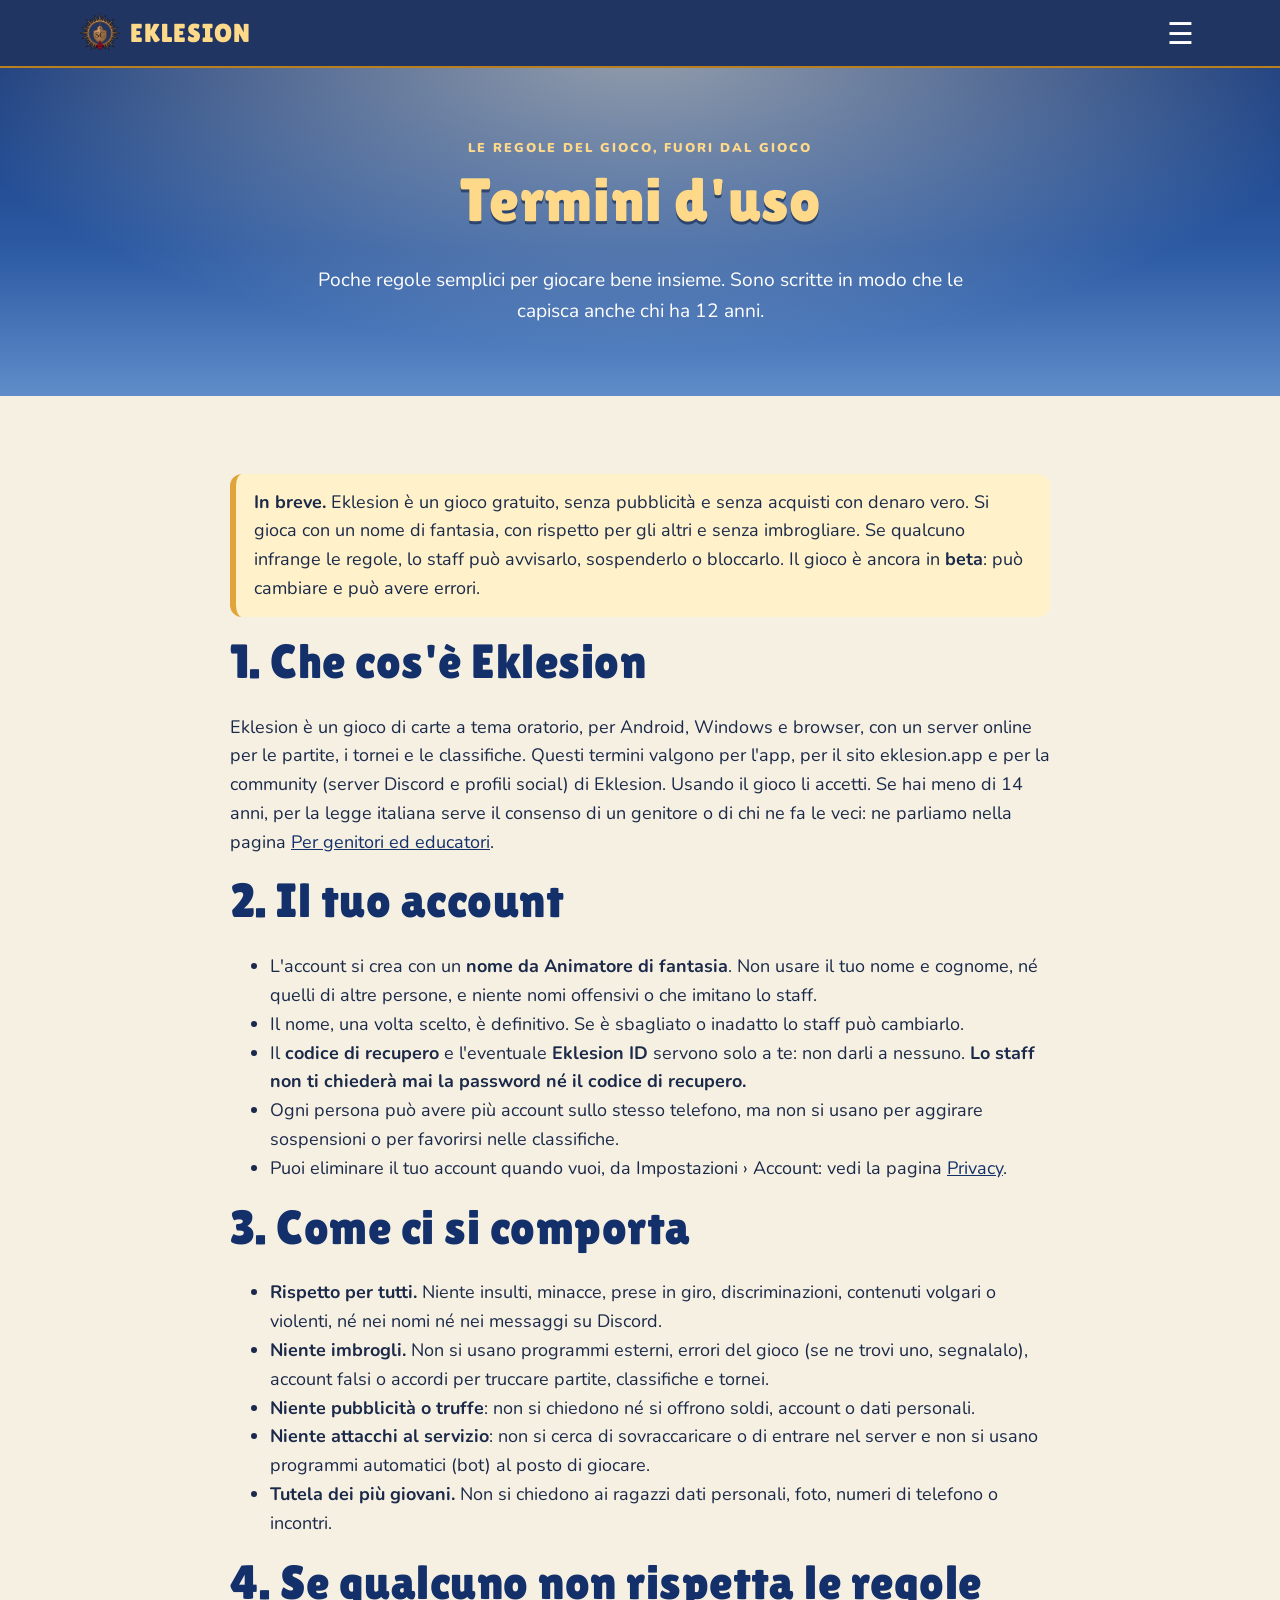
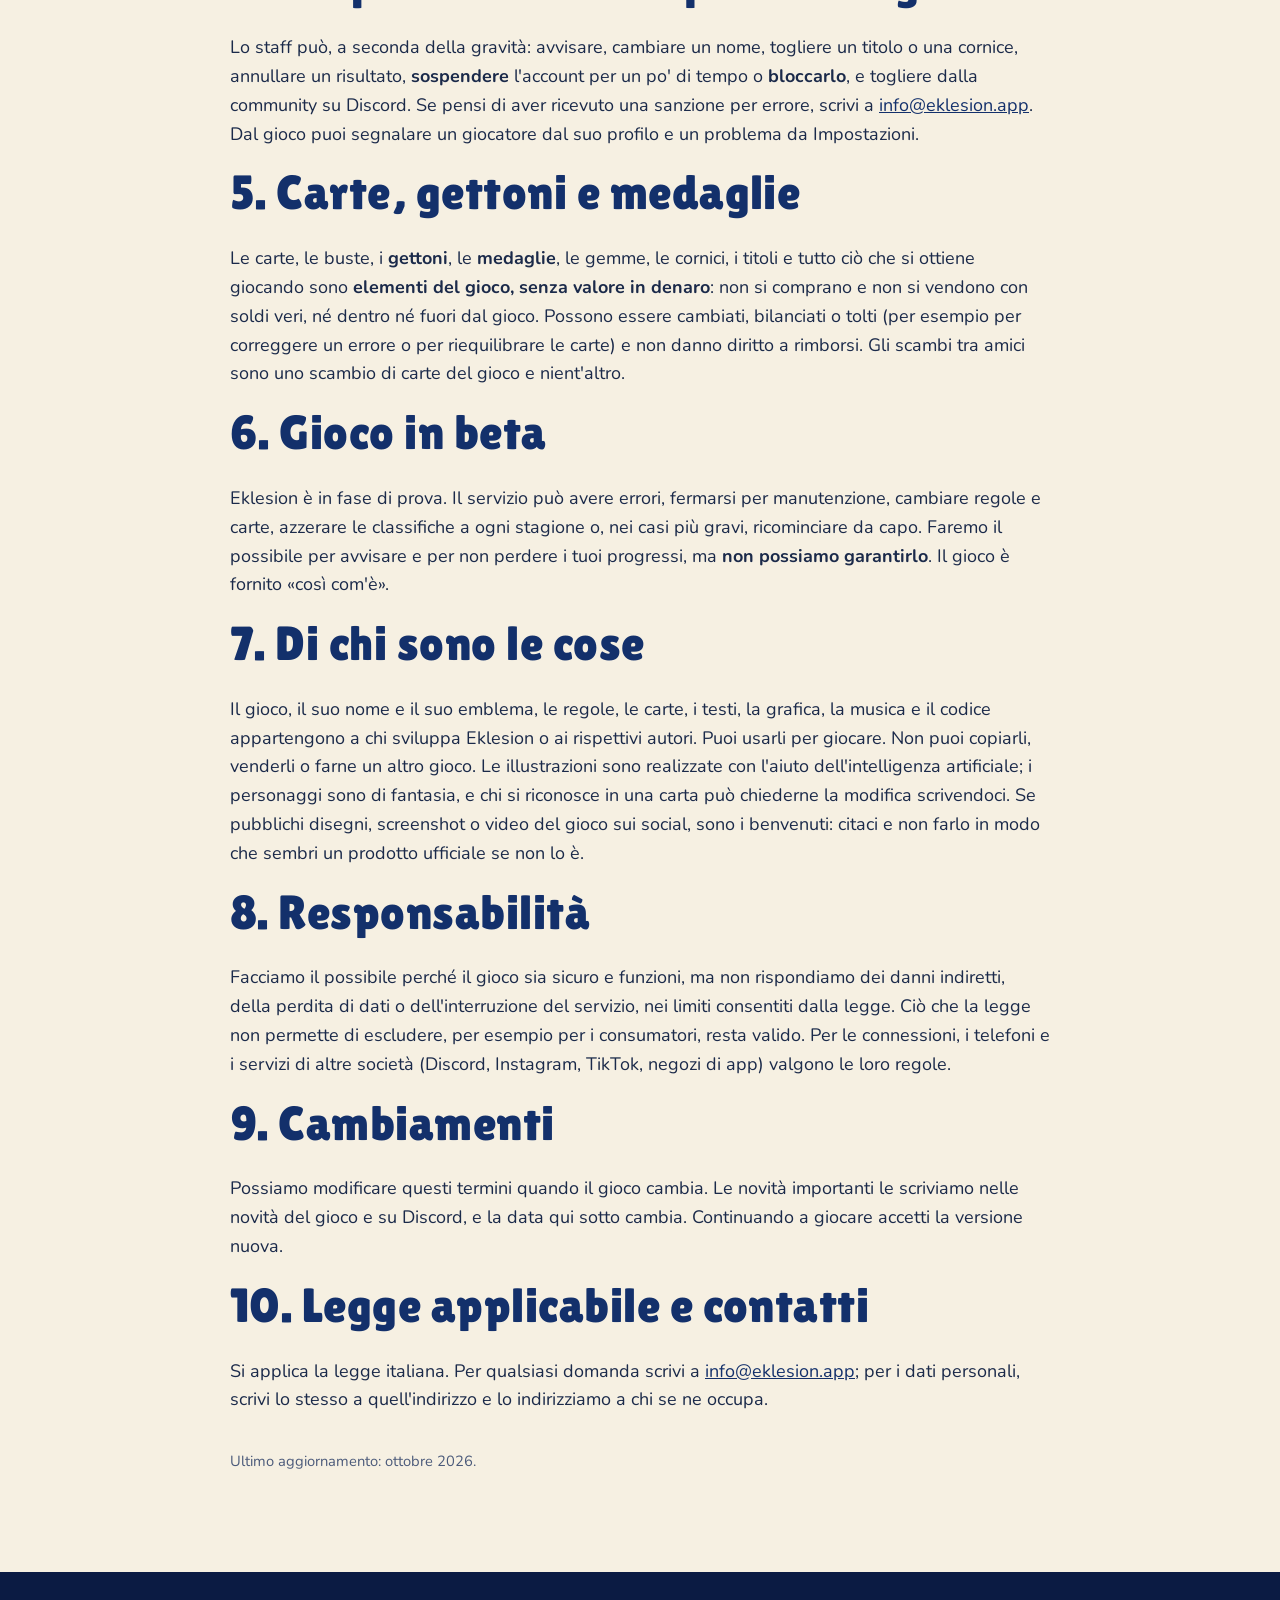
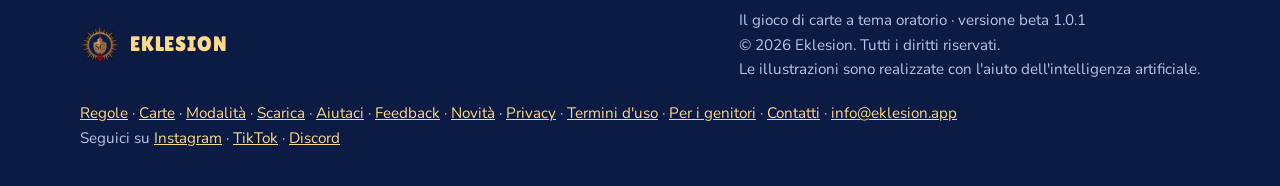
<file: termini.html>
<!doctype html>
<html lang="it">
<head>
<meta charset="utf-8">
<meta name="viewport" content="width=device-width, initial-scale=1">
<title>Termini d'uso - Eklesion</title>
<meta name="description" content="Le regole per usare Eklesion: chi può giocare, come ci si comporta, che cosa sono carte e gettoni, e che cosa può succedere se si imbroglia.">
<meta name="theme-color" content="#0f2557">
<!-- meta:inizio -->
<link rel="canonical" href="https://eklesion.app/termini">
<meta property="og:type" content="website">
<meta property="og:site_name" content="Eklesion">
<meta property="og:locale" content="it_IT">
<meta property="og:url" content="https://eklesion.app/termini">
<meta property="og:title" content="Termini d'uso - Eklesion">
<meta property="og:description" content="Le regole per usare Eklesion: chi può giocare, come ci si comporta, che cosa sono carte e gettoni, e che cosa può succedere se si imbroglia.">
<meta property="og:image" content="https://eklesion.app/img/social.jpg">
<meta property="og:image:type" content="image/jpeg">
<meta property="og:image:width" content="1200">
<meta property="og:image:height" content="630">
<meta property="og:image:alt" content="Eklesion, il gioco di carte dell'Oratorio: una battaglia sul telefono e due carte">
<meta name="twitter:card" content="summary_large_image">
<meta name="twitter:title" content="Termini d'uso - Eklesion">
<meta name="twitter:description" content="Le regole per usare Eklesion: chi può giocare, come ci si comporta, che cosa sono carte e gettoni, e che cosa può succedere se si imbroglia.">
<meta name="twitter:image" content="https://eklesion.app/img/social.jpg">
<link rel="apple-touch-icon" href="https://eklesion.app/img/apple-touch-icon.png">
<!-- meta:fine -->
<link rel="icon" href="img/favicon.png">
<link rel="stylesheet" href="css/style.css">
<script src="js/site.js" defer></script>
</head>
<body>
<div id="nav"></div>

<section class="sky page-head">
  <div class="wrap">
    <span class="eyebrow">Le regole del gioco, fuori dal gioco</span>
    <h1>Termini d'uso</h1>
    <p>Poche regole semplici per giocare bene insieme. Sono scritte in modo che le capisca anche chi ha 12 anni.</p>
  </div>
</section>

<section class="paper" style="padding-top:60px">
  <div class="wrap" style="max-width:820px">

    <div class="callout"><b>In breve.</b> Eklesion è un gioco gratuito, senza pubblicità e senza acquisti con denaro vero. Si gioca con un nome di fantasia, con rispetto per gli altri e senza imbrogliare. Se qualcuno infrange le regole, lo staff può avvisarlo, sospenderlo o bloccarlo. Il gioco è ancora in <b>beta</b>: può cambiare e può avere errori.</div>

    <h2 style="color:var(--navy-2)">1. Che cos'è Eklesion</h2>
    <p>Eklesion è un gioco di carte a tema oratorio, per Android, Windows e browser, con un server online per le partite, i tornei e le classifiche. Questi termini valgono per l'app, per il sito eklesion.app e per la community (server Discord e profili social) di Eklesion. Usando il gioco li accetti. Se hai meno di 14 anni, per la legge italiana serve il consenso di un genitore o di chi ne fa le veci: ne parliamo nella pagina <a href="genitori.html">Per genitori ed educatori</a>.</p>

    <h2 style="color:var(--navy-2)">2. Il tuo account</h2>
    <ul>
      <li>L'account si crea con un <b>nome da Animatore di fantasia</b>. Non usare il tuo nome e cognome, né quelli di altre persone, e niente nomi offensivi o che imitano lo staff.</li>
      <li>Il nome, una volta scelto, è definitivo. Se è sbagliato o inadatto lo staff può cambiarlo.</li>
      <li>Il <b>codice di recupero</b> e l'eventuale <b>Eklesion ID</b> servono solo a te: non darli a nessuno. <b>Lo staff non ti chiederà mai la password né il codice di recupero.</b></li>
      <li>Ogni persona può avere più account sullo stesso telefono, ma non si usano per aggirare sospensioni o per favorirsi nelle classifiche.</li>
      <li>Puoi eliminare il tuo account quando vuoi, da Impostazioni › Account: vedi la pagina <a href="privacy.html">Privacy</a>.</li>
    </ul>

    <h2 style="color:var(--navy-2)">3. Come ci si comporta</h2>
    <ul>
      <li><b>Rispetto per tutti.</b> Niente insulti, minacce, prese in giro, discriminazioni, contenuti volgari o violenti, né nei nomi né nei messaggi su Discord.</li>
      <li><b>Niente imbrogli.</b> Non si usano programmi esterni, errori del gioco (se ne trovi uno, segnalalo), account falsi o accordi per truccare partite, classifiche e tornei.</li>
      <li><b>Niente pubblicità o truffe</b>: non si chiedono né si offrono soldi, account o dati personali.</li>
      <li><b>Niente attacchi al servizio</b>: non si cerca di sovraccaricare o di entrare nel server e non si usano programmi automatici (bot) al posto di giocare.</li>
      <li><b>Tutela dei più giovani.</b> Non si chiedono ai ragazzi dati personali, foto, numeri di telefono o incontri.</li>
    </ul>

    <h2 style="color:var(--navy-2)">4. Se qualcuno non rispetta le regole</h2>
    <p>Lo staff può, a seconda della gravità: avvisare, cambiare un nome, togliere un titolo o una cornice, annullare un risultato, <b>sospendere</b> l'account per un po' di tempo o <b>bloccarlo</b>, e togliere dalla community su Discord. Se pensi di aver ricevuto una sanzione per errore, scrivi a <a href="mailto:info@eklesion.app">info@eklesion.app</a>. Dal gioco puoi segnalare un giocatore dal suo profilo e un problema da Impostazioni.</p>

    <h2 style="color:var(--navy-2)">5. Carte, gettoni e medaglie</h2>
    <p>Le carte, le buste, i <b>gettoni</b>, le <b>medaglie</b>, le gemme, le cornici, i titoli e tutto ciò che si ottiene giocando sono <b>elementi del gioco, senza valore in denaro</b>: non si comprano e non si vendono con soldi veri, né dentro né fuori dal gioco. Possono essere cambiati, bilanciati o tolti (per esempio per correggere un errore o per riequilibrare le carte) e non danno diritto a rimborsi. Gli scambi tra amici sono uno scambio di carte del gioco e nient'altro.</p>

    <h2 style="color:var(--navy-2)">6. Gioco in beta</h2>
    <p>Eklesion è in fase di prova. Il servizio può avere errori, fermarsi per manutenzione, cambiare regole e carte, azzerare le classifiche a ogni stagione o, nei casi più gravi, ricominciare da capo. Faremo il possibile per avvisare e per non perdere i tuoi progressi, ma <b>non possiamo garantirlo</b>. Il gioco è fornito «così com'è».</p>

    <h2 style="color:var(--navy-2)">7. Di chi sono le cose</h2>
    <p>Il gioco, il suo nome e il suo emblema, le regole, le carte, i testi, la grafica, la musica e il codice appartengono a chi sviluppa Eklesion o ai rispettivi autori. Puoi usarli per giocare. Non puoi copiarli, venderli o farne un altro gioco. Le illustrazioni sono realizzate con l'aiuto dell'intelligenza artificiale; i personaggi sono di fantasia, e chi si riconosce in una carta può chiederne la modifica scrivendoci. Se pubblichi disegni, screenshot o video del gioco sui social, sono i benvenuti: citaci e non farlo in modo che sembri un prodotto ufficiale se non lo è.</p>

    <h2 style="color:var(--navy-2)">8. Responsabilità</h2>
    <p>Facciamo il possibile perché il gioco sia sicuro e funzioni, ma non rispondiamo dei danni indiretti, della perdita di dati o dell'interruzione del servizio, nei limiti consentiti dalla legge. Ciò che la legge non permette di escludere, per esempio per i consumatori, resta valido. Per le connessioni, i telefoni e i servizi di altre società (Discord, Instagram, TikTok, negozi di app) valgono le loro regole.</p>

    <h2 style="color:var(--navy-2)">9. Cambiamenti</h2>
    <p>Possiamo modificare questi termini quando il gioco cambia. Le novità importanti le scriviamo nelle novità del gioco e su Discord, e la data qui sotto cambia. Continuando a giocare accetti la versione nuova.</p>

    <h2 style="color:var(--navy-2)">10. Legge applicabile e contatti</h2>
    <p>Si applica la legge italiana. Per qualsiasi domanda scrivi a <a href="mailto:info@eklesion.app">info@eklesion.app</a>; per i dati personali, scrivi lo stesso a quell'indirizzo e lo indirizziamo a chi se ne occupa.</p>

    <p style="color:var(--ink-soft);font-size:.92rem;margin-top:36px">Ultimo aggiornamento: ottobre 2026.</p>
  </div>
</section>

<div id="foot"></div>
</body>
</html>
</file>
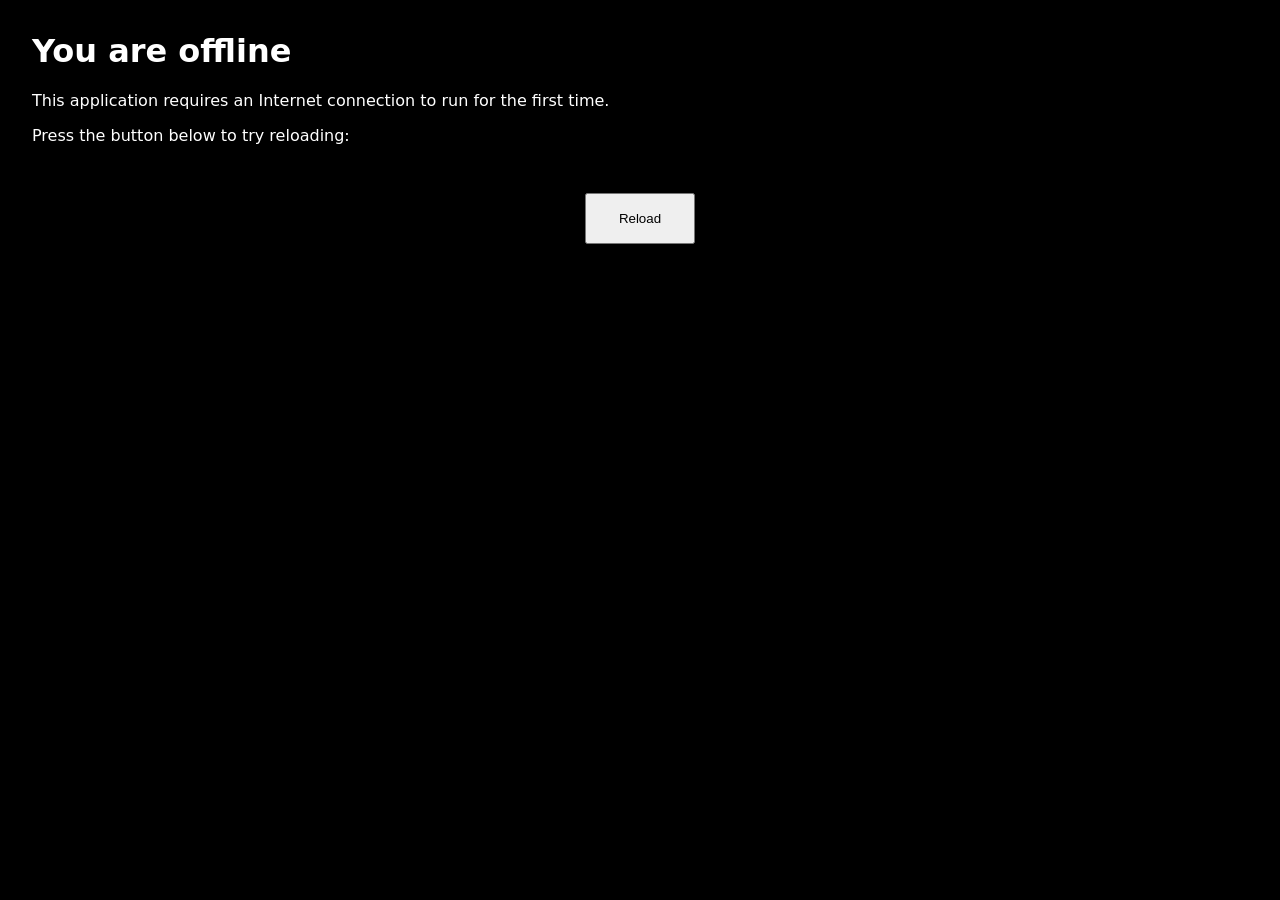
<file: gioca/index.offline.html>
<!DOCTYPE html>
<html lang="en">
	<head>
		<meta charset="utf-8">
		<meta http-equiv="X-UA-Compatible" content="IE=edge">
		<meta name="viewport" content="width=device-width, initial-scale=1">
		<title>You are offline</title>
		<style>
html {
	background-color: #000000;
	color: #ffffff;
}

body {
	font-family: system-ui, -apple-system, "Segoe UI", Roboto, "Helvetica Neue", Arial, "Noto Sans", sans-serif, "Apple Color Emoji", "Segoe UI Emoji", "Segoe UI Symbol", "Noto Color Emoji";
	margin: 2rem;
}

p {
	margin-block: 1rem;
}

button {
	display: block;
	padding: 1rem 2rem;
	margin: 3rem auto 0;
}
		</style>
	</head>
	<body>
		<h1>You are offline</h1>
		<p>This application requires an Internet connection to run for the first time.</p>
		<p>Press the button below to try reloading:</p>
		<button type="button">Reload</button>
		<script>
document.querySelector('button').addEventListener('click', () => {
	window.location.reload();
});
		</script>
	</body>
</html>
</file>
<file: css/style.css>
/* Eklesion - sito. Stile «Marmo e Cielo»: cielo blu notte, marmo crema, oro. */
@font-face { font-family: "Lilita One"; src: url("../fonts/LilitaOne-Regular.ttf") format("truetype"); font-display: swap; }
@font-face { font-family: "Nunito"; src: url("../fonts/Nunito-Variable.ttf") format("truetype"); font-weight: 200 1000; font-style: normal; font-display: swap; }
@font-face { font-family: "Nunito"; src: url("../fonts/Nunito-Italic-Variable.ttf") format("truetype"); font-weight: 200 1000; font-style: italic; font-display: swap; }

:root {
  --navy: #0f2557;
  --navy-2: #13306b;
  --sky: #4a76b8;
  --sky-2: #6e97cf;
  --gold: #e0a43a;
  --gold-d: #b9801f;
  --gold-l: #ffd98a;
  --marble: #f6f0e2;
  --marble-2: #ece3cf;
  --ink: #1b2a4a;
  --ink-soft: #4b5a7a;
  --red: #b23a3a;
  --green: #3e9a5e;
  --purple: #7a64b8;
  --radius: 22px;
  --shadow: 0 10px 30px rgba(8, 20, 50, .28);
  --max: 1120px;
}
* { box-sizing: border-box; }
html { scroll-behavior: smooth; -webkit-text-size-adjust: 100%; }
body {
  margin: 0; font-family: "Nunito", system-ui, sans-serif; font-size: 18px; line-height: 1.6; color: var(--ink);
  background: var(--marble); overflow-x: clip;
}
img { max-width: 100%; display: block; }
a { color: var(--navy-2); }
h1, h2, h3, h4 { font-family: "Lilita One", "Nunito", sans-serif; font-weight: 400; line-height: 1.12; margin: 0 0 .5em; letter-spacing: .01em; }
h1 { font-size: clamp(2.6rem, 6vw, 4.6rem); }
h2 { font-size: clamp(2rem, 4vw, 3rem); }
h3 { font-size: 1.5rem; }
p { margin: 0 0 1em; }
.wrap { width: min(var(--max), 100% - 40px); margin-inline: auto; }
.center { text-align: center; }
.lead { font-size: 1.25rem; color: inherit; opacity: .92; max-width: 46rem; }
.center .lead { margin-inline: auto; }

/* ---------- barra in alto ---------- */
.nav { position: sticky; top: 0; z-index: 50; background: rgba(15, 37, 87, .92); backdrop-filter: blur(10px); border-bottom: 2px solid var(--gold-d); }
.nav .wrap { display: flex; align-items: center; gap: 22px; height: 66px; }
.brand { display: flex; align-items: center; gap: 10px; text-decoration: none; color: var(--gold-l); font-family: "Lilita One", sans-serif; font-size: 1.6rem; letter-spacing: .04em; }
.brand img { width: 40px; height: 40px; }
.nav ul { display: flex; gap: 6px; list-style: none; margin: 0 0 0 auto; padding: 0; align-items: center; }
.nav a.l { white-space: nowrap; color: #dbe6ff; text-decoration: none; padding: 8px 14px; border-radius: 999px; font-weight: 700; font-size: .98rem; }
.nav a.l:hover, .nav a.l.on { background: rgba(255, 255, 255, .13); color: #fff; }
.nav .soc { display: flex; gap: 6px; margin: 0 4px; }
.soc-ico { width: 38px; height: 38px; border-radius: 50%; display: grid; place-items: center; background: rgba(255, 255, 255, .13); color: #fff; transition: background .15s, transform .15s; }
.soc-ico:hover { background: var(--gold); color: #3a2606; transform: translateY(-2px); }
.soc-ico svg { width: 20px; height: 20px; }
.burger { display: none; margin-left: auto; background: none; border: 0; color: #fff; font-size: 1.9rem; cursor: pointer; }
@media (max-width: 1290px) {
  .burger { display: block; }
  .nav ul { position: absolute; top: 66px; left: 0; right: 0; flex-direction: column; background: var(--navy); padding: 12px 20px 20px; display: none; margin: 0; gap: 4px; border-bottom: 2px solid var(--gold-d); }
  .nav ul.open { display: flex; }
  .nav a.l { display: block; width: 100%; padding: 12px 14px; }
}

/* ---------- pulsanti ---------- */
.btn {
  display: inline-flex; align-items: center; justify-content: center; gap: 8px; font-family: "Nunito", sans-serif; font-weight: 900; font-size: 1.05rem;
  text-decoration: none; padding: 14px 28px; border-radius: 999px; border: 0; cursor: pointer; color: #3a2606;
  background: linear-gradient(#ffd98a, var(--gold) 55%, var(--gold-d)); box-shadow: 0 4px 0 #8a5d12, 0 10px 20px rgba(0, 0, 0, .25);
  transition: transform .12s, box-shadow .12s;
}
.btn:hover { transform: translateY(-2px); box-shadow: 0 6px 0 #8a5d12, 0 14px 24px rgba(0, 0, 0, .28); }
.btn:active { transform: translateY(3px); box-shadow: 0 1px 0 #8a5d12; }
.btn.alt { color: #fff; background: linear-gradient(#8ea4e8, #6a7fcf 55%, #4d60ad); box-shadow: 0 4px 0 #33437f, 0 10px 20px rgba(0, 0, 0, .25); }
.btn.alt:hover { box-shadow: 0 6px 0 #33437f, 0 14px 24px rgba(0, 0, 0, .28); }
.btn.sm { padding: 9px 18px; font-size: .92rem; }
.btn.line { background: transparent; color: #fff; border: 2px solid rgba(255, 255, 255, .55); box-shadow: none; }
.btn.line:hover { background: rgba(255, 255, 255, .12); box-shadow: none; }

/* ---------- sezioni ---------- */
section { padding: 84px 0; position: relative; }
.sky { color: #fff; background: radial-gradient(1200px 520px at 50% -8%, rgba(255, 244, 214, .55), rgba(255, 244, 214, 0) 60%), linear-gradient(#173a7c 0%, #2c5aa3 55%, #5f8cc9 100%); }
.sky h2, .sky h3 { color: var(--gold-l); text-shadow: 0 2px 0 rgba(10, 25, 60, .5); }
.deep { color: #fff; background: linear-gradient(#0f2557, #173a7c); }
.deep h2, .deep h3 { color: var(--gold-l); }
.paper { background: var(--marble); }
.paper2 { background: var(--marble-2); }
.eyebrow { display: inline-block; font-weight: 900; text-transform: uppercase; letter-spacing: .16em; font-size: .8rem; color: var(--gold-d); margin-bottom: 8px; }
.sky .eyebrow, .deep .eyebrow { color: var(--gold-l); }
.sect-head { margin-bottom: 44px; }

/* ---------- hero ---------- */
.hero { padding: 70px 0 90px; overflow: hidden; }
.hero .wrap { display: grid; grid-template-columns: 1.1fr .9fr; gap: 40px; align-items: center; }
.hero h1 { color: var(--gold-l); text-shadow: 0 3px 0 rgba(10, 25, 60, .55); margin-bottom: .25em; }
.hero h1 small { display: block; font-family: "Nunito", sans-serif; font-weight: 900; font-size: 1.15rem; letter-spacing: .02em; color: #fff; text-shadow: none; margin-top: 10px; }
.hero .cta { display: flex; gap: 14px; flex-wrap: wrap; margin-top: 26px; }
.hero .note { font-size: .92rem; opacity: .85; margin-top: 16px; }
.hero-art { position: relative; min-height: 560px; display: flex; align-items: center; justify-content: center; }
.hero-art .halo { position: absolute; width: 520px; height: 520px; border-radius: 50%; background: radial-gradient(circle, rgba(255, 224, 150, .8), rgba(255, 224, 150, 0) 68%); }
.hero-art .phone { position: relative; width: 270px; z-index: 2; transform: rotate(-3deg); }
.hero-art .fc { position: absolute; width: 170px; z-index: 3; filter: drop-shadow(0 12px 18px rgba(0, 0, 0, .4)); transition: transform .3s; }
.hero-art .fc.a { left: -6px; top: 70px; transform: rotate(-12deg); }
.hero-art .fc.b { right: -10px; top: 20px; transform: rotate(9deg); }
.hero-art .fc.c { right: 0; bottom: 20px; transform: rotate(-5deg); width: 150px; }
.hero-art:hover .fc.a { transform: rotate(-16deg) translateY(-6px); }
.hero-art:hover .fc.b { transform: rotate(13deg) translateY(-6px); }
@media (max-width: 900px) {
  .hero .wrap { grid-template-columns: 1fr; }
  .hero-art { min-height: 460px; }
  .hero-art .fc { width: 120px; } .hero-art .fc.c { width: 110px; }
  .hero-art .phone { width: 220px; }
}

/* ---------- telefono ---------- */
.phone { background: #0b1737; border-radius: 34px; padding: 9px; box-shadow: var(--shadow), 0 0 0 2px #2d3f73 inset; }
.phone img { border-radius: 26px; width: 100%; height: auto; }

/* ---------- numeri ---------- */
.stats { padding: 0; margin-top: -42px; z-index: 5; }
.stats ul { display: grid; grid-template-columns: repeat(4, 1fr); gap: 0; list-style: none; padding: 0; margin: 0; background: var(--marble); border: 3px solid var(--gold); border-radius: var(--radius); box-shadow: var(--shadow); overflow: hidden; }
.stats li { padding: 22px 12px; text-align: center; border-right: 1px solid rgba(185, 128, 31, .35); }
.stats li:last-child { border-right: 0; }
.stats b { display: block; font-family: "Lilita One", sans-serif; font-weight: 400; font-size: 2.4rem; color: var(--navy-2); line-height: 1; }
.stats span { font-size: .9rem; color: var(--ink-soft); font-weight: 700; }
@media (max-width: 700px) { .stats ul { grid-template-columns: repeat(2, 1fr); } .stats li:nth-child(2) { border-right: 0; } .stats li:nth-child(-n+2) { border-bottom: 1px solid rgba(185, 128, 31, .35); } }

/* ---------- riquadri ---------- */
.cols { display: grid; gap: 24px; }
.cols.c3 { grid-template-columns: repeat(3, 1fr); }
.cols.c2 { grid-template-columns: repeat(2, 1fr); }
.cols.c4 { grid-template-columns: repeat(4, 1fr); }
@media (max-width: 900px) { .cols.c3, .cols.c4 { grid-template-columns: 1fr 1fr; } }
@media (max-width: 620px) { .cols.c3, .cols.c2, .cols.c4 { grid-template-columns: 1fr; } }
.card-box { background: #fff9ec; border: 2px solid #e5d4a6; border-radius: var(--radius); padding: 26px; box-shadow: 0 6px 18px rgba(80, 60, 20, .12); }
.card-box h3 { color: var(--navy-2); }
.card-box .ico { width: 54px; height: 54px; border-radius: 16px; display: grid; place-items: center; font-size: 1.8rem; background: linear-gradient(#ffd98a, var(--gold)); margin-bottom: 14px; box-shadow: 0 3px 0 var(--gold-d); }
.sky .card-box, .deep .card-box { color: var(--ink); }

/* ---------- fasi del turno ---------- */
.phases { display: grid; grid-template-columns: repeat(5, 1fr); gap: 14px; counter-reset: ph; list-style: none; padding: 0; margin: 0; }
.phases li { position: relative; background: rgba(255, 255, 255, .13); border: 2px solid rgba(255, 255, 255, .35); border-radius: 20px; padding: 40px 16px 18px; counter-increment: ph; }
.phases li::before { content: counter(ph); position: absolute; top: -18px; left: 50%; translate: -50% 0; width: 40px; height: 40px; border-radius: 50%; display: grid; place-items: center; font-family: "Lilita One", sans-serif; font-size: 1.4rem; color: #3a2606; background: linear-gradient(#ffd98a, var(--gold)); box-shadow: 0 3px 0 var(--gold-d); }
.phases h3 { font-size: 1.15rem; color: var(--gold-l); margin-bottom: .3em; }
.phases p { font-size: .93rem; margin: 0; line-height: 1.45; }
@media (max-width: 960px) { .phases { grid-template-columns: 1fr 1fr; gap: 30px 14px; } }
@media (max-width: 560px) { .phases { grid-template-columns: 1fr; } }

/* ---------- carte in evidenza ---------- */
.fan { display: flex; justify-content: center; gap: 0; padding: 20px 0 10px; flex-wrap: wrap; }
.fan img { width: 205px; margin: 0 -2px; filter: drop-shadow(0 12px 14px rgba(0, 0, 0, .35)); transition: transform .25s; }
.fan img:nth-child(odd) { transform: rotate(-4deg); }
.fan img:nth-child(even) { transform: rotate(4deg) translateY(10px); }
.fan img:hover { transform: translateY(-14px) rotate(0) scale(1.06); z-index: 5; }
@media (max-width: 760px) { .fan img { width: 140px; margin: 0 -10px; } }

/* ---------- modalita' ---------- */
.mode { display: grid; grid-template-columns: 220px 1fr; gap: 30px; align-items: center; padding: 30px; border-radius: var(--radius); margin-bottom: 26px; color: #fff; box-shadow: var(--shadow); }
.mode:nth-child(even) { grid-template-columns: 1fr 220px; }
.mode:nth-child(even) .phone { order: 2; }
.mode h3 { color: #fff; font-size: 2rem; text-shadow: 0 2px 0 rgba(0, 0, 0, .25); }
.mode .tag { display: inline-block; background: rgba(255, 255, 255, .22); border-radius: 999px; padding: 3px 12px; font-size: .82rem; font-weight: 800; margin: 0 6px 10px 0; }
.mode ul { padding-left: 1.2em; margin: .4em 0 0; }
.mode.purple { background: linear-gradient(135deg, #8a63b8, #5d3f93); }
.mode.blue { background: linear-gradient(135deg, #4f86c6, #2c5aa3); }
.mode.green { background: linear-gradient(135deg, #3e9a6e, #276a4c); }
.mode.orange { background: linear-gradient(135deg, #e0a43a, #b9731f); }
.mode.lav { background: linear-gradient(135deg, #8a90d6, #5d63ad); }
@media (max-width: 760px) { .mode, .mode:nth-child(even) { grid-template-columns: 1fr; } .mode .phone { max-width: 230px; margin-inline: auto; order: 0 !important; } }

/* ---------- galleria schermate ---------- */
.shots { display: flex; gap: 22px; overflow-x: auto; padding: 14px 20px 30px; scroll-snap-type: x mandatory; -webkit-overflow-scrolling: touch; }
.shots figure { flex: 0 0 auto; margin: 0; width: 230px; scroll-snap-align: center; text-align: center; }
.shots figcaption { margin-top: 12px; font-weight: 800; color: var(--gold-l); }

/* ---------- carta in pagina Carte ---------- */
.tools { display: flex; gap: 12px; flex-wrap: wrap; align-items: center; justify-content: center; margin-bottom: 22px; }
.tools input[type=search] { font: inherit; padding: 12px 20px; border-radius: 999px; border: 2px solid #d7c391; background: #fffdf7; width: min(420px, 100%); }
.chips { display: flex; gap: 8px; flex-wrap: wrap; justify-content: center; margin-bottom: 14px; }
.chip { font: inherit; font-weight: 800; font-size: .92rem; padding: 8px 16px; border-radius: 999px; cursor: pointer; border: 2px solid #d7c391; background: #fffdf7; color: var(--ink); }
.chip:hover { border-color: var(--gold); }
.chip.on { background: linear-gradient(#ffd98a, var(--gold)); border-color: var(--gold-d); color: #3a2606; }
.count { text-align: center; color: var(--ink-soft); font-weight: 700; margin-bottom: 18px; }
.grid { display: grid; grid-template-columns: repeat(auto-fill, minmax(190px, 1fr)); gap: 22px; }
.tile { border: 0; background: none; padding: 0; cursor: pointer; transition: transform .18s; }
.tile img { width: 100%; height: auto; filter: drop-shadow(0 8px 10px rgba(40, 30, 10, .3)); }
.tile:hover { transform: translateY(-6px) scale(1.03); }
.tile:focus-visible { outline: 3px solid var(--gold); border-radius: 14px; }
.modal { position: fixed; inset: 0; z-index: 100; display: none; background: rgba(6, 14, 38, .82); padding: 18px; overflow: auto; }
.modal.open { display: flex; }
.modal .box { margin: auto; }
.modal .box { display: grid; grid-template-columns: 320px 1fr; gap: 30px; background: var(--marble); border: 4px solid var(--gold); border-radius: 26px; padding: 26px; max-width: 860px; width: 100%; position: relative; box-shadow: 0 20px 60px rgba(0, 0, 0, .5); }
.modal .box img { width: 100%; filter: drop-shadow(0 10px 14px rgba(0, 0, 0, .35)); }
.modal h3 { font-size: 2rem; color: var(--navy-2); }
.modal .x { position: absolute; top: 10px; right: 14px; border: 0; background: none; font-size: 2rem; cursor: pointer; color: var(--ink-soft); }
.badges { display: flex; gap: 8px; flex-wrap: wrap; margin-bottom: 14px; }
.badge { padding: 3px 12px; border-radius: 999px; font-weight: 800; font-size: .82rem; background: var(--navy-2); color: #fff; }
.badge.r-C { background: #7e8a99; } .badge.r-R { background: #3b82d6; } .badge.r-L { background: #d9a21e; color: #2c1d00; } .badge.r-M { background: #3e9a5e; }
.ab { background: #fff9ec; border: 2px solid #e5d4a6; border-radius: 16px; padding: 12px 16px; margin-bottom: 10px; }
.ab b { color: var(--navy-2); }
.cost { display: inline-flex; gap: 4px; vertical-align: middle; margin-left: 6px; }
.cost i { width: 16px; height: 16px; border-radius: 50%; display: inline-block; border: 2px solid rgba(0, 0, 0, .25); }
.m-sportivo { background: #e07a2a; } .m-creativo { background: #4cae5b; } .m-musicale { background: #8c5ec9; } .m-ristoro { background: #3aa3c8; } .m-any { background: #c9c2b0; }
@media (max-width: 720px) { .modal .box { grid-template-columns: 1fr; } .modal .box img { max-width: 260px; margin-inline: auto; } }

/* ---------- regole ---------- */
.doc { display: grid; grid-template-columns: 250px minmax(0, 1fr); gap: 50px; align-items: start; }
.doc > * { min-width: 0; }
.toc { position: sticky; top: 90px; background: #fff9ec; border: 2px solid #e5d4a6; border-radius: 20px; padding: 18px 20px; font-weight: 800; }
.toc a { display: block; text-decoration: none; padding: 5px 0; color: var(--navy-2); font-size: .98rem; }
.toc a:hover { color: var(--gold-d); }
.doc article h2 { font-size: 2.1rem; color: var(--navy-2); margin-top: 1.6em; padding-top: 10px; border-top: 3px solid var(--gold); }
.doc article h2:first-child { margin-top: 0; border-top: 0; padding-top: 0; }
.doc h3 { color: var(--navy-2); margin-top: 1.2em; }
.invito { display: flex; gap: 16px; align-items: center; flex-wrap: wrap; background: #fff1c9; border: 3px solid var(--gold); border-radius: 18px; padding: 16px 20px; margin: 0 0 30px; color: #3a2a0a; box-shadow: 0 5px 14px rgba(80, 60, 20, .16); }
.invito .chiave { font-size: 2.4rem; line-height: 1; }
.invito .testo { flex: 1; min-width: 240px; }
.invito .testo b.t { display: block; font-size: 1.25rem; color: var(--navy-2); margin-bottom: 4px; }
.invito .testo span { font-size: .98rem; }
.hero .invito-mini .k { font-size: 1.8rem; line-height: 1; flex: none; }
.hero .invito-mini { display: flex; max-width: 560px; gap: 12px; align-items: center; margin-top: 18px; padding: 10px 16px; background: rgba(255, 241, 201, .96); color: #3a2a0a; border: 2px solid var(--gold); border-radius: 14px; font-size: .98rem; text-align: left; }
.hero .invito-mini a { color: var(--navy-2); font-weight: 800; }
.callout { background: #fff1c9; border-left: 6px solid var(--gold); border-radius: 12px; padding: 14px 18px; margin: 18px 0; }
.mats { display: grid; grid-template-columns: repeat(auto-fit, minmax(150px, 1fr)); gap: 14px; margin: 18px 0; }
.mats div { border-radius: 18px; padding: 16px; color: #fff; font-weight: 800; box-shadow: 0 5px 12px rgba(0, 0, 0, .15); }
.mats small { display: block; font-weight: 600; opacity: .95; margin-top: 4px; }
.table { width: 100%; border-collapse: collapse; margin: 14px 0 22px; background: #fffdf7; border-radius: 14px; overflow: hidden; box-shadow: 0 3px 10px rgba(80, 60, 20, .12); }
.table th { background: var(--navy-2); color: #fff; text-align: left; padding: 10px 14px; }
.table td { padding: 10px 14px; border-top: 1px solid #eadfc2; vertical-align: top; }
.board { display: grid; gap: 8px; margin: 22px 0; padding: 18px; border-radius: 20px; background: linear-gradient(#dfe7f6, #c3d3ec); border: 3px solid var(--navy-2); }
.board .row { display: grid; gap: 8px; }
.board .row.r1 { grid-template-columns: 1fr 3fr 1fr; } .board .row.r2 { grid-template-columns: repeat(4, 1fr); } .board .row.r3 { grid-template-columns: 1fr; }
.board .z { border: 2px dashed var(--navy-2); border-radius: 12px; padding: 10px 6px; text-align: center; font-weight: 800; font-size: .9rem; background: rgba(255, 255, 255, .55); color: var(--navy-2); }
.board .z small { display: block; font-weight: 600; color: var(--ink-soft); }
.board .z.g { grid-column: span 1; }
.board .games { display: grid; grid-template-columns: repeat(3, 1fr); gap: 8px; }
@media (max-width: 900px) {
  .doc { grid-template-columns: minmax(0, 1fr); gap: 26px; }
  .toc { position: static; display: flex; flex-wrap: wrap; gap: 4px 16px; padding: 14px 16px; }
  .toc a { padding: 3px 0; font-size: .92rem; }
}
@media (max-width: 600px) {
  .board { padding: 10px; gap: 6px; } .board .z { font-size: .7rem; padding: 7px 2px; border-radius: 9px; } .board .z small { font-size: .62rem; }
  .board .row, .board .games { gap: 5px; }
  .table th, .table td { padding: 8px 10px; font-size: .95rem; }
}

/* ---------- download / faq ---------- */
.steps { counter-reset: st; list-style: none; padding: 0; margin: 0; display: grid; gap: 18px; }
.steps li { counter-increment: st; position: relative; padding: 22px 22px 22px 84px; background: #fff9ec; border: 2px solid #e5d4a6; border-radius: 20px; }
.steps li::before { content: counter(st); position: absolute; left: 22px; top: 18px; width: 46px; height: 46px; border-radius: 50%; display: grid; place-items: center; font-family: "Lilita One", sans-serif; font-size: 1.6rem; color: #3a2606; background: linear-gradient(#ffd98a, var(--gold)); box-shadow: 0 3px 0 var(--gold-d); }
.steps h3 { margin-bottom: .2em; color: var(--navy-2); }
.dl { display: flex; flex-direction: column; align-items: center; text-align: center; background: linear-gradient(#173a7c, #0f2557); border: 4px solid var(--gold); border-radius: 28px; color: #fff; padding: 38px 24px; box-shadow: var(--shadow); }
.dl img { width: 130px; }
.dl h2 { color: var(--gold-l); margin-top: 10px; }
details { background: #fff9ec; border: 2px solid #e5d4a6; border-radius: 16px; padding: 4px 20px; margin-bottom: 12px; }
summary { cursor: pointer; font-weight: 900; padding: 14px 0; list-style: none; color: var(--navy-2); font-size: 1.1rem; }
summary::before { content: "＋"; display: inline-block; width: 1.6em; color: var(--gold-d); }
details[open] summary::before { content: "－"; }
details > div { padding: 0 0 14px 1.6em; }

/* ---------- pie' di pagina ---------- */
.cta-band { text-align: center; padding: 70px 0; }
.cta-band h2 { color: var(--gold-l); }
.foot { background: #0b1b43; color: #b7c6e8; padding: 36px 0; font-size: .95rem; }
.foot .wrap { display: flex; gap: 20px; flex-wrap: wrap; align-items: center; justify-content: space-between; }
.foot a { color: var(--gold-l); }
.foot .brand { font-size: 1.3rem; }
.page-head { padding: 64px 0 50px; text-align: center; }
.page-head h1 { color: var(--gold-l); text-shadow: 0 3px 0 rgba(10, 25, 60, .55); font-size: clamp(2.4rem, 5vw, 3.8rem); }
.page-head p { max-width: 44rem; margin-inline: auto; font-size: 1.2rem; }

/* ---------- animazioni leggere ---------- */
.rise { opacity: 0; transform: translateY(26px); transition: opacity .6s, transform .6s; }
.rise.in { opacity: 1; transform: none; }
@media (prefers-reduced-motion: reduce) { .rise { opacity: 1; transform: none; transition: none; } html { scroll-behavior: auto; } * { transition: none !important; } }

/* ---------- telefono: ritocchi ---------- */
@media (max-width: 760px) {
  body { font-size: 17px; }
  section { padding: 56px 0; }
  .hero { padding: 40px 0 70px; }
  .hero-art { min-height: 380px; }
  .hero-art .halo { width: 360px; height: 360px; }
  .hero-art .phone { width: 190px; }
  .hero-art .fc { width: 100px; } .hero-art .fc.a { left: 2px; top: 56px; } .hero-art .fc.b { right: 2px; top: 10px; } .hero-art .fc.c { width: 92px; right: 6px; bottom: 6px; }
  .hero .cta .btn { flex: 1 1 100%; }
  .stats { margin-top: -30px; } .stats b { font-size: 2rem; } .stats li { padding: 16px 8px; }
  .fan { flex-wrap: nowrap; overflow-x: auto; justify-content: flex-start; padding: 24px 20px 20px; margin-inline: -20px; scroll-snap-type: x mandatory; -webkit-overflow-scrolling: touch; }
  .fan img { width: 170px; flex: 0 0 auto; margin: 0 6px; scroll-snap-align: center; }
  .grid { grid-template-columns: repeat(auto-fill, minmax(140px, 1fr)); gap: 14px; }
  .tools input[type=search] { font-size: 16px; }
  .chip { padding: 7px 13px; font-size: .86rem; }
  .mode { padding: 22px 18px; gap: 18px; } .mode h3 { font-size: 1.7rem; }
  .shots figure { width: 200px; }
  .steps li { padding: 20px 18px 18px 18px; } .steps li::before { position: static; margin-bottom: 8px; }
  .dl { padding: 28px 16px; }
  .cta-band { padding: 50px 0; }
  .page-head { padding: 44px 0 36px; }
  .modal { padding: 10px; } .modal .box { padding: 18px; gap: 16px; } .modal h3 { font-size: 1.6rem; }
  .foot .wrap { flex-direction: column; align-items: flex-start; }
}
</file>
